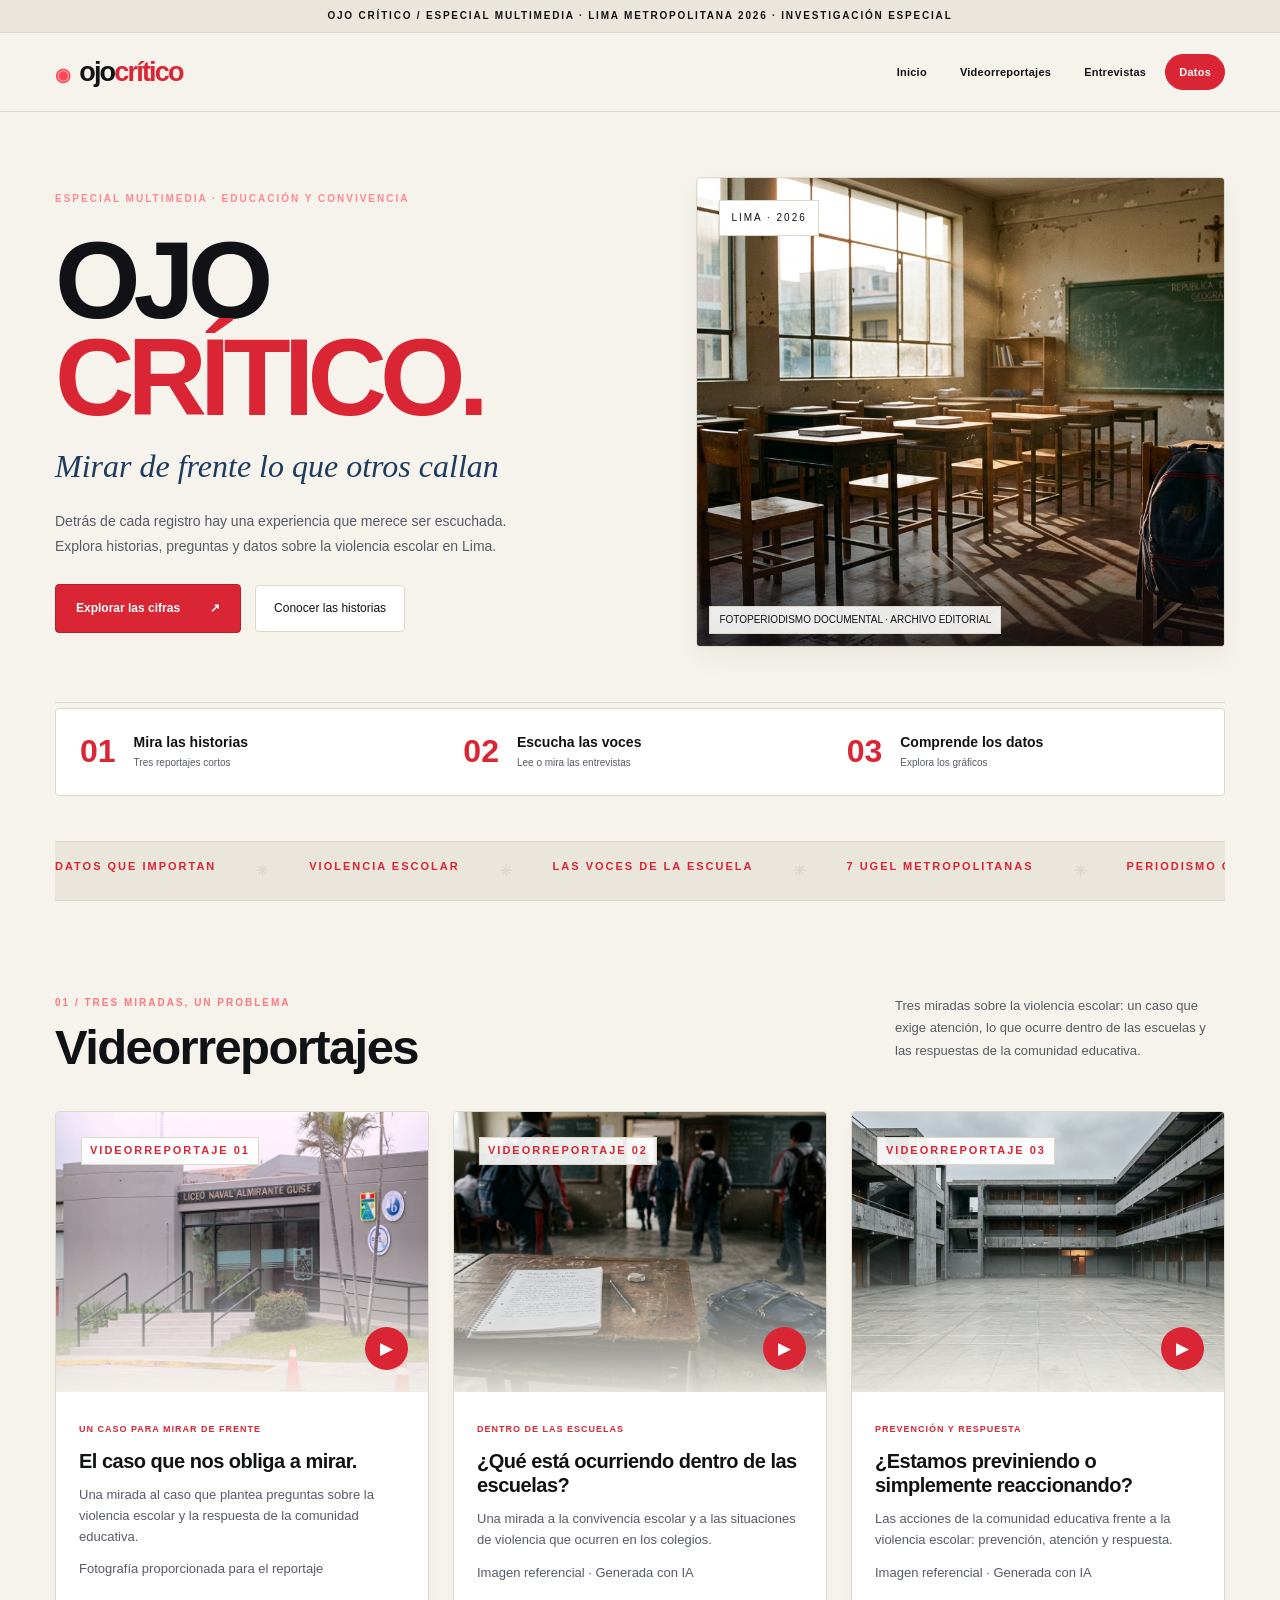
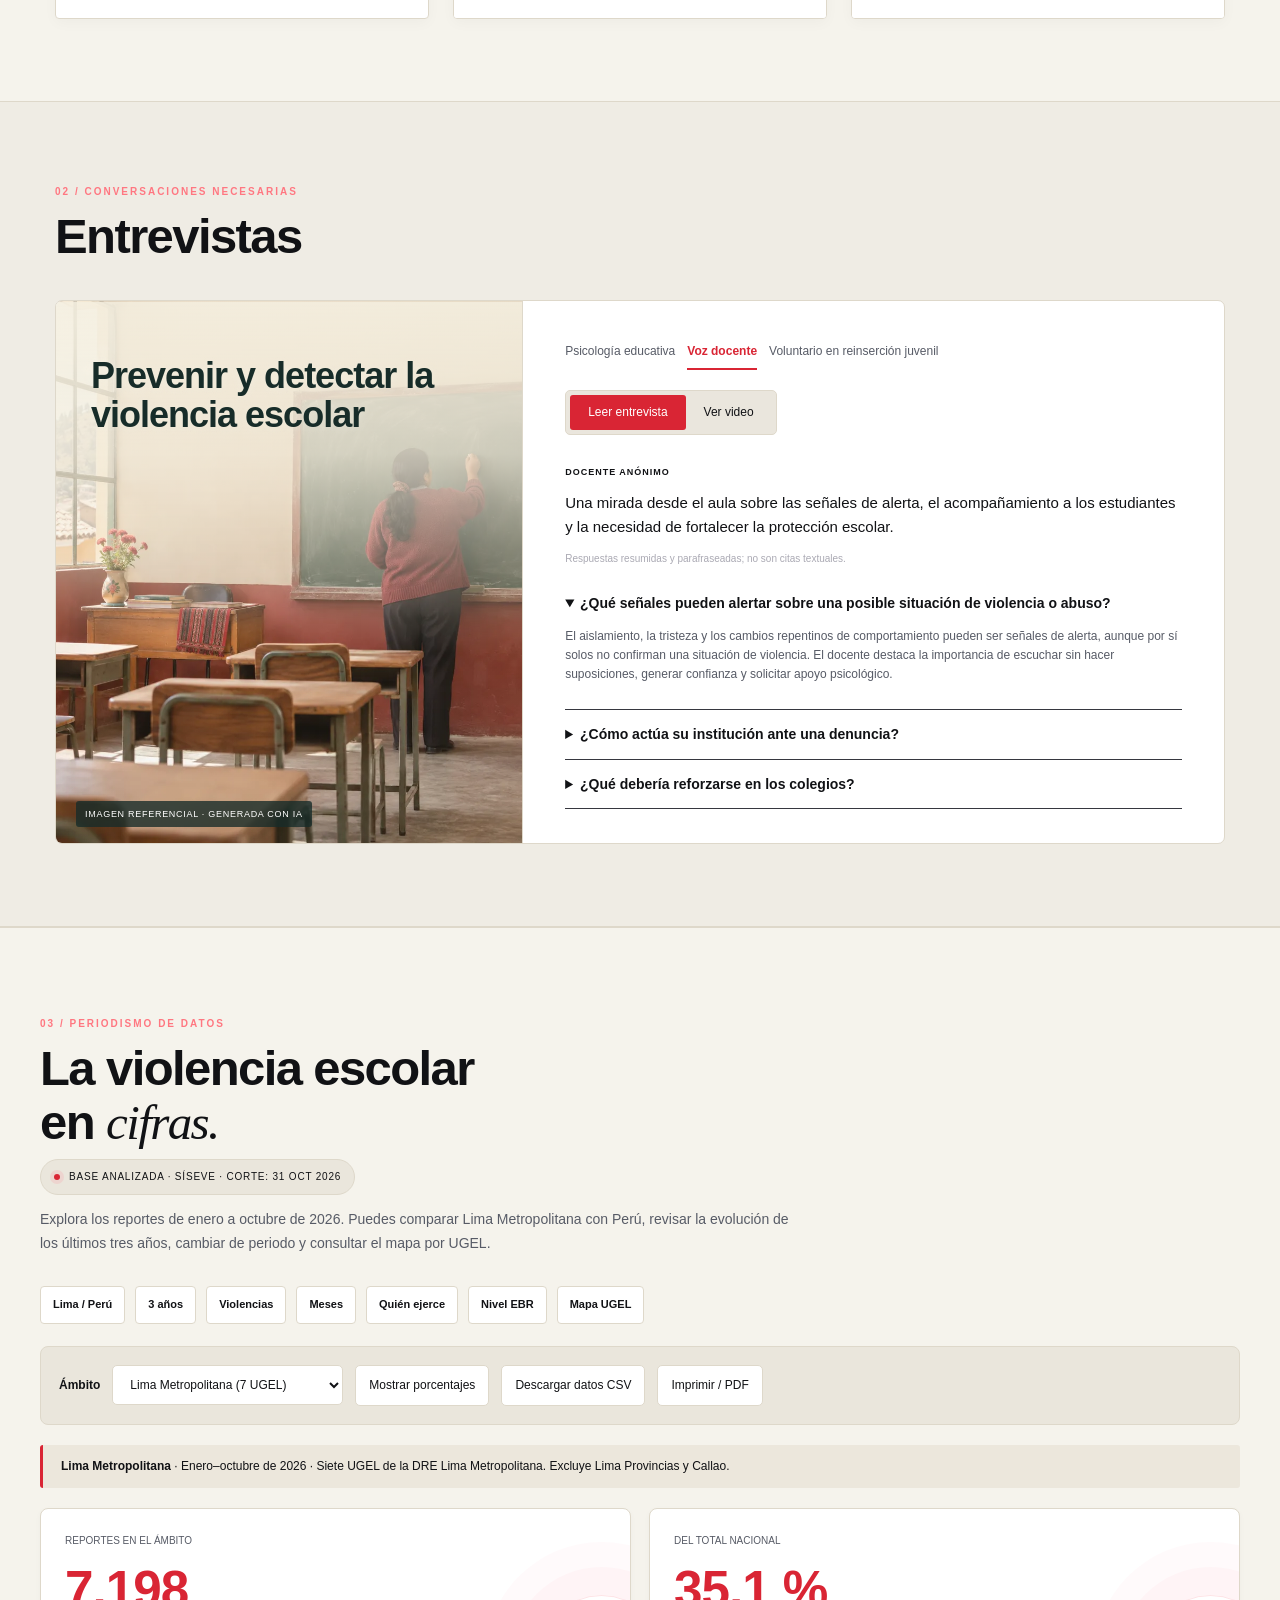
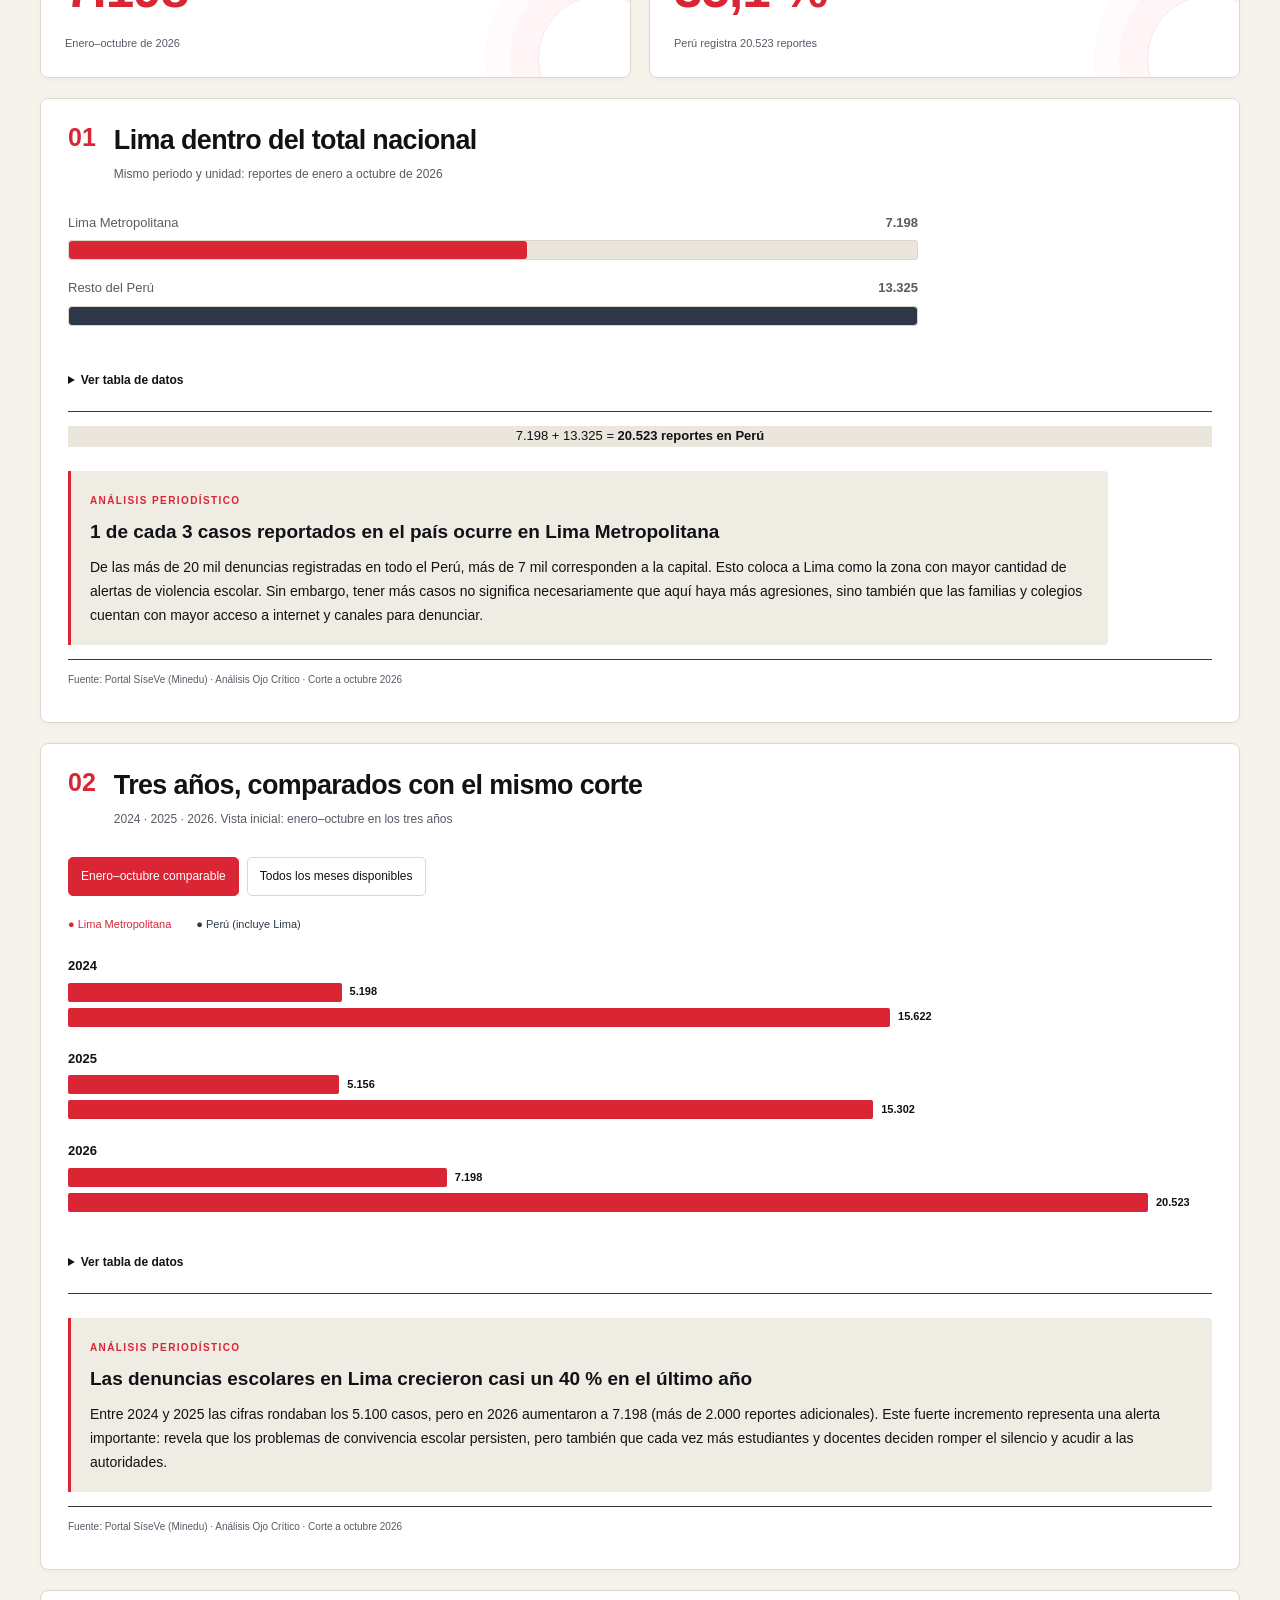
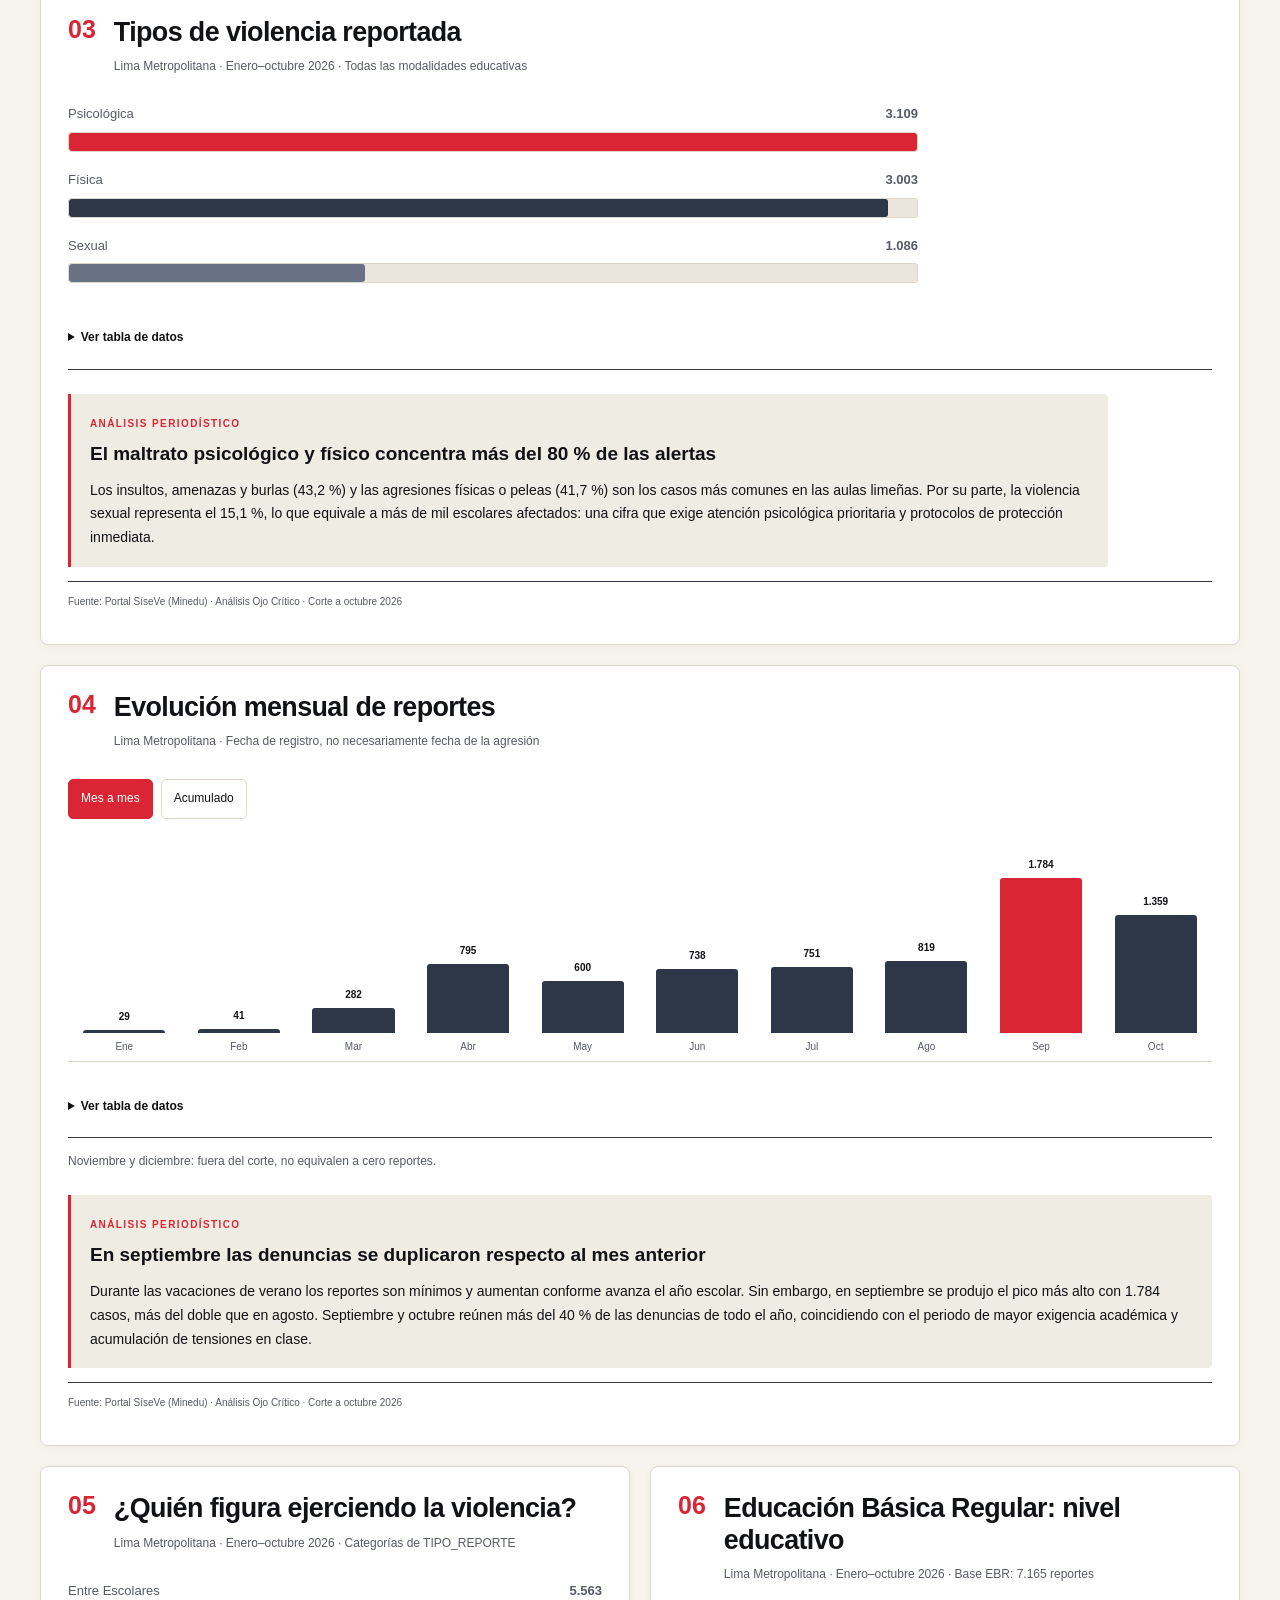
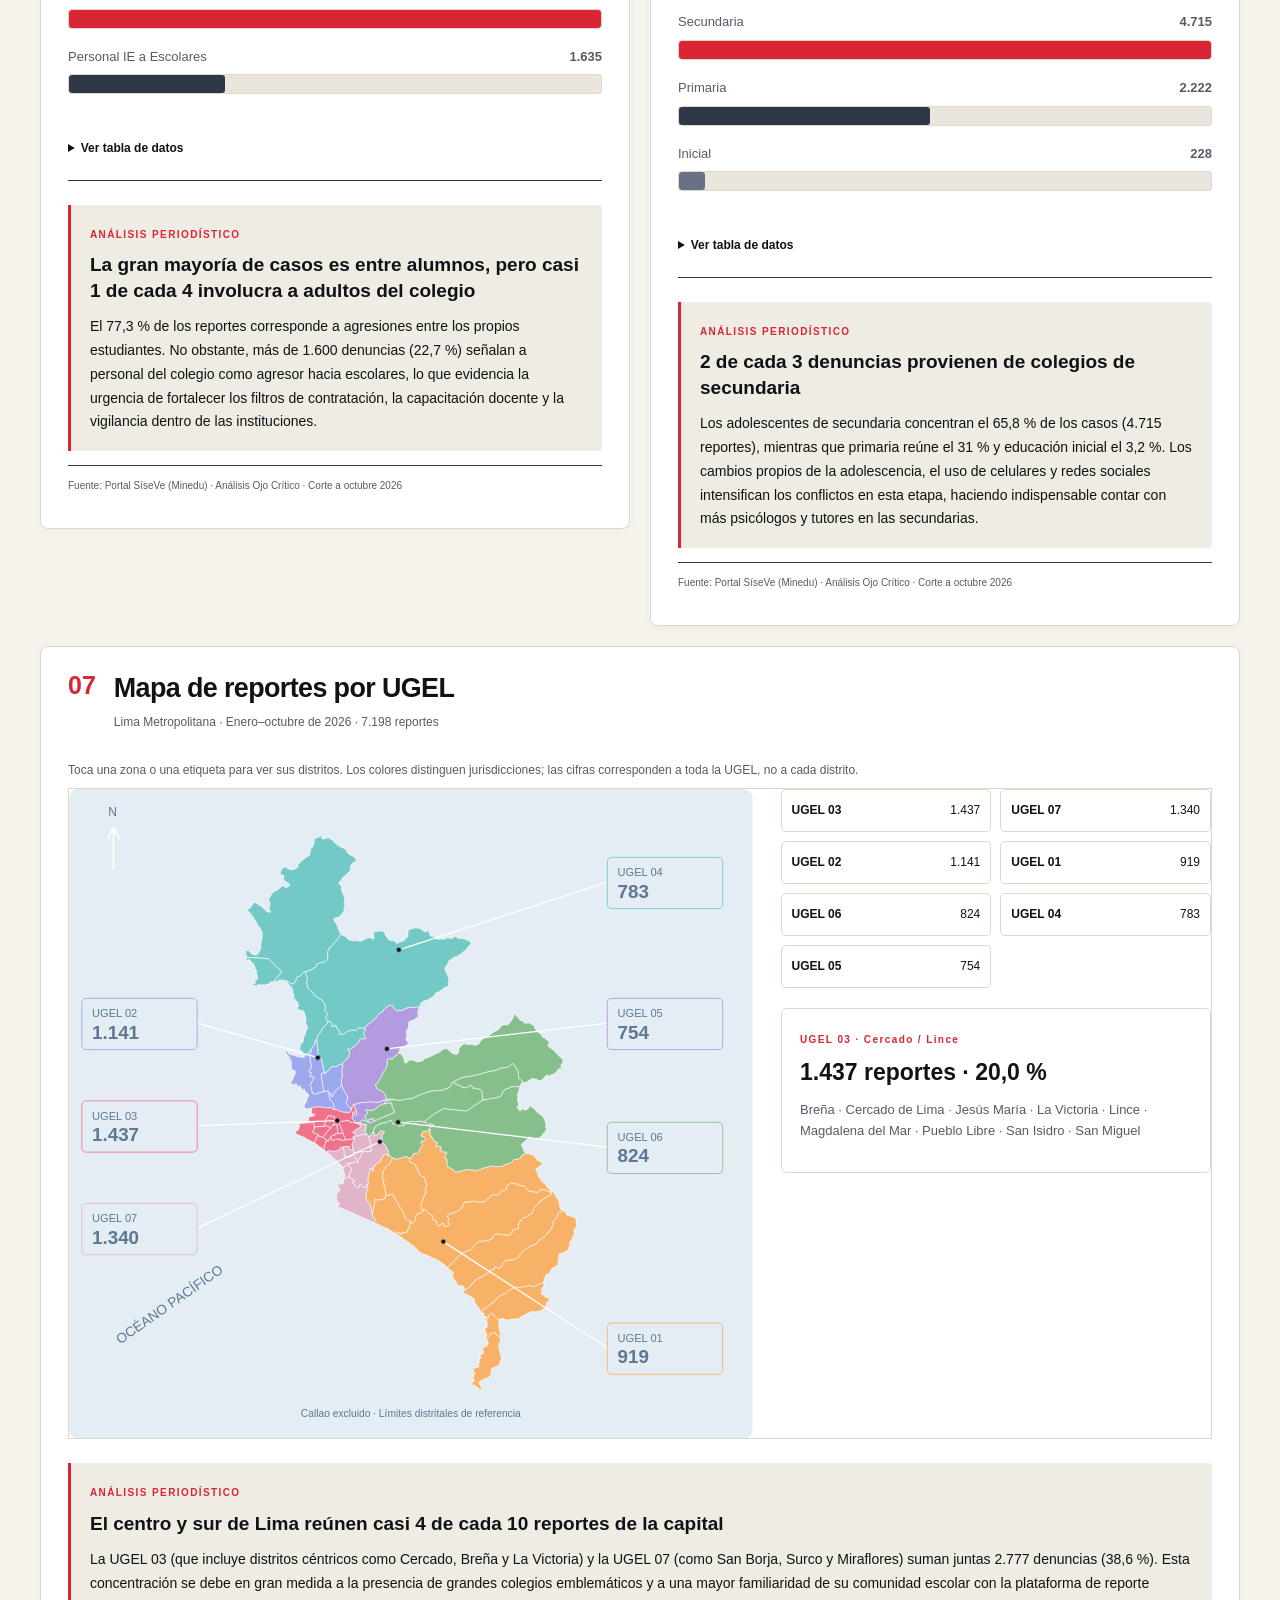
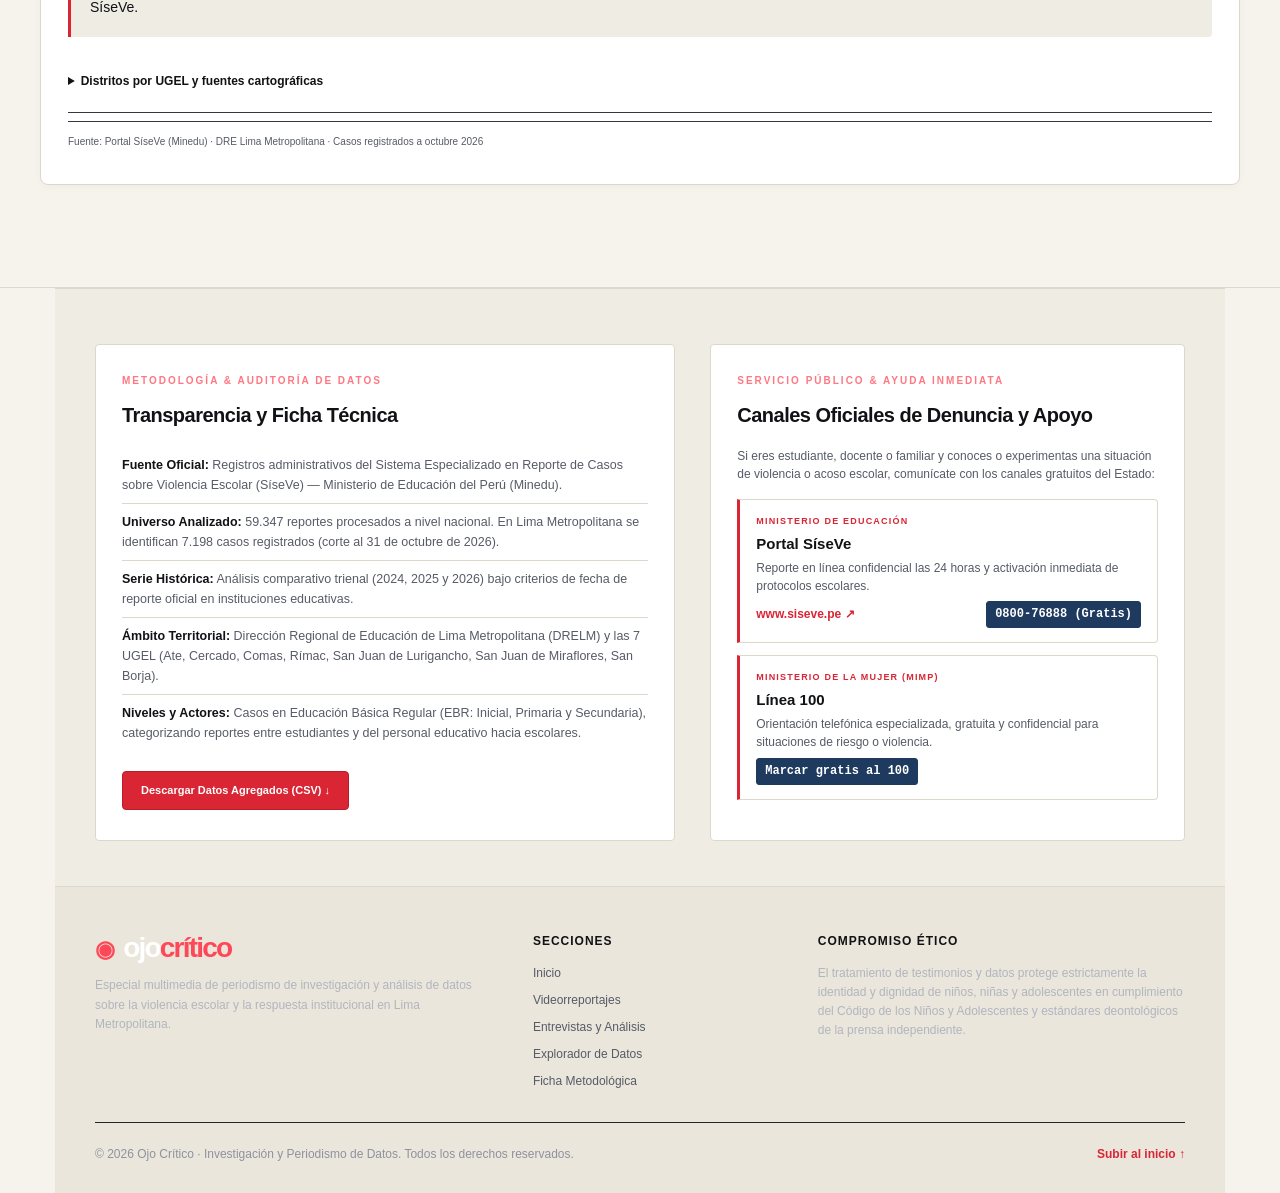
<file: index.html>
﻿<!DOCTYPE html>

<html lang="es"><head><meta charset="utf-8"/><meta content="width=device-width,initial-scale=1" name="viewport"/><title>Ojo Crítico | Violencia escolar en Lima · Especial interactivo</title><style>
:root{--bg:#f6f4ec;--ink:#172c29;--red:#db4933;--lime:#dceaa2;--line:#d7d9ce}*{box-sizing:border-box}html{scroll-behavior:smooth;scroll-padding-top:100px}body{margin:0;color:var(--ink);background:var(--bg);font:15px/1.6 Arial,sans-serif}button,a,select{touch-action:manipulation}a{color:inherit;text-decoration:none}button,select{font:inherit}button{cursor:pointer}button:focus-visible,a:focus-visible,summary:focus-visible{outline:3px solid var(--red);outline-offset:5px}.wrap{max-width:1250px;padding:0 40px;margin:auto}.banner{text-align:center;background:var(--ink);color:#fff;font-size:10px;letter-spacing:1px;padding:8px 15px}.progress{height:3px;position:fixed;top:0;left:0;width:0;background:var(--red);z-index:30}header{background:var(--bg);position:sticky;top:0;z-index:10;border-bottom:1px solid var(--line)}.head{height:86px;display:flex;align-items:center;gap:35px}.logo{font:bold 36px Georgia,serif;letter-spacing:-2px;margin-right:auto;white-space:nowrap}.logo span{color:var(--red)}.logo i{font-style:normal;color:var(--red);font-size:28px;margin-right:10px}nav{display:flex;gap:26px;font-size:12px;font-weight:bold}.motion{border:1px solid var(--line);border-radius:30px;background:transparent;padding:8px 12px;font-size:10px}.hero{padding:55px 0 45px;display:grid;grid-template-columns:1.1fr 1fr;gap:50px;align-items:center}.eyebrow{font-size:10px;font-weight:bold;text-transform:uppercase;letter-spacing:2px;color:var(--red)}h1{font-size:clamp(48px,5.9vw,78px);line-height:1.01;letter-spacing:-4px;font-weight:800;margin:22px 0}h1 em{font:italic 1.05em Georgia,serif;color:var(--red);letter-spacing:-4px}.lead{font-size:17px;line-height:1.7;max-width:470px;color:#52615a}.button{display:inline-flex;gap:30px;align-items:center;background:var(--red);color:#fff;border:0;border-radius:4px;padding:14px 20px;font-size:12px;font-weight:bold}.hero .button{margin:15px 0 20px}.mini{font-size:10px;color:#65736b;line-height:1.6}.art{position:relative;border-radius:120px 5px 5px 5px;background:#ced6bd;overflow:hidden;height:430px}.art svg{width:100%;height:100%;object-fit:cover}.art-label{position:absolute;bottom:22px;left:22px;right:22px;color:white;font-size:10px}.float{position:absolute;top:40px;right:20px;max-width:190px;padding:18px 22px;background:var(--lime);border-radius:4px;transform:rotate(5deg);font-size:21px;font-weight:bold;line-height:1.15;animation:float 5s ease-in-out infinite}.float span{font-size:10px;display:block;margin-top:12px;letter-spacing:1px}.route{display:grid;grid-template-columns:repeat(3,1fr);border-block:1px solid var(--ink);padding:20px 0;gap:30px}.route a{display:flex;gap:18px;align-items:center;font-size:12px}.route b{font:italic 32px Georgia,serif;color:var(--red)}.route strong{display:block;font-size:14px}.route small{color:#647068}.section{padding:66px 0}.section-top{display:flex;align-items:end;justify-content:space-between;gap:30px;margin-bottom:30px}h2{font-size:43px;line-height:1.09;letter-spacing:-1.6px;margin:10px 0 0}h2 em{font-family:Georgia,serif;font-weight:normal}p{margin:12px 0}.section-top p{max-width:330px;font-size:13px;color:#617067}.cards{display:grid;grid-template-columns:repeat(3,1fr);gap:24px}.film{border:1px solid var(--line);border-radius:6px;overflow:hidden;background:#fffdf7}.poster{height:230px;position:relative;overflow:hidden;padding:25px;background:#d9e6b1;color:var(--ink);display:flex;flex-direction:column;justify-content:space-between}.poster .num{font-size:11px;letter-spacing:2px;font-weight:bold}.poster strong{font-size:35px;line-height:1;letter-spacing:-1.5px;position:relative;z-index:2}.poster .symbol{position:absolute;right:12px;top:27px;font-size:140px;line-height:1;color:#65815233;font-weight:bold}.poster.orange{background:#edb49c}.poster.green{background:#294a41;color:#f1f3df}.play{border:0;border-radius:50%;width:43px;height:43px;background:var(--ink);color:#fff;position:absolute;right:20px;bottom:22px;z-index:3;font-size:17px}.green .play{background:var(--lime);color:var(--ink)}.film-body{padding:23px}.film h3{font-size:20px;line-height:1.2;letter-spacing:-.5px;margin:10px 0}.film p{font-size:13px;color:#657269}.tag{font-size:9px;letter-spacing:1px;text-transform:uppercase;font-weight:bold}.film .link{border:0;background:none;color:var(--ink);padding:15px 0 0;font-size:12px;font-weight:bold}.film:hover .symbol{transform:rotate(-8deg) scale(1.07);transition:transform .4s}.explainer{display:flex;align-items:center;justify-content:space-between;gap:30px;background:var(--lime);padding:26px 30px;margin-top:26px;border-radius:6px}.explainer strong{font-size:18px}.explainer p{font-size:12px;margin:4px 0}.steps{display:flex;gap:12px;flex-wrap:wrap}.steps span{font-size:11px;border:1px solid #81905d;padding:7px 12px;border-radius:30px}.interview-section{background:#eaece2}.interview{display:grid;grid-template-columns:.8fr 1.2fr;gap:0;background:var(--bg);border:1px solid var(--line);border-radius:7px;overflow:hidden}.interview-art{background:#d2d9c3;min-height:380px;padding:35px;display:flex;flex-direction:column;justify-content:space-between;position:relative;overflow:hidden}.quote{font:230px/.8 Georgia,serif;color:#6e8261;opacity:.5;position:absolute;top:70px;right:35px}.interview-art h3{font-size:36px;line-height:1.1;position:relative;max-width:290px;letter-spacing:-1px}.interview-main{padding:30px 36px}.person-tabs{display:flex;gap:12px;margin-bottom:20px;flex-wrap:wrap}.person-tabs button{background:none;border:0;border-bottom:2px solid transparent;padding:7px 0;color:#657269;font-size:12px}.person-tabs button[aria-pressed=true]{border-color:var(--red);color:var(--ink);font-weight:bold}.format{display:inline-flex;background:#e5e8dc;border-radius:5px;padding:4px;margin-bottom:18px}.format button{border:0;background:none;padding:8px 18px;font-size:12px;border-radius:3px}.format button[aria-pressed=true]{background:var(--ink);color:white}details{border-bottom:1px solid var(--line);padding:13px 0}summary{cursor:pointer;font-size:14px;font-weight:bold}details p{font-size:12px;color:#617067}.videohold{min-height:190px;background:#243f35;border-radius:5px;display:flex;align-items:center;justify-content:center;flex-direction:column;color:white;text-align:center;padding:20px}.videohold span{font-size:36px;color:var(--lime)}.videohold p{font-size:12px;max-width:290px}.data{background:var(--ink);color:#f5f4eb;padding:65px 0}.data .eyebrow{color:var(--lime)}.data .section-top p{color:#bbc6bd}.demo{color:#eed9b3;border:1px solid #677569;display:inline-block;padding:6px 10px;font-size:10px;border-radius:3px}.dashboard{display:grid;grid-template-columns:.65fr 1.35fr;gap:40px;margin-top:25px}.metric{border-right:1px solid #536458;padding-right:30px}.big{font-size:94px;font-weight:bold;line-height:1.2;letter-spacing:-5px;color:var(--lime)}.metric h3{font-size:18px;margin:0}.metric p{color:#b7c2b8;font-size:12px}.chart-controls{display:flex;justify-content:space-between;gap:15px;align-items:center;margin-bottom:25px;flex-wrap:wrap}.chart-controls .format{margin:0;background:#2c453c}.chart-controls .format button{color:white}.chart-controls .format button[aria-pressed=true]{background:var(--lime);color:var(--ink)}.barrow{margin-bottom:24px}.barlabel{display:flex;justify-content:space-between;font-size:12px;margin-bottom:8px}.track{height:23px;background:#30473e;border-radius:3px;overflow:hidden}.bar{height:100%;width:0;background:var(--lime);border-radius:3px;transition:width 900ms cubic-bezier(.2,.8,.2,1)}.barrow:nth-child(2) .bar{background:#e89c7c}.barrow:nth-child(3) .bar{background:#aebcaf}.chartnote{font-size:11px;color:#bbc5bb;border-top:1px solid #536458;padding-top:16px}.method{margin-top:25px;color:#c7cec2}.method summary{font-size:12px}.method p{color:#c7cec2;max-width:850px;font-size:12px}.closing{display:grid;grid-template-columns:1fr 1fr;gap:70px;padding:55px 0}.closing p{color:#617067;font-size:14px}footer{padding:25px 0;border-top:1px solid var(--line);display:flex;justify-content:space-between;align-items:center;font-size:10px}footer .logo{font-size:28px}.reveal{opacity:1;transform:none}.js .reveal{opacity:0;transform:translateY(18px);transition:opacity .65s,transform .65s}.js .reveal.visible{opacity:1;transform:none}dialog{width:min(800px,calc(100% - 28px));border:0;padding:0;background:var(--bg);border-radius:10px;color:var(--ink)}dialog::backdrop{background:#0b1e19d9}.dialoghead{padding:16px 24px;display:flex;align-items:center;justify-content:space-between;font-size:11px}.close{background:none;border:1px solid var(--line);padding:7px 12px;border-radius:4px}.stage{min-height:330px;background:var(--ink);color:var(--lime);display:flex;flex-direction:column;justify-content:center;align-items:center;text-align:center;padding:35px;position:relative;overflow:hidden}.stage small{letter-spacing:2px;font-size:10px}.stage h3{font-size:48px;line-height:1.05;max-width:620px;margin:24px 0;letter-spacing:-1.5px}.stage p{font-size:15px;color:#d2dac9;max-width:480px}.stage:before{content:'';position:absolute;width:220px;height:220px;border:1px solid #dceaa233;border-radius:50%;left:-100px;top:-70px;animation:ring 6s linear infinite}.stage.swap h3{animation:enter .5s both}.story-controls{padding:20px 24px;display:flex;justify-content:space-between;align-items:center;gap:12px}.story-controls button{border:1px solid var(--line);padding:8px 15px;background:transparent;border-radius:4px;font-size:12px}.story-controls button:disabled{opacity:.35;cursor:default}.dialog-note{padding:0 24px 20px;font-size:11px;color:#617067}.paused *, .paused *:before{animation-play-state:paused!important}.paused{scroll-behavior:auto}.paused .bar,.paused .reveal{transition:none!important}@keyframes float{50%{transform:translateY(-9px) rotate(3deg)}}@keyframes ring{50%{transform:scale(1.5)}}@keyframes enter{from{opacity:0;transform:translateY(25px)}to{opacity:1;transform:none}}@media(prefers-reduced-motion:reduce){html{scroll-behavior:auto}*,*:before{animation:none!important;transition:none!important}.js .reveal{opacity:1;transform:none}}@media(max-width:800px){.wrap{padding:0 22px}.head{height:auto;min-height:75px;flex-wrap:wrap;gap:10px;padding-top:12px;padding-bottom:12px}.logo{font-size:30px}nav{order:3;width:100%;justify-content:space-between;gap:12px;font-size:11px}.motion{font-size:9px}.hero{grid-template-columns:1fr;padding:32px 0;gap:20px}h1{font-size:57px;letter-spacing:-3px}.hero .lead{font-size:15px}.art{height:300px;border-radius:70px 4px 4px 4px}.float{top:20px;max-width:165px;font-size:18px}.route{gap:12px}.route a{display:block}.route b{font-size:24px}.route strong{font-size:12px}.route small{font-size:9px}.section{padding:42px 0}.section-top{display:block}h2{font-size:34px}.cards,.interview,.dashboard,.closing{grid-template-columns:1fr}.cards{gap:22px}.poster{height:220px}.explainer{display:block;padding:22px}.steps{margin-top:15px}.interview-art{min-height:210px;padding:25px}.interview-art h3{font-size:31px;margin:15px 0}.quote{top:15px}.interview-main{padding:24px}.dashboard{gap:25px}.metric{border-right:0;border-bottom:1px solid #536458;padding-bottom:20px}.big{font-size:72px}.data{padding:42px 0}.closing{gap:10px;padding:35px 0}.stage{min-height:300px;padding:25px}.stage h3{font-size:35px}.story-controls{padding:16px;gap:7px}.story-controls button{font-size:10px;padding:8px}footer{gap:20px}.banner{font-size:9px}}

/* Sistema Visual: negro carbón, grises fríos y rojo intenso */
:root{--bg:#101115;--ink:#f2f0ec;--red:#ff4857;--lime:#f24b59;--line:#36373f}
body{background:#121316}
header{background:#101115f5}.banner{background:#08090c;color:#b8b7bf;border-bottom:1px solid #34343c}.motion{color:#dfdde3}.logo{font-family:Arial,sans-serif;font-weight:800;letter-spacing:-1.8px}.logo i{font-size:23px}
.hero{padding:65px 0 55px;gap:60px}h1{font-size:clamp(76px,8.6vw,118px);letter-spacing:-7px;line-height:.88;text-transform:uppercase;margin:25px 0 30px}h1>span{color:var(--red)}h1 .brand-period{color:#f2f0ec}.lead{color:#c1bfc6;font-size:16px}.mini,.route small{color:#aaa9b3}.eyebrow{color:#ff7781}.button{background:#d72c3d;border:1px solid #f45161}.button:hover{background:#ef3b4c}
.art{border-radius:3px;height:450px;background:#23232b;border:1px solid #52505b;box-shadow:20px 20px 0 #571c251f}.art:after{content:'';position:absolute;inset:0;background:linear-gradient(180deg,transparent 45%,#0a0a0eb5);pointer-events:none}.art-label{z-index:1;color:#e0dfe5}.route{border-color:#5a3c43}.route b{font-family:Arial,sans-serif;font-style:normal;font-weight:800}.section-top p{color:#b7b5bf}
.film{background:#1b1c22;border-color:#3b3942;border-radius:3px}.poster{background:#1A1B20;color:#fff}.poster.orange{background:#1A1B20;color:#fff}.poster.green{background:#1A1B20;color:#fff}.poster .symbol{color:#ffffff19}.play,.green .play{background:#ee3c4f;color:#fff;box-shadow:0 0 0 7px #ffffff0a}.film p{color:#b7b5c0}.film .tag{color:#ff8790}.film .link{color:#f2f0ec}.film:hover{border-color:#b74957}.explainer{background:#23181f;border:1px solid #72333e;color:#ece8ed}.steps span{border-color:#86505a;color:#e3d8de}
.interview-section{background:#18191f;border-block:1px solid #34343d}.interview{background:#202127;border-color:#41404a}.interview-art{background:#1E2027;color:#fff}.quote{color:#aa5062}.person-tabs button{color:#bdb8c4}.person-tabs button[aria-pressed=true]{color:#fff}.format{background:#32323d}.format button{color:#ccc8d3}.format button[aria-pressed=true]{background:#ce3044;color:#fff}details p{color:#b8b5c1}.videohold{background:#111217;border:1px solid #48434f}.videohold span{color:#ff6574}
.data{background:#121316;color:#f5f2f4;border-block:1px solid #4c2b36}.data .eyebrow{color:#ff7781}.data .section-top p{color:#bdb8c4}.demo{color:#e5c8ce;border-color:#66434f;background:#351d2722}.metric{border-color:#5a3a47}.big{color:#ff5465}.metric p,.chartnote,.method,.method p{color:#bfb8c6}.chartnote{border-color:#5a3a47}.chart-controls .format{background:#332831}.chart-controls .format button[aria-pressed=true]{background:#d32e45;color:#fff}.track{background:#382a34}.bar{background:#ed4359}.barrow:nth-child(2) .bar{background:#b8869d}.barrow:nth-child(3) .bar{background:#92919e}.closing p{color:#b5b2be}footer{color:#aca8b4}
dialog{background:#202027;color:#eeeaf1;border:1px solid #5d3f4c}.close,.story-controls button{color:#efebf2;border-color:#65505d}.dialog-note{color:#b7b2bf}.stage{background:#17181D;color:#ff596e}.stage p{color:#cdc5d4}.stage:before{border-color:#fa4c6d44}.stage small{color:#c7bfce}
@media(max-width:800px){.hero{padding:35px 0;gap:28px}h1{font-size:clamp(68px,18vw,100px);letter-spacing:-4px}.art{height:320px}.metric{border-bottom-color:#5a3a47}.head{gap:12px}.logo{font-size:28px}}
:root{}
.art{background-image:var(--school-photo-0);background-size:cover;background-position:35% center;min-height:450px}.art:after{background:linear-gradient(180deg,transparent 65%,#0a0a0ec9)}
.poster.photo-classroom{background:#1A1B20}
.poster.orange{background:#1A1B20}
.poster.green{background:#1A1B20}
.poster{background-size:cover;background-position:center;min-height:250px}.poster .num{position:relative;z-index:2;align-self:flex-start;background:#101015b8;padding:5px 9px;border-left:2px solid #ff4857}.poster strong{text-shadow:0 2px 14px #000;color:white}.art-label{background:#0a0a0e85;left:12px;right:auto;max-width:calc(100% - 24px);padding:5px 9px;bottom:12px}
@media(max-width:800px){.art{min-height:310px;height:310px;background-position:center}.poster{min-height:240px}.art-label{font-size:9px}}

/* Compatibility: content remains visible without JS or observers. */
.scene-photo{position:absolute;inset:0;width:100%;height:100%;object-fit:cover;display:block;z-index:0}
.art .scene-photo{object-position:35% center}.art:after{z-index:1}.art-label{z-index:2}
.poster{isolation:isolate}.poster:after{content:"";position:absolute;inset:0;background:linear-gradient(180deg,#08090d33,transparent 30%,#08090de0);z-index:1;pointer-events:none}.poster .num,.poster strong{z-index:2}.poster .play{z-index:3}
.js .reveal,.js .reveal.visible{opacity:1;transform:none}.film .scene-photo{animation:photo-drift 9s ease-in-out infinite alternate}.film:nth-child(2) .scene-photo{animation-delay:-3s}.film:nth-child(3) .scene-photo{animation-delay:-6s}
@keyframes photo-drift{from{transform:scale(1)}to{transform:scale(1.07)}}
.motion-preview{margin-top:25px;border:1px solid #73414f;background:#17121a;min-height:130px;padding:25px;position:relative;overflow:hidden}.motion-preview small{display:block;color:#c8aeb8;font-size:10px;letter-spacing:1px}.motion-preview strong{display:inline-block;color:#ff5c70;font-size:30px;line-height:1.15;margin-top:12px;animation:type-drift 4s ease-in-out infinite alternate}.motion-preview p{font-size:11px;color:#bdb4c2;margin-bottom:0}@keyframes type-drift{from{transform:translateX(0);letter-spacing:-1px}to{transform:translateX(10px);letter-spacing:1px}}
@media(prefers-reduced-motion:reduce){.film .scene-photo,.motion-preview strong{animation:none}}
.slogan{font-family:Georgia,serif;font-style:italic;font-size:clamp(20px,2.1vw,27px);line-height:1.35;color:#f2d5da;margin:0 0 24px;max-width:480px}.hero h1{margin-bottom:20px}
/* Embedded explorer chart styles with namespace */
#dataExplorer, #dataExplorer *{box-sizing:border-box}
#dataExplorer .wrap{max-width:1100px;margin:auto;padding:40px 28px}
#dataExplorer header{border-bottom:1px solid #3b3744;padding-bottom:28px}
#dataExplorer .brand{font-size:20px;font-weight:bold;letter-spacing:-.7px;color:#ff6578}
#dataExplorer .brand span{color:#f4f1f3}
#dataExplorer .eyebrow,#dataExplorer .label{font-size:10px;letter-spacing:1.4px;font-weight:bold;color:#ed8d9d}
#dataExplorer h1{font-size:clamp(34px,5vw,57px);line-height:1.08;letter-spacing:-2px;margin:16px 0}
#dataExplorer h2{font-size:25px;line-height:1.2;margin:0 0 8px;letter-spacing:-.5px}
#dataExplorer h3{font-size:20px;line-height:1.35;margin:8px 0}
#dataExplorer .intro{max-width:780px;color:#bfc0cd}
#dataExplorer .toolbar{display:flex;gap:12px;flex-wrap:wrap;align-items:center;background:#20212a;padding:17px;margin:26px 0;border:1px solid #41404a;border-radius:8px}
#dataExplorer .toolbar label{font-size:12px}
#dataExplorer select,#dataExplorer button{background:#2a2936;border:1px solid #6b606e;color:#fff;padding:9px 12px;border-radius:5px;cursor:pointer;font:inherit;font-size:12px}
#dataExplorer button.active{background:#b52b45;border-color:#ff6578}
#dataExplorer button:focus-visible,#dataExplorer select:focus-visible,#dataExplorer a:focus-visible,#dataExplorer summary:focus-visible,#dataExplorer .baritem:focus-visible{outline:3px solid #c5cce5;outline-offset:3px}
#dataExplorer .scope-note{font-size:12px;color:#c1bfca;border-left:3px solid #ff6578;padding:8px 14px}
#dataExplorer .kpis{display:grid;grid-template-columns:repeat(2,1fr);gap:16px;margin:24px 0}
#dataExplorer .kpis>div{padding:24px;background:#241d28;border:1px solid #4e3441;border-radius:8px}
#dataExplorer .kpis small{display:block;font-size:10px;color:#d1aebb}
#dataExplorer .kpis strong{font-size:40px;display:block;color:#ff8394;letter-spacing:-1px}
#dataExplorer .kpis span{font-size:11px;color:#c3b8c5}
#dataExplorer nav{display:flex;gap:10px;flex-wrap:wrap;margin-top:22px}
#dataExplorer nav a{color:#c8c4d1;font-size:12px;text-decoration:none;border-bottom:1px solid #63535e}
#dataExplorer .card{background:#1b1d26;border:1px solid #3b3d4b;border-radius:10px;padding:30px;margin:24px 0;break-inside:avoid}
#dataExplorer .sectionhead{display:flex;gap:18px;margin-bottom:25px}
#dataExplorer .index{font-size:30px;color:#ff6578;line-height:1;font-weight:bold}
#dataExplorer .sub,#dataExplorer .caveat,#dataExplorer .source{font-size:12px;color:#b7b6c5;margin:8px 0}
#dataExplorer .source{font-size:10px;color:#9295a8;border-top:1px solid #343643;padding-top:12px}
#dataExplorer .analysis{background:#281f2b;border-left:3px solid #e75e7d;padding:20px 24px;margin:24px 0 14px}
#dataExplorer .analysis p{font-size:14px;color:#d6cbd8;margin-bottom:0}
#dataExplorer .bars{margin:25px 0}
#dataExplorer .baritem{position:relative;margin:18px 0}
#dataExplorer .barhead{display:flex;justify-content:space-between;gap:20px;font-size:13px;margin-bottom:7px}
#dataExplorer .track{height:24px;background:#31333f;border-radius:3px;overflow:hidden}
#dataExplorer .track span{display:block;height:100%;border-radius:3px;animation:grow .7s ease-out;transform-origin:left}
#dataExplorer .tip{display:none;font-size:11px;color:#f2c3d2;margin-top:5px}
#dataExplorer .baritem:hover .tip,#dataExplorer .baritem:focus .tip{display:block}
#dataExplorer .table{margin:14px 0}
#dataExplorer .scroll{overflow:auto}
#dataExplorer summary{cursor:pointer;font-size:12px;color:#c9c7d6;padding:8px 0}
#dataExplorer table{border-collapse:collapse;width:100%;font-size:12px;margin:10px 0}
#dataExplorer th,#dataExplorer td{text-align:left;border-bottom:1px solid #444654;padding:9px 12px}
#dataExplorer th{color:#e6adb9}
#dataExplorer .equation{font-size:13px;text-align:center;color:#c6c9d5}
#dataExplorer .tabs{display:flex;gap:8px;margin-bottom:20px;flex-wrap:wrap}
#dataExplorer .legend{display:flex;gap:25px;font-size:11px;margin-bottom:16px}
#dataExplorer .legend span:first-child{color:#ff8394}
#dataExplorer .legend span:last-child{color:#a8bbda}
#dataExplorer .year{margin:20px 0}
#dataExplorer .year>strong{font-size:13px}
#dataExplorer .pair{display:flex;gap:8px;align-items:center;margin:6px 0;padding-right:64px}
#dataExplorer .pair div{height:19px;flex-shrink:0;border-radius:2px}
#dataExplorer .pair b{font-size:11px;white-space:nowrap}
#dataExplorer .warning{color:#f0c685;background:#352e26;border-left:3px solid #f0c685;padding:12px;font-size:12px}
#dataExplorer .monthly{overflow-x:auto;padding-top:18px}
#dataExplorer .columns{display:flex;align-items:end;gap:12px;min-width:570px;height:205px;border-bottom:1px solid #787582;padding:0 5px}
#dataExplorer .col{flex:1;display:flex;align-items:center;flex-direction:column;justify-content:end;min-width:35px}
#dataExplorer .col span{width:80%;background:#d86a86;min-height:3px;border-radius:3px 3px 0 0;transition:background .2s}
#dataExplorer .col:hover span,#dataExplorer .col:focus span{background:#ff9aab}
#dataExplorer .col b{font-size:10px;margin-bottom:5px}
#dataExplorer .col small{font-size:10px;padding:6px 0}
#dataExplorer .empty{font-size:25px;color:#aeadba;border:1px dashed #696170;border-radius:6px;padding:30px;text-align:center}
#dataExplorer .unavailable{border-color:#72604c}
#dataExplorer li{margin:9px 0;color:#c0bfcc;font-size:13px}
#dataExplorer footer{font-size:11px;color:#aaa5b3;padding:24px 0}
@keyframes grow{from{transform:scaleX(0)}to{transform:scaleX(1)}}
#dataExplorer [hidden]{display:none!important}
@media(prefers-reduced-motion:reduce){#dataExplorer, #dataExplorer *{animation:none!important;scroll-behavior:auto!important}}
@media(max-width:650px){#dataExplorer .wrap{padding:24px 15px}
#dataExplorer .card{padding:22px 17px}
#dataExplorer .kpis{grid-template-columns:1fr;gap:10px}
#dataExplorer .kpis>div{padding:15px 20px}
#dataExplorer .kpis strong{font-size:34px}
#dataExplorer .toolbar{gap:10px}
#dataExplorer .sectionhead{gap:12px}
#dataExplorer h2{font-size:23px}
#dataExplorer .analysis{padding:16px}
#dataExplorer h3{font-size:18px}
#dataExplorer .pair{padding-right:55px}}
@media print{#dataExplorer .toolbar,#dataExplorer nav,#dataExplorer button{display:none}
#dataExplorer .wrap{max-width:none;padding:0}
#dataExplorer .card,#dataExplorer .kpis>div,#dataExplorer .analysis{background:white;border-color:#aaa;color:#111}
#dataExplorer .analysis p,#dataExplorer .sub,#dataExplorer .caveat,#dataExplorer .source,#dataExplorer li,#dataExplorer .intro,#dataExplorer .scope-note{color:#333}
#dataExplorer .card{break-inside:avoid;box-shadow:none}
#dataExplorer .monthly{overflow:visible}
#dataExplorer h1{font-size:30px}
#dataExplorer .kpis{grid-template-columns:repeat(2,1fr)}
#dataExplorer .kpis strong{color:#a42f49}
#dataExplorer details{display:block}
#dataExplorer footer{color:#333}}
#dataExplorer .map-layout{display:grid;grid-template-columns:minmax(0,1.6fr) minmax(220px,1fr);gap:22px;align-items:start}
#dataExplorer .ugelmap{width:100%;height:auto;display:block}
#dataExplorer .ugel-zone,#dataExplorer .map-label{cursor:pointer}
#dataExplorer .ugel-zone:hover path,#dataExplorer .ugel-zone.selected path{filter:brightness(1.2);stroke:#fff;stroke-width:1.7}
#dataExplorer .ugel-zone:focus,#dataExplorer .map-label:focus{outline:2px solid white}
#dataExplorer .ugel-choices{display:grid;grid-template-columns:1fr 1fr;gap:9px}
#dataExplorer .ugel-choice{border-left:4px solid var(--uc);display:flex;justify-content:space-between;gap:7px}
#dataExplorer .ugel-choice:hover,#dataExplorer .ugel-choice.selected{background:#443542}
#dataExplorer .ugel-choice span{color:#fff}
#dataExplorer .ugel-detail{margin-top:20px;padding:18px;background:#28232f;border:1px solid #645163;border-radius:6px}
#dataExplorer .ugel-detail p{font-size:13px;color:#d1c8d6}
#dataExplorer .ugel-detail h3{font-size:23px}
#dataExplorer .source a{color:#c6b4ee}
@media(max-width:800px){#dataExplorer .map-layout{grid-template-columns:1fr}
#dataExplorer .ugel-choices{grid-template-columns:repeat(2,1fr)}}
@media print{#dataExplorer .map-layout{grid-template-columns:1fr}
#dataExplorer .ugel-detail{background:white}
#dataExplorer .ugel-detail p{color:#222}}

/* OJO CRÍTICO: Edición interactiva — estética editorial + movimiento contenido */
:root{--oc-red:#ff4f64;--oc-paper:#f2f0ec;--oc-muted:#a8a9b5;--oc-bg:#101115}
html{scroll-padding-top:120px}body{background:#101115;overflow-x:hidden}
body:before{content:"";position:fixed;inset:0;z-index:-1;pointer-events:none;background:none}
.banner{letter-spacing:1.8px;text-transform:uppercase;background:#0b0c11;color:#c9b5bf}
.head{height:78px;gap:22px}.head .logo{margin-right:auto;font-size:27px}.head .logo i{font-size:18px}
.site-nav{order:unset;display:flex;align-items:center;gap:5px;flex-wrap:wrap}
.site-nav a{padding:10px 13px;border:1px solid transparent;border-radius:40px;font:600 11px/1.3 Arial,sans-serif;letter-spacing:.25px;color:#bcbcc3;transition:color .2s,border-color .2s,background .2s}
.site-nav a:hover,.site-nav a.current{background:var(--accent-red);border-color:var(--accent-red);color:#fff}
.head .motion{flex-shrink:0;border:1px solid #55505d;border-radius:24px;padding:9px 13px}
.hero{position:relative;min-height:540px;align-items:center}.hero .slogan{font-size:clamp(21px,2.5vw,32px);max-width:520px;margin:15px 0}.hero-desc{max-width:480px;color:#bfc0ca;font-size:14px;line-height:1.8;margin:20px 0 25px}
.hero .eyebrow{color:#ff8797}.hero-actions{display:flex;align-items:center;flex-wrap:wrap;gap:14px}.hero-outline{border:1px solid #70606a;padding:13px 18px;color:#d5cad1;font-size:12px;border-radius:4px;transition:background .2s}.hero-outline:hover{background:#32232b}.hero .button{margin:0}
.art{border-radius:4px;box-shadow:22px 24px 0 #8c2a3912;min-height:470px}.art:before{content:"";z-index:2;position:absolute;inset:0;border:1px solid #b97f7f19;pointer-events:none}.art .scene-photo{transition:transform 1s cubic-bezier(.2,.8,.2,1)}.art:hover .scene-photo{transform:scale(1.035)}
.art-stamp{position:absolute;top:22px;left:22px;z-index:4;background:#111318e8;color:#f8edf0;border:1px solid #fff3;font-size:10px;letter-spacing:2px;padding:9px 11px}
.route{margin-top:5px;grid-template-columns:repeat(3,minmax(0,1fr))}.route a{padding:4px 0;transition:transform .2s}.route a:hover{transform:translateX(6px)}.route b{color:var(--oc-red)}
.section{padding:82px 0}.section-top{margin-bottom:36px}h2{font-size:clamp(32px,4vw,49px)}.section-top p{line-height:1.75}
.film{transition:transform .35s,border-color .35s,box-shadow .35s;will-change:transform}.film:hover{transform:translateY(-7px);box-shadow:0 22px 45px #0003}.poster{min-height:280px}.poster strong{font-size:clamp(31px,3vw,42px)}
.film .scene-photo{animation:photo-drift 14s ease-in-out infinite alternate}.film:hover .scene-photo{animation-play-state:paused;transform:scale(1.04)}
.mini-note{margin-top:16px;font-size:11px;color:#9999a6;line-height:1.7}
.motion-preview{border-radius:4px;background:#1A1B22;min-height:160px;padding:34px}.motion-preview strong{font-size:clamp(27px,4vw,44px);font-weight:900;text-transform:uppercase;letter-spacing:-1.6px}
.motion-preview:after{content:'01  —  02  —  03';position:absolute;right:30px;bottom:25px;font-size:10px;letter-spacing:3px;color:#996a79}.motion-preview:before{display:none !important;}
.interview-section{padding:82px 0}.interview-art{min-height:410px}.interview-art h3{max-width:400px}.interview-main{padding:34px 42px}.videohold{min-height:230px}
/* Main-site live data dashboard */
.data{padding:88px 0 102px;background:#121316;border-top:1px solid #57323d;border-bottom:1px solid #57323d}
.data>.wrap{max-width:1350px}.data .section-top{margin-bottom:10px}.data .section-top p{max-width:380px}.source-chip{display:inline-flex;align-items:center;gap:9px;border:1px solid #7d3c50;background:#271920;color:#f4a3ad;padding:9px 13px;border-radius:40px;font-size:10px;letter-spacing:.8px}
.source-chip:before{content:'';display:inline-block;width:6px;height:6px;border-radius:50%;background:#ff6177;box-shadow:0 0 0 4px #ff617722}
.data-intro{max-width:770px;color:#b5b2c0;font-size:14px;line-height:1.75}
.data-index{display:flex;gap:10px;flex-wrap:wrap;margin:30px 0 22px}.data-index a{border:1px solid #423c48;background:#201d27;color:#d0c4cd;font-size:11px;padding:9px 12px;border-radius:4px;transition:background .2s,color .2s,border-color .2s}.data-index a:hover{background:#3b2430;border-color:#d25770;color:#fff}
#dataExplorer{font:14px/1.6 Arial,sans-serif;color:#f0edf4;min-width:0}
#dataExplorer .toolbar{margin:0 0 16px;border-radius:8px;padding:18px;display:flex;flex-wrap:wrap;gap:12px;background:#22202a;border:1px solid #49404d}
#dataExplorer .toolbar label{font-size:12px;color:#e3dce6;font-weight:bold}
#dataExplorer .toolbar button,#dataExplorer .toolbar select{background:#2f2835;border:1px solid #68606f;color:#fff;padding:10px 13px;border-radius:5px;font-size:12px;min-height:40px}
#dataExplorer .toolbar button:hover{background:#4e2b3e}
#dataExplorer .sub{color:#b6b2bf;line-height:1.6}
#dataExplorer #content{display:grid;grid-template-columns:repeat(2,minmax(0,1fr));gap:20px;align-items:start}
#dataExplorer #content>.scope-note,#dataExplorer #content>.kpis,#dataExplorer #g2,#dataExplorer #g4,#dataExplorer #g7,#dataExplorer #content>section.card:last-child{grid-column:1/-1}
#dataExplorer #content>.scope-note{background:#201d27;border-left:3px solid #ff6578;padding:12px 18px;margin:4px 0 0;border-radius:3px;font-size:12px;color:#d6c7d2}
#dataExplorer .kpis{margin:0;gap:18px}.kpis>div{position:relative;overflow:hidden}.kpis>div:after{content:'';position:absolute;right:-35px;bottom:-45px;width:125px;height:125px;border-radius:50%;border:1px solid #fa67772e;box-shadow:0 0 0 28px #fa67770a,0 0 0 53px #fa677708;pointer-events:none}
#dataExplorer .kpis strong{font-size:clamp(34px,4vw,56px);color:#ff7e90;font-weight:800}
#dataExplorer .card{border-radius:8px;margin:0;padding:26px 27px;background:#1a1b24;border:1px solid #393943;box-shadow:0 8px 35px #09090d19}
#dataExplorer .card:hover{border-color:#654550}
#dataExplorer .card .sectionhead{margin-bottom:20px}
#dataExplorer h2{font-size:clamp(22px,2.1vw,28px);letter-spacing:-.6px;line-height:1.16;margin:0 0 9px;color:#f7f2f5}
#dataExplorer h3{font-size:19px;color:#f4ebef;margin:8px 0}
#dataExplorer .index{font-size:25px;color:#ff687c}
#dataExplorer .baritem{margin:18px 0}.barhead{font-size:12px}
#dataExplorer .track{height:20px;background:#34323d}
#dataExplorer .bars{margin:20px 0 24px}
#dataExplorer .analysis{border-left:3px solid #fb657f;background:#2b202b;padding:17px 19px;border-radius:0 4px 4px 0}
#dataExplorer .analysis p{color:#d4c8d4;line-height:1.7}
#dataExplorer .warning{background:#302a25;color:#f3d8a8}
#dataExplorer .source{color:#a3a0b0}
#dataExplorer .table summary,#dataExplorer .method summary{color:#e8c3cc}
#dataExplorer td,#dataExplorer th{font-size:12px}
#dataExplorer .ugel-choice{padding:11px 10px}
#dataExplorer #g7 .map-layout{grid-template-columns:minmax(0,1.35fr) minmax(250px,.85fr);gap:28px}
#dataExplorer .ugelmap{max-height:700px}
#dataExplorer .ugel-detail{border-radius:6px}
#dataExplorer .col{outline-offset:3px}
#dataExplorer .chart-context{margin-bottom:15px}
/* Motion system — viewport reveals, bar fills, ticker, transitions */
.reveal{opacity:1!important;transform:none!important}
.js .reveal{opacity:0!important;transform:translateY(28px)!important;transition:transform .75s cubic-bezier(.2,.75,.18,1),opacity .75s!important}
.js .reveal.visible{opacity:1!important;transform:translateY(0)!important}
.js #dataExplorer .card{opacity:0;transform:translateY(26px);transition:opacity .65s ease,transform .65s ease,border-color .25s}
.js #dataExplorer .card.in-view{opacity:1;transform:translateY(0)}
.js #dataExplorer .card .track span{transform:scaleX(0);transform-origin:left;animation:none;transition:transform 1.15s cubic-bezier(.18,.8,.2,1)}
.js #dataExplorer .card.in-view .track span{transform:scaleX(1)}
.js #dataExplorer .year .pair div{transform:scaleX(0);transform-origin:left;transition:transform 1.2s cubic-bezier(.2,.8,.2,1)}
.js #dataExplorer .card.in-view .year .pair div{transform:scaleX(1)}
.js #dataExplorer .col span{transform:scaleY(0);transform-origin:bottom;transition:transform .9s cubic-bezier(.18,.8,.2,1)}
.js #dataExplorer .card.in-view .col span{transform:scaleY(1)}
.js #dataExplorer .map-layout{animation:oc-fade 1s ease both}
.js .paused #dataExplorer .card,.js .paused .reveal{opacity:1!important;transform:none!important;transition:none!important}
.js .paused #dataExplorer .card .track span,.js .paused #dataExplorer .pair div,.js .paused #dataExplorer .col span{transform:none!important;transition:none!important}
.scrolling-ticker{position:relative;overflow:hidden;border-block:1px solid #4b313a;margin-top:45px;color:#f87f8d;white-space:nowrap;padding:17px 0}
.scrolling-ticker-inner{display:flex;width:max-content;gap:40px;animation:oc-marquee 30s linear infinite}
.scrolling-ticker span{font:700 11px/1.4 Arial,sans-serif;letter-spacing:2px}
.scrolling-ticker b{color:#655963}
@keyframes oc-marquee{to{transform:translateX(-50%)}}@keyframes oc-orbit{50%{transform:scale(1.3)}}@keyframes oc-fade{from{opacity:.4}to{opacity:1}}
html.paused .scrolling-ticker-inner,html.paused .motion-preview:before,html.paused .film .scene-photo{animation-play-state:paused!important}
@media(max-width:1100px){#dataExplorer #content{grid-template-columns:1fr}#dataExplorer #content>section{grid-column:1/-1}#dataExplorer #g7 .map-layout{grid-template-columns:1fr 1fr}.site-nav a{padding:10px 9px}}
@media(max-width:800px){.head{height:auto;gap:9px;padding:13px 0}.head .logo{font-size:25px}.site-nav{order:3;width:100%;justify-content:space-between;flex-wrap:nowrap;gap:4px;overflow:auto}.site-nav a{white-space:nowrap;font-size:10px;padding:10px 9px}.head .motion{font-size:10px;padding:8px 10px}.hero{min-height:0;padding:48px 0 40px;gap:30px}.hero h1{font-size:clamp(67px,17vw,105px)}.hero-desc{font-size:13px}.hero-actions{gap:12px}.art{min-height:310px}.section,.interview-section,.data{padding:58px 0}.route{gap:15px}.route b{font-size:23px}.data-index{gap:8px}.data-index a{font-size:10px}.film:hover{transform:none}#dataExplorer #g7 .map-layout{grid-template-columns:1fr}#dataExplorer #content{display:block}#dataExplorer #content>*{margin-bottom:17px}#dataExplorer .kpis{grid-template-columns:1fr}#dataExplorer .card{padding:22px 17px}#dataExplorer .kpis>div{padding:16px 19px}#dataExplorer .kpis strong{font-size:40px}#dataExplorer h2{font-size:23px}}
@media(max-width:420px){.wrap{padding:0 16px}.site-nav a{font-size:10px;padding:9px 8px}.head .logo{font-size:23px}.hero h1{font-size:66px}.hero-outline{padding:12px}.art{height:290px;min-height:290px}.route{gap:6px}.route a{font-size:11px}.route small{font-size:9px}.data-index a{font-size:10px;padding:8px 9px}#dataExplorer .toolbar{padding:13px}#dataExplorer .toolbar select{max-width:100%}#dataExplorer .ugel-choices{grid-template-columns:1fr 1fr}}
@media(prefers-reduced-motion:reduce){.js .reveal,.js #dataExplorer .card{opacity:1!important;transform:none!important;transition:none!important}.js #dataExplorer .card .track span,.js #dataExplorer .pair div,.js #dataExplorer .col span{transform:none!important;transition:none!important}.scrolling-ticker-inner{animation:none!important}}
@media print{.site-nav,.scrolling-ticker,.head .motion,.motion-preview{display:none!important}.js .reveal,.js #dataExplorer .card{opacity:1!important;transform:none!important}}

#dataExplorer #g1,#dataExplorer #g3{grid-column:1/-1}
#dataExplorer #g1 .bars,#dataExplorer #g3 .bars{max-width:850px}
#dataExplorer #g1 .analysis,#dataExplorer #g3 .analysis{max-width:1040px}

/* === MOTION GRAPHICS & TOUCH INTERACTIVITY (OJO CRÍTICO 2.0) === */
.js #dataExplorer .card {
  transition: transform 0.4s cubic-bezier(0.16, 1, 0.3, 1), box-shadow 0.4s ease, border-color 0.3s ease !important;
}
.js #dataExplorer .card:hover {
  border-color: #ff3b5388 !important;
  box-shadow: 0 12px 36px rgba(255, 59, 83, 0.08), 0 0 0 1px rgba(255, 59, 83, 0.2) !important;
}
/* Bar interactive motion */
#dataExplorer .track {
  cursor: pointer;
  position: relative;
  transition: transform 0.25s cubic-bezier(0.34, 1.56, 0.64, 1), filter 0.25s ease, opacity 0.25s ease !important;
  transform-origin: left center;
}
#dataExplorer .track:hover, #dataExplorer .track:active {
  transform: scaleY(1.3) scaleX(1.02);
  filter: drop-shadow(0 0 12px rgba(255, 75, 98, 0.65)) brightness(1.15);
  z-index: 5;
}
#dataExplorer .bars:hover .track:not(:hover) {
  opacity: 0.45;
}
/* Year pairs and columns */
#dataExplorer .year .pair div {
  cursor: pointer;
  transition: transform 0.25s cubic-bezier(0.34, 1.56, 0.64, 1), filter 0.25s ease !important;
  transform-origin: left center;
}
#dataExplorer .year .pair div:hover, #dataExplorer .year .pair div:active {
  transform: scaleY(1.25) scaleX(1.03);
  filter: drop-shadow(0 0 10px rgba(255, 75, 98, 0.7)) brightness(1.2);
}
#dataExplorer .col {
  cursor: pointer;
  transition: transform 0.25s cubic-bezier(0.34, 1.56, 0.64, 1), filter 0.25s ease !important;
  transform-origin: bottom center;
}
#dataExplorer .col:hover, #dataExplorer .col:active {
  transform: scaleY(1.08) scaleX(1.15);
  filter: drop-shadow(0 0 14px rgba(255, 75, 98, 0.8)) brightness(1.25);
  z-index: 5;
}
#dataExplorer .cols:hover .col:not(:hover) {
  opacity: 0.4;
}
/* UGEL Interactive pulse and motion */
[data-ugel] {
  cursor: pointer;
  transition: transform 0.25s cubic-bezier(0.34, 1.56, 0.64, 1), box-shadow 0.25s ease, background-color 0.2s ease !important;
}
[data-ugel]:hover, [data-ugel]:active {
  transform: scale(1.05) translateY(-2px);
  box-shadow: 0 6px 20px rgba(255, 75, 98, 0.35);
  z-index: 4;
}
.ugel-detail {
  animation: ugelReveal 0.35s cubic-bezier(0.16, 1, 0.3, 1) both;
}
@keyframes ugelReveal {
  from { opacity: 0; transform: translateY(12px) scale(0.98); }
  to { opacity: 1; transform: translateY(0) scale(1); }
}
/* KPI Number Counter Animation */
.kpis strong {
  transition: color 0.3s ease, transform 0.3s ease;
  display: inline-block;
}
.kpis div:hover strong {
  color: #ff3b53 !important;
  transform: scale(1.04);
}


/* ==========================================================================
   SISTEMA DE DISEÑO CLARO Y CREATIVO (FONDO CLARO & TIPOGRAFÍA NEGRA)
   ========================================================================== */

:root {
  --bg-dark: #F5F3EC;           /* Fondo general claro: marfil editorial cálido */
  --surface-dark: #FFFFFF;      /* Tarjetas y módulos en blanco puro */
  --surface-dark-2: #EAE6DD;    /* Superficies secundarias suaves */
  --border-dark: #DED8CA;       /* Bordes sutiles y elegantes */
  --text-main: #111215;         /* Letras blancas pasan a negro carbón profundo */
  --text-muted: #575B66;        /* Grises neutros de lectura para subtítulos */
  --accent-red: #D92534;        /* Rojo editorial emblemático */
  --bar-sec: #2D3748;           /* Barras secundarias en pizarra profundo */
  --bar-ter: #687284;           /* Barras terciarias */
}

/* 1. Base y Fondo */
body:before {
  display: none !important;
}
body {
  background: var(--bg-dark) !important;
  color: var(--text-main) !important;
}

/* 2. Cabecera y Barra de Alerta */
.banner {
  background: #EAE6DC !important;
  color: #111215 !important;
  border-bottom: 1px solid var(--border-dark) !important;
  font-weight: 600 !important;
}
header {
  background: #F5F3ECEE !important;
  backdrop-filter: blur(8px) !important;
  border-bottom: 1px solid var(--border-dark) !important;
}
.head .logo {
  color: var(--text-main) !important;
}
.head .logo span {
  color: var(--accent-red) !important;
}
.site-nav a {
  color: var(--text-main) !important;
  background: transparent !important;
  border: 1px solid transparent !important;
  border-radius: 40px !important;
  transition: all 0.2s ease !important;
}
.site-nav a:hover, .site-nav a.current {
  background: var(--accent-red) !important;
  color: #FFFFFF !important;
  border-color: var(--accent-red) !important;
}
.motion {
  background: var(--surface-dark) !important;
  border: 1px solid var(--border-dark) !important;
  color: var(--text-main) !important;
}
.motion:hover {
  color: var(--accent-red) !important;
  border-color: var(--accent-red) !important;
}

/* 3. Hero y Módulos de Apertura */
.hero {
  border-bottom: 1px solid var(--border-dark);
}
.hero h1 {
  color: var(--text-main) !important;
}
.hero h1 span {
  color: var(--accent-red) !important;
}
.hero h1 .brand-period {
  color: var(--accent-red) !important;
}
.hero .slogan {
  color: #1E3A5F !important;
}
.hero-desc {
  color: var(--text-muted) !important;
}
.button {
  background: var(--accent-red) !important;
  border: 1px solid #B81D2A !important;
  color: #FFFFFF !important;
}
.button:hover {
  background: #B81D2A !important;
}
.hero-outline {
  background: #FFFFFF !important;
  border: 1px solid var(--border-dark) !important;
  color: var(--text-main) !important;
}
.hero-outline:hover {
  border-color: var(--accent-red) !important;
  color: var(--accent-red) !important;
}
.art {
  background: var(--surface-dark) !important;
  border: 1px solid var(--border-dark) !important;
  box-shadow: 0 10px 30px rgba(0, 0, 0, 0.05) !important;
}
.art-label {
  background: #FFFFFFE6 !important;
  border: 1px solid var(--border-dark) !important;
  color: var(--text-main) !important;
}
.art-stamp {
  background: #FFFFFF !important;
  color: var(--text-main) !important;
  border: 1px solid var(--border-dark) !important;
}

/* 4. Ticker y Rutas */
.route {
  border-color: var(--border-dark) !important;
  background: #FFFFFF !important;
  border: 1px solid var(--border-dark) !important;
  border-radius: 4px !important;
  padding: 18px 24px !important;
}
.route b {
  color: var(--accent-red) !important;
}
.route strong {
  color: var(--text-main) !important;
}
.route small {
  color: var(--text-muted) !important;
}
.scrolling-ticker {
  background: #EAE6DC !important;
  border-block: 1px solid var(--border-dark) !important;
  color: var(--accent-red) !important;
}
.scrolling-ticker b {
  color: var(--border-dark) !important;
}

/* 5. Capítulos / Reportajes */
h2, .section-top h2 {
  color: var(--text-main) !important;
}
.section-top p {
  color: var(--text-muted) !important;
}
.film {
  background: var(--surface-dark) !important;
  border: 1px solid var(--border-dark) !important;
  border-radius: 4px !important;
  box-shadow: 0 4px 14px rgba(0, 0, 0, 0.03) !important;
}
.film:hover {
  border-color: var(--accent-red) !important;
  box-shadow: 0 8px 24px rgba(0, 0, 0, 0.07) !important;
}
.poster {
  background: #E8E4DA !important;
}
.poster.photo-classroom, .poster.orange, .poster.green {
  background-image: none !important;
  background-color: #E8E4DA !important;
}
.poster:after {
  background: linear-gradient(180deg, transparent 45%, #F5F3ECE6 100%) !important;
}
.poster strong {
  color: var(--text-main) !important;
  text-shadow: none !important;
}
.poster .num {
  color: var(--accent-red) !important;
  background: #FFFFFFE6 !important;
  padding: 4px 8px !important;
  border: 1px solid var(--border-dark) !important;
}
.play, .green .play {
  background: var(--accent-red) !important;
  color: #FFFFFF !important;
  box-shadow: none !important;
}
.play:hover {
  background: #B81D2A !important;
}
.film-body {
  background: var(--surface-dark) !important;
}
.film h3 {
  color: var(--text-main) !important;
}
.film p {
  color: var(--text-muted) !important;
}
.film .tag {
  color: var(--accent-red) !important;
}
.film .link {
  color: var(--text-main) !important;
}
.film .link:hover {
  color: var(--accent-red) !important;
}
.motion-preview {
  background: #1E3A5F !important;
  border-radius: 4px !important;
  color: #FFFFFF !important;
}
.motion-preview small {
  color: #B2C4D8 !important;
}
.motion-preview strong {
  color: #FFFFFF !important;
}
.motion-preview p {
  color: #D3DFED !important;
}
.explainer {
  background: #EAE6DC !important;
  border: 1px solid var(--border-dark) !important;
  color: var(--text-main) !important;
}
.steps span {
  background: #FFFFFF !important;
  border: 1px solid var(--border-dark) !important;
  color: var(--text-main) !important;
}

/* 6. Entrevistas y Testimonios */
.interview-section {
  background: #EFECE4 !important;
  border-block: 1px solid var(--border-dark) !important;
}
.interview {
  background: var(--surface-dark) !important;
  border: 1px solid var(--border-dark) !important;
}
.interview-art {
  background: #E4DFC8 !important;
  border-right: 1px solid var(--border-dark) !important;
  color: var(--text-main) !important;
}
.interview-art h3 {
  color: var(--text-main) !important;
}
.quote {
  color: rgba(217, 37, 52, 0.18) !important;
}
.person-tabs button {
  color: var(--text-muted) !important;
}
.person-tabs button[aria-pressed=true] {
  color: var(--accent-red) !important;
  border-color: var(--accent-red) !important;
  font-weight: bold !important;
}
.format {
  background: var(--surface-dark-2) !important;
  border: 1px solid var(--border-dark) !important;
}
.format button {
  color: var(--text-main) !important;
}
.format button[aria-pressed=true] {
  background: var(--accent-red) !important;
  color: #FFFFFF !important;
}
details summary {
  color: var(--text-main) !important;
}
details p {
  color: var(--text-muted) !important;
}
.videohold {
  background: #EAE6DC !important;
  border: 1px solid var(--border-dark) !important;
  color: var(--text-main) !important;
}
.videohold span {
  color: var(--accent-red) !important;
}
.videohold strong {
  color: var(--text-main) !important;
}

/* 7. Explorador de Datos (Data Explorer) */
.data {
  background: var(--bg-dark) !important;
  border-block: 1px solid var(--border-dark) !important;
  color: var(--text-main) !important;
}
.source-chip {
  background: #EAE6DC !important;
  border: 1px solid var(--border-dark) !important;
  color: var(--text-main) !important;
}
.source-chip:before {
  background: var(--accent-red) !important;
}
.data-intro {
  color: var(--text-muted) !important;
}
.data-index a {
  background: #FFFFFF !important;
  border: 1px solid var(--border-dark) !important;
  color: var(--text-main) !important;
}
.data-index a:hover {
  background: var(--accent-red) !important;
  border-color: var(--accent-red) !important;
  color: #FFFFFF !important;
}
#dataExplorer {
  color: var(--text-main) !important;
}
#dataExplorer .card {
  background: var(--surface-dark) !important;
  border: 1px solid var(--border-dark) !important;
  box-shadow: 0 2px 8px rgba(0, 0, 0, 0.03) !important;
}
#dataExplorer .card:hover {
  border-color: var(--accent-red) !important;
}
#dataExplorer .toolbar {
  background: #EAE6DC !important;
  border: 1px solid var(--border-dark) !important;
}
#dataExplorer .toolbar label {
  color: var(--text-main) !important;
}
#dataExplorer select, #dataExplorer button.toggle, #dataExplorer .btn, #dataExplorer .toolbar button {
  background: var(--surface-dark) !important;
  border: 1px solid var(--border-dark) !important;
  color: var(--text-main) !important;
}
#dataExplorer .toolbar button:hover, #dataExplorer select:hover {
  border-color: var(--text-main) !important;
}
#dataExplorer .toolbar button[aria-pressed=true] {
  background: var(--accent-red) !important;
  color: #FFFFFF !important;
  border-color: var(--accent-red) !important;
}
#dataExplorer .scope-note {
  background: #ECE7DC !important;
  border-left: 3px solid var(--accent-red) !important;
  color: var(--text-main) !important;
}
#dataExplorer .kpis > div {
  background: #FFFFFF !important;
  border: 1px solid var(--border-dark) !important;
  box-shadow: 0 2px 6px rgba(0, 0, 0, 0.03) !important;
}
#dataExplorer .kpis strong {
  color: var(--accent-red) !important;
}
#dataExplorer .kpis small {
  color: var(--text-muted) !important;
}
#dataExplorer .kpis span {
  color: var(--text-muted) !important;
}
#dataExplorer h2, #dataExplorer h3 {
  color: var(--text-main) !important;
}
#dataExplorer .index {
  color: var(--accent-red) !important;
}
#dataExplorer .sub, #dataExplorer .barhead, #dataExplorer .caveat, #dataExplorer .source {
  color: var(--text-muted) !important;
}
#dataExplorer .analysis {
  background: #EFECE4 !important;
  border-left: 3px solid var(--accent-red) !important;
  color: var(--text-main) !important;
}
#dataExplorer .analysis .label {
  color: var(--accent-red) !important;
}
#dataExplorer .analysis p {
  color: var(--text-main) !important;
}
#dataExplorer .equation {
  background: #EAE6DC !important;
  color: var(--text-main) !important;
}
#dataExplorer .tabs button {
  background: #FFFFFF !important;
  border: 1px solid var(--border-dark) !important;
  color: var(--text-main) !important;
}
#dataExplorer .tabs button.active {
  background: var(--accent-red) !important;
  color: #FFFFFF !important;
  border-color: var(--accent-red) !important;
}
#dataExplorer .legend span:first-child {
  color: var(--accent-red) !important;
}
#dataExplorer .legend span:last-child {
  color: var(--bar-sec) !important;
}
#dataExplorer table th {
  background: #EAE6DC !important;
  color: var(--text-main) !important;
  border-bottom: 2px solid var(--border-dark) !important;
}
#dataExplorer table td {
  color: var(--text-main) !important;
  border-bottom: 1px solid var(--border-dark) !important;
}

/* Barras Planas Sólidas */
.track {
  background: var(--surface-dark-2) !important;
  border: 1px solid var(--border-dark) !important;
}
.track span {
  background: var(--accent-red) !important;
}
.bars .barrow:nth-child(2) .track span,
.bars .baritem:nth-child(2) .track span {
  background: var(--bar-sec) !important;
}
.bars .barrow:nth-child(3) .track span,
.bars .baritem:nth-child(3) .track span {
  background: var(--bar-ter) !important;
}
.columns {
  border-bottom: 1px solid var(--border-dark) !important;
}
.col span {
  background: var(--bar-sec) !important;
}
.col.peak span, .col:nth-child(9) span {
  background: var(--accent-red) !important;
}
.col b {
  color: var(--text-main) !important;
}
.col small {
  color: var(--text-muted) !important;
}
.pair div:first-child { background: var(--accent-red) !important; }
.pair div:last-child { background: var(--bar-sec) !important; }
.pair b { color: var(--text-main) !important; }

/* Mapa y UGELs */
.map-layout {
  background: #FFFFFF !important;
  border: 1px solid var(--border-dark) !important;
}
.ugelmap rect {
  fill: #E5EDF4 !important;
}
.ugelmap text {
  fill: #5E7792 !important;
}
.ugelmap path[stroke] {
  stroke: #FFFFFF !important;
}
.ugel-choice {
  background: #FFFFFF !important;
  border: 1px solid var(--border-dark) !important;
  color: var(--text-main) !important;
}
.ugel-choice:hover, .ugel-choice.selected {
  background: #EAE6DC !important;
}
.ugel-choice span {
  color: var(--text-main) !important;
}
.ugel-detail {
  background: #FFFFFF !important;
  border: 1px solid var(--border-dark) !important;
  border-radius: 4px;
}
.ugel-detail .label {
  color: var(--accent-red) !important;
}
.ugel-detail h3 {
  color: var(--text-main) !important;
}
.ugel-detail p {
  color: var(--text-muted) !important;
}

/* 8. Pie de Página y Modal */
dialog {
  background: var(--surface-dark) !important;
  border: 1px solid var(--border-dark) !important;
  color: var(--text-main) !important;
}
.close {
  background: #EAE6DC !important;
  border: 1px solid var(--border-dark) !important;
  color: var(--text-main) !important;
}
.stage {
  background: #EAE6DC !important;
  border-bottom: 1px solid var(--border-dark) !important;
  color: var(--text-main) !important;
}
.stage h3 {
  color: var(--text-main) !important;
}
.stage p {
  color: var(--text-muted) !important;
}
.stage small {
  color: var(--accent-red) !important;
}
.story-controls button {
  background: #FFFFFF !important;
  border: 1px solid var(--border-dark) !important;
  color: var(--text-main) !important;
}
footer {
  border-top: 1px solid var(--border-dark) !important;
  color: var(--text-muted) !important;
  background: #EAE6DC !important;
}
footer .logo {
  color: var(--text-main) !important;
}

/* 9. Metodología y Servicios de Ayuda */
.methodology-service {
  background: #EFECE4;
  border-top: 1px solid var(--border-dark);
  padding: 55px 0 45px;
}
.method-grid {
  display: grid;
  grid-template-columns: 1.1fr 0.9fr;
  gap: 35px;
}
.method-card {
  background: var(--surface-dark);
  border: 1px solid var(--border-dark);
  border-radius: 4px;
  padding: 28px 26px;
}
.method-card h3 {
  font-size: 20px;
  margin: 10px 0 16px;
  color: var(--text-main);
  letter-spacing: -0.5px;
}
.method-card ul {
  list-style: none;
  padding: 0;
  margin: 0;
}
.method-card li {
  font-size: 12.5px;
  line-height: 1.6;
  color: var(--text-muted);
  padding: 8px 0;
  border-bottom: 1px solid var(--border-dark);
}
.method-card li:last-child {
  border-bottom: none;
}
.method-card li strong {
  color: var(--text-main);
}
.help-card {
  background: #FFFFFF;
  border: 1px solid var(--border-dark);
  border-left: 3px solid var(--accent-red);
  padding: 14px 16px;
  margin-bottom: 12px;
  border-radius: 0 4px 4px 0;
}
.help-card .help-badge {
  font-size: 9px;
  letter-spacing: 1.2px;
  font-weight: bold;
  color: var(--accent-red);
  text-transform: uppercase;
  display: block;
  margin-bottom: 4px;
}
.help-card strong {
  font-size: 15px;
  color: var(--text-main);
  display: block;
}
.help-card p {
  font-size: 12px;
  color: var(--text-muted);
  margin: 4px 0 6px;
  line-height: 1.45;
}
.help-card .phone {
  display: inline-block;
  font-family: monospace;
  font-size: 12px;
  font-weight: bold;
  color: #FFFFFF;
  background: #1E3A5F;
  padding: 3px 8px;
  border-radius: 3px;
  border: 1px solid #1E3A5F;
}
.site-footer {
  background: #111215;
  border-top: 1px solid var(--border-dark);
  padding: 45px 0 30px;
}
.site-footer .logo {
  color: #FFFFFF !important;
}
.site-footer p {
  color: #B2B5BF !important;
}
.footer-row {
  display: grid;
  grid-template-columns: 1.3fr 0.8fr 1.2fr;
  gap: 40px;
  padding-bottom: 30px;
  border-bottom: 1px solid #23252C;
}
.footer-bottom {
  display: flex;
  justify-content: space-between;
  align-items: center;
  padding-top: 22px;
  font-size: 12px;
  color: #8E929E;
}
@media (max-width: 800px) {
  .method-grid { grid-template-columns: 1fr; gap: 25px; }
  .footer-row { grid-template-columns: 1fr; gap: 25px; }
  .footer-bottom { flex-direction: column; gap: 12px; text-align: center; }
}

.interview-video{margin:18px 0 28px}.interview-video h4{margin:0 0 10px}.interview-video iframe{display:block;width:100%;aspect-ratio:16/9;border:1px solid var(--line);border-radius:5px;background:#08090c}.interview-video a{display:inline-block;margin-top:10px;font-size:12px;color:#ff8790;text-decoration:underline}
</style><meta content="Ojo Crítico: especial multimedia con siete visualizaciones interactivas sobre reportes de violencia escolar en Lima Metropolitana (enero–octubre 2026), videorreportajes y entrevistas." name="description"/><link rel="stylesheet" href="assets/interview-backgrounds.css"/></head><body><div class="progress" id="progress"></div><div class="banner">OJO CRÍTICO / ESPECIAL MULTIMEDIA  ·  LIMA METROPOLITANA 2026  ·  INVESTIGACIÓN ESPECIAL</div><header><div class="wrap head"><a class="logo" href="#inicio"><i>◉</i>ojo<span>crítico</span></a><nav aria-label="Secciones del especial" class="site-nav"><a class="current" href="#inicio">Inicio</a><a href="#reportajes">Videorreportajes</a><a href="#entrevistas">Entrevistas</a><a href="#datos">Datos</a></nav></div></header><main id="inicio"><noscript><p style="padding:16px;text-align:center;color:#fff;background:#55202b">Esta vista previa no permite interacción. Abre el archivo en un navegador para usar los botones y las secuencias animadas.</p></noscript><div class="wrap"><section class="hero"><div><div class="eyebrow reveal">ESPECIAL MULTIMEDIA · EDUCACIÓN Y CONVIVENCIA</div><h1>Ojo<br/><span>Crítico</span><span aria-hidden="true" class="brand-period">.</span></h1><p class="slogan">Mirar de frente lo que otros callan</p><p class="hero-desc reveal">Detrás de cada registro hay una experiencia que merece ser escuchada. Explora historias, preguntas y datos sobre la violencia escolar en Lima.</p><div class="hero-actions reveal"><a class="button" href="#datos">Explorar las cifras <span aria-hidden="true">↗</span></a><a class="hero-outline" href="#reportajes">Conocer las historias</a></div></div><div class="art"><img alt="Aula de colegio público en Lima al atardecer. Investigación Ojo Crítico." class="scene-photo" decoding="async" height="675" src="img/hero-investigacion.jpg" width="1200"/><div class="art-label">FOTOPERIODISMO DOCUMENTAL · ARCHIVO EDITORIAL</div><span class="art-stamp">LIMA · 2026</span></div></section><div class="route"><a href="#reportajes"><b>01</b><div><strong>Mira las historias</strong><small>Tres reportajes cortos</small></div></a><a href="#entrevistas"><b>02</b><div><strong>Escucha las voces</strong><small>Lee o mira las entrevistas</small></div></a><a href="#datos"><b>03</b><div><strong>Comprende los datos</strong><small>Explora los gráficos</small></div></a></div><div aria-label="Temas de la investigación" class="scrolling-ticker"><div class="scrolling-ticker-inner"><span>DATOS QUE IMPORTAN</span><b>✳</b><span>VIOLENCIA ESCOLAR</span><b>✳</b><span>LAS VOCES DE LA ESCUELA</span><b>✳</b><span>7 UGEL METROPOLITANAS</span><b>✳</b><span>PERIODISMO QUE PREGUNTA</span><b>✳</b><span>DATOS QUE IMPORTAN</span><b>✳</b><span>VIOLENCIA ESCOLAR</span><b>✳</b><span>LAS VOCES DE LA ESCUELA</span><b>✳</b><span>7 UGEL METROPOLITANAS</span><b>✳</b><span>PERIODISMO QUE PREGUNTA</span><b>✳</b></div></div><section class="section" id="reportajes"><div class="section-top reveal"><div><div class="eyebrow">01 / Tres miradas, un problema</div><h2>Videorreportajes</h2></div><p>Tres miradas sobre la violencia escolar: un caso que exige atención, lo que ocurre dentro de las escuelas y las respuestas de la comunidad educativa.</p></div><div class="cards">
<article class="film reveal"><div class="poster"><img alt="Fachada del Liceo Naval Almirante Guise." class="scene-photo" decoding="async" loading="lazy" height="1200" src="img/reportaje-caso-guise.jpg" width="1800"/><span class="num">VIDEORREPORTAJE 01</span><button aria-label="Ver introducción: El caso que nos obliga a mirar." class="play" data-story="0">▶</button></div><div class="film-body"><span class="tag">Un caso para mirar de frente</span><h3>El caso que nos obliga a mirar.</h3><p>Una mirada al caso que plantea preguntas sobre la violencia escolar y la respuesta de la comunidad educativa.</p><p class="mini">Fotografía proporcionada para el reportaje</p></div></article>
<article class="film reveal"><div class="poster"><img alt="Imagen referencial de un aula y estudiantes, generada con IA." class="scene-photo" decoding="async" loading="lazy" height="768" src="img/reportaje-aula.jpg" width="1376"/><span class="num">VIDEORREPORTAJE 02</span><button aria-label="Ver introducción: ¿Qué está ocurriendo dentro de las escuelas?" class="play" data-story="1">▶</button></div><div class="film-body"><span class="tag">Dentro de las escuelas</span><h3>¿Qué está ocurriendo dentro de las escuelas?</h3><p>Una mirada a la convivencia escolar y a las situaciones de violencia que ocurren en los colegios.</p><p class="mini">Imagen referencial · Generada con IA</p></div></article>
<article class="film reveal"><div class="poster"><img alt="Imagen referencial de un patio escolar, generada con IA." class="scene-photo" decoding="async" loading="lazy" height="768" src="img/reportaje-institucional.jpg" width="1376"/><span class="num">VIDEORREPORTAJE 03</span><button aria-label="Ver introducción: ¿Estamos previniendo o simplemente reaccionando?" class="play" data-story="2">▶</button></div><div class="film-body"><span class="tag">Prevención y respuesta</span><h3>¿Estamos previniendo o simplemente reaccionando?</h3><p>Las acciones de la comunidad educativa frente a la violencia escolar: prevención, atención y respuesta.</p><p class="mini">Imagen referencial · Generada con IA</p></div></article></div></section></div>
<section class="interview-section section" id="entrevistas"><div class="wrap"><div class="section-top reveal"><div><div class="eyebrow">02 / Conversaciones necesarias</div><h2>Entrevistas</h2></div></div><div class="interview reveal"><div class="interview-art" data-profile="1"><span class="interview-reference">IMAGEN REFERENCIAL · GENERADA CON IA</span><div aria-hidden="true" class="quote">“</div><h3 id="interview-title">Prevenir y detectar la violencia escolar</h3></div><div class="interview-main"><div aria-label="Perfil de entrevista" class="person-tabs"><button aria-pressed="false" data-person="0">Psicología educativa</button><button aria-pressed="true" data-person="1">Voz docente</button><button aria-pressed="false" data-person="2">Voluntario en reinserción juvenil</button></div><div aria-label="Formato de entrevista" class="format"><button aria-pressed="true" data-format="text">Leer entrevista</button><button aria-pressed="false" data-format="video">Ver video</button></div><div id="interview-content"></div></div></div></div></section>
<section class="data" id="datos"><div class="wrap"><div class="section-top reveal"><div><div class="eyebrow">03 / PERIODISMO DE DATOS</div><h2>La violencia escolar<br/>en <em>cifras.</em></h2></div></div><span class="source-chip">BASE ANALIZADA · SÍSEVE · CORTE: 31 OCT 2026</span><p class="data-intro reveal">Explora los reportes de enero a octubre de 2026. Puedes comparar Lima Metropolitana con Perú, revisar la evolución de los últimos tres años, cambiar de periodo y consultar el mapa por UGEL.</p><nav aria-label="Ir a un gráfico" class="data-index"><a href="#g1">Lima / Perú</a><a href="#g2">3 años</a><a href="#g3">Violencias</a><a href="#g4">Meses</a><a href="#g5">Quién ejerce</a><a href="#g6">Nivel EBR</a><a href="#g7">Mapa UGEL</a></nav><div id="dataExplorer"><div class="toolbar"><label for="scope">Ámbito</label><select id="scope"><option value="metropolitana">Lima Metropolitana (7 UGEL)</option><option value="departamento">Departamento de Lima (16 UGEL)</option></select><button aria-pressed="false" id="units">Mostrar porcentajes</button><button id="csv">Descargar datos CSV</button><button id="print">Imprimir / PDF</button></div><div id="content"><div class="scope-note"><strong>Lima Metropolitana</strong> · Enero–octubre de 2026 · Siete UGEL de la DRE Lima Metropolitana. Excluye Lima Provincias y Callao.</div><div class="kpis"><div><small>REPORTES EN EL ÁMBITO</small><strong>7.198</strong><span>Enero–octubre de 2026</span></div><div><small>DEL TOTAL NACIONAL</small><strong>35,1 %</strong><span>Perú registra 20.523 reportes</span></div></div><section class="card" id="g1"><div class="sectionhead"><span class="index">01</span><div><h2>Lima dentro del total nacional</h2><p class="sub">Mismo periodo y unidad: reportes de enero a octubre de 2026</p></div></div><div class="bars"><div aria-label="Lima Metropolitana: 7.198 reportes; 35,1 %" class="baritem" tabindex="0"><div class="barhead"><span>Lima Metropolitana</span><strong class="val" data-count="7.198" data-percent="35,1 %">7.198</strong></div><div class="track"><span style="width:54.01876%;background:#ff6578"></span></div><div class="tip">7.198 reportes · 35,1 % de 20.523</div></div><div aria-label="Resto del Perú: 13.325 reportes; 64,9 %" class="baritem" tabindex="0"><div class="barhead"><span>Resto del Perú</span><strong class="val" data-count="13.325" data-percent="64,9 %">13.325</strong></div><div class="track"><span style="width:100.00000%;background:#cf94a4"></span></div><div class="tip">13.325 reportes · 64,9 % de 20.523</div></div></div><details class="table"><summary>Ver tabla de datos</summary><div class="scroll"><table><thead><tr><th>Categoría</th><th>Reportes</th><th>Porcentaje</th></tr></thead><tbody><tr><td>Lima Metropolitana</td><td>7.198</td><td>35,1 %</td></tr><tr><td>Resto del Perú</td><td>13.325</td><td>64,9 %</td></tr></tbody></table></div></details><div class="equation">7.198 + 13.325 = <strong>20.523 reportes en Perú</strong></div><div class="analysis"><span class="label">ANÁLISIS PERIODÍSTICO</span><h3>1 de cada 3 casos reportados en el país ocurre en Lima Metropolitana</h3><p>De las más de 20 mil denuncias registradas en todo el Perú, más de 7 mil corresponden a la capital. Esto coloca a Lima como la zona con mayor cantidad de alertas de violencia escolar. Sin embargo, tener más casos no significa necesariamente que aquí haya más agresiones, sino también que las familias y colegios cuentan con mayor acceso a internet y canales para denunciar.</p></div><p class="source">Fuente: Portal SíseVe (Minedu) · Análisis Ojo Crítico · Corte a octubre 2026</p></section><section class="card" id="g2"><div class="sectionhead"><span class="index">02</span><div><h2>Tres años, comparados con el mismo corte</h2><p class="sub">2024 · 2025 · 2026. Vista inicial: enero–octubre en los tres años</p></div></div><div class="tabs"><button class="active" data-period="same">Enero–octubre comparable</button><button data-period="full">Todos los meses disponibles</button></div><div class="period-same"><div class="year-chart"><div class="legend"><span>● Lima Metropolitana</span><span>● Perú (incluye Lima)</span></div><div class="year"><strong>2024</strong><div class="pair"><div style="width:25.3277%;background:#ff6578"></div><b>5.198</b></div><div class="pair"><div style="width:76.1195%;background:#93aace"></div><b>15.622</b></div></div><div class="year"><strong>2025</strong><div class="pair"><div style="width:25.1230%;background:#ff6578"></div><b>5.156</b></div><div class="pair"><div style="width:74.5602%;background:#93aace"></div><b>15.302</b></div></div><div class="year"><strong>2026</strong><div class="pair"><div style="width:35.0728%;background:#ff6578"></div><b>7.198</b></div><div class="pair"><div style="width:100.0000%;background:#93aace"></div><b>20.523</b></div></div></div><details class="table"><summary>Ver tabla de datos</summary><div class="scroll"><table><thead><tr><th>Año</th><th>Lima Metropolitana</th><th>Perú</th></tr></thead><tbody><tr><td>2024</td><td>5.198</td><td>15.622</td></tr><tr><td>2025</td><td>5.156</td><td>15.302</td></tr><tr><td>2026</td><td>7.198</td><td>20.523</td></tr></tbody></table></div></details></div><div class="period-full" hidden=""><p class="warning">2024 y 2025: enero–diciembre. 2026: enero–octubre. No representan periodos de igual duración.</p><div class="year-chart"><div class="legend"><span>● Lima Metropolitana</span><span>● Perú (incluye Lima)</span></div><div class="year"><strong>2024</strong><div class="pair"><div style="width:31.3404%;background:#ff6578"></div><b>6.432</b></div><div class="pair"><div style="width:94.0262%;background:#93aace"></div><b>19.297</b></div></div><div class="year"><strong>2025</strong><div class="pair"><div style="width:31.7790%;background:#ff6578"></div><b>6.522</b></div><div class="pair"><div style="width:95.1469%;background:#93aace"></div><b>19.527</b></div></div><div class="year"><strong>2026</strong><div class="pair"><div style="width:35.0728%;background:#ff6578"></div><b>7.198</b></div><div class="pair"><div style="width:100.0000%;background:#93aace"></div><b>20.523</b></div></div></div><details class="table"><summary>Ver tabla de datos</summary><div class="scroll"><table><thead><tr><th>Año</th><th>Lima Metropolitana</th><th>Perú</th></tr></thead><tbody><tr><td>2024</td><td>6.432</td><td>19.297</td></tr><tr><td>2025</td><td>6.522</td><td>19.527</td></tr><tr><td>2026</td><td>7.198</td><td>20.523</td></tr></tbody></table></div></details></div><div class="analysis"><span class="label">ANÁLISIS PERIODÍSTICO</span><h3>Las denuncias escolares en Lima crecieron casi un 40 % en el último año</h3><p>Entre 2024 y 2025 las cifras rondaban los 5.100 casos, pero en 2026 aumentaron a 7.198 (más de 2.000 reportes adicionales). Este fuerte incremento representa una alerta importante: revela que los problemas de convivencia escolar persisten, pero también que cada vez más estudiantes y docentes deciden romper el silencio y acudir a las autoridades.</p></div><p class="source">Fuente: Portal SíseVe (Minedu) · Análisis Ojo Crítico · Corte a octubre 2026</p></section><section class="card" id="g3"><div class="sectionhead"><span class="index">03</span><div><h2>Tipos de violencia reportada</h2><p class="sub">Lima Metropolitana · Enero–octubre 2026 · Todas las modalidades educativas</p></div></div><div class="bars"><div aria-label="Psicológica: 3.109 reportes; 43,2 %" class="baritem" tabindex="0"><div class="barhead"><span>Psicológica</span><strong class="val" data-count="3.109" data-percent="43,2 %">3.109</strong></div><div class="track"><span style="width:100.00000%;background:#ff6578"></span></div><div class="tip">3.109 reportes · 43,2 % de 7.198</div></div><div aria-label="Física: 3.003 reportes; 41,7 %" class="baritem" tabindex="0"><div class="barhead"><span>Física</span><strong class="val" data-count="3.003" data-percent="41,7 %">3.003</strong></div><div class="track"><span style="width:96.59054%;background:#cf94a4"></span></div><div class="tip">3.003 reportes · 41,7 % de 7.198</div></div><div aria-label="Sexual: 1.086 reportes; 15,1 %" class="baritem" tabindex="0"><div class="barhead"><span>Sexual</span><strong class="val" data-count="1.086" data-percent="15,1 %">1.086</strong></div><div class="track"><span style="width:34.93085%;background:#a5b5d7"></span></div><div class="tip">1.086 reportes · 15,1 % de 7.198</div></div></div><details class="table"><summary>Ver tabla de datos</summary><div class="scroll"><table><thead><tr><th>Categoría</th><th>Reportes</th><th>Porcentaje</th></tr></thead><tbody><tr><td>Psicológica</td><td>3.109</td><td>43,2 %</td></tr><tr><td>Física</td><td>3.003</td><td>41,7 %</td></tr><tr><td>Sexual</td><td>1.086</td><td>15,1 %</td></tr></tbody></table></div></details><div class="analysis"><span class="label">ANÁLISIS PERIODÍSTICO</span><h3>El maltrato psicológico y físico concentra más del 80 % de las alertas</h3><p>Los insultos, amenazas y burlas (43,2 %) y las agresiones físicas o peleas (41,7 %) son los casos más comunes en las aulas limeñas. Por su parte, la violencia sexual representa el 15,1 %, lo que equivale a más de mil escolares afectados: una cifra que exige atención psicológica prioritaria y protocolos de protección inmediata.</p></div><p class="source">Fuente: Portal SíseVe (Minedu) · Análisis Ojo Crítico · Corte a octubre 2026</p></section><section class="card" id="g4"><div class="sectionhead"><span class="index">04</span><div><h2>Evolución mensual de reportes</h2><p class="sub">Lima Metropolitana · Fecha de registro, no necesariamente fecha de la agresión</p></div></div><div class="tabs"><button class="active" data-month="single">Mes a mes</button><button data-month="acc">Acumulado</button></div><div class="month-single"><div aria-label="Reportes mensuales de enero a octubre" class="monthly" role="img"><div class="columns"><div class="col" tabindex="0" title="Enero: 29 reportes"><b>29</b><span style="height:2.520px"></span><small>Ene</small></div><div class="col" tabindex="0" title="Febrero: 41 reportes"><b>41</b><span style="height:3.562px"></span><small>Feb</small></div><div class="col" tabindex="0" title="Marzo: 282 reportes"><b>282</b><span style="height:24.501px"></span><small>Mar</small></div><div class="col" tabindex="0" title="Abril: 795 reportes"><b>795</b><span style="height:69.072px"></span><small>Abr</small></div><div class="col" tabindex="0" title="Mayo: 600 reportes"><b>600</b><span style="height:52.130px"></span><small>May</small></div><div class="col" tabindex="0" title="Junio: 738 reportes"><b>738</b><span style="height:64.120px"></span><small>Jun</small></div><div class="col" tabindex="0" title="Julio: 751 reportes"><b>751</b><span style="height:65.249px"></span><small>Jul</small></div><div class="col" tabindex="0" title="Agosto: 819 reportes"><b>819</b><span style="height:71.158px"></span><small>Ago</small></div><div class="col" tabindex="0" title="Septiembre: 1.784 reportes"><b>1.784</b><span style="height:155.000px"></span><small>Sep</small></div><div class="col" tabindex="0" title="Octubre: 1.359 reportes"><b>1.359</b><span style="height:118.075px"></span><small>Oct</small></div></div></div><details class="table"><summary>Ver tabla de datos</summary><div class="scroll"><table><thead><tr><th>Mes</th><th>Reportes</th></tr></thead><tbody><tr><td>Enero</td><td>29</td></tr><tr><td>Febrero</td><td>41</td></tr><tr><td>Marzo</td><td>282</td></tr><tr><td>Abril</td><td>795</td></tr><tr><td>Mayo</td><td>600</td></tr><tr><td>Junio</td><td>738</td></tr><tr><td>Julio</td><td>751</td></tr><tr><td>Agosto</td><td>819</td></tr><tr><td>Septiembre</td><td>1.784</td></tr><tr><td>Octubre</td><td>1.359</td></tr></tbody></table></div></details></div><div class="month-acc" hidden=""><div aria-label="Acumulado de enero a octubre" class="monthly" role="img"><div class="columns"><div class="col" tabindex="0" title="Enero: 29 reportes"><b>29</b><span style="height:0.624px"></span><small>Ene</small></div><div class="col" tabindex="0" title="Febrero: 70 reportes"><b>70</b><span style="height:1.507px"></span><small>Feb</small></div><div class="col" tabindex="0" title="Marzo: 352 reportes"><b>352</b><span style="height:7.580px"></span><small>Mar</small></div><div class="col" tabindex="0" title="Abril: 1.147 reportes"><b>1.147</b><span style="height:24.699px"></span><small>Abr</small></div><div class="col" tabindex="0" title="Mayo: 1.747 reportes"><b>1.747</b><span style="height:37.619px"></span><small>May</small></div><div class="col" tabindex="0" title="Junio: 2.485 reportes"><b>2.485</b><span style="height:53.511px"></span><small>Jun</small></div><div class="col" tabindex="0" title="Julio: 3.236 reportes"><b>3.236</b><span style="height:69.683px"></span><small>Jul</small></div><div class="col" tabindex="0" title="Agosto: 4.055 reportes"><b>4.055</b><span style="height:87.319px"></span><small>Ago</small></div><div class="col" tabindex="0" title="Septiembre: 5.839 reportes"><b>5.839</b><span style="height:125.736px"></span><small>Sep</small></div><div class="col" tabindex="0" title="Octubre: 7.198 reportes"><b>7.198</b><span style="height:155.000px"></span><small>Oct</small></div></div></div><details class="table"><summary>Ver tabla de datos</summary><div class="scroll"><table><thead><tr><th>Mes</th><th>Acumulado</th></tr></thead><tbody><tr><td>Enero</td><td>29</td></tr><tr><td>Febrero</td><td>70</td></tr><tr><td>Marzo</td><td>352</td></tr><tr><td>Abril</td><td>1.147</td></tr><tr><td>Mayo</td><td>1.747</td></tr><tr><td>Junio</td><td>2.485</td></tr><tr><td>Julio</td><td>3.236</td></tr><tr><td>Agosto</td><td>4.055</td></tr><tr><td>Septiembre</td><td>5.839</td></tr><tr><td>Octubre</td><td>7.198</td></tr></tbody></table></div></details></div><p class="sub">Noviembre y diciembre: fuera del corte, no equivalen a cero reportes.</p><div class="analysis"><span class="label">ANÁLISIS PERIODÍSTICO</span><h3>En septiembre las denuncias se duplicaron respecto al mes anterior</h3><p>Durante las vacaciones de verano los reportes son mínimos y aumentan conforme avanza el año escolar. Sin embargo, en septiembre se produjo el pico más alto con 1.784 casos, más del doble que en agosto. Septiembre y octubre reúnen más del 40 % de las denuncias de todo el año, coincidiendo con el periodo de mayor exigencia académica y acumulación de tensiones en clase.</p></div><p class="source">Fuente: Portal SíseVe (Minedu) · Análisis Ojo Crítico · Corte a octubre 2026</p></section><section class="card" id="g5"><div class="sectionhead"><span class="index">05</span><div><h2>¿Quién figura ejerciendo la violencia?</h2><p class="sub">Lima Metropolitana · Enero–octubre 2026 · Categorías de TIPO_REPORTE</p></div></div><div class="bars"><div aria-label="Entre Escolares: 5.563 reportes; 77,3 %" class="baritem" tabindex="0"><div class="barhead"><span>Entre Escolares</span><strong class="val" data-count="5.563" data-percent="77,3 %">5.563</strong></div><div class="track"><span style="width:100.00000%;background:#ff6578"></span></div><div class="tip">5.563 reportes · 77,3 % de 7.198</div></div><div aria-label="Personal IE a Escolares: 1.635 reportes; 22,7 %" class="baritem" tabindex="0"><div class="barhead"><span>Personal IE a Escolares</span><strong class="val" data-count="1.635" data-percent="22,7 %">1.635</strong></div><div class="track"><span style="width:29.39062%;background:#cf94a4"></span></div><div class="tip">1.635 reportes · 22,7 % de 7.198</div></div></div><details class="table"><summary>Ver tabla de datos</summary><div class="scroll"><table><thead><tr><th>Categoría</th><th>Reportes</th><th>Porcentaje</th></tr></thead><tbody><tr><td>Entre Escolares</td><td>5.563</td><td>77,3 %</td></tr><tr><td>Personal IE a Escolares</td><td>1.635</td><td>22,7 %</td></tr></tbody></table></div></details><div class="analysis"><span class="label">ANÁLISIS PERIODÍSTICO</span><h3>La gran mayoría de casos es entre alumnos, pero casi 1 de cada 4 involucra a adultos del colegio</h3><p>El 77,3 % de los reportes corresponde a agresiones entre los propios estudiantes. No obstante, más de 1.600 denuncias (22,7 %) señalan a personal del colegio como agresor hacia escolares, lo que evidencia la urgencia de fortalecer los filtros de contratación, la capacitación docente y la vigilancia dentro de las instituciones.</p></div><p class="source">Fuente: Portal SíseVe (Minedu) · Análisis Ojo Crítico · Corte a octubre 2026</p></section><section class="card" id="g6"><div class="sectionhead"><span class="index">06</span><div><h2>Educación Básica Regular: nivel educativo</h2><p class="sub">Lima Metropolitana · Enero–octubre 2026 · Base EBR: 7.165 reportes</p></div></div><div class="bars"><div aria-label="Secundaria: 4.715 reportes; 65,8 %" class="baritem" tabindex="0"><div class="barhead"><span>Secundaria</span><strong class="val" data-count="4.715" data-percent="65,8 %">4.715</strong></div><div class="track"><span style="width:100.00000%;background:#ff6578"></span></div><div class="tip">4.715 reportes · 65,8 % de 7.165</div></div><div aria-label="Primaria: 2.222 reportes; 31,0 %" class="baritem" tabindex="0"><div class="barhead"><span>Primaria</span><strong class="val" data-count="2.222" data-percent="31,0 %">2.222</strong></div><div class="track"><span style="width:47.12619%;background:#cf94a4"></span></div><div class="tip">2.222 reportes · 31,0 % de 7.165</div></div><div aria-label="Inicial: 228 reportes; 3,2 %" class="baritem" tabindex="0"><div class="barhead"><span>Inicial</span><strong class="val" data-count="228" data-percent="3,2 %">228</strong></div><div class="track"><span style="width:4.83563%;background:#a5b5d7"></span></div><div class="tip">228 reportes · 3,2 % de 7.165</div></div></div><details class="table"><summary>Ver tabla de datos</summary><div class="scroll"><table><thead><tr><th>Categoría</th><th>Reportes</th><th>Porcentaje</th></tr></thead><tbody><tr><td>Secundaria</td><td>4.715</td><td>65,8 %</td></tr><tr><td>Primaria</td><td>2.222</td><td>31,0 %</td></tr><tr><td>Inicial</td><td>228</td><td>3,2 %</td></tr></tbody></table></div></details><div class="analysis"><span class="label">ANÁLISIS PERIODÍSTICO</span><h3>2 de cada 3 denuncias provienen de colegios de secundaria</h3><p>Los adolescentes de secundaria concentran el 65,8 % de los casos (4.715 reportes), mientras que primaria reúne el 31 % y educación inicial el 3,2 %. Los cambios propios de la adolescencia, el uso de celulares y redes sociales intensifican los conflictos en esta etapa, haciendo indispensable contar con más psicólogos y tutores en las secundarias.</p></div><p class="source">Fuente: Portal SíseVe (Minedu) · Análisis Ojo Crítico · Corte a octubre 2026</p></section><section class="card" id="g7"><div class="sectionhead"><span class="index">07</span><div><h2>Mapa de reportes por UGEL</h2><p class="sub">Lima Metropolitana · Enero–octubre de 2026 · 7.198 reportes</p></div></div><p class="sub">Toca una zona o una etiqueta para ver sus distritos. Los colores distinguen jurisdicciones; las cifras corresponden a toda la UGEL, no a cada distrito.</p><div class="map-layout"><div><svg aria-label="Mapa de los 43 distritos de Lima Metropolitana agrupados en siete UGEL" class="ugelmap" viewbox="0 0 800 760"><rect fill="#121f2d" height="760" rx="10" width="800"></rect><text fill="#8eabc1" font-size="16" transform="rotate(-35 60 650)" x="60" y="650">OCÉANO PACÍFICO</text><path d="M52 95V45L45 59M52 45L59 59" fill="none" stroke="#c5cfdf" stroke-width="2"></path><text fill="#c5cfdf" font-size="14" x="46" y="32">N</text><g aria-label="UGEL 01: 919 reportes" class="ugel-zone" data-ugel="1" role="button" tabindex="0"><path d="M422.7,398.8L423.1,399.1L422.4,400.1L422.1,400.9L422.6,401.1L422.8,402.0L423.2,402.1L422.6,403.2L422.0,403.5L422.7,405.1L424.0,405.8L424.7,406.6L424.8,406.9L423.9,406.8L423.8,407.5L424.2,407.6L424.1,407.9L425.7,408.1L425.6,409.1L425.8,409.1L426.9,410.7L427.3,410.8L427.3,412.1L428.6,412.8L430.0,412.9L430.4,413.2L431.0,413.0L430.9,413.9L430.6,414.9L430.5,416.0L429.7,417.1L429.8,417.7L430.4,417.3L430.8,417.8L430.0,418.1L430.2,418.5L430.4,418.6L432.0,418.5L433.1,417.9L435.0,418.3L435.0,419.4L435.9,420.6L434.5,422.0L434.3,421.9L434.0,422.3L434.2,422.6L435.6,422.8L436.3,424.0L436.9,424.4L438.4,424.7L440.1,424.6L441.9,425.2L442.1,427.0L441.4,427.6L441.2,428.3L440.0,429.9L439.8,430.7L439.9,431.0L440.8,431.6L442.3,433.5L442.3,436.7L442.9,438.2L442.5,439.7L443.7,441.9L443.8,442.9L444.6,443.3L445.3,443.3L446.3,443.4L447.0,444.5L448.4,445.3L449.7,445.1L450.1,445.6L450.7,446.9L451.4,447.6L451.7,448.2L452.1,448.2L452.1,448.5L454.4,447.8L457.9,447.5L463.5,445.7L465.8,445.5L466.8,445.2L469.7,445.7L471.2,445.5L472.0,445.6L473.0,446.0L473.5,447.0L475.3,446.3L477.0,446.3L478.0,446.0L478.6,446.2L479.2,446.1L479.9,445.5L480.6,445.1L481.3,445.2L484.5,443.8L486.7,443.2L488.6,442.9L490.3,442.2L491.7,441.8L493.8,440.9L494.9,440.9L495.8,441.5L496.9,441.7L497.9,441.3L498.8,441.7L500.0,441.9L503.8,441.9L505.7,441.6L506.8,441.6L507.4,441.4L509.8,439.8L512.0,439.0L513.3,438.8L514.2,438.3L515.4,437.9L516.2,437.3L517.0,437.0L517.7,437.0L518.8,436.0L520.3,433.9L522.1,433.5L524.0,433.4L524.7,433.1L526.3,432.8L526.8,432.3L529.0,431.0L529.0,429.8L529.3,429.2L531.1,428.1L533.5,427.3L534.1,426.3L534.0,426.0L534.7,426.5L535.9,426.6L537.5,426.3L539.0,427.1L541.9,428.0L543.3,428.5L544.9,430.0L545.5,431.1L546.9,432.8L547.2,434.1L548.7,434.9L550.1,435.3L553.9,437.7L554.7,438.1L554.6,438.4L553.2,439.7L552.4,440.1L550.6,441.2L549.6,442.5L547.4,443.9L546.5,445.1L546.6,446.9L547.8,448.3L548.3,449.2L548.8,450.8L548.9,452.6L550.1,454.0L551.8,456.8L552.3,458.0L553.3,459.0L554.8,461.1L555.8,461.1L557.0,462.0L557.7,462.9L558.3,463.1L558.3,464.4L559.6,466.6L559.9,466.7L561.4,466.8L563.2,470.8L563.8,471.0L565.7,470.6L565.7,470.8L565.4,471.2L565.1,471.2L563.8,472.2L562.6,472.2L558.1,469.6L556.4,469.0L555.1,468.9L552.5,469.3L550.4,470.0L549.6,470.6L547.7,472.5L547.2,472.7L544.5,471.5L541.3,471.2L540.3,470.7L538.7,470.6L537.4,470.0L536.2,469.1L535.2,467.0L533.0,465.0L529.4,464.2L528.1,464.2L525.5,463.0L522.2,461.9L520.3,461.7L518.0,461.2L517.3,461.2L515.3,462.7L513.4,463.4L512.8,463.9L512.0,466.0L511.7,467.7L510.8,469.3L509.9,470.2L509.3,470.3L506.7,469.8L506.0,471.2L505.1,472.3L503.1,473.9L502.4,474.8L501.2,475.4L500.6,475.5L499.0,475.1L496.3,475.1L494.6,475.3L494.0,475.8L493.3,477.4L491.7,479.0L490.2,479.3L489.2,479.8L487.5,482.2L485.8,483.4L484.6,483.6L483.7,483.2L481.8,483.1L477.8,483.7L476.2,483.2L475.0,482.6L471.6,482.5L470.3,483.1L469.0,483.1L466.9,483.6L464.6,483.5L463.2,483.7L461.8,485.2L461.3,486.5L461.2,488.0L460.6,489.3L459.8,490.1L458.4,491.2L456.7,493.1L454.8,493.9L453.3,495.1L451.5,495.5L450.1,496.4L448.4,496.4L445.8,497.2L444.9,497.9L444.2,498.6L442.4,499.7L442.3,499.9L442.5,500.4L445.0,503.2L444.0,504.8L443.5,506.4L443.7,506.9L444.5,507.4L445.0,508.2L445.0,510.3L444.8,510.6L442.8,511.4L440.6,512.7L440.3,512.6L439.4,511.6L438.5,509.9L438.3,508.5L437.4,508.4L436.9,508.8L436.2,508.9L433.1,511.6L432.8,511.7L432.1,511.2L431.6,510.3L430.3,509.1L430.5,507.7L429.4,506.7L429.5,505.6L429.4,505.0L428.7,504.8L428.0,505.2L427.2,505.1L426.6,504.6L425.9,503.3L424.9,502.4L425.8,500.2L425.8,499.5L423.4,498.7L421.9,497.8L420.8,496.5L418.8,494.9L417.3,492.6L415.3,492.5L413.4,491.7L412.4,490.7L412.5,489.0L412.9,487.0L412.7,486.6L411.9,485.9L411.6,485.0L412.0,484.2L413.3,482.5L413.9,481.3L414.5,479.5L414.6,477.7L415.8,476.8L416.7,473.8L417.9,471.6L417.9,470.8L416.7,469.2L416.5,468.4L416.9,467.0L417.4,466.4L418.3,465.0L418.4,463.8L417.8,462.5L416.6,456.7L415.8,454.4L415.4,454.0L413.9,453.7L412.7,453.3L410.9,451.8L410.0,450.9L409.2,449.4L408.6,447.2L408.5,445.5L406.9,443.8L406.6,442.9L405.5,441.5L405.1,440.0L404.3,439.0L403.7,438.5L402.3,438.2L400.9,437.1L398.9,436.5L398.4,436.1L398.2,435.6L398.3,434.7L399.2,432.1L400.2,430.7L401.1,430.3L401.7,429.8L402.2,428.9L402.4,427.7L402.7,427.2L404.8,426.0L406.9,426.6L407.3,426.9L407.7,426.9L409.2,425.4L409.7,423.1L410.5,420.9L412.0,419.5L412.3,418.3L413.4,417.1L413.1,416.8L413.3,416.5L413.1,416.2L413.2,415.7L412.8,415.4L412.7,415.0L412.2,414.2L412.1,413.7L411.6,412.9L412.4,412.1L414.5,412.0L414.8,411.5L416.3,411.7L416.7,410.8L417.5,409.9L417.5,409.5L417.3,409.2L415.7,407.7L415.5,406.8L413.6,407.3L413.3,406.1L412.3,406.1L412.3,403.1L412.9,402.5L413.8,402.5L414.1,402.2L414.1,401.1L417.6,400.3L418.9,400.6L419.7,400.5L420.2,399.1L420.6,398.5L421.5,398.2L421.7,397.7L421.9,398.4L422.7,398.8Z" fill="#f7b267" fill-rule="evenodd" stroke="#121722" stroke-width=".7"><title>PACHACAMAC · UGEL 01 · 919 reportes en toda la UGEL, no en este distrito</title></path><path d="M379.3,475.6L388.1,490.5L391.3,495.0L391.6,495.6L393.4,502.4L393.7,503.0L394.8,503.8L400.1,506.0L399.7,507.4L398.1,511.9L398.1,512.9L398.8,513.8L396.7,515.2L396.3,515.7L396.0,516.5L395.7,518.8L394.9,519.0L389.8,519.2L389.6,519.5L389.2,521.2L388.9,521.3L384.3,518.4L383.0,520.7L378.3,517.9L371.0,513.9L369.2,513.2L367.4,512.2L363.2,510.3L360.1,508.6L357.8,507.8L356.7,507.2L358.8,504.0L355.8,501.0L355.3,499.5L355.0,497.7L355.6,494.9L358.2,480.1L358.8,480.0L360.0,480.7L361.0,480.9L365.6,480.5L366.5,479.9L367.0,480.0L367.2,480.5L370.1,478.7L369.9,478.3L369.9,476.3L370.2,476.0L372.8,475.2L374.7,475.7L378.2,473.6L379.3,475.6Z" fill="#f7b267" fill-rule="evenodd" stroke="#121722" stroke-width=".7"><title>VILLA EL SALVADOR · UGEL 01 · 919 reportes en toda la UGEL, no en este distrito</title></path><path d="M487.2,634.9L487.7,635.5L487.9,636.4L488.9,638.4L489.3,639.8L489.9,640.6L490.7,641.1L491.2,641.1L492.0,640.2L492.2,639.6L492.3,638.4L493.0,637.2L493.8,637.0L495.4,637.1L497.0,636.4L497.8,635.9L498.6,635.8L499.1,636.1L499.4,637.1L499.5,638.2L499.7,638.6L500.5,639.1L502.4,639.6L503.7,642.0L504.4,642.6L504.9,642.7L505.1,642.2L505.3,644.7L504.4,646.6L503.7,648.9L502.8,652.3L502.8,653.4L506.2,665.9L503.7,673.3L503.2,674.2L502.5,674.9L500.8,675.7L493.7,678.6L495.0,679.6L494.0,682.6L493.7,684.1L493.9,685.7L493.8,686.0L492.9,686.2L491.7,688.0L490.7,689.0L489.4,689.5L487.4,689.7L485.4,690.8L483.2,691.6L481.9,692.5L481.0,692.7L480.1,693.6L479.6,694.7L479.6,695.2L485.2,704.9L484.8,704.9L484.3,704.6L484.3,705.0L484.0,704.8L483.9,704.5L483.5,704.8L483.4,704.5L483.2,704.6L483.4,704.2L483.0,704.4L483.5,703.8L483.0,704.0L482.8,703.7L482.7,703.8L482.9,703.0L482.1,702.8L481.8,702.3L480.9,702.2L479.7,701.8L479.0,701.3L478.2,700.3L477.3,699.7L477.0,699.8L477.0,699.7L476.7,699.6L475.7,698.8L475.5,698.8L475.4,699.1L475.2,699.1L475.1,698.9L475.2,698.7L475.0,698.8L474.9,698.5L474.5,698.3L474.6,697.9L474.4,698.1L474.5,697.8L474.2,697.9L474.4,697.4L474.1,697.2L473.5,697.7L473.5,697.9L473.2,697.3L473.0,697.6L472.6,697.7L472.4,698.0L471.3,697.8L471.2,697.0L471.5,696.8L471.4,696.6L471.8,695.6L472.0,695.3L471.9,695.3L471.9,694.7L472.1,694.4L472.4,694.7L472.8,694.4L472.7,694.0L472.7,693.9L472.9,694.1L473.3,693.2L473.7,693.1L473.9,692.8L474.2,692.9L474.5,692.8L474.0,692.3L474.3,692.1L474.3,691.7L474.6,691.6L474.6,691.3L474.4,691.2L474.0,691.3L473.6,690.5L472.9,690.1L473.0,689.9L472.6,690.3L472.3,690.3L472.1,690.1L472.0,689.6L471.7,689.4L470.3,689.3L470.0,688.4L470.2,687.4L471.6,687.9L471.7,688.4L472.3,688.4L472.7,688.1L472.9,688.4L473.2,688.4L473.1,688.1L473.4,687.7L473.7,687.7L473.7,687.2L474.2,687.1L473.8,686.8L473.6,685.9L474.4,685.7L474.3,685.0L475.1,684.2L474.9,684.2L474.9,683.9L474.3,683.9L473.9,683.6L474.4,683.3L474.2,683.1L474.2,682.6L474.4,682.4L474.3,681.7L474.1,681.7L473.3,681.0L472.8,679.6L472.5,679.8L472.2,679.6L472.2,678.9L471.9,678.2L471.7,678.4L471.6,678.3L471.8,677.7L472.3,677.2L473.1,677.0L473.0,678.1L473.2,678.0L473.2,677.9L473.4,677.8L473.4,677.7L473.9,677.7L474.0,678.2L474.9,678.3L475.5,677.8L475.4,677.5L475.7,677.1L476.0,677.1L476.1,677.3L476.6,677.2L476.9,677.4L477.5,677.4L478.9,676.8L479.6,676.4L479.9,675.9L479.9,675.3L479.6,675.3L479.5,674.8L478.9,674.2L478.8,673.4L479.2,673.2L479.3,672.4L479.6,672.1L479.6,671.8L480.5,671.9L480.7,671.8L480.7,670.8L480.9,670.6L480.8,670.4L480.3,670.4L480.2,670.1L479.9,670.1L479.9,669.9L479.7,669.9L479.6,669.7L479.1,669.8L479.0,669.6L479.3,669.6L479.5,669.2L479.8,669.1L479.7,669.0L480.0,669.0L479.8,668.6L480.2,668.6L480.0,668.4L480.0,668.1L480.3,668.1L480.2,667.8L479.5,668.0L479.8,667.8L479.7,667.7L479.9,667.6L479.8,667.2L480.3,667.1L480.4,667.0L480.8,667.1L480.9,666.8L480.7,666.8L480.7,666.7L481.5,666.4L481.5,665.6L481.7,665.8L481.9,665.6L482.2,665.7L481.9,665.4L481.7,665.7L481.4,665.3L481.7,665.2L481.4,665.1L481.4,663.9L481.2,663.3L481.7,662.3L481.5,661.5L482.7,661.0L483.6,661.5L484.2,661.4L484.7,660.9L485.1,659.4L485.0,658.7L484.3,657.4L484.4,656.6L484.1,656.1L484.1,655.3L483.9,654.6L483.8,652.2L483.9,652.1L484.0,652.2L484.8,653.2L485.0,652.9L484.9,652.7L485.2,652.8L485.2,652.5L485.5,653.0L485.6,653.7L486.0,653.7L486.2,653.4L486.0,653.3L486.2,653.4L486.0,653.0L486.4,653.1L486.5,652.9L486.6,653.0L486.9,652.9L486.6,652.2L486.9,652.7L487.3,652.6L487.4,652.4L487.5,651.9L487.7,651.6L488.7,651.3L488.5,651.7L488.8,652.0L489.6,651.7L489.5,651.6L489.2,651.4L489.6,651.2L489.3,651.0L489.8,650.7L489.4,650.7L489.6,650.5L489.9,650.6L489.7,650.3L489.9,650.5L490.3,649.8L490.5,648.8L490.0,645.8L489.5,644.3L488.4,642.9L487.9,640.9L488.1,638.4L487.7,637.3L487.3,637.0L487.3,636.7L487.0,636.3L486.9,635.9L486.3,635.2L486.4,635.1L487.2,634.9Z" fill="#f7b267" fill-rule="evenodd" stroke="#121722" stroke-width=".7"><title>PUCUSANA · UGEL 01 · 919 reportes en toda la UGEL, no en este distrito</title></path><path d="M537.4,470.0L538.7,470.6L540.3,470.7L541.3,471.2L544.5,471.5L547.2,472.7L547.7,472.5L549.6,470.6L550.4,470.0L552.5,469.3L555.1,468.9L556.4,469.0L558.1,469.6L562.6,472.2L563.8,472.2L565.1,471.2L565.4,471.2L565.0,472.2L564.8,474.0L564.1,475.2L563.1,475.8L560.3,476.8L558.6,478.1L557.8,478.4L557.3,478.9L556.1,479.3L555.5,480.1L554.5,480.6L553.9,481.1L552.4,481.2L551.7,482.1L551.0,484.2L549.5,485.1L548.7,486.0L548.0,486.2L546.8,487.2L546.6,487.7L545.5,488.7L545.1,489.5L543.8,490.6L543.5,491.7L544.0,492.8L542.8,494.4L542.6,495.8L541.8,497.1L541.6,497.2L540.7,497.2L539.6,498.3L536.7,499.4L536.2,500.0L535.6,500.9L535.0,501.3L531.8,501.8L530.9,502.5L529.8,503.9L528.0,505.9L526.5,508.9L526.2,509.7L526.4,514.0L525.9,514.7L522.1,515.4L521.1,515.4L520.2,515.8L519.5,516.5L518.3,519.3L516.1,521.6L514.9,521.7L513.3,522.5L511.8,522.1L508.2,522.1L505.5,521.1L504.9,521.2L503.7,521.8L502.2,521.9L501.8,521.6L501.2,520.3L500.3,520.1L497.6,521.6L496.1,524.1L495.5,526.1L494.6,527.0L492.9,527.5L492.4,527.4L491.2,528.3L488.4,528.5L486.6,529.4L484.8,529.5L483.1,529.2L480.7,529.2L480.2,529.6L478.8,530.1L475.8,532.5L474.1,534.7L473.1,536.6L470.6,539.2L461.7,542.3L460.3,542.7L443.2,560.1L442.0,558.9L440.7,558.3L440.0,557.1L438.1,556.0L436.8,554.7L432.0,551.7L431.4,551.1L430.4,550.9L429.8,550.5L423.9,548.1L417.8,545.3L414.0,544.0L411.5,542.7L409.6,541.2L404.3,535.7L403.2,535.0L402.1,533.7L401.0,533.4L400.4,533.0L398.2,531.4L397.7,530.8L396.8,530.4L394.5,528.8L391.9,526.9L391.7,526.6L391.5,526.6L391.4,526.3L390.7,526.1L387.8,524.0L387.6,523.6L386.4,522.8L385.7,522.2L384.9,521.8L384.5,521.4L383.8,521.2L383.0,520.7L384.3,518.4L388.9,521.3L389.2,521.2L389.6,519.5L389.8,519.2L394.9,519.0L395.7,518.8L396.0,516.5L396.3,515.7L396.7,515.2L398.8,513.8L398.1,512.9L398.1,511.9L399.8,507.1L401.3,507.8L402.2,507.9L402.9,507.6L403.6,506.8L404.5,505.0L406.1,498.8L406.4,498.3L406.9,497.7L407.7,497.5L408.5,497.0L409.4,497.1L410.7,496.1L412.6,495.6L413.6,495.0L414.1,494.5L414.2,493.8L413.4,492.3L413.4,491.7L415.3,492.5L417.3,492.6L418.8,494.9L420.8,496.5L421.9,497.8L423.4,498.7L425.8,499.5L425.8,500.2L424.9,502.4L425.9,503.3L426.6,504.6L427.2,505.1L428.0,505.2L428.7,504.8L429.4,505.0L429.5,505.6L429.4,506.7L430.5,507.7L430.3,509.1L431.6,510.3L432.1,511.2L432.8,511.7L433.1,511.6L436.2,508.9L436.9,508.8L437.4,508.4L438.0,508.4L438.3,508.5L438.5,509.9L439.4,511.6L440.3,512.6L440.6,512.7L442.8,511.4L444.8,510.6L445.0,510.3L445.0,508.2L444.5,507.4L443.7,506.9L443.5,506.4L444.0,504.8L445.0,503.2L442.5,500.4L442.3,499.9L442.4,499.7L444.2,498.6L444.9,497.9L445.8,497.2L448.4,496.4L450.1,496.4L451.5,495.5L453.3,495.1L454.8,493.9L456.7,493.1L458.4,491.2L459.8,490.1L460.6,489.3L461.2,488.0L461.3,486.5L461.8,485.2L463.2,483.7L464.6,483.5L466.9,483.6L469.0,483.1L470.3,483.1L471.6,482.5L475.0,482.6L476.2,483.2L477.8,483.7L481.8,483.1L483.7,483.2L484.6,483.6L485.8,483.4L487.5,482.2L489.2,479.8L490.2,479.3L491.7,479.0L493.3,477.4L494.0,475.8L494.6,475.3L496.3,475.1L499.0,475.1L500.6,475.5L501.2,475.4L502.4,474.8L503.1,473.9L505.1,472.3L506.0,471.2L506.7,469.8L509.3,470.3L509.9,470.2L510.8,469.3L511.7,467.7L512.0,466.0L512.8,463.9L513.4,463.4L515.3,462.7L517.3,461.2L518.0,461.2L520.3,461.7L522.2,461.9L525.5,463.0L528.1,464.2L529.4,464.2L533.0,465.0L535.2,467.0L536.2,469.1L537.4,470.0Z" fill="#f7b267" fill-rule="evenodd" stroke="#121722" stroke-width=".7"><title>LURIN · UGEL 01 · 919 reportes en toda la UGEL, no en este distrito</title></path><path d="M555.2,582.0L554.3,583.1L553.2,585.4L553.1,587.0L553.2,588.3L552.6,590.5L553.5,591.6L555.2,591.7L555.7,592.1L556.3,593.6L557.7,595.2L562.2,595.6L562.6,596.1L562.7,596.9L560.3,599.7L558.7,601.9L558.3,602.9L558.7,604.6L558.2,605.4L556.2,607.5L554.5,609.0L552.9,610.0L550.6,611.1L545.2,611.9L543.9,611.6L543.0,611.7L540.5,611.3L539.0,612.8L534.9,614.5L533.8,615.6L532.5,615.5L531.7,616.3L530.5,616.9L529.1,618.2L528.0,618.1L527.3,619.1L526.3,620.0L525.5,620.1L523.8,619.7L523.2,619.7L520.1,620.9L519.7,620.9L518.8,620.1L518.6,620.1L516.8,620.9L515.2,620.7L514.7,620.7L513.1,621.8L506.2,619.1L505.9,619.7L505.6,619.9L503.1,621.2L501.6,620.5L495.5,614.6L494.0,613.5L493.0,614.5L490.4,618.1L490.6,619.2L489.7,621.6L489.4,621.4L488.7,622.1L487.9,621.9L487.8,622.0L487.7,623.3L487.4,623.4L487.5,623.1L487.2,623.1L487.2,622.5L487.0,622.7L486.8,622.1L486.3,622.0L486.2,621.5L485.4,621.9L485.7,621.5L485.4,621.5L485.3,621.2L484.8,621.2L485.1,620.9L485.3,621.0L485.5,620.6L485.8,620.8L485.7,621.1L485.8,621.1L485.9,621.4L486.2,620.9L486.2,621.2L486.4,621.3L486.4,621.0L486.9,620.9L487.2,620.6L487.3,620.0L486.9,619.9L487.0,619.5L486.7,619.4L486.8,618.9L487.7,619.0L488.1,619.2L488.2,619.5L488.6,619.3L488.9,618.7L488.7,618.6L488.7,618.3L488.3,618.4L488.5,618.2L488.5,618.0L488.3,617.6L488.1,617.6L488.1,617.2L487.8,617.0L487.1,617.1L486.9,617.4L486.9,617.1L486.1,616.7L485.9,616.7L485.7,617.1L485.4,617.1L485.0,616.9L484.6,616.4L484.7,616.0L485.1,616.0L485.1,615.7L485.7,615.5L485.8,615.0L485.6,615.0L485.8,614.9L485.8,614.7L485.7,614.5L485.4,614.5L485.6,614.3L485.3,613.8L484.7,614.1L485.1,613.7L483.8,612.6L481.2,613.3L480.8,613.3L480.6,612.9L480.5,612.7L481.7,612.0L482.5,611.1L483.7,610.3L484.3,609.6L485.4,608.9L486.8,607.5L487.9,607.1L489.9,605.3L490.5,605.1L493.8,602.7L494.4,602.0L496.5,600.9L497.8,599.0L499.5,597.6L500.9,595.9L501.7,595.4L503.5,593.6L505.0,592.7L505.8,592.6L507.9,591.3L511.0,590.3L513.5,587.7L514.1,586.8L516.4,586.0L519.3,584.1L523.7,582.6L525.6,583.0L526.7,583.4L528.0,583.3L528.5,583.0L531.3,582.4L532.4,582.0L537.4,581.7L539.2,580.9L539.8,581.0L541.3,582.1L542.4,582.3L545.1,581.7L546.8,580.8L548.8,580.1L550.3,579.2L552.8,578.4L553.8,577.8L555.2,577.2L555.8,580.2L555.8,580.9L555.2,582.0Z" fill="#f7b267" fill-rule="evenodd" stroke="#121722" stroke-width=".7"><title>SAN BARTOLO · UGEL 01 · 919 reportes en toda la UGEL, no en este distrito</title></path><path d="M503.2,621.4L503.4,622.1L503.0,625.4L503.1,629.6L504.6,635.7L505.1,642.2L504.9,642.7L504.4,642.6L503.7,642.0L502.4,639.6L500.5,639.1L499.7,638.6L499.5,638.2L499.4,637.1L499.1,636.1L498.6,635.8L497.8,635.9L497.0,636.4L495.4,637.1L493.8,637.0L493.0,637.2L492.3,638.4L492.2,639.6L492.0,640.2L491.2,641.1L490.7,641.1L489.9,640.6L489.3,639.8L488.9,638.4L487.9,636.4L487.7,635.5L487.2,634.9L486.8,634.8L487.2,634.6L486.6,634.4L486.7,634.1L486.3,634.0L486.4,633.2L486.2,633.2L486.3,632.9L486.1,632.8L486.3,632.4L486.6,632.4L486.3,632.3L486.7,632.2L486.7,631.6L486.0,631.7L486.4,631.4L486.8,631.5L486.7,631.3L486.3,631.4L486.7,630.8L486.0,630.9L486.6,630.6L486.4,630.6L486.1,630.2L486.2,630.0L486.0,630.0L486.2,629.8L486.0,629.7L486.3,629.2L485.9,629.2L486.2,629.0L486.4,629.3L486.7,629.3L486.7,629.8L487.1,629.7L486.9,629.9L487.1,630.0L486.9,630.3L487.3,630.6L487.2,630.7L488.0,631.0L488.8,630.5L489.0,630.0L488.7,629.7L489.0,629.8L489.0,629.5L488.9,629.5L489.0,629.3L489.3,629.4L489.3,629.0L489.7,628.5L489.7,628.1L489.6,628.2L489.5,628.1L489.7,628.1L489.5,627.8L489.6,627.5L489.1,627.3L489.0,627.1L489.1,626.8L489.4,626.9L489.8,626.5L489.6,625.2L488.4,622.8L488.1,622.8L487.7,623.3L487.7,622.6L487.8,622.0L487.9,621.9L488.7,622.1L489.4,621.4L489.7,621.6L490.5,619.7L490.6,618.8L490.3,618.2L490.6,617.8L493.0,614.5L494.0,613.5L495.5,614.6L501.6,620.5L503.2,621.4Z" fill="#f7b267" fill-rule="evenodd" stroke="#121722" stroke-width=".7"><title>SANTA MARIA DEL MAR · UGEL 01 · 919 reportes en toda la UGEL, no en este distrito</title></path><path d="M576.3,495.0L576.1,495.2L573.6,495.0L571.8,496.6L571.8,499.4L571.5,500.4L570.9,501.1L570.2,502.6L568.2,504.3L567.9,505.0L566.5,506.5L566.8,507.7L566.7,509.7L565.9,510.9L565.6,512.3L565.3,512.8L564.5,513.5L564.2,514.8L563.7,515.8L562.8,517.0L561.0,518.6L559.5,521.0L558.0,522.1L557.7,522.8L556.1,524.2L555.0,524.7L554.6,525.4L554.2,525.6L552.7,527.0L551.5,527.3L550.1,528.4L548.8,530.2L548.0,530.9L547.8,531.4L547.4,531.6L546.9,532.0L546.3,532.1L545.7,532.6L545.1,533.5L540.7,534.6L539.1,535.4L537.8,536.4L537.2,536.5L536.0,537.9L533.7,539.1L531.6,540.7L530.7,541.7L529.8,543.2L527.5,545.3L525.2,548.5L523.6,549.6L521.8,550.5L518.2,551.4L511.4,551.6L510.1,552.7L509.3,554.0L507.8,555.4L507.4,557.6L507.1,558.2L505.7,559.4L505.3,559.5L504.1,560.5L503.1,561.0L502.5,561.0L501.2,560.1L500.1,559.6L499.3,558.9L498.4,558.9L498.1,559.5L498.4,560.9L497.6,561.8L496.3,562.5L494.5,562.9L492.5,563.9L489.0,567.4L487.0,568.8L485.5,569.6L484.8,570.3L482.9,571.3L480.0,572.2L476.9,574.1L476.0,575.1L473.4,577.1L471.4,580.2L468.5,582.7L466.8,584.7L465.1,585.6L464.1,585.9L462.7,586.7L461.8,586.8L462.4,586.1L462.3,585.8L462.7,585.6L462.7,585.2L462.4,585.0L462.8,584.9L462.9,584.7L462.9,584.4L462.5,583.5L461.9,582.6L460.9,581.5L460.0,581.0L459.0,580.7L458.0,580.8L457.9,581.1L457.5,581.2L457.1,581.6L457.1,582.1L457.4,582.2L457.1,582.2L456.7,583.2L456.2,583.3L456.0,583.8L455.5,583.7L455.6,583.3L456.8,581.8L454.6,580.7L454.5,580.4L454.7,579.5L454.6,579.1L453.8,578.4L452.8,577.8L453.0,575.9L452.9,575.6L451.8,574.7L450.8,574.5L450.2,574.6L450.1,574.2L450.5,573.0L450.2,572.0L449.6,571.4L448.6,571.3L448.3,571.0L448.4,569.5L449.0,568.7L449.6,568.5L449.7,568.0L449.6,566.8L449.1,565.4L448.4,564.3L446.9,563.1L445.5,563.0L444.6,563.3L444.7,562.4L444.4,561.6L443.9,560.7L443.2,560.1L460.3,542.7L461.7,542.3L470.6,539.2L473.1,536.6L474.1,534.7L475.8,532.5L478.8,530.1L480.2,529.6L480.7,529.2L483.1,529.2L484.8,529.5L486.6,529.4L488.4,528.5L491.2,528.3L492.4,527.4L492.9,527.5L494.6,527.0L495.5,526.1L496.1,524.1L497.6,521.6L500.3,520.1L501.2,520.3L501.8,521.6L502.2,521.9L503.7,521.8L504.9,521.2L505.5,521.1L508.2,522.1L511.8,522.1L513.3,522.5L514.9,521.7L516.1,521.6L518.3,519.3L519.5,516.5L520.2,515.8L521.1,515.4L522.1,515.4L525.9,514.7L526.4,514.0L526.2,509.7L526.5,508.9L528.0,505.9L529.8,503.9L530.9,502.5L531.8,501.8L535.0,501.3L535.6,500.9L536.2,500.0L536.7,499.4L539.6,498.3L540.7,497.2L541.6,497.2L541.8,497.1L542.6,495.8L542.8,494.4L544.0,492.8L543.5,491.7L543.8,490.6L545.1,489.5L545.5,488.7L546.6,487.7L546.8,487.2L548.0,486.2L548.7,486.0L549.5,485.1L551.0,484.2L551.7,482.1L552.4,481.2L553.9,481.1L554.5,480.6L555.5,480.1L556.1,479.3L557.3,478.9L557.8,478.4L558.6,478.1L560.3,476.8L563.1,475.8L564.1,475.2L564.8,474.0L565.0,472.2L565.7,470.8L565.7,470.6L566.3,470.5L568.4,474.3L569.2,475.0L570.1,477.5L571.0,479.3L572.8,480.8L573.3,483.3L573.9,484.0L573.6,485.4L573.8,486.8L574.9,490.1L576.0,492.4L577.1,493.2L577.2,493.5L577.3,494.0L576.3,495.0Z" fill="#f7b267" fill-rule="evenodd" stroke="#121722" stroke-width=".7"><title>PUNTA HERMOSA · UGEL 01 · 919 reportes en toda la UGEL, no en este distrito</title></path><path d="M580.7,495.1L581.6,495.9L581.9,496.8L582.0,497.8L582.6,498.6L583.7,499.2L585.9,499.4L591.5,501.6L592.8,502.6L593.8,503.9L593.3,506.2L593.4,507.9L593.8,509.1L594.0,511.7L593.6,512.6L591.8,514.7L590.6,517.1L590.6,517.7L591.3,520.1L591.4,520.8L590.6,521.8L590.0,523.5L589.2,524.8L589.0,526.8L588.2,527.3L586.9,529.6L585.8,531.0L585.8,531.4L586.4,532.5L586.4,533.3L585.0,536.2L583.7,539.7L580.6,541.7L577.8,543.0L574.3,543.6L573.8,544.0L573.3,545.9L573.1,547.8L572.5,548.7L572.8,549.8L572.3,552.8L572.4,553.9L572.0,555.1L571.9,556.6L571.5,557.7L570.2,558.5L567.8,560.4L567.3,560.4L566.4,559.9L565.6,560.3L564.9,561.1L564.9,562.2L564.2,563.2L563.6,563.5L562.8,565.9L561.0,567.8L560.6,567.9L559.0,567.6L558.2,567.7L558.0,569.4L557.3,570.7L556.9,572.0L556.2,573.2L556.1,575.0L555.2,577.2L553.8,577.8L552.8,578.4L550.3,579.2L548.8,580.1L546.8,580.8L545.1,581.7L542.4,582.3L541.3,582.1L539.8,581.0L539.2,580.9L537.4,581.7L532.4,582.0L531.3,582.4L528.5,583.0L528.0,583.3L526.7,583.4L525.6,583.0L523.7,582.6L519.3,584.1L516.4,586.0L514.1,586.8L513.5,587.7L511.0,590.3L507.9,591.3L505.8,592.6L505.0,592.7L503.5,593.6L501.7,595.4L500.9,595.9L499.5,597.6L497.8,599.0L496.5,600.9L494.4,602.0L493.8,602.7L490.5,605.1L489.9,605.3L487.9,607.1L486.8,607.5L485.4,608.9L484.3,609.6L483.7,610.3L482.5,611.1L481.7,612.0L480.5,612.7L480.5,612.4L480.9,611.8L480.9,611.6L481.3,610.9L481.1,609.6L478.4,605.6L476.4,603.1L474.7,601.3L474.4,601.2L474.5,601.0L474.0,601.3L474.0,600.7L474.8,600.3L474.8,599.6L474.9,599.5L474.7,599.4L475.0,599.4L474.7,598.5L474.3,598.4L474.1,598.5L474.1,598.3L473.6,598.6L473.8,598.4L473.6,598.3L474.0,598.2L474.4,597.9L474.1,596.9L473.2,595.9L472.3,595.3L469.1,593.3L467.9,592.9L466.3,591.9L465.5,591.7L463.9,590.7L462.2,590.3L461.8,589.5L462.0,588.5L461.8,588.2L461.9,587.6L461.6,587.3L461.9,587.2L461.8,586.8L462.7,586.7L464.1,585.9L465.1,585.6L466.8,584.7L468.5,582.7L471.4,580.2L473.4,577.1L476.0,575.1L476.9,574.1L480.0,572.2L482.9,571.3L484.8,570.3L485.5,569.6L487.0,568.8L489.0,567.4L492.5,563.9L494.5,562.9L496.3,562.5L497.6,561.8L498.4,560.9L498.1,559.5L498.4,558.9L499.3,558.9L500.1,559.6L501.2,560.1L502.5,561.0L503.1,561.0L504.1,560.5L507.1,558.2L507.4,557.6L507.8,555.4L509.3,554.0L510.1,552.7L511.4,551.6L518.2,551.4L521.8,550.5L523.6,549.6L525.2,548.5L527.5,545.3L529.8,543.2L530.7,541.7L531.6,540.7L533.7,539.1L536.0,537.9L537.2,536.5L537.8,536.4L539.8,535.0L540.7,534.6L545.1,533.5L545.7,532.6L546.3,532.1L546.9,532.0L547.4,531.6L547.8,531.4L548.0,530.9L548.8,530.2L550.1,528.4L551.5,527.3L552.7,527.0L554.2,525.6L554.6,525.4L555.0,524.7L556.1,524.2L557.7,522.8L558.0,522.1L559.5,521.0L561.0,518.6L562.8,517.0L563.7,515.8L564.2,514.8L564.5,513.5L565.3,512.8L565.9,510.9L566.7,509.7L566.8,507.7L566.5,506.5L567.9,505.0L568.2,504.3L570.2,502.6L570.9,501.1L571.5,500.4L571.8,499.4L571.8,496.6L573.6,495.0L576.1,495.2L577.3,494.0L577.1,493.2L579.0,494.0L580.7,495.1Z" fill="#f7b267" fill-rule="evenodd" stroke="#121722" stroke-width=".7"><title>PUNTA NEGRA · UGEL 01 · 919 reportes en toda la UGEL, no en este distrito</title></path><path d="M371.1,427.9L372.1,427.9L373.0,428.2L374.5,429.0L374.9,429.5L376.1,430.0L377.2,430.8L378.4,431.1L378.9,432.2L378.4,433.0L377.4,433.9L376.4,435.4L376.1,436.5L376.1,438.2L375.1,439.3L372.4,440.6L371.0,442.0L369.8,444.4L367.7,446.9L367.6,448.2L367.1,449.5L367.0,450.8L367.0,456.0L367.6,457.1L368.4,458.1L368.6,458.7L368.0,460.3L367.9,461.5L369.5,465.2L370.8,474.4L371.1,475.3L371.4,475.7L370.2,476.0L369.9,476.3L369.9,478.3L370.1,478.7L367.2,480.5L367.0,480.0L366.5,479.9L365.6,480.5L361.0,480.9L360.0,480.7L358.8,480.0L358.2,480.1L355.6,494.9L355.0,497.7L354.5,496.4L352.1,486.5L351.6,485.3L346.9,478.6L347.6,476.0L347.8,471.9L348.6,470.2L349.3,468.1L350.0,466.7L349.8,465.8L349.1,464.6L348.9,463.5L348.5,463.3L349.5,462.6L349.9,462.6L350.3,461.1L350.3,460.1L349.9,459.6L350.0,459.0L349.7,458.8L349.6,458.3L349.5,458.3L349.6,456.5L350.6,456.2L350.3,454.7L350.3,453.0L351.5,448.7L352.3,443.6L353.1,443.8L353.4,444.0L354.1,443.9L354.8,444.1L354.6,444.4L354.9,445.2L354.3,445.2L354.2,445.4L354.8,445.8L355.3,446.5L354.8,447.0L355.0,447.2L356.5,445.9L356.2,445.0L356.2,443.5L355.8,442.5L356.6,442.2L356.5,440.9L357.0,441.2L358.1,441.1L358.1,440.3L358.9,440.1L359.0,439.1L359.2,439.2L359.5,438.8L360.9,438.0L361.6,437.8L362.4,437.0L363.2,436.8L364.4,436.1L364.7,435.6L364.7,434.6L365.1,432.7L365.8,431.3L366.3,430.8L367.2,430.6L368.0,428.7L369.1,427.8L369.7,427.7L371.1,427.9Z" fill="#f7b267" fill-rule="evenodd" stroke="#121722" stroke-width=".7"><title>SAN JUAN DE MIRAFLORES · UGEL 01 · 919 reportes en toda la UGEL, no en este distrito</title></path><path d="M398.9,432.8L398.3,434.7L398.2,435.6L398.4,436.1L398.9,436.5L400.9,437.1L402.3,438.2L403.7,438.5L404.3,439.0L405.1,440.0L405.5,441.5L406.6,442.9L406.9,443.8L408.5,445.5L408.6,447.2L409.2,449.4L410.0,450.9L410.9,451.8L412.7,453.3L413.9,453.7L415.4,454.0L415.8,454.4L416.6,456.7L417.8,462.5L418.4,463.8L418.3,465.0L417.4,466.4L416.9,467.0L416.5,468.4L416.7,469.2L417.9,470.8L417.9,471.6L416.7,473.8L415.8,476.8L414.6,477.7L414.5,479.5L413.9,481.3L413.3,482.5L412.0,484.2L411.6,485.0L411.9,485.9L412.7,486.6L412.9,487.0L412.5,489.0L412.4,490.7L413.4,491.7L413.4,492.3L414.2,493.8L414.1,494.5L412.6,495.6L410.7,496.1L409.4,497.1L408.5,497.0L407.7,497.5L406.9,497.7L406.4,498.3L406.1,498.8L404.5,505.0L403.6,506.8L402.9,507.6L402.2,507.9L401.3,507.8L399.8,507.1L400.1,506.0L394.8,503.8L393.7,503.0L393.4,502.4L391.6,495.6L391.3,495.0L388.1,490.5L378.2,473.6L374.7,475.7L372.8,475.2L371.4,475.7L371.1,475.3L369.7,467.5L369.5,465.2L367.9,461.5L368.0,460.3L368.6,458.7L368.4,458.1L367.6,457.1L367.0,456.0L367.0,450.8L367.7,446.9L369.8,444.4L371.0,442.0L372.4,440.6L375.1,439.3L376.1,438.2L376.1,436.5L376.4,435.4L377.4,433.9L378.4,433.0L378.9,432.2L381.1,432.4L383.0,433.1L385.0,433.1L386.8,432.4L387.8,432.3L389.3,431.5L391.4,430.9L392.2,430.1L392.7,430.0L394.5,430.1L396.8,431.5L397.9,431.7L399.2,432.1L398.9,432.8Z" fill="#f7b267" fill-rule="evenodd" stroke="#121722" stroke-width=".7"><title>VILLA MARIA DEL TRIUNFO · UGEL 01 · 919 reportes en toda la UGEL, no en este distrito</title></path></g><g aria-label="UGEL 02: 1141 reportes" class="ugel-zone" data-ugel="2" role="button" tabindex="0"><path d="M292.5,315.9L292.5,316.2L295.7,315.8L296.5,320.7L299.0,332.3L295.2,333.1L295.4,334.9L298.2,354.1L296.2,354.5L291.3,356.2L285.8,357.1L284.3,353.8L282.5,345.8L286.5,337.9L286.8,336.9L281.7,336.4L283.6,332.3L281.8,331.8L280.5,330.5L282.1,328.6L283.2,326.6L283.4,324.2L281.8,314.1L281.7,311.9L283.0,307.4L283.2,306.4L283.1,305.0L283.8,304.2L284.9,301.5L286.6,300.3L287.3,299.4L287.6,298.6L287.7,296.1L289.1,293.4L289.3,292.7L290.0,291.9L291.8,311.3L292.5,315.9Z" fill="#9ca9ef" fill-rule="evenodd" stroke="#121722" stroke-width=".7"><title>LOS OLIVOS · UGEL 02 · 1141 reportes en toda la UGEL, no en este distrito</title></path><path d="M326.0,360.1L326.3,361.8L326.2,362.8L325.6,364.4L325.0,365.0L324.5,365.9L324.6,367.7L328.4,373.1L329.5,373.7L330.9,374.0L330.5,375.7L329.4,377.7L328.3,378.5L326.7,378.8L324.6,378.4L321.1,378.3L318.7,377.8L312.8,375.2L310.3,375.0L309.6,367.9L305.5,364.0L303.8,356.0L305.7,355.6L306.0,355.8L306.7,357.6L306.7,358.6L307.4,359.5L307.6,360.2L308.5,359.8L309.3,356.4L309.9,355.3L314.7,350.8L317.6,348.5L318.4,347.0L318.8,345.9L319.8,346.8L320.5,350.8L322.2,352.5L322.4,354.0L323.7,355.3L324.1,356.5L325.4,358.4L326.0,360.1Z" fill="#9ca9ef" fill-rule="evenodd" stroke="#121722" stroke-width=".7"><title>RIMAC · UGEL 02 · 1141 reportes en toda la UGEL, no en este distrito</title></path><path d="M320.8,324.8L320.9,325.3L320.0,326.9L319.6,328.6L319.6,331.7L320.2,335.9L319.0,338.9L319.1,343.3L318.8,345.9L318.4,347.0L317.6,348.5L314.7,350.8L309.9,355.3L309.3,356.4L308.5,359.8L307.6,360.2L307.4,359.5L306.7,358.6L306.7,357.6L306.0,355.8L305.7,355.6L303.8,356.0L303.4,353.5L298.2,354.1L295.4,334.9L295.2,333.1L299.0,332.3L299.2,332.8L300.4,332.4L300.8,331.0L301.1,331.1L301.2,331.4L301.6,331.3L302.4,330.2L303.6,329.8L304.2,328.4L305.4,326.7L307.5,325.1L308.9,324.8L312.5,324.9L314.6,323.8L316.7,322.2L319.2,322.0L320.4,321.4L320.1,323.7L320.8,324.8Z" fill="#9ca9ef" fill-rule="evenodd" stroke="#121722" stroke-width=".7"><title>INDEPENDENCIA · UGEL 02 · 1141 reportes en toda la UGEL, no en este distrito</title></path><path d="M281.8,313.8L283.4,324.2L283.2,326.6L282.1,328.6L280.5,330.5L281.8,331.8L283.6,332.3L281.7,336.4L286.8,336.9L286.5,337.9L282.5,345.8L284.5,354.5L285.8,357.1L291.3,356.2L296.2,354.5L303.4,353.5L305.5,364.0L309.6,367.9L310.3,375.0L309.2,375.1L308.7,374.8L307.5,373.1L307.1,372.9L305.2,373.1L304.4,373.5L303.7,373.6L301.3,373.4L297.2,372.5L291.4,372.0L289.4,372.1L282.2,373.7L276.6,374.6L276.7,373.3L275.6,373.5L275.7,371.9L274.8,371.5L276.0,369.0L276.3,369.0L278.5,364.2L278.1,363.9L279.1,361.7L280.4,359.5L280.8,359.3L280.6,358.4L279.3,356.4L278.5,356.5L277.9,355.4L277.9,354.9L277.1,355.0L276.6,355.2L276.2,354.3L276.1,354.0L276.4,353.8L276.0,352.8L276.4,352.7L276.2,352.4L275.9,352.5L275.4,351.4L274.5,352.2L273.9,352.4L273.4,351.9L273.5,351.5L272.1,351.1L270.2,347.0L269.9,347.3L269.3,348.5L267.5,347.9L265.9,344.9L265.4,344.3L263.8,346.2L263.4,346.3L261.4,345.5L260.2,344.6L259.9,343.9L259.9,342.6L260.7,342.0L262.5,337.8L263.5,336.5L263.8,335.8L263.6,334.6L264.8,333.2L264.7,330.0L262.5,328.9L261.8,328.3L260.9,328.6L260.0,328.6L260.4,319.2L260.2,318.1L258.6,316.3L258.4,314.5L258.1,313.9L256.9,312.9L256.1,311.3L253.8,308.9L253.2,306.7L253.1,305.5L254.2,306.6L255.7,306.8L255.9,307.9L256.3,308.2L256.3,308.6L256.9,309.5L257.4,309.6L258.2,310.2L258.4,310.7L259.4,310.5L259.9,310.8L260.7,310.9L261.7,311.5L263.1,311.5L264.6,311.9L266.9,313.0L268.1,313.3L274.4,314.1L275.6,313.8L276.1,313.1L276.1,311.7L277.6,310.5L278.5,310.2L280.7,308.2L282.3,305.7L283.1,305.0L283.2,306.4L283.0,307.4L281.7,311.9L281.8,313.8Z" fill="#9ca9ef" fill-rule="evenodd" stroke="#121722" stroke-width=".7"><title>SAN MARTIN DE PORRES · UGEL 02 · 1141 reportes en toda la UGEL, no en este distrito</title></path></g><g aria-label="UGEL 03: 1437 reportes" class="ugel-zone" data-ugel="3" role="button" tabindex="0"><path d="M310.9,405.3L310.1,405.4L308.3,405.4L306.4,407.1L305.8,408.0L303.6,412.2L297.0,407.7L308.7,393.2L314.2,392.5L313.8,394.9L315.0,403.2L311.3,403.7L311.2,405.3L310.9,405.3Z" fill="#ef728c" fill-rule="evenodd" stroke="#121722" stroke-width=".7"><title>JESUS MARIA · UGEL 03 · 1437 reportes en toda la UGEL, no en este distrito</title></path><path d="M320.6,402.4L322.8,408.2L324.1,410.7L319.2,411.5L319.3,411.0L316.9,410.6L316.8,409.6L310.4,410.5L310.5,411.0L308.2,411.3L308.2,411.1L307.4,411.2L306.8,406.7L308.3,405.4L310.1,405.4L311.2,405.3L311.3,403.7L320.6,402.4Z" fill="#ef728c" fill-rule="evenodd" stroke="#121722" stroke-width=".7"><title>LINCE · UGEL 03 · 1437 reportes en toda la UGEL, no en este distrito</title></path><path d="M297.2,407.4L297.0,407.7L296.2,407.6L291.0,405.7L291.5,404.4L285.2,402.1L285.1,401.3L285.3,400.8L286.8,398.5L287.2,395.4L295.3,394.8L298.3,394.7L303.0,394.0L306.0,396.5L297.2,407.4Z" fill="#ef728c" fill-rule="evenodd" stroke="#121722" stroke-width=".7"><title>PUEBLO LIBRE · UGEL 03 · 1437 reportes en toda la UGEL, no en este distrito</title></path><path d="M286.9,397.6L286.7,398.8L285.8,399.9L285.2,401.2L285.2,402.1L291.5,404.4L291.0,405.7L290.0,407.3L289.8,407.2L289.1,408.4L289.9,408.7L289.7,409.4L289.0,409.2L287.3,414.0L287.1,414.1L277.8,409.3L275.0,407.7L272.5,406.5L269.5,405.5L265.3,403.2L264.7,402.7L265.2,401.4L265.6,401.5L267.2,398.9L268.3,399.3L268.9,397.7L269.0,397.8L269.6,394.7L269.2,391.7L283.6,390.4L286.4,389.7L287.2,395.4L286.9,397.6Z" fill="#ef728c" fill-rule="evenodd" stroke="#121722" stroke-width=".7"><title>SAN MIGUEL · UGEL 03 · 1437 reportes en toda la UGEL, no en este distrito</title></path><path d="M328.3,388.8L328.9,390.5L332.2,390.1L339.4,392.0L341.9,395.3L334.1,399.8L332.8,401.0L332.4,402.0L333.0,403.0L335.4,403.8L336.1,404.5L336.5,405.2L336.6,406.1L332.7,406.6L332.6,407.8L332.8,409.4L324.1,410.7L322.8,408.2L315.7,389.8L315.6,389.2L327.7,387.8L328.3,388.8Z" fill="#ef728c" fill-rule="evenodd" stroke="#121722" stroke-width=".7"><title>LA VICTORIA · UGEL 03 · 1437 reportes en toda la UGEL, no en este distrito</title></path><path d="M308.3,393.7L306.0,396.5L303.0,394.0L298.3,394.7L299.6,391.0L300.8,386.5L302.2,384.5L303.3,382.1L308.8,383.2L310.9,383.3L311.5,389.7L308.3,393.7Z" fill="#ef728c" fill-rule="evenodd" stroke="#121722" stroke-width=".7"><title>BREÑA · UGEL 03 · 1437 reportes en toda la UGEL, no en este distrito</title></path><path d="M336.2,377.0L337.4,380.6L336.2,381.3L334.8,382.5L333.8,381.1L334.0,380.8L333.7,380.3L334.7,377.8L334.4,377.6L332.1,378.4L332.2,379.0L332.0,379.9L332.1,380.9L332.0,382.5L331.2,385.2L332.5,386.9L334.5,388.7L334.8,389.6L337.3,391.3L332.2,390.1L328.9,390.5L327.7,387.8L315.6,389.2L315.7,389.8L320.6,402.4L315.0,403.2L313.8,394.9L314.2,392.5L308.7,393.2L311.5,389.7L310.9,383.3L308.8,383.2L303.3,382.1L302.2,384.5L300.8,386.5L299.6,391.0L298.3,394.7L295.3,394.8L287.2,395.4L286.4,389.7L283.6,390.4L280.2,390.7L280.0,388.6L280.6,384.1L280.4,383.9L286.8,382.7L287.8,380.9L287.7,380.4L284.7,380.6L284.5,379.2L283.9,379.3L283.6,375.3L284.0,375.3L283.7,373.3L287.1,372.6L288.2,372.5L289.4,372.1L291.4,372.0L297.2,372.5L301.3,373.4L303.7,373.6L304.4,373.5L305.2,373.1L307.1,372.9L307.5,373.1L308.7,374.8L309.2,375.1L311.3,375.0L312.8,375.2L318.7,377.8L321.1,378.3L324.6,378.4L326.7,378.8L328.3,378.5L329.4,377.7L330.0,376.8L330.5,375.7L331.0,374.1L331.0,371.9L331.6,370.4L332.8,369.2L334.0,371.3L333.4,371.8L333.5,371.9L335.6,374.5L336.2,377.0Z" fill="#ef728c" fill-rule="evenodd" stroke="#121722" stroke-width=".7"><title>LIMA · UGEL 03 · 1437 reportes en toda la UGEL, no en este distrito</title></path><path d="M291.0,405.7L296.2,407.6L297.0,407.7L302.5,411.5L302.0,412.5L300.9,411.9L299.9,414.5L300.2,414.7L299.2,417.0L299.0,416.9L298.6,417.7L298.7,417.7L298.6,418.5L298.9,420.6L298.8,421.5L298.2,422.3L294.2,419.1L290.9,417.0L291.0,416.6L290.7,416.4L287.1,414.1L287.3,414.0L289.0,409.2L289.7,409.4L289.9,408.7L289.1,408.4L289.8,407.2L290.0,407.3L291.0,405.7Z" fill="#ef728c" fill-rule="evenodd" stroke="#121722" stroke-width=".7"><title>MAGDALENA DEL MAR · UGEL 03 · 1437 reportes en toda la UGEL, no en este distrito</title></path><path d="M306.8,406.7L307.4,411.2L308.2,411.1L308.2,411.3L310.5,411.0L310.4,410.5L316.8,409.6L316.9,410.6L319.3,411.0L319.2,411.5L334.3,409.2L334.2,410.0L331.6,415.0L331.3,416.4L332.4,422.0L329.5,422.5L328.3,420.8L328.3,420.0L328.6,419.4L328.3,419.2L328.4,418.6L326.8,418.3L318.3,419.4L314.8,423.9L314.5,423.9L313.7,423.2L313.2,423.7L312.2,422.7L310.5,424.4L309.8,424.2L308.4,424.2L308.1,424.5L306.3,422.7L304.9,424.1L303.7,422.8L303.6,423.2L302.8,423.8L301.8,425.0L301.6,424.9L298.2,422.3L298.8,421.5L298.9,420.6L298.6,418.5L298.7,417.7L298.6,417.7L299.0,416.9L299.2,417.0L300.2,414.7L299.9,414.5L300.9,411.9L302.0,412.5L302.5,411.5L303.6,412.2L305.8,408.0L306.8,406.7Z" fill="#ef728c" fill-rule="evenodd" stroke="#121722" stroke-width=".7"><title>SAN ISIDRO · UGEL 03 · 1437 reportes en toda la UGEL, no en este distrito</title></path></g><g aria-label="UGEL 04: 783 reportes" class="ugel-zone" data-ugel="4" role="button" tabindex="0"><path d="M295.8,56.9L296.0,58.0L296.7,58.5L298.6,58.5L300.1,57.9L300.6,57.8L301.2,57.5L302.6,57.2L304.2,57.4L305.0,57.8L305.6,58.6L306.4,59.2L307.2,59.4L308.5,59.1L309.4,61.8L309.7,62.2L310.5,62.4L311.6,63.1L312.9,64.3L314.7,66.4L316.1,66.7L318.5,68.2L320.4,68.7L323.1,70.4L324.4,71.4L324.7,72.0L324.8,73.4L325.2,74.0L326.5,74.9L327.1,75.8L327.6,76.4L330.8,78.1L334.4,79.7L335.1,80.9L336.2,83.7L335.2,85.0L334.5,85.3L333.2,85.5L332.6,85.9L330.0,89.3L329.6,90.0L329.4,90.9L329.5,93.6L328.9,94.9L328.6,96.5L328.0,97.1L326.2,98.3L324.0,100.7L319.6,104.5L319.5,105.1L319.0,106.4L318.1,107.0L316.5,108.9L316.0,109.2L315.9,109.9L315.9,111.0L317.0,111.8L317.7,112.7L319.0,114.6L319.2,115.3L318.8,117.4L318.9,118.4L320.1,121.1L320.8,123.2L321.9,125.0L322.4,126.5L322.4,127.8L322.6,129.4L322.4,130.9L321.9,132.9L322.0,133.8L322.7,135.2L322.9,136.7L322.0,140.2L321.8,142.4L321.3,143.6L320.6,144.0L320.3,144.6L320.2,145.1L318.7,147.0L318.4,147.7L315.7,149.8L314.0,150.4L312.3,150.6L311.1,151.1L310.2,151.9L309.7,152.6L309.6,153.0L310.2,153.6L311.0,155.3L311.9,156.1L312.6,157.2L312.9,158.1L314.3,160.8L314.9,162.1L315.1,164.0L315.3,164.6L317.4,167.8L317.7,169.0L317.6,170.4L312.9,178.1L312.3,178.6L310.5,179.4L310.0,180.1L309.7,181.7L309.2,182.6L308.5,183.1L306.0,184.5L304.6,186.1L304.4,187.7L303.3,189.3L302.7,190.7L302.7,192.6L303.2,195.5L303.1,196.5L302.1,199.9L300.7,201.4L298.5,202.6L296.6,203.2L291.8,204.2L290.4,204.8L289.7,205.7L289.2,208.0L287.9,209.2L286.0,209.8L283.9,211.4L282.3,212.3L275.1,214.2L274.3,214.7L273.3,215.6L271.3,218.2L270.3,219.0L269.7,219.3L267.8,219.6L266.9,220.3L266.0,221.7L266.0,223.3L265.2,225.3L264.3,226.7L262.7,227.9L261.6,228.1L260.2,228.0L258.2,226.7L256.2,224.9L255.4,224.8L254.9,225.4L254.3,223.8L253.1,224.4L253.0,224.1L251.6,223.7L251.5,223.5L251.0,223.4L250.4,224.3L249.9,223.6L249.5,223.9L249.4,223.7L248.7,223.6L248.6,223.4L245.8,223.6L245.3,224.3L245.2,224.8L244.4,225.0L244.1,225.3L242.7,225.5L241.7,224.5L241.3,224.3L240.6,224.4L240.4,224.3L248.6,214.8L249.0,214.1L233.7,198.7L213.8,197.3L208.2,197.1L208.0,196.6L208.1,195.5L207.8,194.3L206.7,193.9L206.5,193.5L206.4,192.6L206.2,192.6L206.0,192.4L206.2,192.0L206.4,192.1L206.5,191.8L206.8,191.9L207.3,191.4L207.1,190.7L207.0,190.6L206.9,190.8L206.6,190.8L206.4,190.6L206.4,190.3L206.2,190.3L206.3,189.9L206.6,189.9L206.3,189.3L206.8,189.5L207.4,189.4L207.6,189.6L207.9,189.3L208.2,189.5L208.6,189.3L208.9,188.7L209.2,188.4L209.8,188.7L210.0,189.1L210.8,189.0L210.9,189.2L211.0,189.1L211.3,189.3L211.0,189.9L211.3,190.4L211.3,190.7L212.0,191.1L212.7,190.9L212.6,191.5L213.2,192.5L213.7,192.4L213.8,193.2L214.0,193.3L215.5,193.3L215.5,193.0L215.5,193.1L215.5,193.0L215.9,192.9L215.6,193.0L215.6,193.4L216.1,193.4L216.6,193.2L216.6,193.1L216.6,193.2L216.8,193.1L216.8,193.0L216.8,193.1L217.0,192.8L217.3,192.8L217.0,193.0L217.4,193.0L217.3,193.9L217.5,193.7L217.4,194.0L217.8,193.9L217.8,194.4L218.4,194.5L218.2,194.0L218.4,194.0L218.4,194.3L218.6,193.9L218.6,194.4L218.7,194.2L218.6,194.5L218.7,194.5L219.6,194.1L219.5,193.6L219.7,194.0L220.5,193.3L220.8,192.9L220.6,192.3L220.8,192.2L221.1,192.4L221.4,192.4L221.9,191.8L221.5,191.5L221.9,191.6L222.7,190.5L223.4,188.9L223.0,188.7L223.5,188.8L224.4,186.8L224.4,182.0L224.7,181.3L224.8,179.4L225.0,177.6L225.9,176.2L226.1,174.0L226.1,171.7L226.4,170.5L226.4,169.3L225.7,166.7L224.2,163.6L223.2,161.7L221.2,159.9L219.9,158.5L220.2,158.2L220.2,157.8L219.5,156.5L218.8,156.0L218.6,155.0L218.1,153.8L217.1,153.3L216.9,152.5L216.5,151.7L216.5,151.1L215.7,150.1L215.3,149.9L214.5,149.0L213.8,147.3L213.2,146.9L212.5,145.6L211.9,145.2L210.8,143.8L209.8,143.1L208.2,141.1L208.7,141.1L209.5,140.8L212.1,139.0L213.2,137.8L216.4,132.8L216.7,132.8L218.3,133.1L225.1,137.5L228.9,141.1L229.7,141.6L230.8,142.9L232.4,143.7L235.2,144.6L235.6,144.3L235.6,143.2L235.0,141.6L234.5,140.9L234.1,139.7L234.8,138.4L235.3,133.2L235.0,131.8L233.4,130.4L233.2,130.0L233.2,129.6L234.3,127.6L235.8,125.8L236.4,124.6L236.9,122.7L237.2,122.1L239.4,120.7L241.1,119.3L242.2,119.2L244.7,117.7L246.0,116.8L246.6,116.3L246.9,115.7L248.0,114.8L250.0,113.5L251.0,113.2L251.7,113.4L252.3,113.8L253.1,115.4L253.4,115.5L254.1,115.5L255.1,115.1L257.1,113.8L257.9,112.8L258.4,112.0L258.3,111.6L257.9,111.1L252.0,107.1L251.3,106.3L251.1,105.4L251.1,104.5L251.4,103.7L251.3,101.2L251.2,100.9L249.6,100.6L247.3,99.3L247.1,98.4L247.9,96.7L248.5,94.5L250.4,92.5L251.7,91.7L252.4,91.5L253.6,91.7L258.0,94.1L259.7,94.4L261.4,94.4L263.4,94.0L264.3,93.7L267.2,92.1L268.1,91.2L268.3,90.6L268.3,90.0L268.0,89.3L267.8,88.1L267.9,87.7L268.3,87.2L269.3,87.1L270.0,86.6L272.0,84.0L273.1,83.3L273.7,83.0L275.0,82.7L276.5,80.5L277.3,80.1L278.2,79.2L280.2,78.7L280.9,78.4L281.8,77.2L282.1,76.3L281.8,74.9L282.8,70.7L283.4,69.6L285.1,67.8L286.6,64.2L287.0,61.5L287.0,58.9L287.2,58.1L289.7,57.0L292.2,56.8L292.8,55.9L293.8,55.1L294.5,55.0L295.3,55.3L295.5,55.7L295.8,56.9Z" fill="#73c9c5" fill-rule="evenodd" stroke="#121722" stroke-width=".7"><title>ANCON · UGEL 04 · 783 reportes en toda la UGEL, no en este distrito</title></path><path d="M308.1,275.4L307.0,277.3L309.0,278.5L309.6,277.7L310.2,278.0L310.6,276.6L311.1,276.0L312.1,276.6L313.0,278.3L313.5,278.6L313.3,279.1L313.7,279.4L317.0,284.8L315.6,286.2L317.9,286.9L320.2,286.9L321.9,286.4L323.0,285.8L324.1,284.9L326.0,283.5L326.8,283.2L328.8,282.8L330.1,282.0L331.4,282.0L333.3,282.4L335.7,282.2L336.3,281.9L337.5,280.6L338.5,280.2L339.4,279.5L342.0,279.5L344.5,280.2L345.8,279.8L346.5,279.4L346.8,280.4L346.7,282.6L346.2,283.7L345.1,285.3L345.0,286.3L345.6,288.0L346.5,289.7L347.8,291.3L347.9,291.8L347.2,292.5L346.5,292.7L342.5,292.2L341.1,292.4L340.6,292.9L339.9,294.2L339.7,295.9L339.4,296.5L339.0,296.8L337.9,297.1L336.0,299.1L334.9,300.6L334.1,301.3L330.2,304.0L329.1,304.9L328.7,304.9L327.9,304.4L327.3,304.3L325.8,304.5L325.9,305.0L328.0,306.2L328.5,307.1L328.6,308.5L327.9,311.6L327.6,313.8L327.1,314.7L326.6,315.3L323.7,317.2L322.0,318.8L321.3,319.8L320.4,321.4L319.2,322.0L316.7,322.2L314.6,323.8L312.5,324.9L308.9,324.8L307.5,325.1L305.4,326.7L304.2,328.4L303.6,329.8L302.4,330.2L301.6,331.3L301.2,331.4L301.1,331.1L300.8,331.0L300.4,332.4L299.2,332.8L296.5,320.7L295.7,315.8L292.5,316.2L291.8,311.3L290.0,291.9L290.5,291.6L290.8,291.0L290.8,290.6L291.1,289.3L291.4,288.9L291.5,288.3L292.8,285.4L293.6,285.6L294.3,285.2L294.7,284.5L295.0,283.6L295.4,282.8L295.4,282.1L296.8,279.7L297.3,279.2L297.6,279.3L298.5,278.0L299.1,277.8L299.2,277.2L299.9,276.3L300.5,276.1L301.6,274.6L302.1,274.5L302.3,273.9L303.8,271.8L304.5,271.5L305.7,271.9L308.1,275.4Z" fill="#73c9c5" fill-rule="evenodd" stroke="#121722" stroke-width=".7"><title>COMAS · UGEL 04 · 783 reportes en toda la UGEL, no en este distrito</title></path><path d="M215.6,197.4L233.7,198.7L249.0,214.1L248.9,214.4L240.4,224.3L240.1,224.3L239.7,224.9L239.7,225.5L239.4,225.8L238.7,226.1L238.3,225.8L237.0,225.4L236.4,225.8L236.2,226.1L235.1,226.4L234.7,226.9L234.2,228.9L231.2,228.2L230.1,228.4L230.0,229.2L229.4,229.5L228.8,229.7L228.2,229.3L226.5,228.7L225.3,229.5L223.3,229.2L222.2,228.7L220.6,229.2L220.8,229.9L220.6,230.8L218.7,230.1L216.6,230.4L216.3,230.2L216.1,229.6L215.6,229.4L215.4,228.8L215.0,228.7L214.2,229.0L213.2,230.7L213.1,229.7L213.3,229.7L213.4,229.0L213.8,228.8L213.6,228.8L213.6,228.6L214.1,228.1L214.3,228.2L214.6,228.1L214.5,227.9L214.7,227.6L215.5,228.0L215.5,227.6L215.8,227.5L216.9,228.0L216.7,227.5L216.7,227.2L216.9,227.2L216.8,227.1L216.9,226.8L217.5,226.8L217.9,227.0L217.8,227.2L218.0,227.1L217.9,226.8L218.8,226.7L218.8,226.3L218.5,226.0L217.2,225.6L217.0,225.3L216.4,224.9L216.9,224.5L216.6,224.0L217.0,223.7L218.2,223.5L217.9,223.3L218.3,223.3L218.0,223.1L218.4,222.8L219.1,223.0L219.3,223.2L219.5,223.1L219.9,223.1L220.3,222.7L220.0,222.5L220.3,222.4L219.9,222.2L220.5,222.2L220.4,222.1L220.9,221.9L220.8,220.9L220.2,219.0L220.1,217.7L219.2,217.5L220.1,216.7L220.2,216.4L219.8,216.3L219.6,216.4L219.4,216.3L219.5,216.2L218.6,216.2L218.4,216.0L219.1,215.2L219.1,215.1L218.7,215.1L219.0,215.0L218.9,214.9L219.3,215.0L219.3,214.8L219.6,214.7L219.4,214.7L219.5,214.6L219.1,214.0L219.2,213.6L219.0,213.4L219.3,213.4L219.9,212.9L219.9,212.7L218.6,211.0L218.3,211.2L218.3,210.9L218.0,210.9L217.4,211.1L217.3,210.8L217.1,210.8L217.0,210.3L217.2,210.0L217.1,209.8L217.3,209.8L217.0,209.5L217.4,209.3L217.9,209.3L218.0,209.1L216.8,206.1L214.6,203.3L213.8,203.2L213.6,202.6L213.3,202.6L213.3,202.2L213.1,202.3L212.8,201.9L212.9,201.6L212.6,201.6L212.6,201.1L212.4,201.3L212.0,200.9L211.8,200.2L211.8,199.9L210.2,199.7L210.1,200.1L209.9,199.8L209.4,200.0L209.2,200.5L209.1,200.5L209.2,200.4L209.1,200.2L208.8,200.2L208.5,200.0L208.0,199.9L208.0,200.2L207.3,200.4L206.9,200.3L206.7,200.0L206.4,199.8L206.3,199.3L206.6,198.9L207.0,199.0L206.9,198.8L207.1,199.0L207.8,198.6L207.4,198.3L207.8,198.1L207.9,198.2L207.8,197.8L208.0,197.9L208.2,197.8L208.2,197.1L215.6,197.4Z" fill="#73c9c5" fill-rule="evenodd" stroke="#121722" stroke-width=".7"><title>SANTA ROSA · UGEL 04 · 783 reportes en toda la UGEL, no en este distrito</title></path><path d="M278.4,226.2L278.7,229.4L279.4,232.0L280.3,233.7L283.3,236.7L286.6,239.5L288.3,242.3L290.5,243.9L294.7,246.2L297.0,248.2L298.6,250.0L299.6,251.7L300.1,253.9L300.2,255.0L299.7,258.5L300.0,259.9L300.4,260.7L302.3,262.2L302.8,262.9L302.8,263.9L301.1,266.0L300.8,266.6L300.8,267.2L301.2,268.7L302.6,270.7L303.2,272.6L303.0,273.2L302.3,273.9L302.1,274.5L301.6,274.6L300.5,276.1L299.9,276.3L299.2,277.2L299.1,277.8L298.5,278.0L297.6,279.3L297.3,279.2L296.8,279.7L295.4,282.1L295.4,282.8L295.0,283.6L294.7,284.5L294.3,285.2L293.6,285.6L292.8,285.4L291.5,288.3L291.4,288.9L291.1,289.3L290.8,290.6L290.8,291.0L290.5,291.6L289.7,292.1L289.4,292.5L289.1,293.4L287.7,296.1L287.6,298.6L287.2,299.7L285.7,301.1L284.9,301.5L283.8,304.2L282.3,305.7L280.7,308.2L278.5,310.2L277.6,310.5L276.1,311.7L276.1,313.1L275.5,313.8L274.7,313.2L275.4,310.8L273.8,310.0L273.6,309.4L273.5,307.8L272.9,307.2L272.5,306.4L270.9,305.9L270.5,304.9L269.5,304.2L270.2,303.1L270.0,302.1L270.6,301.3L270.5,299.8L270.6,298.8L271.3,298.4L271.6,297.8L272.4,297.6L273.1,296.9L273.8,296.7L274.1,296.4L274.0,295.2L274.2,293.9L274.4,293.3L274.4,292.5L273.9,290.9L274.7,290.7L275.1,290.3L276.0,287.6L276.5,286.9L276.9,286.6L276.7,286.2L276.7,285.7L277.4,284.1L277.6,282.4L278.7,281.0L279.0,279.9L279.4,279.1L279.4,278.8L278.8,277.9L278.7,277.3L278.1,276.9L278.2,276.4L278.4,276.2L278.4,275.9L277.7,275.2L276.8,273.9L276.8,273.3L277.5,271.8L277.5,269.7L277.1,268.9L277.3,268.0L276.7,266.0L276.2,265.3L275.9,262.6L275.4,262.5L275.3,261.6L274.5,260.3L274.5,259.7L272.7,258.9L271.5,259.1L270.4,258.9L269.6,258.9L268.2,257.8L267.5,256.8L267.8,255.2L268.3,254.6L268.6,252.9L268.3,252.3L268.3,251.8L267.8,251.2L267.9,250.6L267.9,249.6L267.4,249.4L265.9,247.9L264.9,247.9L264.7,247.2L264.8,246.5L264.5,245.9L263.8,245.6L263.6,245.8L263.3,245.8L262.9,246.3L262.3,245.4L261.7,245.0L261.4,244.5L261.8,244.3L261.5,243.9L262.0,243.5L262.3,243.9L262.5,243.8L262.8,244.2L263.6,243.8L263.2,242.2L263.3,240.6L262.1,239.8L262.5,239.3L261.6,238.1L262.4,235.0L261.3,234.4L260.6,233.4L261.3,232.6L259.1,230.8L255.6,226.7L254.9,225.4L255.4,224.8L256.2,224.9L258.2,226.7L260.2,228.0L261.6,228.1L262.7,227.9L264.3,226.7L265.2,225.3L266.0,223.3L266.0,221.7L266.9,220.3L267.8,219.6L269.7,219.3L270.3,219.0L271.3,218.2L273.3,215.6L274.3,214.7L275.1,214.2L277.0,213.7L276.9,215.8L277.1,216.9L277.7,218.2L278.9,220.1L279.3,221.4L279.2,222.8L278.5,224.6L278.4,226.2Z" fill="#73c9c5" fill-rule="evenodd" stroke="#121722" stroke-width=".7"><title>PUENTE PIEDRA · UGEL 04 · 783 reportes en toda la UGEL, no en este distrito</title></path><path d="M407.3,162.8L408.5,163.1L409.9,162.9L411.1,163.2L411.7,163.5L412.0,164.1L413.3,164.9L414.4,166.0L416.0,167.1L417.4,167.3L418.3,167.0L419.2,166.4L419.7,165.8L420.0,164.6L420.4,164.4L420.7,164.5L421.0,165.0L421.4,168.1L422.8,171.4L423.3,172.0L424.2,172.5L425.6,172.4L426.9,172.7L427.7,173.4L428.0,174.3L428.7,175.0L430.3,175.6L433.0,175.9L435.8,175.5L436.8,175.6L438.4,176.0L439.8,175.5L442.2,174.2L443.4,174.2L444.7,174.5L447.6,174.9L450.0,174.0L450.6,173.4L451.0,172.5L451.3,172.2L451.7,172.2L453.4,173.1L455.2,174.5L456.6,175.0L458.5,174.8L459.8,174.9L460.7,175.2L463.0,175.4L463.7,175.9L466.8,177.0L468.2,178.2L470.0,178.8L470.2,179.1L470.6,180.0L470.5,180.7L469.2,182.2L468.7,183.2L466.0,186.0L465.1,188.1L462.3,190.1L461.4,190.5L460.5,191.1L459.7,192.7L459.3,193.0L458.0,193.3L456.0,194.3L455.5,194.8L455.1,195.8L453.0,196.3L450.8,196.5L449.8,196.8L448.6,198.3L447.4,199.4L445.0,200.6L444.0,202.2L443.4,204.5L442.5,205.9L440.8,207.4L440.5,208.6L439.6,209.4L440.1,211.3L440.6,212.2L441.0,214.1L441.8,215.3L443.2,218.6L444.1,220.0L444.5,221.4L444.5,223.2L444.0,226.2L444.3,227.9L444.0,229.7L444.1,230.7L443.5,231.1L441.6,231.6L441.1,231.9L439.0,232.6L437.1,234.4L433.9,236.3L432.9,237.8L430.9,237.9L428.8,239.3L427.3,242.2L423.9,244.4L420.9,246.5L418.9,247.1L416.1,247.8L413.1,249.3L412.2,249.9L411.7,250.8L410.7,253.9L410.4,255.5L409.3,255.2L407.9,255.3L406.2,255.0L404.0,255.7L400.9,255.5L397.4,255.9L395.6,256.2L391.7,258.3L390.4,258.7L389.7,259.1L387.6,259.7L383.6,259.3L382.9,259.2L382.2,258.7L379.5,255.7L378.9,254.2L378.1,252.9L377.3,253.4L374.7,253.4L372.1,255.4L369.9,256.6L368.6,258.2L367.8,260.2L365.2,261.5L363.5,262.9L362.1,264.3L360.7,265.5L359.3,267.5L356.3,270.5L352.5,273.9L348.7,276.8L346.6,278.7L346.4,279.0L346.5,279.4L345.8,279.8L344.5,280.2L342.0,279.5L339.4,279.5L338.5,280.2L337.5,280.6L336.3,281.9L335.7,282.2L333.3,282.4L331.4,282.0L330.1,282.0L328.8,282.8L326.8,283.2L326.0,283.5L324.1,284.9L323.0,285.8L321.9,286.4L320.2,286.9L317.9,286.9L315.6,286.2L317.0,284.8L313.7,279.4L313.3,279.1L313.5,278.6L313.0,278.3L312.1,276.6L311.1,276.0L310.6,276.6L310.2,278.0L309.6,277.7L309.0,278.5L307.0,277.3L308.1,275.4L306.1,272.5L305.7,271.9L304.5,271.5L303.8,271.8L303.2,272.6L302.6,270.7L301.2,268.7L300.8,267.2L300.8,266.6L301.1,266.0L302.8,263.9L302.8,262.9L302.3,262.2L300.4,260.7L300.0,259.9L299.7,258.5L300.2,255.0L300.1,253.9L299.6,251.7L298.6,250.0L297.0,248.2L294.7,246.2L290.5,243.9L288.3,242.3L286.6,239.5L281.7,235.2L280.3,233.7L279.4,232.0L278.7,229.4L278.4,226.2L278.5,224.6L279.2,222.8L279.3,221.4L278.9,220.1L277.7,218.2L277.1,216.9L276.9,215.8L277.0,213.7L282.3,212.3L283.9,211.4L286.0,209.8L287.9,209.2L289.2,208.0L289.7,205.7L290.4,204.8L291.8,204.2L296.6,203.2L298.5,202.6L300.7,201.4L302.1,199.9L303.1,196.5L303.2,195.5L302.7,192.6L302.7,190.7L303.3,189.3L304.4,187.7L304.6,186.1L306.0,184.5L308.5,183.1L309.2,182.6L309.7,181.7L310.0,180.1L310.5,179.4L312.3,178.6L312.9,178.1L317.6,170.4L318.0,170.7L320.6,171.2L322.1,171.7L323.2,172.5L325.9,175.2L328.2,176.6L332.4,177.7L336.6,177.4L338.6,178.0L340.4,178.1L341.1,178.2L343.2,177.7L344.3,176.9L348.8,174.7L350.5,174.1L352.1,174.1L353.7,174.6L355.1,175.3L357.1,175.4L356.4,170.7L357.0,167.4L357.4,167.2L359.5,167.2L360.3,166.4L360.6,166.4L364.0,166.2L365.4,165.9L367.6,167.2L368.7,167.3L369.5,167.9L369.8,169.9L371.0,172.6L372.7,174.2L373.0,175.4L373.3,175.7L374.6,176.1L376.1,177.3L378.3,177.2L379.9,177.4L381.9,178.7L384.2,181.2L384.7,180.5L385.6,179.8L388.4,178.6L389.8,178.4L391.9,177.4L393.4,176.1L394.1,174.9L394.6,174.7L396.1,173.1L396.5,171.9L396.6,170.7L396.7,167.8L397.1,164.6L401.3,163.6L402.6,163.0L403.9,163.0L405.1,162.4L407.3,162.8Z" fill="#73c9c5" fill-rule="evenodd" stroke="#121722" stroke-width=".7"><title>CARABAYLLO · UGEL 04 · 783 reportes en toda la UGEL, no en este distrito</title></path></g><g aria-label="UGEL 05: 754 reportes" class="ugel-zone" data-ugel="5" role="button" tabindex="0"><path d="M374.5,362.7L377.4,363.1L379.6,363.0L381.4,363.5L381.2,363.7L379.8,363.6L377.0,363.8L376.0,364.2L375.0,364.3L374.3,364.8L370.8,364.8L369.0,368.7L368.3,368.6L367.0,369.0L364.2,370.2L362.3,371.4L357.4,375.3L356.1,376.0L354.6,376.2L353.9,376.0L353.5,376.3L352.2,376.2L350.7,375.9L349.9,375.4L349.4,375.8L347.4,375.5L347.7,376.2L348.8,377.9L349.7,378.7L348.9,380.9L347.1,381.8L346.7,383.1L346.9,384.7L349.1,387.6L349.5,387.8L350.2,387.5L352.2,386.3L354.2,386.2L356.0,385.3L357.4,388.5L353.8,390.0L351.5,391.6L351.1,390.8L351.2,389.7L347.2,388.9L344.6,387.4L343.4,387.7L340.9,390.1L340.5,389.9L339.5,390.0L339.4,390.6L338.2,390.8L337.5,390.6L337.3,391.3L334.8,389.6L334.5,388.7L332.5,386.9L331.2,385.2L332.0,382.5L332.1,380.9L332.0,379.9L332.2,379.0L332.1,378.4L334.4,377.6L334.7,377.8L333.7,380.3L334.0,380.8L333.8,381.1L334.8,382.5L336.2,381.3L337.4,380.6L336.2,377.0L335.6,374.5L333.5,371.9L333.4,371.8L334.0,371.3L332.8,369.2L333.6,368.9L336.1,368.7L339.0,367.6L342.2,366.9L348.3,366.6L351.5,365.9L352.7,365.9L354.8,366.3L356.6,366.3L357.8,366.5L361.5,366.7L363.0,366.3L366.1,364.8L368.8,364.3L370.5,363.4L372.0,363.5L373.5,362.8L374.5,362.7Z" fill="#b29bdf" fill-rule="evenodd" stroke="#121722" stroke-width=".7"><title>EL AGUSTINO · UGEL 05 · 754 reportes en toda la UGEL, no en este distrito</title></path><path d="M385.6,259.4L387.6,259.7L389.7,259.1L394.2,257.1L395.6,256.2L397.4,255.9L400.9,255.5L404.0,255.7L406.2,255.0L407.9,255.3L409.3,255.2L410.4,255.5L409.7,256.6L409.2,257.6L409.0,258.7L408.1,260.4L408.2,263.0L408.8,265.4L408.8,266.1L408.6,266.9L408.1,267.4L406.1,268.0L403.5,270.2L399.5,271.5L398.5,271.6L398.1,272.0L397.6,273.9L397.4,277.4L397.0,279.4L396.6,280.3L395.6,281.8L394.6,283.6L394.8,286.4L395.4,288.6L395.0,290.2L394.4,291.3L394.3,293.3L394.4,293.7L396.5,295.8L397.0,297.1L396.9,297.6L396.1,298.6L394.1,300.4L390.0,301.9L387.6,303.5L386.7,304.9L386.8,306.8L386.6,307.6L385.7,308.4L385.1,310.1L384.3,311.2L381.6,312.4L380.1,314.5L378.0,315.9L376.9,316.2L375.0,315.6L373.6,315.8L372.9,316.3L372.7,316.7L372.7,318.2L372.4,319.8L372.3,323.6L371.2,326.2L370.3,327.6L370.2,328.7L367.6,331.7L367.6,332.4L366.9,334.7L364.7,337.5L363.3,340.1L361.9,343.4L361.2,344.1L358.9,345.6L358.7,347.0L359.9,349.0L360.3,350.2L360.7,350.8L361.3,351.3L361.9,351.7L363.5,352.0L365.4,352.8L369.2,356.1L370.3,357.9L371.1,361.2L371.1,361.9L370.5,363.4L368.8,364.3L366.1,364.8L363.0,366.3L361.5,366.7L357.8,366.5L356.6,366.3L354.8,366.3L352.7,365.9L351.5,365.9L348.3,366.6L342.2,366.9L339.0,367.6L336.1,368.7L333.6,368.9L332.8,369.2L331.6,370.4L331.0,371.9L330.9,374.0L328.8,373.4L328.4,373.1L324.6,367.7L324.5,365.9L325.0,365.0L325.6,364.4L326.2,362.8L326.3,361.8L326.0,360.1L325.4,358.4L324.1,356.5L323.7,355.3L322.4,354.0L322.2,352.5L320.5,350.8L319.8,346.8L318.8,345.9L319.1,343.3L319.0,338.9L320.2,335.9L319.6,331.7L319.6,328.6L320.0,326.9L320.9,325.3L320.1,323.7L320.4,321.4L321.3,319.8L322.0,318.8L323.7,317.2L326.6,315.3L327.1,314.7L327.6,313.8L327.9,311.6L328.6,308.5L328.5,307.1L328.0,306.2L325.9,305.0L325.8,304.5L327.3,304.3L327.9,304.4L328.7,304.9L329.1,304.9L330.2,304.0L334.1,301.3L334.9,300.6L336.0,299.1L337.9,297.1L339.0,296.8L339.4,296.5L339.7,295.9L339.9,294.2L340.6,292.9L341.1,292.4L342.5,292.2L346.5,292.7L347.2,292.5L347.7,292.0L347.9,291.8L347.8,291.3L346.5,289.7L345.6,288.0L345.0,286.3L345.1,285.3L346.2,283.7L346.7,282.6L346.8,280.4L346.4,279.0L346.6,278.7L350.3,275.5L352.5,273.9L356.3,270.5L359.3,267.5L360.7,265.5L362.1,264.3L363.5,262.9L365.2,261.5L367.8,260.2L368.6,258.2L369.9,256.6L372.1,255.4L374.7,253.4L377.3,253.4L378.1,252.9L378.9,254.2L379.5,255.7L382.2,258.7L382.9,259.2L383.6,259.3L385.6,259.4Z" fill="#b29bdf" fill-rule="evenodd" stroke="#121722" stroke-width=".7"><title>SAN JUAN DE LURIGANCHO · UGEL 05 · 754 reportes en toda la UGEL, no en este distrito</title></path></g><g aria-label="UGEL 06: 824 reportes" class="ugel-zone" data-ugel="6" role="button" tabindex="0"><path d="M378.7,391.0L379.7,392.7L380.4,392.8L381.4,392.1L382.3,392.0L382.7,392.3L383.6,392.7L384.4,393.4L387.4,394.9L388.1,394.2L388.7,394.0L389.5,393.2L390.2,393.3L391.1,393.7L392.3,393.8L392.6,393.0L393.0,392.7L394.3,390.6L395.2,390.0L396.5,389.5L398.0,389.2L399.9,389.5L401.0,389.1L403.2,389.2L403.9,389.0L404.4,389.2L404.8,389.6L405.4,389.8L407.7,388.9L408.5,389.0L410.4,388.6L413.9,389.1L414.8,389.5L415.8,390.1L417.4,390.3L418.1,390.9L418.9,391.8L419.4,392.1L420.4,391.8L421.3,391.8L424.6,392.3L425.8,393.0L427.3,393.2L425.5,394.9L424.5,395.3L422.9,396.8L421.8,397.4L421.5,398.2L420.6,398.5L420.1,399.2L420.2,399.5L419.7,400.5L418.9,400.6L417.6,400.3L414.1,401.1L414.1,402.2L413.8,402.5L412.9,402.5L412.3,403.1L412.3,406.1L413.3,406.1L413.6,407.3L415.5,406.8L415.7,407.7L417.1,409.0L417.5,409.4L417.5,409.8L416.7,410.8L416.3,411.7L414.8,411.5L414.5,412.0L412.4,412.1L411.6,412.9L412.1,413.7L412.2,414.2L412.7,415.0L412.8,415.4L413.2,415.7L413.1,416.2L413.3,416.5L413.1,416.8L413.4,417.1L412.3,418.3L412.0,419.5L410.6,420.8L409.7,423.1L409.2,425.3L407.9,426.8L407.3,426.9L406.9,426.6L404.9,426.0L402.9,427.0L402.5,427.6L402.2,428.9L401.7,429.9L401.1,430.3L400.2,430.7L399.2,432.1L397.9,431.7L396.8,431.5L394.5,430.1L392.7,430.0L392.2,430.1L391.4,430.9L389.3,431.5L387.8,432.3L386.8,432.4L385.0,433.1L383.0,433.1L381.1,432.4L378.9,432.2L378.4,431.1L377.2,430.8L376.1,430.0L374.9,429.5L374.5,429.0L374.7,428.4L374.0,426.7L373.9,424.7L372.7,422.8L372.3,420.4L370.0,417.2L367.9,415.0L367.7,414.4L366.8,413.2L366.3,412.2L366.2,410.6L366.4,408.3L365.8,406.2L367.0,404.2L368.5,402.7L369.3,402.2L368.7,401.2L368.0,400.6L366.0,400.3L365.0,400.6L364.2,400.9L362.6,402.4L361.2,404.5L359.6,405.5L357.6,405.9L357.0,404.7L357.0,402.8L356.6,401.5L356.3,401.9L356.4,402.5L355.5,402.1L358.3,395.0L358.8,394.5L359.8,394.2L361.3,393.1L366.7,391.0L369.5,390.7L370.3,390.5L376.8,387.3L378.7,391.0Z" fill="#86bf8b" fill-rule="evenodd" stroke="#121722" stroke-width=".7"><title>LA MOLINA · UGEL 06 · 824 reportes en toda la UGEL, no en este distrito</title></path><path d="M462.3,349.3L464.3,349.8L466.5,348.8L467.4,348.1L468.8,347.5L469.1,347.1L470.0,346.9L471.1,347.3L471.7,347.9L472.6,349.3L472.8,350.3L473.2,350.7L473.6,350.7L474.9,350.0L475.8,350.0L477.9,350.9L480.4,351.3L481.5,351.9L483.5,354.2L483.4,355.7L483.7,357.1L483.9,359.8L484.3,361.4L484.5,364.3L473.9,371.0L466.6,376.2L464.6,376.9L461.2,376.7L455.4,375.9L438.1,374.2L426.9,380.8L415.5,389.9L414.8,389.5L413.9,389.1L410.4,388.6L408.5,389.0L407.7,388.9L405.4,389.8L404.8,389.6L404.4,389.2L403.9,389.0L403.2,389.2L401.0,389.1L399.9,389.5L398.1,389.3L396.8,389.4L395.2,390.0L394.3,390.6L393.0,392.7L392.6,393.0L392.3,393.8L391.1,393.7L390.2,393.3L389.5,393.2L388.7,394.0L388.1,394.2L387.4,394.9L384.4,393.4L383.6,392.7L382.7,392.3L382.3,392.0L381.4,392.1L380.4,392.8L379.7,392.7L376.8,387.3L370.3,390.5L369.5,390.7L366.7,391.0L361.3,393.1L359.8,394.2L358.8,394.5L358.3,395.0L355.2,402.6L354.3,403.8L351.6,406.6L350.1,406.5L349.8,405.6L346.0,400.8L345.4,399.7L345.5,399.3L345.8,399.0L348.0,398.9L347.4,398.4L346.9,397.4L348.2,392.3L346.6,392.6L340.7,392.1L340.9,390.1L341.8,389.1L343.9,387.5L344.6,387.4L345.3,387.7L347.2,388.9L351.2,389.7L351.1,390.8L351.5,391.6L353.8,390.0L366.6,384.4L381.1,378.5L379.7,374.9L377.8,370.6L377.6,369.6L378.0,369.5L377.8,368.6L377.8,367.8L377.3,367.7L377.1,367.2L369.0,368.7L370.8,364.8L374.3,364.8L375.0,364.3L376.0,364.2L377.0,363.8L379.8,363.6L381.2,363.7L381.4,363.5L382.4,363.6L384.3,364.4L385.0,364.2L387.8,364.3L389.9,363.7L392.3,363.6L393.7,362.9L394.8,362.9L396.7,362.4L399.2,362.3L400.6,362.4L402.7,361.8L407.3,359.3L409.1,358.8L410.7,357.9L411.5,357.2L412.3,357.2L413.4,356.7L414.2,356.7L415.1,356.2L416.8,355.8L418.6,354.8L421.2,354.7L422.7,353.7L423.4,353.5L425.1,353.1L426.6,353.2L427.2,353.0L428.4,352.9L430.2,353.3L433.2,352.7L435.6,352.9L435.9,352.6L436.2,352.2L437.6,352.3L438.9,351.5L440.1,351.1L441.3,350.8L442.2,350.8L445.3,348.9L446.3,348.0L447.0,347.2L447.2,345.1L447.4,344.6L448.2,343.9L449.8,343.1L450.8,343.9L453.4,345.2L455.4,346.7L456.8,347.0L458.2,347.1L458.7,347.7L458.9,348.4L459.4,348.8L462.3,349.3Z" fill="#86bf8b" fill-rule="evenodd" stroke="#121722" stroke-width=".7"><title>ATE · UGEL 06 · 824 reportes en toda la UGEL, no en este distrito</title></path><path d="M533.5,274.2L536.1,273.9L536.8,274.0L537.7,273.6L538.5,273.8L544.8,277.4L545.3,280.0L545.7,281.3L546.8,282.2L547.9,284.0L548.6,284.7L551.3,286.4L552.5,286.9L552.9,287.3L554.0,290.3L555.7,291.2L556.8,291.3L559.3,294.0L561.3,294.3L561.7,295.9L561.7,297.1L561.2,298.8L560.5,300.1L560.6,300.5L561.4,301.7L563.1,302.7L564.5,304.0L565.8,304.6L568.2,307.2L570.8,309.6L572.6,311.7L575.3,314.3L577.5,315.6L577.7,316.0L578.1,317.7L578.1,319.9L577.6,320.8L575.8,322.5L575.5,323.8L575.6,324.2L577.2,325.9L577.3,326.4L575.9,326.3L571.5,328.8L571.3,329.1L571.1,330.5L570.6,331.2L569.8,331.9L568.3,332.3L567.4,333.8L564.6,334.1L562.5,335.9L560.0,335.0L558.4,335.1L555.4,338.5L554.6,339.1L553.7,340.4L550.3,341.7L549.9,341.6L549.5,341.0L548.1,340.4L547.6,339.5L547.4,339.4L543.6,339.3L542.9,339.2L542.0,338.6L541.6,338.6L541.1,338.8L539.0,340.7L535.6,342.7L534.7,343.4L532.0,343.6L531.4,343.4L530.9,343.0L530.6,343.0L530.0,341.7L528.7,340.2L527.8,339.4L526.6,339.0L526.1,338.4L526.0,337.7L526.1,334.5L525.7,333.4L525.7,331.6L525.2,329.9L523.7,327.1L522.9,326.0L521.2,323.4L519.6,321.7L519.4,321.3L518.8,321.6L515.8,324.2L513.0,325.7L510.9,326.2L505.9,326.5L503.8,327.3L500.0,329.4L495.4,330.0L492.6,330.5L486.1,332.2L483.1,333.3L478.2,334.4L475.9,335.1L473.3,335.4L466.6,336.9L464.1,336.9L461.4,337.5L458.0,338.6L452.1,341.6L449.8,343.1L448.2,343.9L447.4,344.6L447.2,345.1L447.0,347.2L446.3,348.0L445.3,348.9L442.2,350.8L441.3,350.8L440.1,351.1L438.9,351.5L437.6,352.3L436.2,352.2L435.9,352.6L435.6,352.9L433.2,352.7L430.2,353.3L428.4,352.9L427.2,353.0L426.6,353.2L425.1,353.1L423.4,353.5L422.7,353.7L421.2,354.7L418.6,354.8L416.8,355.8L415.1,356.2L414.2,356.7L413.4,356.7L412.3,357.2L411.5,357.2L410.7,357.9L409.1,358.8L407.3,359.3L402.7,361.8L400.6,362.4L399.2,362.3L396.7,362.4L394.8,362.9L393.7,362.9L392.3,363.6L389.9,363.7L387.8,364.3L385.0,364.2L384.3,364.4L382.4,363.6L381.7,363.6L379.6,363.0L377.4,363.1L374.5,362.7L373.5,362.8L372.0,363.5L370.5,363.4L371.1,361.9L371.1,361.2L370.3,357.9L369.2,356.1L365.4,352.8L363.5,352.0L361.9,351.7L361.3,351.3L360.3,350.2L359.9,349.0L358.7,347.0L358.9,345.6L361.2,344.1L361.9,343.4L363.3,340.1L364.7,337.5L366.9,334.7L367.6,332.4L367.6,331.7L370.2,328.7L370.3,327.6L371.2,326.2L372.3,323.6L372.4,319.8L372.7,318.2L372.7,316.7L372.9,316.3L373.6,315.8L375.0,315.6L376.9,316.2L377.4,316.1L378.7,315.6L380.1,314.5L381.6,312.4L384.3,311.2L385.1,310.1L385.5,308.7L388.5,310.2L389.8,311.7L390.7,313.0L391.2,314.6L392.3,316.7L392.4,319.5L393.4,320.6L394.3,321.0L395.1,320.7L397.4,318.0L399.3,316.9L400.0,316.9L402.3,317.8L404.4,317.9L406.4,319.1L407.3,319.4L409.4,319.0L411.3,318.9L412.4,318.7L414.4,317.6L416.0,315.8L423.3,313.1L427.7,310.6L433.5,308.1L436.8,305.5L438.1,304.6L439.7,303.9L442.2,303.9L443.1,304.3L444.9,306.4L446.9,308.2L449.9,309.9L452.2,310.7L454.0,310.6L455.5,309.3L456.3,307.9L456.2,304.9L456.7,303.3L460.1,299.6L461.5,298.8L462.7,298.2L463.3,298.1L463.8,298.1L465.5,299.0L466.3,299.1L468.6,298.8L473.0,299.3L475.0,299.9L476.9,299.6L479.2,298.7L480.5,297.2L481.5,295.2L483.8,292.9L487.4,290.4L487.9,290.2L488.7,290.5L489.1,290.5L491.9,288.8L493.3,287.3L494.5,286.3L498.0,283.9L502.5,281.7L504.0,280.0L504.6,279.0L505.8,278.2L507.5,276.5L508.5,276.0L509.2,275.9L512.8,276.3L514.7,275.2L518.4,270.4L520.0,267.1L520.2,265.5L522.1,263.0L522.4,264.1L522.8,264.7L526.1,268.1L527.9,270.5L528.2,270.8L530.5,271.4L532.0,272.7L533.0,274.1L533.5,274.2Z" fill="#86bf8b" fill-rule="evenodd" stroke="#121722" stroke-width=".7"><title>LURIGANCHO · UGEL 06 · 824 reportes en toda la UGEL, no en este distrito</title></path><path d="M521.2,348.0L523.4,348.3L526.0,348.3L527.2,348.5L527.2,349.7L527.4,350.4L526.3,352.3L526.3,354.2L526.1,355.0L525.0,356.4L524.7,358.5L525.2,359.8L525.2,361.3L524.9,362.7L525.1,364.7L526.0,368.0L526.1,369.9L524.6,373.0L526.4,375.5L527.9,376.9L528.8,376.0L529.5,374.9L530.2,374.5L531.9,374.9L533.0,375.6L534.4,375.7L535.2,375.4L537.6,373.8L537.9,373.3L537.9,371.7L538.1,371.5L540.1,371.1L540.5,371.4L540.7,372.1L541.0,372.0L542.3,372.7L544.1,373.8L546.1,376.3L547.2,377.3L548.2,378.9L549.4,379.4L552.4,381.9L553.6,382.5L555.6,384.9L557.0,388.6L558.0,391.7L558.1,393.9L557.8,395.6L558.0,396.7L558.6,398.4L558.6,398.8L556.7,401.3L555.1,402.9L554.8,403.7L553.5,405.7L552.3,406.3L551.4,407.4L551.2,408.6L550.8,409.1L550.1,409.1L549.1,408.4L548.5,408.3L545.4,408.9L543.0,409.0L541.3,408.2L540.5,407.6L537.4,407.5L536.7,409.5L535.2,410.6L533.3,412.6L531.5,413.6L530.1,415.4L529.5,416.8L529.7,417.4L530.9,419.4L531.7,422.5L532.9,424.1L534.1,426.3L533.5,427.3L531.1,428.1L529.3,429.2L529.0,429.8L529.0,431.0L526.8,432.3L526.3,432.8L524.7,433.1L524.0,433.4L522.1,433.5L520.3,433.9L518.8,436.0L517.7,437.0L517.0,437.0L516.2,437.3L515.4,437.9L514.2,438.3L513.3,438.8L512.0,439.0L509.8,439.8L507.1,441.5L503.8,441.9L500.0,441.9L498.8,441.7L497.9,441.3L496.9,441.7L495.8,441.5L494.9,440.9L493.8,440.9L491.7,441.8L490.3,442.2L488.6,442.9L486.7,443.2L484.5,443.8L481.3,445.2L480.6,445.1L479.9,445.5L479.2,446.1L478.6,446.2L478.0,446.0L477.0,446.3L475.3,446.3L473.5,447.0L473.0,446.0L472.0,445.6L471.2,445.5L469.7,445.7L466.8,445.2L465.8,445.5L463.5,445.7L457.9,447.5L454.4,447.8L452.1,448.5L452.1,448.2L451.7,448.2L451.4,447.6L450.7,446.9L450.1,445.6L449.7,445.1L448.4,445.3L447.0,444.5L446.3,443.4L445.3,443.3L444.6,443.3L443.9,442.9L443.7,441.9L442.5,439.7L442.9,438.2L442.3,436.7L442.3,433.5L440.8,431.6L439.9,431.0L439.8,430.7L440.0,429.9L441.2,428.3L441.4,427.6L442.1,427.0L441.9,425.2L440.1,424.6L438.4,424.7L436.9,424.4L436.3,424.0L435.6,422.8L434.2,422.6L434.0,422.3L434.3,421.9L434.5,422.0L435.9,420.6L435.0,419.4L435.0,418.3L433.1,417.9L432.0,418.5L430.2,418.5L430.0,418.1L430.8,417.8L430.4,417.3L429.8,417.7L429.7,417.1L430.5,416.0L430.6,414.9L430.9,413.9L431.0,413.0L430.4,413.2L430.0,412.9L428.6,412.8L427.3,412.1L427.3,410.8L426.9,410.7L425.8,409.1L425.6,409.1L425.7,408.1L424.1,407.9L424.2,407.6L423.8,407.5L423.9,406.8L424.8,406.9L424.7,406.6L424.0,405.8L422.7,405.1L422.0,403.5L422.6,403.2L423.2,402.1L422.8,402.0L422.6,401.1L422.1,400.9L423.1,399.0L421.9,398.4L421.7,397.6L422.9,396.8L424.5,395.3L425.5,394.8L426.0,394.2L427.2,393.4L427.3,393.1L426.0,393.0L424.6,392.3L421.3,391.8L420.4,391.8L419.4,392.1L418.9,391.8L418.1,390.9L417.4,390.3L416.0,390.2L415.5,389.9L426.9,380.8L438.1,374.2L455.4,375.9L461.2,376.7L464.6,376.9L466.6,376.2L473.9,371.0L484.5,364.3L486.6,363.4L489.5,363.3L491.0,362.6L493.2,362.4L495.5,361.7L496.5,361.7L497.5,362.4L498.7,361.1L499.9,361.1L500.5,361.2L502.1,360.4L504.2,360.3L505.5,359.1L506.6,357.9L507.2,356.2L507.8,353.9L509.0,352.6L511.6,350.8L514.3,350.4L515.3,349.9L516.1,349.1L517.1,348.7L518.5,348.7L521.2,348.0Z" fill="#86bf8b" fill-rule="evenodd" stroke="#121722" stroke-width=".7"><title>CIENEGUILLA · UGEL 06 · 824 reportes en toda la UGEL, no en este distrito</title></path><path d="M528.5,346.2L527.8,347.7L527.2,348.5L526.0,348.3L523.4,348.3L521.2,348.0L518.5,348.7L517.5,348.6L516.1,349.1L515.3,349.9L514.3,350.4L511.6,350.8L509.0,352.6L507.8,353.9L507.2,356.2L506.6,357.9L505.5,359.1L504.2,360.3L502.1,360.4L500.5,361.2L499.9,361.1L498.7,361.1L497.5,362.4L496.5,361.7L495.5,361.7L493.2,362.4L491.0,362.6L489.5,363.3L486.6,363.4L484.5,364.3L484.3,361.4L483.9,359.8L483.7,357.1L483.4,355.7L483.5,354.2L481.5,351.9L480.4,351.3L477.9,350.9L475.8,350.0L474.9,350.0L473.6,350.7L473.2,350.7L472.8,350.3L472.6,349.3L471.7,347.9L471.1,347.3L470.0,346.9L469.1,347.1L468.8,347.5L467.4,348.1L466.5,348.8L464.3,349.8L462.3,349.3L459.4,348.8L458.9,348.4L458.7,347.7L458.2,347.1L456.8,347.0L455.4,346.7L453.4,345.2L450.8,343.9L449.8,343.1L452.1,341.6L458.0,338.6L461.4,337.5L464.1,336.9L466.6,336.9L473.3,335.4L475.9,335.1L478.2,334.4L483.1,333.3L486.1,332.2L492.6,330.5L495.4,330.0L500.0,329.4L503.8,327.3L505.9,326.5L510.9,326.2L513.0,325.7L515.8,324.2L518.8,321.6L519.4,321.3L519.6,321.7L521.2,323.4L522.9,326.0L523.7,327.1L525.2,329.9L525.7,331.6L525.7,333.4L526.1,334.5L526.0,337.7L526.1,338.4L526.6,339.0L527.8,339.4L528.7,340.2L530.0,341.7L530.6,343.0L528.5,346.2Z" fill="#86bf8b" fill-rule="evenodd" stroke="#121722" stroke-width=".7"><title>CHACLACAYO · UGEL 06 · 824 reportes en toda la UGEL, no en este distrito</title></path><path d="M377.8,368.6L378.0,369.5L377.6,369.6L377.8,370.6L379.7,374.9L381.1,378.5L366.6,384.4L357.4,388.5L356.0,385.3L354.2,386.2L352.2,386.3L350.2,387.5L349.5,387.8L349.1,387.6L346.9,384.7L346.7,383.1L347.1,381.8L348.9,380.9L349.7,378.7L348.8,377.9L347.7,376.2L347.4,375.5L349.4,375.8L349.9,375.4L350.7,375.9L352.2,376.2L353.5,376.3L353.9,376.0L354.6,376.2L356.1,376.0L357.4,375.3L362.3,371.4L364.2,370.2L367.0,369.0L368.3,368.6L369.0,368.7L377.1,367.2L377.3,367.7L377.8,367.8L377.8,368.6Z" fill="#86bf8b" fill-rule="evenodd" stroke="#121722" stroke-width=".7"><title>SANTA ANITA · UGEL 06 · 824 reportes en toda la UGEL, no en este distrito</title></path></g><g aria-label="UGEL 07: 1340 reportes" class="ugel-zone" data-ugel="7" role="button" tabindex="0"><path d="M348.9,404.5L350.0,405.9L350.4,407.8L351.6,408.7L352.0,409.3L354.0,424.0L332.9,425.5L332.7,422.7L332.4,422.3L331.3,416.4L331.6,415.0L334.2,410.0L334.3,409.5L334.3,409.2L332.8,409.4L332.6,407.8L332.7,406.6L340.0,405.6L342.2,404.4L343.7,403.9L343.8,404.4L344.1,404.2L344.2,404.5L346.4,404.4L347.9,403.2L348.9,404.5Z" fill="#e1b4ca" fill-rule="evenodd" stroke="#121722" stroke-width=".7"><title>SAN BORJA · UGEL 07 · 1340 reportes en toda la UGEL, no en este distrito</title></path><path d="M340.9,390.1L340.7,392.1L346.6,392.6L348.2,392.3L346.9,397.4L347.4,398.4L348.0,398.9L345.8,399.0L345.5,399.3L345.4,399.7L345.6,400.1L347.9,403.2L346.4,404.4L344.2,404.5L344.1,404.2L343.8,404.4L343.7,403.9L342.2,404.4L340.0,405.6L336.6,406.1L336.5,405.2L336.1,404.5L335.4,403.8L333.0,403.0L332.4,402.0L332.8,401.0L334.1,399.8L341.9,395.3L339.4,392.0L338.6,391.8L337.3,391.3L337.5,390.6L338.2,390.8L339.4,390.6L339.5,390.0L340.5,389.9L340.9,390.1Z" fill="#e1b4ca" fill-rule="evenodd" stroke="#121722" stroke-width=".7"><title>SAN LUIS · UGEL 07 · 1340 reportes en toda la UGEL, no en este distrito</title></path><path d="M368.0,400.6L368.7,401.2L369.3,402.2L368.5,402.7L367.0,404.2L365.8,406.2L366.4,408.3L366.2,410.6L366.3,412.2L366.8,413.2L367.7,414.4L367.9,415.0L370.0,417.2L372.3,420.4L372.7,422.8L373.9,424.7L374.0,426.7L374.7,428.4L374.7,428.7L374.5,429.0L373.0,428.2L372.1,427.9L369.7,427.7L369.2,427.7L368.3,428.4L367.2,430.6L366.2,430.8L365.7,431.5L365.1,432.7L364.7,434.6L364.7,435.6L364.4,436.1L363.2,436.8L362.4,437.0L361.6,437.8L360.9,438.0L359.5,438.8L359.2,439.2L359.0,439.1L358.9,440.1L358.1,440.3L358.1,441.1L357.0,441.2L356.5,440.9L356.6,442.2L355.8,442.5L356.2,443.5L356.2,445.0L356.5,445.9L355.0,447.2L354.8,447.0L355.3,446.5L354.8,445.8L354.2,445.4L354.3,445.2L354.9,445.2L354.6,444.4L354.8,444.1L354.1,443.9L353.4,444.0L353.1,443.8L352.3,443.6L351.5,448.7L350.3,453.0L350.3,454.7L350.6,456.2L349.6,456.5L349.5,458.3L349.6,458.3L349.7,458.8L350.0,459.0L349.9,459.6L350.3,460.1L350.3,461.1L349.9,462.6L349.5,462.6L348.5,463.3L348.5,464.0L348.2,464.9L347.7,465.6L347.0,466.2L346.1,466.5L345.0,466.4L344.0,466.0L343.1,465.4L342.4,464.8L341.2,462.9L340.8,462.5L340.5,462.5L340.3,462.7L340.1,463.9L339.0,467.0L338.5,467.4L337.2,467.1L336.2,466.3L335.5,465.5L334.6,463.4L333.8,462.4L331.8,461.7L331.5,461.4L332.1,460.2L332.9,459.0L334.2,459.2L334.4,458.4L328.6,455.2L328.9,454.6L327.1,453.1L328.7,449.5L328.8,449.3L329.2,449.3L328.9,448.9L330.1,447.3L329.9,447.1L331.0,444.8L327.4,441.5L327.3,437.9L327.8,437.9L327.9,437.5L328.4,438.0L328.6,437.6L328.7,437.7L328.9,437.3L330.2,437.2L330.3,437.6L330.6,437.5L330.6,438.2L330.7,438.5L331.0,437.8L331.4,437.9L331.5,437.6L333.1,437.5L333.0,436.0L338.3,436.8L338.5,436.5L337.6,435.2L338.0,434.5L338.9,433.7L340.2,431.7L340.6,431.8L340.6,430.8L341.1,430.7L342.0,428.3L343.8,425.1L343.6,424.7L354.0,424.0L352.0,409.3L351.6,408.7L350.4,407.8L350.1,406.5L351.6,406.6L354.3,403.8L355.5,402.1L356.4,402.5L356.3,401.9L356.6,401.5L357.0,402.8L357.0,404.7L357.6,405.9L359.6,405.5L361.2,404.5L362.6,402.4L364.2,400.9L366.0,400.3L368.0,400.6Z" fill="#e1b4ca" fill-rule="evenodd" stroke="#121722" stroke-width=".7"><title>SANTIAGO DE SURCO · UGEL 07 · 1340 reportes en toda la UGEL, no en este distrito</title></path><path d="M329.3,422.3L329.5,422.5L332.4,422.0L332.7,422.7L332.9,425.5L343.6,424.7L343.8,425.1L342.0,428.3L341.1,430.7L340.6,430.8L340.6,431.8L340.2,431.7L338.9,433.7L338.0,434.5L337.6,435.2L332.6,427.8L330.5,429.1L330.5,429.9L330.1,429.9L330.1,430.3L327.8,430.3L327.8,431.1L327.2,431.1L327.2,430.3L323.2,430.6L322.7,430.2L322.0,430.1L321.8,428.4L322.0,425.4L321.7,422.7L321.0,420.9L321.0,419.0L326.8,418.3L328.4,418.6L328.3,419.2L328.6,419.4L328.3,420.0L328.3,420.8L329.3,422.3Z" fill="#e1b4ca" fill-rule="evenodd" stroke="#121722" stroke-width=".7"><title>SURQUILLO · UGEL 07 · 1340 reportes en toda la UGEL, no en este distrito</title></path><path d="M321.7,423.4L322.0,426.2L321.9,429.0L322.0,430.1L322.7,430.2L323.2,430.6L327.2,430.3L327.2,431.1L327.8,431.1L327.8,430.3L330.1,430.3L330.1,429.9L330.5,429.9L330.5,429.1L332.6,427.8L338.5,436.5L338.3,436.8L333.0,436.0L333.1,437.5L331.5,437.6L331.4,437.9L331.0,437.8L330.7,438.5L330.6,438.2L330.6,437.5L330.3,437.6L330.2,437.2L328.9,437.3L328.7,437.7L328.6,437.6L328.4,438.0L327.9,437.5L327.8,437.9L327.3,437.9L327.3,438.4L326.5,438.5L326.3,438.0L324.8,440.4L323.9,441.0L324.0,441.2L322.2,442.0L321.4,443.2L320.6,444.1L319.8,441.8L319.0,440.3L318.4,440.2L318.4,440.0L317.9,439.6L315.5,438.1L314.5,439.6L314.4,439.4L315.0,438.5L314.9,438.3L315.2,438.3L315.5,437.8L314.3,436.8L314.4,436.5L313.7,435.6L313.5,435.4L313.0,435.9L313.6,435.2L313.3,434.7L312.3,433.9L311.6,433.6L311.4,433.7L311.5,433.5L311.1,433.2L310.2,432.8L308.9,431.8L308.6,431.8L308.1,432.1L308.8,431.0L308.4,430.3L306.5,429.2L305.7,428.4L305.0,429.0L305.5,428.3L305.2,427.7L304.0,426.5L301.8,425.0L302.8,423.8L303.6,423.2L303.7,422.8L304.9,424.1L306.3,422.7L308.1,424.5L308.4,424.2L309.8,424.2L310.5,424.4L312.2,422.7L313.2,423.7L313.7,423.2L314.5,423.9L314.8,423.9L318.3,419.4L321.0,419.0L321.0,420.9L321.7,422.7L321.7,423.4Z" fill="#e1b4ca" fill-rule="evenodd" stroke="#121722" stroke-width=".7"><title>MIRAFLORES · UGEL 07 · 1340 reportes en toda la UGEL, no en este distrito</title></path><path d="M326.3,438.0L326.5,438.5L327.3,438.4L327.4,441.5L331.0,444.8L329.9,447.1L330.1,447.3L328.9,448.9L329.2,449.3L328.8,449.3L328.7,449.5L327.1,453.1L328.9,454.6L328.6,455.2L326.5,454.0L326.4,453.8L326.4,454.5L323.1,456.0L321.9,456.2L321.8,455.2L321.6,455.2L322.3,455.1L322.6,454.1L322.6,453.2L322.2,452.6L322.7,452.4L322.6,450.2L321.8,448.5L321.7,448.3L321.4,448.4L322.0,448.1L322.0,447.7L321.1,446.1L320.4,445.4L320.6,444.1L321.4,443.2L322.2,442.0L324.0,441.2L323.9,441.0L324.8,440.4L326.3,438.0Z" fill="#e1b4ca" fill-rule="evenodd" stroke="#121722" stroke-width=".7"><title>BARRANCO · UGEL 07 · 1340 reportes en toda la UGEL, no en este distrito</title></path><path d="M328.6,455.2L334.4,458.4L334.2,459.2L332.9,459.0L332.1,460.2L331.5,461.4L331.8,461.7L333.8,462.4L334.6,463.4L335.5,465.5L336.2,466.3L337.2,467.1L338.5,467.4L339.0,467.0L340.1,463.9L340.3,462.7L340.5,462.5L340.8,462.5L341.2,462.9L343.1,465.4L344.0,466.0L345.0,466.4L346.1,466.5L347.0,466.2L347.7,465.6L348.2,464.9L348.5,464.0L348.5,463.3L348.9,463.5L349.1,464.6L349.8,465.8L350.0,466.7L349.3,468.1L348.6,470.2L347.8,471.9L347.6,476.0L346.9,478.6L351.6,485.3L352.1,486.5L354.5,496.4L355.0,497.7L355.3,499.5L355.8,501.0L358.8,504.0L356.7,507.2L337.4,498.8L333.1,496.8L322.1,492.0L320.5,491.2L317.3,490.0L316.7,490.1L316.6,490.5L316.5,490.3L316.1,490.7L316.2,490.3L315.9,490.5L316.2,490.1L316.0,489.9L315.5,490.2L315.6,489.6L315.4,490.0L315.0,489.8L314.8,490.0L314.5,489.8L314.4,489.3L313.9,489.4L314.3,488.6L313.8,488.9L314.0,488.4L314.4,488.0L314.6,488.1L314.8,487.9L314.6,487.7L315.1,487.8L314.7,487.1L315.5,487.1L316.2,486.9L316.2,486.3L316.4,486.3L316.4,485.5L316.1,484.4L315.4,483.2L313.4,481.3L313.1,481.1L312.9,481.3L312.7,481.2L312.6,480.8L312.9,480.4L313.0,479.9L313.5,478.9L313.2,477.8L312.9,477.5L312.7,477.0L313.3,476.2L312.8,473.3L313.1,472.7L314.8,472.1L316.2,471.0L316.6,470.6L316.9,469.3L316.7,468.1L316.2,467.0L315.9,467.0L315.7,466.9L315.9,466.6L315.6,466.4L315.8,466.3L315.6,465.9L315.2,465.7L314.9,465.9L314.8,465.4L314.8,465.8L314.6,465.4L315.0,465.1L314.7,464.7L314.2,464.7L314.1,464.2L313.7,464.1L313.9,463.9L313.6,463.9L313.8,463.8L313.9,463.3L314.8,463.3L315.0,463.0L315.5,462.8L315.4,462.6L315.9,462.5L315.9,461.9L315.2,461.9L315.2,461.8L316.2,461.8L316.8,462.0L317.2,461.7L317.2,461.5L317.8,462.0L318.2,461.7L318.2,461.3L318.7,462.1L319.3,461.9L319.4,461.6L319.5,462.1L319.9,462.3L320.7,461.9L321.1,461.2L321.3,459.4L321.0,457.8L320.8,457.6L321.7,457.4L321.9,456.9L321.9,456.2L323.1,456.0L326.4,454.5L326.4,453.8L326.5,454.0L328.6,455.2Z" fill="#e1b4ca" fill-rule="evenodd" stroke="#121722" stroke-width=".7"><title>CHORRILLOS · UGEL 07 · 1340 reportes en toda la UGEL, no en este distrito</title></path></g><g aria-label="UGEL 04, 783 reportes" class="map-label" data-ugel="4" role="button" tabindex="0"><path d="M386.0,188.2L630,109" fill="none" stroke="#73c9c5" stroke-width="1.5"></path><circle cx="386.0" cy="188.2" fill="#14141b" r="3" stroke="#73c9c5"></circle><rect fill="#1b1d26" height="60" rx="5" stroke="#73c9c5" width="135" x="630" y="80"></rect><text fill="#73c9c5" font-size="13" x="642" y="102">UGEL 04</text><text fill="white" font-size="22" font-weight="bold" x="642" y="127">783</text></g><g aria-label="UGEL 05, 754 reportes" class="map-label" data-ugel="5" role="button" tabindex="0"><path d="M372.0,304.1L630,274" fill="none" stroke="#b29bdf" stroke-width="1.5"></path><circle cx="372.0" cy="304.1" fill="#14141b" r="3" stroke="#b29bdf"></circle><rect fill="#1b1d26" height="60" rx="5" stroke="#b29bdf" width="135" x="630" y="245"></rect><text fill="#b29bdf" font-size="13" x="642" y="267">UGEL 05</text><text fill="white" font-size="22" font-weight="bold" x="642" y="292">754</text></g><g aria-label="UGEL 06, 824 reportes" class="map-label" data-ugel="6" role="button" tabindex="0"><path d="M385.1,389.9L630,419" fill="none" stroke="#86bf8b" stroke-width="1.5"></path><circle cx="385.1" cy="389.9" fill="#14141b" r="3" stroke="#86bf8b"></circle><rect fill="#1b1d26" height="60" rx="5" stroke="#86bf8b" width="135" x="630" y="390"></rect><text fill="#86bf8b" font-size="13" x="642" y="412">UGEL 06</text><text fill="white" font-size="22" font-weight="bold" x="642" y="437">824</text></g><g aria-label="UGEL 01, 919 reportes" class="map-label" data-ugel="1" role="button" tabindex="0"><path d="M438.1,529.7L630,654" fill="none" stroke="#f7b267" stroke-width="1.5"></path><circle cx="438.1" cy="529.7" fill="#14141b" r="3" stroke="#f7b267"></circle><rect fill="#1b1d26" height="60" rx="5" stroke="#f7b267" width="135" x="630" y="625"></rect><text fill="#f7b267" font-size="13" x="642" y="647">UGEL 01</text><text fill="white" font-size="22" font-weight="bold" x="642" y="672">919</text></g><g aria-label="UGEL 02, 1141 reportes" class="map-label" data-ugel="2" role="button" tabindex="0"><path d="M291.2,314.4L150,274" fill="none" stroke="#9ca9ef" stroke-width="1.5"></path><circle cx="291.2" cy="314.4" fill="#14141b" r="3" stroke="#9ca9ef"></circle><rect fill="#1b1d26" height="60" rx="5" stroke="#9ca9ef" width="135" x="15" y="245"></rect><text fill="#9ca9ef" font-size="13" x="27" y="267">UGEL 02</text><text fill="white" font-size="22" font-weight="bold" x="27" y="292">1.141</text></g><g aria-label="UGEL 03, 1437 reportes" class="map-label" data-ugel="3" role="button" tabindex="0"><path d="M314.0,388.1L150,394" fill="none" stroke="#ef728c" stroke-width="1.5"></path><circle cx="314.0" cy="388.1" fill="#14141b" r="3" stroke="#ef728c"></circle><rect fill="#1b1d26" height="60" rx="5" stroke="#ef728c" width="135" x="15" y="365"></rect><text fill="#ef728c" font-size="13" x="27" y="387">UGEL 03</text><text fill="white" font-size="22" font-weight="bold" x="27" y="412">1.437</text></g><g aria-label="UGEL 07, 1340 reportes" class="map-label" data-ugel="7" role="button" tabindex="0"><path d="M363.8,412.8L150,514" fill="none" stroke="#e1b4ca" stroke-width="1.5"></path><circle cx="363.8" cy="412.8" fill="#14141b" r="3" stroke="#e1b4ca"></circle><rect fill="#1b1d26" height="60" rx="5" stroke="#e1b4ca" width="135" x="15" y="485"></rect><text fill="#e1b4ca" font-size="13" x="27" y="507">UGEL 07</text><text fill="white" font-size="22" font-weight="bold" x="27" y="532">1.340</text></g><text fill="#adc0cf" font-size="12" text-anchor="middle" x="400" y="735">Callao excluido · Límites distritales de referencia</text></svg></div><aside><div class="ugel-choices"><button class="ugel-choice" data-ugel="3" style="--uc:#ef728c"><b>UGEL 03</b><span>1.437</span></button><button class="ugel-choice" data-ugel="7" style="--uc:#e1b4ca"><b>UGEL 07</b><span>1.340</span></button><button class="ugel-choice" data-ugel="2" style="--uc:#9ca9ef"><b>UGEL 02</b><span>1.141</span></button><button class="ugel-choice" data-ugel="1" style="--uc:#f7b267"><b>UGEL 01</b><span>919</span></button><button class="ugel-choice" data-ugel="6" style="--uc:#86bf8b"><b>UGEL 06</b><span>824</span></button><button class="ugel-choice" data-ugel="4" style="--uc:#73c9c5"><b>UGEL 04</b><span>783</span></button><button class="ugel-choice" data-ugel="5" style="--uc:#b29bdf"><b>UGEL 05</b><span>754</span></button></div><div aria-live="polite" class="ugel-detail"><span class="label">UGEL 03 · Cercado / Lince</span><h3>1.437 reportes · 20,0 %</h3><p>Breña · Cercado de Lima · Jesús María · La Victoria · Lince · Magdalena del Mar · Pueblo Libre · San Isidro · San Miguel</p></div></aside></div><div class="analysis"><span class="label">ANÁLISIS PERIODÍSTICO</span><h3>El centro y sur de Lima reúnen casi 4 de cada 10 reportes de la capital</h3><p>La UGEL 03 (que incluye distritos céntricos como Cercado, Breña y La Victoria) y la UGEL 07 (como San Borja, Surco y Miraflores) suman juntas 2.777 denuncias (38,6 %). Esta concentración se debe en gran medida a la presencia de grandes colegios emblemáticos y a una mayor familiaridad de su comunidad escolar con la plataforma de reporte SíseVe.</p></div><details><summary>Distritos por UGEL y fuentes cartográficas</summary><p><strong>UGEL 01 — 919 reportes:</strong> Lurín, Pachacámac, Pucusana, Punta Hermosa, Punta Negra, San Bartolo, San Juan de Miraflores, Santa María del Mar, Villa El Salvador, Villa María del Triunfo.</p><p><strong>UGEL 02 — 1141 reportes:</strong> Independencia, Los Olivos, Rímac, San Martín de Porres.</p><p><strong>UGEL 03 — 1437 reportes:</strong> Breña, Cercado de Lima, Jesús María, La Victoria, Lince, Magdalena del Mar, Pueblo Libre, San Isidro, San Miguel.</p><p><strong>UGEL 04 — 783 reportes:</strong> Ancón, Carabayllo, Comas, Puente Piedra, Santa Rosa.</p><p><strong>UGEL 05 — 754 reportes:</strong> San Juan de Lurigancho, El Agustino.</p><p><strong>UGEL 06 — 824 reportes:</strong> Ate, Chaclacayo, Cieneguilla, La Molina, Lurigancho, Santa Anita.</p><p><strong>UGEL 07 — 1340 reportes:</strong> Barranco, Chorrillos, Miraflores, San Borja, San Luis, Santiago de Surco, Surquillo.</p></details><p class="source">Fuente: Portal SíseVe (Minedu) · DRE Lima Metropolitana · Casos registrados a octubre 2026</p></section></div></div></div></section><div class="wrap">
  <!-- SECCIÓN METODOLOGÍA & SERVICIO PÚBLICO -->
  <section class="methodology-service" id="metodologia">
    <div class="wrap">
      <div class="method-grid">
        
        <!-- Ficha Técnica -->
        <div class="method-card">
          <div class="eyebrow">METODOLOGÍA & AUDITORÍA DE DATOS</div>
          <h3>Transparencia y Ficha Técnica</h3>
          <ul>
            <li><strong>Fuente Oficial:</strong> Registros administrativos del Sistema Especializado en Reporte de Casos sobre Violencia Escolar (SíseVe) — Ministerio de Educación del Perú (Minedu).</li>
            <li><strong>Universo Analizado:</strong> 59.347 reportes procesados a nivel nacional. En Lima Metropolitana se identifican 7.198 casos registrados (corte al 31 de octubre de 2026).</li>
            <li><strong>Serie Histórica:</strong> Análisis comparativo trienal (2024, 2025 y 2026) bajo criterios de fecha de reporte oficial en instituciones educativas.</li>
            <li><strong>Ámbito Territorial:</strong> Dirección Regional de Educación de Lima Metropolitana (DRELM) y las 7 UGEL (Ate, Cercado, Comas, Rímac, San Juan de Lurigancho, San Juan de Miraflores, San Borja).</li>
            <li><strong>Niveles y Actores:</strong> Casos en Educación Básica Regular (EBR: Inicial, Primaria y Secundaria), categorizando reportes entre estudiantes y del personal educativo hacia escolares.</li>
          </ul>
          <div style="margin-top:20px;">
            <button class="button" onclick="document.getElementById('csv').click()" style="padding:10px 18px;font-size:11px;">
              Descargar Datos Agregados (CSV) ↓
            </button>
          </div>
        </div>

        <!-- Canales de Asistencia -->
        <div class="method-card">
          <div class="eyebrow">SERVICIO PÚBLICO & AYUDA INMEDIATA</div>
          <h3>Canales Oficiales de Denuncia y Apoyo</h3>
          <p style="font-size:12px;color:var(--text-muted);margin-bottom:16px;line-height:1.5;">
            Si eres estudiante, docente o familiar y conoces o experimentas una situación de violencia o acoso escolar, comunícate con los canales gratuitos del Estado:
          </p>

          <div class="help-card">
            <span class="help-badge">MINISTERIO DE EDUCACIÓN</span>
            <strong>Portal SíseVe</strong>
            <p>Reporte en línea confidencial las 24 horas y activación inmediata de protocolos escolares.</p>
            <div style="display:flex;justify-content:space-between;align-items:center;margin-top:6px;">
              <a href="https://www.siseve.pe" target="_blank" rel="noopener noreferrer" style="color:var(--accent-red);font-weight:bold;font-size:12px;">www.siseve.pe ↗</a>
              <span class="phone">0800-76888 (Gratis)</span>
            </div>
          </div>

          <div class="help-card">
            <span class="help-badge">MINISTERIO DE LA MUJER (MIMP)</span>
            <strong>Línea 100</strong>
            <p>Orientación telefónica especializada, gratuita y confidencial para situaciones de riesgo o violencia.</p>
            <div style="margin-top:6px;">
              <span class="phone">Marcar gratis al 100</span>
            </div>
          </div>
        </div>

      </div>
    </div>
  </section>

  <!-- FOOTER EDITORIAL OFICIAL -->
  <footer class="site-footer">
    <div class="wrap">
      <div class="footer-row">
        <div>
          <a class="logo" href="#inicio" style="display:inline-block;margin-bottom:12px;"><i>◉</i>ojo<span>crítico</span></a>
          <p style="font-size:12px;line-height:1.6;color:var(--text-muted);margin:0;">
            Especial multimedia de periodismo de investigación y análisis de datos sobre la violencia escolar y la respuesta institucional en Lima Metropolitana.
          </p>
        </div>
        <div>
          <strong style="color:var(--text-main);font-size:12px;letter-spacing:1px;text-transform:uppercase;display:block;margin-bottom:12px;">Secciones</strong>
          <div style="display:flex;flex-direction:column;gap:8px;font-size:12px;">
            <a href="#inicio" style="color:var(--text-muted);">Inicio</a>
            <a href="#reportajes" style="color:var(--text-muted);">Videorreportajes</a>
            <a href="#entrevistas" style="color:var(--text-muted);">Entrevistas y Análisis</a>
            <a href="#datos" style="color:var(--text-muted);">Explorador de Datos</a>
            <a href="#metodologia" style="color:var(--text-muted);">Ficha Metodológica</a>
          </div>
        </div>
        <div>
          <strong style="color:var(--text-main);font-size:12px;letter-spacing:1px;text-transform:uppercase;display:block;margin-bottom:12px;">Compromiso Ético</strong>
          <p style="font-size:12px;line-height:1.6;color:var(--text-muted);margin:0;">
            El tratamiento de testimonios y datos protege estrictamente la identidad y dignidad de niños, niñas y adolescentes en cumplimiento del Código de los Niños y Adolescentes y estándares deontológicos de la prensa independiente.
          </p>
        </div>
      </div>

      <div class="footer-bottom">
        <span>© 2026 Ojo Crítico · Investigación y Periodismo de Datos. Todos los derechos reservados.</span>
        <a href="#inicio" style="color:var(--accent-red);font-weight:bold;font-size:12px;">Subir al inicio ↑</a>
      </div>
    </div>
  </footer>
</div>
</main>
<dialog id="story"><div class="dialoghead"><span>CAPÍTULO AUDIOVISUAL · SECUENCIA NARRATIVA</span><button class="close">Cerrar ×</button></div><div class="stage" id="stage"><small id="scene-label"></small><h3 id="scene-title"></h3><p id="scene-body"></p></div><div class="story-controls"><button id="prev">← Anterior</button><span class="mini" id="scene-count"></span><button id="auto">Reproducir secuencia</button><button id="next">Siguiente →</button></div><div class="dialog-note">Secuencia visual de la investigación. Utiliza los controles para explorar las escenas y datos a tu propio ritmo.</div></dialog>
<script>
'use strict';
document.documentElement.classList.add('js');
const q=id=>document.getElementById(id);
let paused=matchMedia('(prefers-reduced-motion: reduce)').matches, auto=null;
function setMotion(){document.documentElement.classList.toggle('paused',paused);const m=q('motion');if(m){m.textContent=paused?'Activar animaciones':'Pausar animaciones';m.setAttribute('aria-pressed',String(paused));}if(paused)stopAuto()}
if(q('motion'))q('motion').addEventListener('click',()=>{paused=!paused;setMotion()});
const revealObs=new IntersectionObserver(entries=>entries.forEach(e=>{if(e.isIntersecting){e.target.classList.add('visible');revealObs.unobserve(e.target)}}),{threshold:.12});
document.querySelectorAll('.reveal').forEach((el,i)=>{el.style.transitionDelay=(i%4)*.055+'s';revealObs.observe(el)});
const chartObs=new IntersectionObserver(entries=>entries.forEach(e=>{if(e.isIntersecting){e.target.classList.add('in-view');chartObs.unobserve(e.target)}}),{rootMargin:'0px 0px 80px 0px',threshold:.09});
function observeCharts(){document.querySelectorAll('#dataExplorer .card:not(.in-view)').forEach(el=>chartObs.observe(el))}
new MutationObserver(()=>{observeCharts()}).observe(q('content'),{childList:true});observeCharts();
function progress(){const d=document.documentElement;q('progress').style.width=(d.scrollHeight>d.clientHeight?100*d.scrollTop/(d.scrollHeight-d.clientHeight):0)+'%'}
window.addEventListener('scroll',progress,{passive:true});progress();
const sections=[...document.querySelectorAll('main > section[id], main .section[id], #inicio')].filter(x=>x.id),navLinks=[...document.querySelectorAll('.site-nav a')];
const navObs=new IntersectionObserver(entries=>{const candidates=entries.filter(e=>e.isIntersecting);if(candidates.length){const active=candidates.sort((a,b)=>b.intersectionRatio-a.intersectionRatio)[0].target.id;navLinks.forEach(link=>link.classList.toggle('current',link.getAttribute('href')==='#'+active))}},{rootMargin:'-15% 0px -62% 0px',threshold:[0,.05,.2,.4]});sections.forEach(e=>navObs.observe(e));
const interviews=[{"title":"Entrevista a la psicóloga","pending":true},{"title":"Prevenir y detectar la violencia escolar","label":"Docente anónimo","intro":"Una mirada desde el aula sobre las señales de alerta, el acompañamiento a los estudiantes y la necesidad de fortalecer la protección escolar.","questions":[["¿Qué señales pueden alertar sobre una posible situación de violencia o abuso?","El aislamiento, la tristeza y los cambios repentinos de comportamiento pueden ser señales de alerta, aunque por sí solos no confirman una situación de violencia. El docente destaca la importancia de escuchar sin hacer suposiciones, generar confianza y solicitar apoyo psicológico."],["¿Cómo actúa su institución ante una denuncia?","Según el entrevistado, se informa a los directivos y se coordina el acompañamiento con psicología y las familias. También señala que se realizan las denuncias correspondientes según el caso y que todo el proceso debe proteger la privacidad del estudiante."],["¿Qué debería reforzarse en los colegios?","El docente propone fortalecer la prevención, ofrecer canales seguros para comunicar situaciones de violencia y mejorar la coordinación entre docentes, psicólogos y familias. Además, considera necesario evaluar periódicamente los protocolos para comprobar su eficacia."]],"videos":["1cjwGz5zQ9PeNcmE5JrFkf7767yfemhmj","1S3zdmibCcj5LNnTa70bRrj7w1O0Svwhs"]},{"title":"Acompañamiento a adolescentes en centros juveniles","label":"Jhon Alex Huamán · Voluntario cristiano","intro":"El entrevistado comparte su experiencia en talleres de orientación, apoyo espiritual y ayuda material para adolescentes privados de libertad.","questions":[["¿Cómo organizan el trabajo con los adolescentes?","El voluntario explica que siguen un plan anual coordinado a nivel nacional. Desarrollan talleres y actividades de orientación en los que la enseñanza cristiana ocupa un lugar central."],["¿Cómo se desarrolla una visita?","Las jornadas incluyen presentaciones visuales, reflexiones sobre problemas como el bullying y el consumo de drogas, cánticos y oraciones. También comparten refrigerios y entregan donaciones, entre ellas materiales y artículos deportivos, según sus posibilidades."],["¿Qué acompañamiento ofrecen durante los procesos judiciales?","El entrevistado señala que brindan apoyo espiritual a los adolescentes próximos a sus audiencias. Relata que, en visitas posteriores, el personal del centro les comunica que algunos jóvenes han recuperado su libertad."],["¿Qué situaciones encuentran en los centros juveniles?","Según su experiencia, atienden a adolescentes vinculados con distintos delitos, incluidos robos, violencia sexual y homicidios. Explica que su labor tiene límites por tratarse de menores de edad y se centra en el acompañamiento espiritual."]],"videos":["1IjKvS_ES12BMuJCTKY-4GlWupfMgKyKE","1P-3uQsc_SbEIqVJh7dPDg0TwuQSnSqNC"]}];
let person=1, format='text';
function interview(){
 const i=interviews[person];
 q('interview-title').textContent=i.title;
 document.querySelector('.interview-art').dataset.profile=String(person);
 if(i.pending){
 q('interview-content').innerHTML='<div class="videohold"><strong>Entrevista pendiente</strong><p>Próximamente incorporaremos la entrevista a la psicóloga.</p></div>';
 }else if(format==='text'){
 q('interview-content').innerHTML='<p class="tag">'+i.label+'</p><p>'+i.intro+'</p><p class="mini">Respuestas resumidas y parafraseadas; no son citas textuales.</p>'+i.questions.map((x,n)=>'<details'+(n===0?' open':'')+'><summary>'+x[0]+'</summary><p>'+x[1]+'</p></details>').join('');
 }else{
 q('interview-content').innerHTML='<p class="tag">'+i.label+' · Entrevista en dos partes</p>'+i.videos.map((id,n)=>'<section class="interview-video"><h4>Parte '+(n+1)+'</h4><iframe src="https://drive.google.com/file/d/'+id+'/preview" title="'+i.label+' — Parte '+(n+1)+'" loading="lazy" allow="autoplay; fullscreen" allowfullscreen></iframe></section>').join('');
 }
 document.querySelectorAll('[data-person]').forEach(b=>b.setAttribute('aria-pressed',String(+b.dataset.person===person)));
 document.querySelectorAll('[data-format]').forEach(b=>b.setAttribute('aria-pressed',String(b.dataset.format===format)));
}
document.querySelectorAll('[data-person]').forEach(b=>b.onclick=()=>{person=+b.dataset.person;interview()});
document.querySelectorAll('[data-format]').forEach(b=>b.onclick=()=>{format=b.dataset.format;interview()});
interview();
const stories=[[['El caso que nos obliga a mirar.','Un caso para examinar la violencia escolar y la respuesta de la comunidad educativa.'],['Las voces que faltan.','Escuchar a la comunidad educativa es parte de la investigación.'],['Mirar más de cerca.','El reportaje final añadirá hechos, testimonios y contexto verificados.']],[['¿Qué está ocurriendo dentro de las escuelas?','Una mirada a la convivencia y a la violencia dentro de los colegios.'],['Dentro de las escuelas.','Una propuesta para explorar la convivencia escolar.'],['Una historia por investigar.','El reportaje definitivo protegerá la identidad de los menores.']],[['¿Estamos previniendo o simplemente reaccionando?','¿Cómo responde la comunidad educativa?'],['Escuchar es el comienzo.','Estudiantes, familias y docentes: voces por contrastar.'],['Una escuela que escucha.','Las respuestas verificadas se añadirán cuando termine el trabajo de campo.']]];
let currentStory=0, scene=0;
function renderScene(){const s=stories[currentStory][scene];q('scene-label').textContent='REPORTAJE 0'+(currentStory+1)+' / PROPUESTA DE INTRODUCCIÓN';q('scene-title').textContent=s[0];q('scene-body').textContent=s[1];q('scene-count').textContent=(scene+1)+' / 3';q('prev').disabled=scene===0;q('next').disabled=scene===2;q('stage').classList.remove('swap');requestAnimationFrame(()=>requestAnimationFrame(()=>q('stage').classList.add('swap')))}
function stopAuto(){if(auto)clearInterval(auto);auto=null;q('auto').textContent='Reproducir secuencia'}
document.querySelectorAll('[data-story]').forEach(b=>b.addEventListener('click',()=>{stopAuto();currentStory=+b.dataset.story;scene=0;renderScene();q('story').showModal()}));
q('prev').onclick=()=>{stopAuto();scene=Math.max(0,scene-1);renderScene()};q('next').onclick=()=>{stopAuto();scene=Math.min(2,scene+1);renderScene()};q('auto').onclick=()=>{if(auto){stopAuto();return}if(paused){paused=false;setMotion()}scene=0;renderScene();q('auto').textContent='Pausar secuencia';auto=setInterval(()=>{if(scene===2){stopAuto();return}scene++;renderScene()},2300)};
q('story').querySelector('.close').onclick=()=>q('story').close();q('story').onclose=stopAuto;
setMotion();

const PANELS={"metropolitana": "<div class=\"scope-note\"><strong>Lima Metropolitana</strong> · Enero–octubre de 2026 · Siete UGEL de la DRE Lima Metropolitana. Excluye Lima Provincias y Callao.</div><div class=\"kpis\"><div><small>REPORTES EN EL ÁMBITO</small><strong>7.198</strong><span>Enero–octubre de 2026</span></div><div><small>DEL TOTAL NACIONAL</small><strong>35,1 %</strong><span>Perú registra 20.523 reportes</span></div></div><section id=\"g1\" class=\"card\"><div class=\"sectionhead\"><span class=\"index\">01</span><div><h2>Lima dentro del total nacional</h2><p class=\"sub\">Mismo periodo y unidad: reportes de enero a octubre de 2026</p></div></div><div class=\"bars\"><div class=\"baritem\" tabindex=\"0\" aria-label=\"Lima Metropolitana: 7.198 reportes; 35,1 %\"><div class=\"barhead\"><span>Lima Metropolitana</span><strong class=\"val\" data-count=\"7.198\" data-percent=\"35,1 %\">7.198</strong></div><div class=\"track\"><span style=\"width:54.01876%;background:#ff6578\"></span></div><div class=\"tip\">7.198 reportes · 35,1 % de 20.523</div></div><div class=\"baritem\" tabindex=\"0\" aria-label=\"Resto del Perú: 13.325 reportes; 64,9 %\"><div class=\"barhead\"><span>Resto del Perú</span><strong class=\"val\" data-count=\"13.325\" data-percent=\"64,9 %\">13.325</strong></div><div class=\"track\"><span style=\"width:100.00000%;background:#cf94a4\"></span></div><div class=\"tip\">13.325 reportes · 64,9 % de 20.523</div></div></div><details class=\"table\"><summary>Ver tabla de datos</summary><div class=\"scroll\"><table><thead><tr><th>Categoría</th><th>Reportes</th><th>Porcentaje</th></tr></thead><tbody><tr><td>Lima Metropolitana</td><td>7.198</td><td>35,1 %</td></tr><tr><td>Resto del Perú</td><td>13.325</td><td>64,9 %</td></tr></tbody></table></div></details><div class=\"equation\">7.198 + 13.325 = <strong>20.523 reportes en Perú</strong></div><div class=\"analysis\"><span class=\"label\">ANÁLISIS PERIODÍSTICO</span><h3>1 de cada 3 casos reportados en el país ocurre en Lima Metropolitana</h3><p>De las más de 20 mil denuncias registradas en todo el Perú, más de 7 mil corresponden a la capital. Esto coloca a Lima como la zona con mayor cantidad de alertas de violencia escolar. Sin embargo, tener más casos no significa necesariamente que aquí haya más agresiones, sino también que las familias y colegios cuentan con mayor acceso a internet y canales para denunciar.</p></div><p class=\"source\">Fuente: Portal SíseVe (Minedu) · Análisis Ojo Crítico · Corte a octubre 2026</p></section><section id=\"g2\" class=\"card\"><div class=\"sectionhead\"><span class=\"index\">02</span><div><h2>Tres años, comparados con el mismo corte</h2><p class=\"sub\">2024 · 2025 · 2026. Vista inicial: enero–octubre en los tres años</p></div></div><div class=\"tabs\"><button class=\"active\" data-period=\"same\">Enero–octubre comparable</button><button data-period=\"full\">Todos los meses disponibles</button></div><div class=\"period-same\"><div class=\"year-chart\"><div class=\"legend\"><span>● Lima Metropolitana</span><span>● Perú (incluye Lima)</span></div><div class=\"year\"><strong>2024</strong><div class=\"pair\"><div style=\"width:25.3277%;background:#ff6578\"></div><b>5.198</b></div><div class=\"pair\"><div style=\"width:76.1195%;background:#93aace\"></div><b>15.622</b></div></div><div class=\"year\"><strong>2025</strong><div class=\"pair\"><div style=\"width:25.1230%;background:#ff6578\"></div><b>5.156</b></div><div class=\"pair\"><div style=\"width:74.5602%;background:#93aace\"></div><b>15.302</b></div></div><div class=\"year\"><strong>2026</strong><div class=\"pair\"><div style=\"width:35.0728%;background:#ff6578\"></div><b>7.198</b></div><div class=\"pair\"><div style=\"width:100.0000%;background:#93aace\"></div><b>20.523</b></div></div></div><details class=\"table\"><summary>Ver tabla de datos</summary><div class=\"scroll\"><table><thead><tr><th>Año</th><th>Lima Metropolitana</th><th>Perú</th></tr></thead><tbody><tr><td>2024</td><td>5.198</td><td>15.622</td></tr><tr><td>2025</td><td>5.156</td><td>15.302</td></tr><tr><td>2026</td><td>7.198</td><td>20.523</td></tr></tbody></table></div></details></div><div class=\"period-full\" hidden><p class=\"warning\">2024 y 2025: enero–diciembre. 2026: enero–octubre. No representan periodos de igual duración.</p><div class=\"year-chart\"><div class=\"legend\"><span>● Lima Metropolitana</span><span>● Perú (incluye Lima)</span></div><div class=\"year\"><strong>2024</strong><div class=\"pair\"><div style=\"width:31.3404%;background:#ff6578\"></div><b>6.432</b></div><div class=\"pair\"><div style=\"width:94.0262%;background:#93aace\"></div><b>19.297</b></div></div><div class=\"year\"><strong>2025</strong><div class=\"pair\"><div style=\"width:31.7790%;background:#ff6578\"></div><b>6.522</b></div><div class=\"pair\"><div style=\"width:95.1469%;background:#93aace\"></div><b>19.527</b></div></div><div class=\"year\"><strong>2026</strong><div class=\"pair\"><div style=\"width:35.0728%;background:#ff6578\"></div><b>7.198</b></div><div class=\"pair\"><div style=\"width:100.0000%;background:#93aace\"></div><b>20.523</b></div></div></div><details class=\"table\"><summary>Ver tabla de datos</summary><div class=\"scroll\"><table><thead><tr><th>Año</th><th>Lima Metropolitana</th><th>Perú</th></tr></thead><tbody><tr><td>2024</td><td>6.432</td><td>19.297</td></tr><tr><td>2025</td><td>6.522</td><td>19.527</td></tr><tr><td>2026</td><td>7.198</td><td>20.523</td></tr></tbody></table></div></details></div><div class=\"analysis\"><span class=\"label\">ANÁLISIS PERIODÍSTICO</span><h3>Las denuncias escolares en Lima crecieron casi un 40 % en el último año</h3><p>Entre 2024 y 2025 las cifras rondaban los 5.100 casos, pero en 2026 aumentaron a 7.198 (más de 2.000 reportes adicionales). Este fuerte incremento representa una alerta importante: revela que los problemas de convivencia escolar persisten, pero también que cada vez más estudiantes y docentes deciden romper el silencio y acudir a las autoridades.</p></div><p class=\"source\">Fuente: Portal SíseVe (Minedu) · Análisis Ojo Crítico · Corte a octubre 2026</p></section><section id=\"g3\" class=\"card\"><div class=\"sectionhead\"><span class=\"index\">03</span><div><h2>Tipos de violencia reportada</h2><p class=\"sub\">Lima Metropolitana · Enero–octubre 2026 · Todas las modalidades educativas</p></div></div><div class=\"bars\"><div class=\"baritem\" tabindex=\"0\" aria-label=\"Psicológica: 3.109 reportes; 43,2 %\"><div class=\"barhead\"><span>Psicológica</span><strong class=\"val\" data-count=\"3.109\" data-percent=\"43,2 %\">3.109</strong></div><div class=\"track\"><span style=\"width:100.00000%;background:#ff6578\"></span></div><div class=\"tip\">3.109 reportes · 43,2 % de 7.198</div></div><div class=\"baritem\" tabindex=\"0\" aria-label=\"Física: 3.003 reportes; 41,7 %\"><div class=\"barhead\"><span>Física</span><strong class=\"val\" data-count=\"3.003\" data-percent=\"41,7 %\">3.003</strong></div><div class=\"track\"><span style=\"width:96.59054%;background:#cf94a4\"></span></div><div class=\"tip\">3.003 reportes · 41,7 % de 7.198</div></div><div class=\"baritem\" tabindex=\"0\" aria-label=\"Sexual: 1.086 reportes; 15,1 %\"><div class=\"barhead\"><span>Sexual</span><strong class=\"val\" data-count=\"1.086\" data-percent=\"15,1 %\">1.086</strong></div><div class=\"track\"><span style=\"width:34.93085%;background:#a5b5d7\"></span></div><div class=\"tip\">1.086 reportes · 15,1 % de 7.198</div></div></div><details class=\"table\"><summary>Ver tabla de datos</summary><div class=\"scroll\"><table><thead><tr><th>Categoría</th><th>Reportes</th><th>Porcentaje</th></tr></thead><tbody><tr><td>Psicológica</td><td>3.109</td><td>43,2 %</td></tr><tr><td>Física</td><td>3.003</td><td>41,7 %</td></tr><tr><td>Sexual</td><td>1.086</td><td>15,1 %</td></tr></tbody></table></div></details><div class=\"analysis\"><span class=\"label\">ANÁLISIS PERIODÍSTICO</span><h3>El maltrato psicológico y físico concentra más del 80 % de las alertas</h3><p>Los insultos, amenazas y burlas (43,2 %) y las agresiones físicas o peleas (41,7 %) son los casos más comunes en las aulas limeñas. Por su parte, la violencia sexual representa el 15,1 %, lo que equivale a más de mil escolares afectados: una cifra que exige atención psicológica prioritaria y protocolos de protección inmediata.</p></div><p class=\"source\">Fuente: Portal SíseVe (Minedu) · Análisis Ojo Crítico · Corte a octubre 2026</p></section><section id=\"g4\" class=\"card\"><div class=\"sectionhead\"><span class=\"index\">04</span><div><h2>Evolución mensual de reportes</h2><p class=\"sub\">Lima Metropolitana · Fecha de registro, no necesariamente fecha de la agresión</p></div></div><div class=\"tabs\"><button class=\"active\" data-month=\"single\">Mes a mes</button><button data-month=\"acc\">Acumulado</button></div><div class=\"month-single\"><div class=\"monthly\" role=\"img\" aria-label=\"Reportes mensuales de enero a octubre\"><div class=\"columns\"><div class=\"col\" tabindex=\"0\" title=\"Enero: 29 reportes\"><b>29</b><span style=\"height:2.520px\"></span><small>Ene</small></div><div class=\"col\" tabindex=\"0\" title=\"Febrero: 41 reportes\"><b>41</b><span style=\"height:3.562px\"></span><small>Feb</small></div><div class=\"col\" tabindex=\"0\" title=\"Marzo: 282 reportes\"><b>282</b><span style=\"height:24.501px\"></span><small>Mar</small></div><div class=\"col\" tabindex=\"0\" title=\"Abril: 795 reportes\"><b>795</b><span style=\"height:69.072px\"></span><small>Abr</small></div><div class=\"col\" tabindex=\"0\" title=\"Mayo: 600 reportes\"><b>600</b><span style=\"height:52.130px\"></span><small>May</small></div><div class=\"col\" tabindex=\"0\" title=\"Junio: 738 reportes\"><b>738</b><span style=\"height:64.120px\"></span><small>Jun</small></div><div class=\"col\" tabindex=\"0\" title=\"Julio: 751 reportes\"><b>751</b><span style=\"height:65.249px\"></span><small>Jul</small></div><div class=\"col\" tabindex=\"0\" title=\"Agosto: 819 reportes\"><b>819</b><span style=\"height:71.158px\"></span><small>Ago</small></div><div class=\"col\" tabindex=\"0\" title=\"Septiembre: 1.784 reportes\"><b>1.784</b><span style=\"height:155.000px\"></span><small>Sep</small></div><div class=\"col\" tabindex=\"0\" title=\"Octubre: 1.359 reportes\"><b>1.359</b><span style=\"height:118.075px\"></span><small>Oct</small></div></div></div><details class=\"table\"><summary>Ver tabla de datos</summary><div class=\"scroll\"><table><thead><tr><th>Mes</th><th>Reportes</th></tr></thead><tbody><tr><td>Enero</td><td>29</td></tr><tr><td>Febrero</td><td>41</td></tr><tr><td>Marzo</td><td>282</td></tr><tr><td>Abril</td><td>795</td></tr><tr><td>Mayo</td><td>600</td></tr><tr><td>Junio</td><td>738</td></tr><tr><td>Julio</td><td>751</td></tr><tr><td>Agosto</td><td>819</td></tr><tr><td>Septiembre</td><td>1.784</td></tr><tr><td>Octubre</td><td>1.359</td></tr></tbody></table></div></details></div><div class=\"month-acc\" hidden><div class=\"monthly\" role=\"img\" aria-label=\"Acumulado de enero a octubre\"><div class=\"columns\"><div class=\"col\" tabindex=\"0\" title=\"Enero: 29 reportes\"><b>29</b><span style=\"height:0.624px\"></span><small>Ene</small></div><div class=\"col\" tabindex=\"0\" title=\"Febrero: 70 reportes\"><b>70</b><span style=\"height:1.507px\"></span><small>Feb</small></div><div class=\"col\" tabindex=\"0\" title=\"Marzo: 352 reportes\"><b>352</b><span style=\"height:7.580px\"></span><small>Mar</small></div><div class=\"col\" tabindex=\"0\" title=\"Abril: 1.147 reportes\"><b>1.147</b><span style=\"height:24.699px\"></span><small>Abr</small></div><div class=\"col\" tabindex=\"0\" title=\"Mayo: 1.747 reportes\"><b>1.747</b><span style=\"height:37.619px\"></span><small>May</small></div><div class=\"col\" tabindex=\"0\" title=\"Junio: 2.485 reportes\"><b>2.485</b><span style=\"height:53.511px\"></span><small>Jun</small></div><div class=\"col\" tabindex=\"0\" title=\"Julio: 3.236 reportes\"><b>3.236</b><span style=\"height:69.683px\"></span><small>Jul</small></div><div class=\"col\" tabindex=\"0\" title=\"Agosto: 4.055 reportes\"><b>4.055</b><span style=\"height:87.319px\"></span><small>Ago</small></div><div class=\"col\" tabindex=\"0\" title=\"Septiembre: 5.839 reportes\"><b>5.839</b><span style=\"height:125.736px\"></span><small>Sep</small></div><div class=\"col\" tabindex=\"0\" title=\"Octubre: 7.198 reportes\"><b>7.198</b><span style=\"height:155.000px\"></span><small>Oct</small></div></div></div><details class=\"table\"><summary>Ver tabla de datos</summary><div class=\"scroll\"><table><thead><tr><th>Mes</th><th>Acumulado</th></tr></thead><tbody><tr><td>Enero</td><td>29</td></tr><tr><td>Febrero</td><td>70</td></tr><tr><td>Marzo</td><td>352</td></tr><tr><td>Abril</td><td>1.147</td></tr><tr><td>Mayo</td><td>1.747</td></tr><tr><td>Junio</td><td>2.485</td></tr><tr><td>Julio</td><td>3.236</td></tr><tr><td>Agosto</td><td>4.055</td></tr><tr><td>Septiembre</td><td>5.839</td></tr><tr><td>Octubre</td><td>7.198</td></tr></tbody></table></div></details></div><p class=\"sub\">Noviembre y diciembre: fuera del corte, no equivalen a cero reportes.</p><div class=\"analysis\"><span class=\"label\">ANÁLISIS PERIODÍSTICO</span><h3>En septiembre las denuncias se duplicaron respecto al mes anterior</h3><p>Durante las vacaciones de verano los reportes son mínimos y aumentan conforme avanza el año escolar. Sin embargo, en septiembre se produjo el pico más alto con 1.784 casos, más del doble que en agosto. Septiembre y octubre reúnen más del 40 % de las denuncias de todo el año, coincidiendo con el periodo de mayor exigencia académica y acumulación de tensiones en clase.</p></div><p class=\"source\">Fuente: Portal SíseVe (Minedu) · Análisis Ojo Crítico · Corte a octubre 2026</p></section><section id=\"g5\" class=\"card\"><div class=\"sectionhead\"><span class=\"index\">05</span><div><h2>¿Quién figura ejerciendo la violencia?</h2><p class=\"sub\">Lima Metropolitana · Enero–octubre 2026 · Categorías de TIPO_REPORTE</p></div></div><div class=\"bars\"><div class=\"baritem\" tabindex=\"0\" aria-label=\"Entre Escolares: 5.563 reportes; 77,3 %\"><div class=\"barhead\"><span>Entre Escolares</span><strong class=\"val\" data-count=\"5.563\" data-percent=\"77,3 %\">5.563</strong></div><div class=\"track\"><span style=\"width:100.00000%;background:#ff6578\"></span></div><div class=\"tip\">5.563 reportes · 77,3 % de 7.198</div></div><div class=\"baritem\" tabindex=\"0\" aria-label=\"Personal IE a Escolares: 1.635 reportes; 22,7 %\"><div class=\"barhead\"><span>Personal IE a Escolares</span><strong class=\"val\" data-count=\"1.635\" data-percent=\"22,7 %\">1.635</strong></div><div class=\"track\"><span style=\"width:29.39062%;background:#cf94a4\"></span></div><div class=\"tip\">1.635 reportes · 22,7 % de 7.198</div></div></div><details class=\"table\"><summary>Ver tabla de datos</summary><div class=\"scroll\"><table><thead><tr><th>Categoría</th><th>Reportes</th><th>Porcentaje</th></tr></thead><tbody><tr><td>Entre Escolares</td><td>5.563</td><td>77,3 %</td></tr><tr><td>Personal IE a Escolares</td><td>1.635</td><td>22,7 %</td></tr></tbody></table></div></details><div class=\"analysis\"><span class=\"label\">ANÁLISIS PERIODÍSTICO</span><h3>La gran mayoría de casos es entre alumnos, pero casi 1 de cada 4 involucra a adultos del colegio</h3><p>El 77,3 % de los reportes corresponde a agresiones entre los propios estudiantes. No obstante, más de 1.600 denuncias (22,7 %) señalan a personal del colegio como agresor hacia escolares, lo que evidencia la urgencia de fortalecer los filtros de contratación, la capacitación docente y la vigilancia dentro de las instituciones.</p></div><p class=\"source\">Fuente: Portal SíseVe (Minedu) · Análisis Ojo Crítico · Corte a octubre 2026</p></section><section id=\"g6\" class=\"card\"><div class=\"sectionhead\"><span class=\"index\">06</span><div><h2>Educación Básica Regular: nivel educativo</h2><p class=\"sub\">Lima Metropolitana · Enero–octubre 2026 · Base EBR: 7.165 reportes</p></div></div><div class=\"bars\"><div class=\"baritem\" tabindex=\"0\" aria-label=\"Secundaria: 4.715 reportes; 65,8 %\"><div class=\"barhead\"><span>Secundaria</span><strong class=\"val\" data-count=\"4.715\" data-percent=\"65,8 %\">4.715</strong></div><div class=\"track\"><span style=\"width:100.00000%;background:#ff6578\"></span></div><div class=\"tip\">4.715 reportes · 65,8 % de 7.165</div></div><div class=\"baritem\" tabindex=\"0\" aria-label=\"Primaria: 2.222 reportes; 31,0 %\"><div class=\"barhead\"><span>Primaria</span><strong class=\"val\" data-count=\"2.222\" data-percent=\"31,0 %\">2.222</strong></div><div class=\"track\"><span style=\"width:47.12619%;background:#cf94a4\"></span></div><div class=\"tip\">2.222 reportes · 31,0 % de 7.165</div></div><div class=\"baritem\" tabindex=\"0\" aria-label=\"Inicial: 228 reportes; 3,2 %\"><div class=\"barhead\"><span>Inicial</span><strong class=\"val\" data-count=\"228\" data-percent=\"3,2 %\">228</strong></div><div class=\"track\"><span style=\"width:4.83563%;background:#a5b5d7\"></span></div><div class=\"tip\">228 reportes · 3,2 % de 7.165</div></div></div><details class=\"table\"><summary>Ver tabla de datos</summary><div class=\"scroll\"><table><thead><tr><th>Categoría</th><th>Reportes</th><th>Porcentaje</th></tr></thead><tbody><tr><td>Secundaria</td><td>4.715</td><td>65,8 %</td></tr><tr><td>Primaria</td><td>2.222</td><td>31,0 %</td></tr><tr><td>Inicial</td><td>228</td><td>3,2 %</td></tr></tbody></table></div></details><div class=\"analysis\"><span class=\"label\">ANÁLISIS PERIODÍSTICO</span><h3>2 de cada 3 denuncias provienen de colegios de secundaria</h3><p>Los adolescentes de secundaria concentran el 65,8 % de los casos (4.715 reportes), mientras que primaria reúne el 31 % y educación inicial el 3,2 %. Los cambios propios de la adolescencia, el uso de celulares y redes sociales intensifican los conflictos en esta etapa, haciendo indispensable contar con más psicólogos y tutores en las secundarias.</p></div><p class=\"source\">Fuente: Portal SíseVe (Minedu) · Análisis Ojo Crítico · Corte a octubre 2026</p></section><section id=\"g7\" class=\"card\"><div class=\"sectionhead\"><span class=\"index\">07</span><div><h2>Mapa de reportes por UGEL</h2><p class=\"sub\">Lima Metropolitana · Enero–octubre de 2026 · 7.198 reportes</p></div></div><p class=\"sub\">Toca una zona o una etiqueta para ver sus distritos. Los colores distinguen jurisdicciones; las cifras corresponden a toda la UGEL, no a cada distrito.</p><div class=\"map-layout\"><div><svg class=\"ugelmap\" viewBox=\"0 0 800 760\" aria-label=\"Mapa de los 43 distritos de Lima Metropolitana agrupados en siete UGEL\"><rect width=\"800\" height=\"760\" fill=\"#121f2d\" rx=\"10\"/><text x=\"60\" y=\"650\" fill=\"#8eabc1\" font-size=\"16\" transform=\"rotate(-35 60 650)\">OCÉANO PACÍFICO</text><path d=\"M52 95V45L45 59M52 45L59 59\" fill=\"none\" stroke=\"#c5cfdf\" stroke-width=\"2\"/><text x=\"46\" y=\"32\" fill=\"#c5cfdf\" font-size=\"14\">N</text><g class=\"ugel-zone\" data-ugel=\"1\" role=\"button\" tabindex=\"0\" aria-label=\"UGEL 01: 919 reportes\"><path d=\"M422.7,398.8L423.1,399.1L422.4,400.1L422.1,400.9L422.6,401.1L422.8,402.0L423.2,402.1L422.6,403.2L422.0,403.5L422.7,405.1L424.0,405.8L424.7,406.6L424.8,406.9L423.9,406.8L423.8,407.5L424.2,407.6L424.1,407.9L425.7,408.1L425.6,409.1L425.8,409.1L426.9,410.7L427.3,410.8L427.3,412.1L428.6,412.8L430.0,412.9L430.4,413.2L431.0,413.0L430.9,413.9L430.6,414.9L430.5,416.0L429.7,417.1L429.8,417.7L430.4,417.3L430.8,417.8L430.0,418.1L430.2,418.5L430.4,418.6L432.0,418.5L433.1,417.9L435.0,418.3L435.0,419.4L435.9,420.6L434.5,422.0L434.3,421.9L434.0,422.3L434.2,422.6L435.6,422.8L436.3,424.0L436.9,424.4L438.4,424.7L440.1,424.6L441.9,425.2L442.1,427.0L441.4,427.6L441.2,428.3L440.0,429.9L439.8,430.7L439.9,431.0L440.8,431.6L442.3,433.5L442.3,436.7L442.9,438.2L442.5,439.7L443.7,441.9L443.8,442.9L444.6,443.3L445.3,443.3L446.3,443.4L447.0,444.5L448.4,445.3L449.7,445.1L450.1,445.6L450.7,446.9L451.4,447.6L451.7,448.2L452.1,448.2L452.1,448.5L454.4,447.8L457.9,447.5L463.5,445.7L465.8,445.5L466.8,445.2L469.7,445.7L471.2,445.5L472.0,445.6L473.0,446.0L473.5,447.0L475.3,446.3L477.0,446.3L478.0,446.0L478.6,446.2L479.2,446.1L479.9,445.5L480.6,445.1L481.3,445.2L484.5,443.8L486.7,443.2L488.6,442.9L490.3,442.2L491.7,441.8L493.8,440.9L494.9,440.9L495.8,441.5L496.9,441.7L497.9,441.3L498.8,441.7L500.0,441.9L503.8,441.9L505.7,441.6L506.8,441.6L507.4,441.4L509.8,439.8L512.0,439.0L513.3,438.8L514.2,438.3L515.4,437.9L516.2,437.3L517.0,437.0L517.7,437.0L518.8,436.0L520.3,433.9L522.1,433.5L524.0,433.4L524.7,433.1L526.3,432.8L526.8,432.3L529.0,431.0L529.0,429.8L529.3,429.2L531.1,428.1L533.5,427.3L534.1,426.3L534.0,426.0L534.7,426.5L535.9,426.6L537.5,426.3L539.0,427.1L541.9,428.0L543.3,428.5L544.9,430.0L545.5,431.1L546.9,432.8L547.2,434.1L548.7,434.9L550.1,435.3L553.9,437.7L554.7,438.1L554.6,438.4L553.2,439.7L552.4,440.1L550.6,441.2L549.6,442.5L547.4,443.9L546.5,445.1L546.6,446.9L547.8,448.3L548.3,449.2L548.8,450.8L548.9,452.6L550.1,454.0L551.8,456.8L552.3,458.0L553.3,459.0L554.8,461.1L555.8,461.1L557.0,462.0L557.7,462.9L558.3,463.1L558.3,464.4L559.6,466.6L559.9,466.7L561.4,466.8L563.2,470.8L563.8,471.0L565.7,470.6L565.7,470.8L565.4,471.2L565.1,471.2L563.8,472.2L562.6,472.2L558.1,469.6L556.4,469.0L555.1,468.9L552.5,469.3L550.4,470.0L549.6,470.6L547.7,472.5L547.2,472.7L544.5,471.5L541.3,471.2L540.3,470.7L538.7,470.6L537.4,470.0L536.2,469.1L535.2,467.0L533.0,465.0L529.4,464.2L528.1,464.2L525.5,463.0L522.2,461.9L520.3,461.7L518.0,461.2L517.3,461.2L515.3,462.7L513.4,463.4L512.8,463.9L512.0,466.0L511.7,467.7L510.8,469.3L509.9,470.2L509.3,470.3L506.7,469.8L506.0,471.2L505.1,472.3L503.1,473.9L502.4,474.8L501.2,475.4L500.6,475.5L499.0,475.1L496.3,475.1L494.6,475.3L494.0,475.8L493.3,477.4L491.7,479.0L490.2,479.3L489.2,479.8L487.5,482.2L485.8,483.4L484.6,483.6L483.7,483.2L481.8,483.1L477.8,483.7L476.2,483.2L475.0,482.6L471.6,482.5L470.3,483.1L469.0,483.1L466.9,483.6L464.6,483.5L463.2,483.7L461.8,485.2L461.3,486.5L461.2,488.0L460.6,489.3L459.8,490.1L458.4,491.2L456.7,493.1L454.8,493.9L453.3,495.1L451.5,495.5L450.1,496.4L448.4,496.4L445.8,497.2L444.9,497.9L444.2,498.6L442.4,499.7L442.3,499.9L442.5,500.4L445.0,503.2L444.0,504.8L443.5,506.4L443.7,506.9L444.5,507.4L445.0,508.2L445.0,510.3L444.8,510.6L442.8,511.4L440.6,512.7L440.3,512.6L439.4,511.6L438.5,509.9L438.3,508.5L437.4,508.4L436.9,508.8L436.2,508.9L433.1,511.6L432.8,511.7L432.1,511.2L431.6,510.3L430.3,509.1L430.5,507.7L429.4,506.7L429.5,505.6L429.4,505.0L428.7,504.8L428.0,505.2L427.2,505.1L426.6,504.6L425.9,503.3L424.9,502.4L425.8,500.2L425.8,499.5L423.4,498.7L421.9,497.8L420.8,496.5L418.8,494.9L417.3,492.6L415.3,492.5L413.4,491.7L412.4,490.7L412.5,489.0L412.9,487.0L412.7,486.6L411.9,485.9L411.6,485.0L412.0,484.2L413.3,482.5L413.9,481.3L414.5,479.5L414.6,477.7L415.8,476.8L416.7,473.8L417.9,471.6L417.9,470.8L416.7,469.2L416.5,468.4L416.9,467.0L417.4,466.4L418.3,465.0L418.4,463.8L417.8,462.5L416.6,456.7L415.8,454.4L415.4,454.0L413.9,453.7L412.7,453.3L410.9,451.8L410.0,450.9L409.2,449.4L408.6,447.2L408.5,445.5L406.9,443.8L406.6,442.9L405.5,441.5L405.1,440.0L404.3,439.0L403.7,438.5L402.3,438.2L400.9,437.1L398.9,436.5L398.4,436.1L398.2,435.6L398.3,434.7L399.2,432.1L400.2,430.7L401.1,430.3L401.7,429.8L402.2,428.9L402.4,427.7L402.7,427.2L404.8,426.0L406.9,426.6L407.3,426.9L407.7,426.9L409.2,425.4L409.7,423.1L410.5,420.9L412.0,419.5L412.3,418.3L413.4,417.1L413.1,416.8L413.3,416.5L413.1,416.2L413.2,415.7L412.8,415.4L412.7,415.0L412.2,414.2L412.1,413.7L411.6,412.9L412.4,412.1L414.5,412.0L414.8,411.5L416.3,411.7L416.7,410.8L417.5,409.9L417.5,409.5L417.3,409.2L415.7,407.7L415.5,406.8L413.6,407.3L413.3,406.1L412.3,406.1L412.3,403.1L412.9,402.5L413.8,402.5L414.1,402.2L414.1,401.1L417.6,400.3L418.9,400.6L419.7,400.5L420.2,399.1L420.6,398.5L421.5,398.2L421.7,397.7L421.9,398.4L422.7,398.8Z\" fill=\"#f7b267\" stroke=\"#121722\" stroke-width=\".7\" fill-rule=\"evenodd\"><title>PACHACAMAC · UGEL 01 · 919 reportes en toda la UGEL, no en este distrito</title></path><path d=\"M379.3,475.6L388.1,490.5L391.3,495.0L391.6,495.6L393.4,502.4L393.7,503.0L394.8,503.8L400.1,506.0L399.7,507.4L398.1,511.9L398.1,512.9L398.8,513.8L396.7,515.2L396.3,515.7L396.0,516.5L395.7,518.8L394.9,519.0L389.8,519.2L389.6,519.5L389.2,521.2L388.9,521.3L384.3,518.4L383.0,520.7L378.3,517.9L371.0,513.9L369.2,513.2L367.4,512.2L363.2,510.3L360.1,508.6L357.8,507.8L356.7,507.2L358.8,504.0L355.8,501.0L355.3,499.5L355.0,497.7L355.6,494.9L358.2,480.1L358.8,480.0L360.0,480.7L361.0,480.9L365.6,480.5L366.5,479.9L367.0,480.0L367.2,480.5L370.1,478.7L369.9,478.3L369.9,476.3L370.2,476.0L372.8,475.2L374.7,475.7L378.2,473.6L379.3,475.6Z\" fill=\"#f7b267\" stroke=\"#121722\" stroke-width=\".7\" fill-rule=\"evenodd\"><title>VILLA EL SALVADOR · UGEL 01 · 919 reportes en toda la UGEL, no en este distrito</title></path><path d=\"M487.2,634.9L487.7,635.5L487.9,636.4L488.9,638.4L489.3,639.8L489.9,640.6L490.7,641.1L491.2,641.1L492.0,640.2L492.2,639.6L492.3,638.4L493.0,637.2L493.8,637.0L495.4,637.1L497.0,636.4L497.8,635.9L498.6,635.8L499.1,636.1L499.4,637.1L499.5,638.2L499.7,638.6L500.5,639.1L502.4,639.6L503.7,642.0L504.4,642.6L504.9,642.7L505.1,642.2L505.3,644.7L504.4,646.6L503.7,648.9L502.8,652.3L502.8,653.4L506.2,665.9L503.7,673.3L503.2,674.2L502.5,674.9L500.8,675.7L493.7,678.6L495.0,679.6L494.0,682.6L493.7,684.1L493.9,685.7L493.8,686.0L492.9,686.2L491.7,688.0L490.7,689.0L489.4,689.5L487.4,689.7L485.4,690.8L483.2,691.6L481.9,692.5L481.0,692.7L480.1,693.6L479.6,694.7L479.6,695.2L485.2,704.9L484.8,704.9L484.3,704.6L484.3,705.0L484.0,704.8L483.9,704.5L483.5,704.8L483.4,704.5L483.2,704.6L483.4,704.2L483.0,704.4L483.5,703.8L483.0,704.0L482.8,703.7L482.7,703.8L482.9,703.0L482.1,702.8L481.8,702.3L480.9,702.2L479.7,701.8L479.0,701.3L478.2,700.3L477.3,699.7L477.0,699.8L477.0,699.7L476.7,699.6L475.7,698.8L475.5,698.8L475.4,699.1L475.2,699.1L475.1,698.9L475.2,698.7L475.0,698.8L474.9,698.5L474.5,698.3L474.6,697.9L474.4,698.1L474.5,697.8L474.2,697.9L474.4,697.4L474.1,697.2L473.5,697.7L473.5,697.9L473.2,697.3L473.0,697.6L472.6,697.7L472.4,698.0L471.3,697.8L471.2,697.0L471.5,696.8L471.4,696.6L471.8,695.6L472.0,695.3L471.9,695.3L471.9,694.7L472.1,694.4L472.4,694.7L472.8,694.4L472.7,694.0L472.7,693.9L472.9,694.1L473.3,693.2L473.7,693.1L473.9,692.8L474.2,692.9L474.5,692.8L474.0,692.3L474.3,692.1L474.3,691.7L474.6,691.6L474.6,691.3L474.4,691.2L474.0,691.3L473.6,690.5L472.9,690.1L473.0,689.9L472.6,690.3L472.3,690.3L472.1,690.1L472.0,689.6L471.7,689.4L470.3,689.3L470.0,688.4L470.2,687.4L471.6,687.9L471.7,688.4L472.3,688.4L472.7,688.1L472.9,688.4L473.2,688.4L473.1,688.1L473.4,687.7L473.7,687.7L473.7,687.2L474.2,687.1L473.8,686.8L473.6,685.9L474.4,685.7L474.3,685.0L475.1,684.2L474.9,684.2L474.9,683.9L474.3,683.9L473.9,683.6L474.4,683.3L474.2,683.1L474.2,682.6L474.4,682.4L474.3,681.7L474.1,681.7L473.3,681.0L472.8,679.6L472.5,679.8L472.2,679.6L472.2,678.9L471.9,678.2L471.7,678.4L471.6,678.3L471.8,677.7L472.3,677.2L473.1,677.0L473.0,678.1L473.2,678.0L473.2,677.9L473.4,677.8L473.4,677.7L473.9,677.7L474.0,678.2L474.9,678.3L475.5,677.8L475.4,677.5L475.7,677.1L476.0,677.1L476.1,677.3L476.6,677.2L476.9,677.4L477.5,677.4L478.9,676.8L479.6,676.4L479.9,675.9L479.9,675.3L479.6,675.3L479.5,674.8L478.9,674.2L478.8,673.4L479.2,673.2L479.3,672.4L479.6,672.1L479.6,671.8L480.5,671.9L480.7,671.8L480.7,670.8L480.9,670.6L480.8,670.4L480.3,670.4L480.2,670.1L479.9,670.1L479.9,669.9L479.7,669.9L479.6,669.7L479.1,669.8L479.0,669.6L479.3,669.6L479.5,669.2L479.8,669.1L479.7,669.0L480.0,669.0L479.8,668.6L480.2,668.6L480.0,668.4L480.0,668.1L480.3,668.1L480.2,667.8L479.5,668.0L479.8,667.8L479.7,667.7L479.9,667.6L479.8,667.2L480.3,667.1L480.4,667.0L480.8,667.1L480.9,666.8L480.7,666.8L480.7,666.7L481.5,666.4L481.5,665.6L481.7,665.8L481.9,665.6L482.2,665.7L481.9,665.4L481.7,665.7L481.4,665.3L481.7,665.2L481.4,665.1L481.4,663.9L481.2,663.3L481.7,662.3L481.5,661.5L482.7,661.0L483.6,661.5L484.2,661.4L484.7,660.9L485.1,659.4L485.0,658.7L484.3,657.4L484.4,656.6L484.1,656.1L484.1,655.3L483.9,654.6L483.8,652.2L483.9,652.1L484.0,652.2L484.8,653.2L485.0,652.9L484.9,652.7L485.2,652.8L485.2,652.5L485.5,653.0L485.6,653.7L486.0,653.7L486.2,653.4L486.0,653.3L486.2,653.4L486.0,653.0L486.4,653.1L486.5,652.9L486.6,653.0L486.9,652.9L486.6,652.2L486.9,652.7L487.3,652.6L487.4,652.4L487.5,651.9L487.7,651.6L488.7,651.3L488.5,651.7L488.8,652.0L489.6,651.7L489.5,651.6L489.2,651.4L489.6,651.2L489.3,651.0L489.8,650.7L489.4,650.7L489.6,650.5L489.9,650.6L489.7,650.3L489.9,650.5L490.3,649.8L490.5,648.8L490.0,645.8L489.5,644.3L488.4,642.9L487.9,640.9L488.1,638.4L487.7,637.3L487.3,637.0L487.3,636.7L487.0,636.3L486.9,635.9L486.3,635.2L486.4,635.1L487.2,634.9Z\" fill=\"#f7b267\" stroke=\"#121722\" stroke-width=\".7\" fill-rule=\"evenodd\"><title>PUCUSANA · UGEL 01 · 919 reportes en toda la UGEL, no en este distrito</title></path><path d=\"M537.4,470.0L538.7,470.6L540.3,470.7L541.3,471.2L544.5,471.5L547.2,472.7L547.7,472.5L549.6,470.6L550.4,470.0L552.5,469.3L555.1,468.9L556.4,469.0L558.1,469.6L562.6,472.2L563.8,472.2L565.1,471.2L565.4,471.2L565.0,472.2L564.8,474.0L564.1,475.2L563.1,475.8L560.3,476.8L558.6,478.1L557.8,478.4L557.3,478.9L556.1,479.3L555.5,480.1L554.5,480.6L553.9,481.1L552.4,481.2L551.7,482.1L551.0,484.2L549.5,485.1L548.7,486.0L548.0,486.2L546.8,487.2L546.6,487.7L545.5,488.7L545.1,489.5L543.8,490.6L543.5,491.7L544.0,492.8L542.8,494.4L542.6,495.8L541.8,497.1L541.6,497.2L540.7,497.2L539.6,498.3L536.7,499.4L536.2,500.0L535.6,500.9L535.0,501.3L531.8,501.8L530.9,502.5L529.8,503.9L528.0,505.9L526.5,508.9L526.2,509.7L526.4,514.0L525.9,514.7L522.1,515.4L521.1,515.4L520.2,515.8L519.5,516.5L518.3,519.3L516.1,521.6L514.9,521.7L513.3,522.5L511.8,522.1L508.2,522.1L505.5,521.1L504.9,521.2L503.7,521.8L502.2,521.9L501.8,521.6L501.2,520.3L500.3,520.1L497.6,521.6L496.1,524.1L495.5,526.1L494.6,527.0L492.9,527.5L492.4,527.4L491.2,528.3L488.4,528.5L486.6,529.4L484.8,529.5L483.1,529.2L480.7,529.2L480.2,529.6L478.8,530.1L475.8,532.5L474.1,534.7L473.1,536.6L470.6,539.2L461.7,542.3L460.3,542.7L443.2,560.1L442.0,558.9L440.7,558.3L440.0,557.1L438.1,556.0L436.8,554.7L432.0,551.7L431.4,551.1L430.4,550.9L429.8,550.5L423.9,548.1L417.8,545.3L414.0,544.0L411.5,542.7L409.6,541.2L404.3,535.7L403.2,535.0L402.1,533.7L401.0,533.4L400.4,533.0L398.2,531.4L397.7,530.8L396.8,530.4L394.5,528.8L391.9,526.9L391.7,526.6L391.5,526.6L391.4,526.3L390.7,526.1L387.8,524.0L387.6,523.6L386.4,522.8L385.7,522.2L384.9,521.8L384.5,521.4L383.8,521.2L383.0,520.7L384.3,518.4L388.9,521.3L389.2,521.2L389.6,519.5L389.8,519.2L394.9,519.0L395.7,518.8L396.0,516.5L396.3,515.7L396.7,515.2L398.8,513.8L398.1,512.9L398.1,511.9L399.8,507.1L401.3,507.8L402.2,507.9L402.9,507.6L403.6,506.8L404.5,505.0L406.1,498.8L406.4,498.3L406.9,497.7L407.7,497.5L408.5,497.0L409.4,497.1L410.7,496.1L412.6,495.6L413.6,495.0L414.1,494.5L414.2,493.8L413.4,492.3L413.4,491.7L415.3,492.5L417.3,492.6L418.8,494.9L420.8,496.5L421.9,497.8L423.4,498.7L425.8,499.5L425.8,500.2L424.9,502.4L425.9,503.3L426.6,504.6L427.2,505.1L428.0,505.2L428.7,504.8L429.4,505.0L429.5,505.6L429.4,506.7L430.5,507.7L430.3,509.1L431.6,510.3L432.1,511.2L432.8,511.7L433.1,511.6L436.2,508.9L436.9,508.8L437.4,508.4L438.0,508.4L438.3,508.5L438.5,509.9L439.4,511.6L440.3,512.6L440.6,512.7L442.8,511.4L444.8,510.6L445.0,510.3L445.0,508.2L444.5,507.4L443.7,506.9L443.5,506.4L444.0,504.8L445.0,503.2L442.5,500.4L442.3,499.9L442.4,499.7L444.2,498.6L444.9,497.9L445.8,497.2L448.4,496.4L450.1,496.4L451.5,495.5L453.3,495.1L454.8,493.9L456.7,493.1L458.4,491.2L459.8,490.1L460.6,489.3L461.2,488.0L461.3,486.5L461.8,485.2L463.2,483.7L464.6,483.5L466.9,483.6L469.0,483.1L470.3,483.1L471.6,482.5L475.0,482.6L476.2,483.2L477.8,483.7L481.8,483.1L483.7,483.2L484.6,483.6L485.8,483.4L487.5,482.2L489.2,479.8L490.2,479.3L491.7,479.0L493.3,477.4L494.0,475.8L494.6,475.3L496.3,475.1L499.0,475.1L500.6,475.5L501.2,475.4L502.4,474.8L503.1,473.9L505.1,472.3L506.0,471.2L506.7,469.8L509.3,470.3L509.9,470.2L510.8,469.3L511.7,467.7L512.0,466.0L512.8,463.9L513.4,463.4L515.3,462.7L517.3,461.2L518.0,461.2L520.3,461.7L522.2,461.9L525.5,463.0L528.1,464.2L529.4,464.2L533.0,465.0L535.2,467.0L536.2,469.1L537.4,470.0Z\" fill=\"#f7b267\" stroke=\"#121722\" stroke-width=\".7\" fill-rule=\"evenodd\"><title>LURIN · UGEL 01 · 919 reportes en toda la UGEL, no en este distrito</title></path><path d=\"M555.2,582.0L554.3,583.1L553.2,585.4L553.1,587.0L553.2,588.3L552.6,590.5L553.5,591.6L555.2,591.7L555.7,592.1L556.3,593.6L557.7,595.2L562.2,595.6L562.6,596.1L562.7,596.9L560.3,599.7L558.7,601.9L558.3,602.9L558.7,604.6L558.2,605.4L556.2,607.5L554.5,609.0L552.9,610.0L550.6,611.1L545.2,611.9L543.9,611.6L543.0,611.7L540.5,611.3L539.0,612.8L534.9,614.5L533.8,615.6L532.5,615.5L531.7,616.3L530.5,616.9L529.1,618.2L528.0,618.1L527.3,619.1L526.3,620.0L525.5,620.1L523.8,619.7L523.2,619.7L520.1,620.9L519.7,620.9L518.8,620.1L518.6,620.1L516.8,620.9L515.2,620.7L514.7,620.7L513.1,621.8L506.2,619.1L505.9,619.7L505.6,619.9L503.1,621.2L501.6,620.5L495.5,614.6L494.0,613.5L493.0,614.5L490.4,618.1L490.6,619.2L489.7,621.6L489.4,621.4L488.7,622.1L487.9,621.9L487.8,622.0L487.7,623.3L487.4,623.4L487.5,623.1L487.2,623.1L487.2,622.5L487.0,622.7L486.8,622.1L486.3,622.0L486.2,621.5L485.4,621.9L485.7,621.5L485.4,621.5L485.3,621.2L484.8,621.2L485.1,620.9L485.3,621.0L485.5,620.6L485.8,620.8L485.7,621.1L485.8,621.1L485.9,621.4L486.2,620.9L486.2,621.2L486.4,621.3L486.4,621.0L486.9,620.9L487.2,620.6L487.3,620.0L486.9,619.9L487.0,619.5L486.7,619.4L486.8,618.9L487.7,619.0L488.1,619.2L488.2,619.5L488.6,619.3L488.9,618.7L488.7,618.6L488.7,618.3L488.3,618.4L488.5,618.2L488.5,618.0L488.3,617.6L488.1,617.6L488.1,617.2L487.8,617.0L487.1,617.1L486.9,617.4L486.9,617.1L486.1,616.7L485.9,616.7L485.7,617.1L485.4,617.1L485.0,616.9L484.6,616.4L484.7,616.0L485.1,616.0L485.1,615.7L485.7,615.5L485.8,615.0L485.6,615.0L485.8,614.9L485.8,614.7L485.7,614.5L485.4,614.5L485.6,614.3L485.3,613.8L484.7,614.1L485.1,613.7L483.8,612.6L481.2,613.3L480.8,613.3L480.6,612.9L480.5,612.7L481.7,612.0L482.5,611.1L483.7,610.3L484.3,609.6L485.4,608.9L486.8,607.5L487.9,607.1L489.9,605.3L490.5,605.1L493.8,602.7L494.4,602.0L496.5,600.9L497.8,599.0L499.5,597.6L500.9,595.9L501.7,595.4L503.5,593.6L505.0,592.7L505.8,592.6L507.9,591.3L511.0,590.3L513.5,587.7L514.1,586.8L516.4,586.0L519.3,584.1L523.7,582.6L525.6,583.0L526.7,583.4L528.0,583.3L528.5,583.0L531.3,582.4L532.4,582.0L537.4,581.7L539.2,580.9L539.8,581.0L541.3,582.1L542.4,582.3L545.1,581.7L546.8,580.8L548.8,580.1L550.3,579.2L552.8,578.4L553.8,577.8L555.2,577.2L555.8,580.2L555.8,580.9L555.2,582.0Z\" fill=\"#f7b267\" stroke=\"#121722\" stroke-width=\".7\" fill-rule=\"evenodd\"><title>SAN BARTOLO · UGEL 01 · 919 reportes en toda la UGEL, no en este distrito</title></path><path d=\"M503.2,621.4L503.4,622.1L503.0,625.4L503.1,629.6L504.6,635.7L505.1,642.2L504.9,642.7L504.4,642.6L503.7,642.0L502.4,639.6L500.5,639.1L499.7,638.6L499.5,638.2L499.4,637.1L499.1,636.1L498.6,635.8L497.8,635.9L497.0,636.4L495.4,637.1L493.8,637.0L493.0,637.2L492.3,638.4L492.2,639.6L492.0,640.2L491.2,641.1L490.7,641.1L489.9,640.6L489.3,639.8L488.9,638.4L487.9,636.4L487.7,635.5L487.2,634.9L486.8,634.8L487.2,634.6L486.6,634.4L486.7,634.1L486.3,634.0L486.4,633.2L486.2,633.2L486.3,632.9L486.1,632.8L486.3,632.4L486.6,632.4L486.3,632.3L486.7,632.2L486.7,631.6L486.0,631.7L486.4,631.4L486.8,631.5L486.7,631.3L486.3,631.4L486.7,630.8L486.0,630.9L486.6,630.6L486.4,630.6L486.1,630.2L486.2,630.0L486.0,630.0L486.2,629.8L486.0,629.7L486.3,629.2L485.9,629.2L486.2,629.0L486.4,629.3L486.7,629.3L486.7,629.8L487.1,629.7L486.9,629.9L487.1,630.0L486.9,630.3L487.3,630.6L487.2,630.7L488.0,631.0L488.8,630.5L489.0,630.0L488.7,629.7L489.0,629.8L489.0,629.5L488.9,629.5L489.0,629.3L489.3,629.4L489.3,629.0L489.7,628.5L489.7,628.1L489.6,628.2L489.5,628.1L489.7,628.1L489.5,627.8L489.6,627.5L489.1,627.3L489.0,627.1L489.1,626.8L489.4,626.9L489.8,626.5L489.6,625.2L488.4,622.8L488.1,622.8L487.7,623.3L487.7,622.6L487.8,622.0L487.9,621.9L488.7,622.1L489.4,621.4L489.7,621.6L490.5,619.7L490.6,618.8L490.3,618.2L490.6,617.8L493.0,614.5L494.0,613.5L495.5,614.6L501.6,620.5L503.2,621.4Z\" fill=\"#f7b267\" stroke=\"#121722\" stroke-width=\".7\" fill-rule=\"evenodd\"><title>SANTA MARIA DEL MAR · UGEL 01 · 919 reportes en toda la UGEL, no en este distrito</title></path><path d=\"M576.3,495.0L576.1,495.2L573.6,495.0L571.8,496.6L571.8,499.4L571.5,500.4L570.9,501.1L570.2,502.6L568.2,504.3L567.9,505.0L566.5,506.5L566.8,507.7L566.7,509.7L565.9,510.9L565.6,512.3L565.3,512.8L564.5,513.5L564.2,514.8L563.7,515.8L562.8,517.0L561.0,518.6L559.5,521.0L558.0,522.1L557.7,522.8L556.1,524.2L555.0,524.7L554.6,525.4L554.2,525.6L552.7,527.0L551.5,527.3L550.1,528.4L548.8,530.2L548.0,530.9L547.8,531.4L547.4,531.6L546.9,532.0L546.3,532.1L545.7,532.6L545.1,533.5L540.7,534.6L539.1,535.4L537.8,536.4L537.2,536.5L536.0,537.9L533.7,539.1L531.6,540.7L530.7,541.7L529.8,543.2L527.5,545.3L525.2,548.5L523.6,549.6L521.8,550.5L518.2,551.4L511.4,551.6L510.1,552.7L509.3,554.0L507.8,555.4L507.4,557.6L507.1,558.2L505.7,559.4L505.3,559.5L504.1,560.5L503.1,561.0L502.5,561.0L501.2,560.1L500.1,559.6L499.3,558.9L498.4,558.9L498.1,559.5L498.4,560.9L497.6,561.8L496.3,562.5L494.5,562.9L492.5,563.9L489.0,567.4L487.0,568.8L485.5,569.6L484.8,570.3L482.9,571.3L480.0,572.2L476.9,574.1L476.0,575.1L473.4,577.1L471.4,580.2L468.5,582.7L466.8,584.7L465.1,585.6L464.1,585.9L462.7,586.7L461.8,586.8L462.4,586.1L462.3,585.8L462.7,585.6L462.7,585.2L462.4,585.0L462.8,584.9L462.9,584.7L462.9,584.4L462.5,583.5L461.9,582.6L460.9,581.5L460.0,581.0L459.0,580.7L458.0,580.8L457.9,581.1L457.5,581.2L457.1,581.6L457.1,582.1L457.4,582.2L457.1,582.2L456.7,583.2L456.2,583.3L456.0,583.8L455.5,583.7L455.6,583.3L456.8,581.8L454.6,580.7L454.5,580.4L454.7,579.5L454.6,579.1L453.8,578.4L452.8,577.8L453.0,575.9L452.9,575.6L451.8,574.7L450.8,574.5L450.2,574.6L450.1,574.2L450.5,573.0L450.2,572.0L449.6,571.4L448.6,571.3L448.3,571.0L448.4,569.5L449.0,568.7L449.6,568.5L449.7,568.0L449.6,566.8L449.1,565.4L448.4,564.3L446.9,563.1L445.5,563.0L444.6,563.3L444.7,562.4L444.4,561.6L443.9,560.7L443.2,560.1L460.3,542.7L461.7,542.3L470.6,539.2L473.1,536.6L474.1,534.7L475.8,532.5L478.8,530.1L480.2,529.6L480.7,529.2L483.1,529.2L484.8,529.5L486.6,529.4L488.4,528.5L491.2,528.3L492.4,527.4L492.9,527.5L494.6,527.0L495.5,526.1L496.1,524.1L497.6,521.6L500.3,520.1L501.2,520.3L501.8,521.6L502.2,521.9L503.7,521.8L504.9,521.2L505.5,521.1L508.2,522.1L511.8,522.1L513.3,522.5L514.9,521.7L516.1,521.6L518.3,519.3L519.5,516.5L520.2,515.8L521.1,515.4L522.1,515.4L525.9,514.7L526.4,514.0L526.2,509.7L526.5,508.9L528.0,505.9L529.8,503.9L530.9,502.5L531.8,501.8L535.0,501.3L535.6,500.9L536.2,500.0L536.7,499.4L539.6,498.3L540.7,497.2L541.6,497.2L541.8,497.1L542.6,495.8L542.8,494.4L544.0,492.8L543.5,491.7L543.8,490.6L545.1,489.5L545.5,488.7L546.6,487.7L546.8,487.2L548.0,486.2L548.7,486.0L549.5,485.1L551.0,484.2L551.7,482.1L552.4,481.2L553.9,481.1L554.5,480.6L555.5,480.1L556.1,479.3L557.3,478.9L557.8,478.4L558.6,478.1L560.3,476.8L563.1,475.8L564.1,475.2L564.8,474.0L565.0,472.2L565.7,470.8L565.7,470.6L566.3,470.5L568.4,474.3L569.2,475.0L570.1,477.5L571.0,479.3L572.8,480.8L573.3,483.3L573.9,484.0L573.6,485.4L573.8,486.8L574.9,490.1L576.0,492.4L577.1,493.2L577.2,493.5L577.3,494.0L576.3,495.0Z\" fill=\"#f7b267\" stroke=\"#121722\" stroke-width=\".7\" fill-rule=\"evenodd\"><title>PUNTA HERMOSA · UGEL 01 · 919 reportes en toda la UGEL, no en este distrito</title></path><path d=\"M580.7,495.1L581.6,495.9L581.9,496.8L582.0,497.8L582.6,498.6L583.7,499.2L585.9,499.4L591.5,501.6L592.8,502.6L593.8,503.9L593.3,506.2L593.4,507.9L593.8,509.1L594.0,511.7L593.6,512.6L591.8,514.7L590.6,517.1L590.6,517.7L591.3,520.1L591.4,520.8L590.6,521.8L590.0,523.5L589.2,524.8L589.0,526.8L588.2,527.3L586.9,529.6L585.8,531.0L585.8,531.4L586.4,532.5L586.4,533.3L585.0,536.2L583.7,539.7L580.6,541.7L577.8,543.0L574.3,543.6L573.8,544.0L573.3,545.9L573.1,547.8L572.5,548.7L572.8,549.8L572.3,552.8L572.4,553.9L572.0,555.1L571.9,556.6L571.5,557.7L570.2,558.5L567.8,560.4L567.3,560.4L566.4,559.9L565.6,560.3L564.9,561.1L564.9,562.2L564.2,563.2L563.6,563.5L562.8,565.9L561.0,567.8L560.6,567.9L559.0,567.6L558.2,567.7L558.0,569.4L557.3,570.7L556.9,572.0L556.2,573.2L556.1,575.0L555.2,577.2L553.8,577.8L552.8,578.4L550.3,579.2L548.8,580.1L546.8,580.8L545.1,581.7L542.4,582.3L541.3,582.1L539.8,581.0L539.2,580.9L537.4,581.7L532.4,582.0L531.3,582.4L528.5,583.0L528.0,583.3L526.7,583.4L525.6,583.0L523.7,582.6L519.3,584.1L516.4,586.0L514.1,586.8L513.5,587.7L511.0,590.3L507.9,591.3L505.8,592.6L505.0,592.7L503.5,593.6L501.7,595.4L500.9,595.9L499.5,597.6L497.8,599.0L496.5,600.9L494.4,602.0L493.8,602.7L490.5,605.1L489.9,605.3L487.9,607.1L486.8,607.5L485.4,608.9L484.3,609.6L483.7,610.3L482.5,611.1L481.7,612.0L480.5,612.7L480.5,612.4L480.9,611.8L480.9,611.6L481.3,610.9L481.1,609.6L478.4,605.6L476.4,603.1L474.7,601.3L474.4,601.2L474.5,601.0L474.0,601.3L474.0,600.7L474.8,600.3L474.8,599.6L474.9,599.5L474.7,599.4L475.0,599.4L474.7,598.5L474.3,598.4L474.1,598.5L474.1,598.3L473.6,598.6L473.8,598.4L473.6,598.3L474.0,598.2L474.4,597.9L474.1,596.9L473.2,595.9L472.3,595.3L469.1,593.3L467.9,592.9L466.3,591.9L465.5,591.7L463.9,590.7L462.2,590.3L461.8,589.5L462.0,588.5L461.8,588.2L461.9,587.6L461.6,587.3L461.9,587.2L461.8,586.8L462.7,586.7L464.1,585.9L465.1,585.6L466.8,584.7L468.5,582.7L471.4,580.2L473.4,577.1L476.0,575.1L476.9,574.1L480.0,572.2L482.9,571.3L484.8,570.3L485.5,569.6L487.0,568.8L489.0,567.4L492.5,563.9L494.5,562.9L496.3,562.5L497.6,561.8L498.4,560.9L498.1,559.5L498.4,558.9L499.3,558.9L500.1,559.6L501.2,560.1L502.5,561.0L503.1,561.0L504.1,560.5L507.1,558.2L507.4,557.6L507.8,555.4L509.3,554.0L510.1,552.7L511.4,551.6L518.2,551.4L521.8,550.5L523.6,549.6L525.2,548.5L527.5,545.3L529.8,543.2L530.7,541.7L531.6,540.7L533.7,539.1L536.0,537.9L537.2,536.5L537.8,536.4L539.8,535.0L540.7,534.6L545.1,533.5L545.7,532.6L546.3,532.1L546.9,532.0L547.4,531.6L547.8,531.4L548.0,530.9L548.8,530.2L550.1,528.4L551.5,527.3L552.7,527.0L554.2,525.6L554.6,525.4L555.0,524.7L556.1,524.2L557.7,522.8L558.0,522.1L559.5,521.0L561.0,518.6L562.8,517.0L563.7,515.8L564.2,514.8L564.5,513.5L565.3,512.8L565.9,510.9L566.7,509.7L566.8,507.7L566.5,506.5L567.9,505.0L568.2,504.3L570.2,502.6L570.9,501.1L571.5,500.4L571.8,499.4L571.8,496.6L573.6,495.0L576.1,495.2L577.3,494.0L577.1,493.2L579.0,494.0L580.7,495.1Z\" fill=\"#f7b267\" stroke=\"#121722\" stroke-width=\".7\" fill-rule=\"evenodd\"><title>PUNTA NEGRA · UGEL 01 · 919 reportes en toda la UGEL, no en este distrito</title></path><path d=\"M371.1,427.9L372.1,427.9L373.0,428.2L374.5,429.0L374.9,429.5L376.1,430.0L377.2,430.8L378.4,431.1L378.9,432.2L378.4,433.0L377.4,433.9L376.4,435.4L376.1,436.5L376.1,438.2L375.1,439.3L372.4,440.6L371.0,442.0L369.8,444.4L367.7,446.9L367.6,448.2L367.1,449.5L367.0,450.8L367.0,456.0L367.6,457.1L368.4,458.1L368.6,458.7L368.0,460.3L367.9,461.5L369.5,465.2L370.8,474.4L371.1,475.3L371.4,475.7L370.2,476.0L369.9,476.3L369.9,478.3L370.1,478.7L367.2,480.5L367.0,480.0L366.5,479.9L365.6,480.5L361.0,480.9L360.0,480.7L358.8,480.0L358.2,480.1L355.6,494.9L355.0,497.7L354.5,496.4L352.1,486.5L351.6,485.3L346.9,478.6L347.6,476.0L347.8,471.9L348.6,470.2L349.3,468.1L350.0,466.7L349.8,465.8L349.1,464.6L348.9,463.5L348.5,463.3L349.5,462.6L349.9,462.6L350.3,461.1L350.3,460.1L349.9,459.6L350.0,459.0L349.7,458.8L349.6,458.3L349.5,458.3L349.6,456.5L350.6,456.2L350.3,454.7L350.3,453.0L351.5,448.7L352.3,443.6L353.1,443.8L353.4,444.0L354.1,443.9L354.8,444.1L354.6,444.4L354.9,445.2L354.3,445.2L354.2,445.4L354.8,445.8L355.3,446.5L354.8,447.0L355.0,447.2L356.5,445.9L356.2,445.0L356.2,443.5L355.8,442.5L356.6,442.2L356.5,440.9L357.0,441.2L358.1,441.1L358.1,440.3L358.9,440.1L359.0,439.1L359.2,439.2L359.5,438.8L360.9,438.0L361.6,437.8L362.4,437.0L363.2,436.8L364.4,436.1L364.7,435.6L364.7,434.6L365.1,432.7L365.8,431.3L366.3,430.8L367.2,430.6L368.0,428.7L369.1,427.8L369.7,427.7L371.1,427.9Z\" fill=\"#f7b267\" stroke=\"#121722\" stroke-width=\".7\" fill-rule=\"evenodd\"><title>SAN JUAN DE MIRAFLORES · UGEL 01 · 919 reportes en toda la UGEL, no en este distrito</title></path><path d=\"M398.9,432.8L398.3,434.7L398.2,435.6L398.4,436.1L398.9,436.5L400.9,437.1L402.3,438.2L403.7,438.5L404.3,439.0L405.1,440.0L405.5,441.5L406.6,442.9L406.9,443.8L408.5,445.5L408.6,447.2L409.2,449.4L410.0,450.9L410.9,451.8L412.7,453.3L413.9,453.7L415.4,454.0L415.8,454.4L416.6,456.7L417.8,462.5L418.4,463.8L418.3,465.0L417.4,466.4L416.9,467.0L416.5,468.4L416.7,469.2L417.9,470.8L417.9,471.6L416.7,473.8L415.8,476.8L414.6,477.7L414.5,479.5L413.9,481.3L413.3,482.5L412.0,484.2L411.6,485.0L411.9,485.9L412.7,486.6L412.9,487.0L412.5,489.0L412.4,490.7L413.4,491.7L413.4,492.3L414.2,493.8L414.1,494.5L412.6,495.6L410.7,496.1L409.4,497.1L408.5,497.0L407.7,497.5L406.9,497.7L406.4,498.3L406.1,498.8L404.5,505.0L403.6,506.8L402.9,507.6L402.2,507.9L401.3,507.8L399.8,507.1L400.1,506.0L394.8,503.8L393.7,503.0L393.4,502.4L391.6,495.6L391.3,495.0L388.1,490.5L378.2,473.6L374.7,475.7L372.8,475.2L371.4,475.7L371.1,475.3L369.7,467.5L369.5,465.2L367.9,461.5L368.0,460.3L368.6,458.7L368.4,458.1L367.6,457.1L367.0,456.0L367.0,450.8L367.7,446.9L369.8,444.4L371.0,442.0L372.4,440.6L375.1,439.3L376.1,438.2L376.1,436.5L376.4,435.4L377.4,433.9L378.4,433.0L378.9,432.2L381.1,432.4L383.0,433.1L385.0,433.1L386.8,432.4L387.8,432.3L389.3,431.5L391.4,430.9L392.2,430.1L392.7,430.0L394.5,430.1L396.8,431.5L397.9,431.7L399.2,432.1L398.9,432.8Z\" fill=\"#f7b267\" stroke=\"#121722\" stroke-width=\".7\" fill-rule=\"evenodd\"><title>VILLA MARIA DEL TRIUNFO · UGEL 01 · 919 reportes en toda la UGEL, no en este distrito</title></path></g><g class=\"ugel-zone\" data-ugel=\"2\" role=\"button\" tabindex=\"0\" aria-label=\"UGEL 02: 1141 reportes\"><path d=\"M292.5,315.9L292.5,316.2L295.7,315.8L296.5,320.7L299.0,332.3L295.2,333.1L295.4,334.9L298.2,354.1L296.2,354.5L291.3,356.2L285.8,357.1L284.3,353.8L282.5,345.8L286.5,337.9L286.8,336.9L281.7,336.4L283.6,332.3L281.8,331.8L280.5,330.5L282.1,328.6L283.2,326.6L283.4,324.2L281.8,314.1L281.7,311.9L283.0,307.4L283.2,306.4L283.1,305.0L283.8,304.2L284.9,301.5L286.6,300.3L287.3,299.4L287.6,298.6L287.7,296.1L289.1,293.4L289.3,292.7L290.0,291.9L291.8,311.3L292.5,315.9Z\" fill=\"#9ca9ef\" stroke=\"#121722\" stroke-width=\".7\" fill-rule=\"evenodd\"><title>LOS OLIVOS · UGEL 02 · 1141 reportes en toda la UGEL, no en este distrito</title></path><path d=\"M326.0,360.1L326.3,361.8L326.2,362.8L325.6,364.4L325.0,365.0L324.5,365.9L324.6,367.7L328.4,373.1L329.5,373.7L330.9,374.0L330.5,375.7L329.4,377.7L328.3,378.5L326.7,378.8L324.6,378.4L321.1,378.3L318.7,377.8L312.8,375.2L310.3,375.0L309.6,367.9L305.5,364.0L303.8,356.0L305.7,355.6L306.0,355.8L306.7,357.6L306.7,358.6L307.4,359.5L307.6,360.2L308.5,359.8L309.3,356.4L309.9,355.3L314.7,350.8L317.6,348.5L318.4,347.0L318.8,345.9L319.8,346.8L320.5,350.8L322.2,352.5L322.4,354.0L323.7,355.3L324.1,356.5L325.4,358.4L326.0,360.1Z\" fill=\"#9ca9ef\" stroke=\"#121722\" stroke-width=\".7\" fill-rule=\"evenodd\"><title>RIMAC · UGEL 02 · 1141 reportes en toda la UGEL, no en este distrito</title></path><path d=\"M320.8,324.8L320.9,325.3L320.0,326.9L319.6,328.6L319.6,331.7L320.2,335.9L319.0,338.9L319.1,343.3L318.8,345.9L318.4,347.0L317.6,348.5L314.7,350.8L309.9,355.3L309.3,356.4L308.5,359.8L307.6,360.2L307.4,359.5L306.7,358.6L306.7,357.6L306.0,355.8L305.7,355.6L303.8,356.0L303.4,353.5L298.2,354.1L295.4,334.9L295.2,333.1L299.0,332.3L299.2,332.8L300.4,332.4L300.8,331.0L301.1,331.1L301.2,331.4L301.6,331.3L302.4,330.2L303.6,329.8L304.2,328.4L305.4,326.7L307.5,325.1L308.9,324.8L312.5,324.9L314.6,323.8L316.7,322.2L319.2,322.0L320.4,321.4L320.1,323.7L320.8,324.8Z\" fill=\"#9ca9ef\" stroke=\"#121722\" stroke-width=\".7\" fill-rule=\"evenodd\"><title>INDEPENDENCIA · UGEL 02 · 1141 reportes en toda la UGEL, no en este distrito</title></path><path d=\"M281.8,313.8L283.4,324.2L283.2,326.6L282.1,328.6L280.5,330.5L281.8,331.8L283.6,332.3L281.7,336.4L286.8,336.9L286.5,337.9L282.5,345.8L284.5,354.5L285.8,357.1L291.3,356.2L296.2,354.5L303.4,353.5L305.5,364.0L309.6,367.9L310.3,375.0L309.2,375.1L308.7,374.8L307.5,373.1L307.1,372.9L305.2,373.1L304.4,373.5L303.7,373.6L301.3,373.4L297.2,372.5L291.4,372.0L289.4,372.1L282.2,373.7L276.6,374.6L276.7,373.3L275.6,373.5L275.7,371.9L274.8,371.5L276.0,369.0L276.3,369.0L278.5,364.2L278.1,363.9L279.1,361.7L280.4,359.5L280.8,359.3L280.6,358.4L279.3,356.4L278.5,356.5L277.9,355.4L277.9,354.9L277.1,355.0L276.6,355.2L276.2,354.3L276.1,354.0L276.4,353.8L276.0,352.8L276.4,352.7L276.2,352.4L275.9,352.5L275.4,351.4L274.5,352.2L273.9,352.4L273.4,351.9L273.5,351.5L272.1,351.1L270.2,347.0L269.9,347.3L269.3,348.5L267.5,347.9L265.9,344.9L265.4,344.3L263.8,346.2L263.4,346.3L261.4,345.5L260.2,344.6L259.9,343.9L259.9,342.6L260.7,342.0L262.5,337.8L263.5,336.5L263.8,335.8L263.6,334.6L264.8,333.2L264.7,330.0L262.5,328.9L261.8,328.3L260.9,328.6L260.0,328.6L260.4,319.2L260.2,318.1L258.6,316.3L258.4,314.5L258.1,313.9L256.9,312.9L256.1,311.3L253.8,308.9L253.2,306.7L253.1,305.5L254.2,306.6L255.7,306.8L255.9,307.9L256.3,308.2L256.3,308.6L256.9,309.5L257.4,309.6L258.2,310.2L258.4,310.7L259.4,310.5L259.9,310.8L260.7,310.9L261.7,311.5L263.1,311.5L264.6,311.9L266.9,313.0L268.1,313.3L274.4,314.1L275.6,313.8L276.1,313.1L276.1,311.7L277.6,310.5L278.5,310.2L280.7,308.2L282.3,305.7L283.1,305.0L283.2,306.4L283.0,307.4L281.7,311.9L281.8,313.8Z\" fill=\"#9ca9ef\" stroke=\"#121722\" stroke-width=\".7\" fill-rule=\"evenodd\"><title>SAN MARTIN DE PORRES · UGEL 02 · 1141 reportes en toda la UGEL, no en este distrito</title></path></g><g class=\"ugel-zone\" data-ugel=\"3\" role=\"button\" tabindex=\"0\" aria-label=\"UGEL 03: 1437 reportes\"><path d=\"M310.9,405.3L310.1,405.4L308.3,405.4L306.4,407.1L305.8,408.0L303.6,412.2L297.0,407.7L308.7,393.2L314.2,392.5L313.8,394.9L315.0,403.2L311.3,403.7L311.2,405.3L310.9,405.3Z\" fill=\"#ef728c\" stroke=\"#121722\" stroke-width=\".7\" fill-rule=\"evenodd\"><title>JESUS MARIA · UGEL 03 · 1437 reportes en toda la UGEL, no en este distrito</title></path><path d=\"M320.6,402.4L322.8,408.2L324.1,410.7L319.2,411.5L319.3,411.0L316.9,410.6L316.8,409.6L310.4,410.5L310.5,411.0L308.2,411.3L308.2,411.1L307.4,411.2L306.8,406.7L308.3,405.4L310.1,405.4L311.2,405.3L311.3,403.7L320.6,402.4Z\" fill=\"#ef728c\" stroke=\"#121722\" stroke-width=\".7\" fill-rule=\"evenodd\"><title>LINCE · UGEL 03 · 1437 reportes en toda la UGEL, no en este distrito</title></path><path d=\"M297.2,407.4L297.0,407.7L296.2,407.6L291.0,405.7L291.5,404.4L285.2,402.1L285.1,401.3L285.3,400.8L286.8,398.5L287.2,395.4L295.3,394.8L298.3,394.7L303.0,394.0L306.0,396.5L297.2,407.4Z\" fill=\"#ef728c\" stroke=\"#121722\" stroke-width=\".7\" fill-rule=\"evenodd\"><title>PUEBLO LIBRE · UGEL 03 · 1437 reportes en toda la UGEL, no en este distrito</title></path><path d=\"M286.9,397.6L286.7,398.8L285.8,399.9L285.2,401.2L285.2,402.1L291.5,404.4L291.0,405.7L290.0,407.3L289.8,407.2L289.1,408.4L289.9,408.7L289.7,409.4L289.0,409.2L287.3,414.0L287.1,414.1L277.8,409.3L275.0,407.7L272.5,406.5L269.5,405.5L265.3,403.2L264.7,402.7L265.2,401.4L265.6,401.5L267.2,398.9L268.3,399.3L268.9,397.7L269.0,397.8L269.6,394.7L269.2,391.7L283.6,390.4L286.4,389.7L287.2,395.4L286.9,397.6Z\" fill=\"#ef728c\" stroke=\"#121722\" stroke-width=\".7\" fill-rule=\"evenodd\"><title>SAN MIGUEL · UGEL 03 · 1437 reportes en toda la UGEL, no en este distrito</title></path><path d=\"M328.3,388.8L328.9,390.5L332.2,390.1L339.4,392.0L341.9,395.3L334.1,399.8L332.8,401.0L332.4,402.0L333.0,403.0L335.4,403.8L336.1,404.5L336.5,405.2L336.6,406.1L332.7,406.6L332.6,407.8L332.8,409.4L324.1,410.7L322.8,408.2L315.7,389.8L315.6,389.2L327.7,387.8L328.3,388.8Z\" fill=\"#ef728c\" stroke=\"#121722\" stroke-width=\".7\" fill-rule=\"evenodd\"><title>LA VICTORIA · UGEL 03 · 1437 reportes en toda la UGEL, no en este distrito</title></path><path d=\"M308.3,393.7L306.0,396.5L303.0,394.0L298.3,394.7L299.6,391.0L300.8,386.5L302.2,384.5L303.3,382.1L308.8,383.2L310.9,383.3L311.5,389.7L308.3,393.7Z\" fill=\"#ef728c\" stroke=\"#121722\" stroke-width=\".7\" fill-rule=\"evenodd\"><title>BREÑA · UGEL 03 · 1437 reportes en toda la UGEL, no en este distrito</title></path><path d=\"M336.2,377.0L337.4,380.6L336.2,381.3L334.8,382.5L333.8,381.1L334.0,380.8L333.7,380.3L334.7,377.8L334.4,377.6L332.1,378.4L332.2,379.0L332.0,379.9L332.1,380.9L332.0,382.5L331.2,385.2L332.5,386.9L334.5,388.7L334.8,389.6L337.3,391.3L332.2,390.1L328.9,390.5L327.7,387.8L315.6,389.2L315.7,389.8L320.6,402.4L315.0,403.2L313.8,394.9L314.2,392.5L308.7,393.2L311.5,389.7L310.9,383.3L308.8,383.2L303.3,382.1L302.2,384.5L300.8,386.5L299.6,391.0L298.3,394.7L295.3,394.8L287.2,395.4L286.4,389.7L283.6,390.4L280.2,390.7L280.0,388.6L280.6,384.1L280.4,383.9L286.8,382.7L287.8,380.9L287.7,380.4L284.7,380.6L284.5,379.2L283.9,379.3L283.6,375.3L284.0,375.3L283.7,373.3L287.1,372.6L288.2,372.5L289.4,372.1L291.4,372.0L297.2,372.5L301.3,373.4L303.7,373.6L304.4,373.5L305.2,373.1L307.1,372.9L307.5,373.1L308.7,374.8L309.2,375.1L311.3,375.0L312.8,375.2L318.7,377.8L321.1,378.3L324.6,378.4L326.7,378.8L328.3,378.5L329.4,377.7L330.0,376.8L330.5,375.7L331.0,374.1L331.0,371.9L331.6,370.4L332.8,369.2L334.0,371.3L333.4,371.8L333.5,371.9L335.6,374.5L336.2,377.0Z\" fill=\"#ef728c\" stroke=\"#121722\" stroke-width=\".7\" fill-rule=\"evenodd\"><title>LIMA · UGEL 03 · 1437 reportes en toda la UGEL, no en este distrito</title></path><path d=\"M291.0,405.7L296.2,407.6L297.0,407.7L302.5,411.5L302.0,412.5L300.9,411.9L299.9,414.5L300.2,414.7L299.2,417.0L299.0,416.9L298.6,417.7L298.7,417.7L298.6,418.5L298.9,420.6L298.8,421.5L298.2,422.3L294.2,419.1L290.9,417.0L291.0,416.6L290.7,416.4L287.1,414.1L287.3,414.0L289.0,409.2L289.7,409.4L289.9,408.7L289.1,408.4L289.8,407.2L290.0,407.3L291.0,405.7Z\" fill=\"#ef728c\" stroke=\"#121722\" stroke-width=\".7\" fill-rule=\"evenodd\"><title>MAGDALENA DEL MAR · UGEL 03 · 1437 reportes en toda la UGEL, no en este distrito</title></path><path d=\"M306.8,406.7L307.4,411.2L308.2,411.1L308.2,411.3L310.5,411.0L310.4,410.5L316.8,409.6L316.9,410.6L319.3,411.0L319.2,411.5L334.3,409.2L334.2,410.0L331.6,415.0L331.3,416.4L332.4,422.0L329.5,422.5L328.3,420.8L328.3,420.0L328.6,419.4L328.3,419.2L328.4,418.6L326.8,418.3L318.3,419.4L314.8,423.9L314.5,423.9L313.7,423.2L313.2,423.7L312.2,422.7L310.5,424.4L309.8,424.2L308.4,424.2L308.1,424.5L306.3,422.7L304.9,424.1L303.7,422.8L303.6,423.2L302.8,423.8L301.8,425.0L301.6,424.9L298.2,422.3L298.8,421.5L298.9,420.6L298.6,418.5L298.7,417.7L298.6,417.7L299.0,416.9L299.2,417.0L300.2,414.7L299.9,414.5L300.9,411.9L302.0,412.5L302.5,411.5L303.6,412.2L305.8,408.0L306.8,406.7Z\" fill=\"#ef728c\" stroke=\"#121722\" stroke-width=\".7\" fill-rule=\"evenodd\"><title>SAN ISIDRO · UGEL 03 · 1437 reportes en toda la UGEL, no en este distrito</title></path></g><g class=\"ugel-zone\" data-ugel=\"4\" role=\"button\" tabindex=\"0\" aria-label=\"UGEL 04: 783 reportes\"><path d=\"M295.8,56.9L296.0,58.0L296.7,58.5L298.6,58.5L300.1,57.9L300.6,57.8L301.2,57.5L302.6,57.2L304.2,57.4L305.0,57.8L305.6,58.6L306.4,59.2L307.2,59.4L308.5,59.1L309.4,61.8L309.7,62.2L310.5,62.4L311.6,63.1L312.9,64.3L314.7,66.4L316.1,66.7L318.5,68.2L320.4,68.7L323.1,70.4L324.4,71.4L324.7,72.0L324.8,73.4L325.2,74.0L326.5,74.9L327.1,75.8L327.6,76.4L330.8,78.1L334.4,79.7L335.1,80.9L336.2,83.7L335.2,85.0L334.5,85.3L333.2,85.5L332.6,85.9L330.0,89.3L329.6,90.0L329.4,90.9L329.5,93.6L328.9,94.9L328.6,96.5L328.0,97.1L326.2,98.3L324.0,100.7L319.6,104.5L319.5,105.1L319.0,106.4L318.1,107.0L316.5,108.9L316.0,109.2L315.9,109.9L315.9,111.0L317.0,111.8L317.7,112.7L319.0,114.6L319.2,115.3L318.8,117.4L318.9,118.4L320.1,121.1L320.8,123.2L321.9,125.0L322.4,126.5L322.4,127.8L322.6,129.4L322.4,130.9L321.9,132.9L322.0,133.8L322.7,135.2L322.9,136.7L322.0,140.2L321.8,142.4L321.3,143.6L320.6,144.0L320.3,144.6L320.2,145.1L318.7,147.0L318.4,147.7L315.7,149.8L314.0,150.4L312.3,150.6L311.1,151.1L310.2,151.9L309.7,152.6L309.6,153.0L310.2,153.6L311.0,155.3L311.9,156.1L312.6,157.2L312.9,158.1L314.3,160.8L314.9,162.1L315.1,164.0L315.3,164.6L317.4,167.8L317.7,169.0L317.6,170.4L312.9,178.1L312.3,178.6L310.5,179.4L310.0,180.1L309.7,181.7L309.2,182.6L308.5,183.1L306.0,184.5L304.6,186.1L304.4,187.7L303.3,189.3L302.7,190.7L302.7,192.6L303.2,195.5L303.1,196.5L302.1,199.9L300.7,201.4L298.5,202.6L296.6,203.2L291.8,204.2L290.4,204.8L289.7,205.7L289.2,208.0L287.9,209.2L286.0,209.8L283.9,211.4L282.3,212.3L275.1,214.2L274.3,214.7L273.3,215.6L271.3,218.2L270.3,219.0L269.7,219.3L267.8,219.6L266.9,220.3L266.0,221.7L266.0,223.3L265.2,225.3L264.3,226.7L262.7,227.9L261.6,228.1L260.2,228.0L258.2,226.7L256.2,224.9L255.4,224.8L254.9,225.4L254.3,223.8L253.1,224.4L253.0,224.1L251.6,223.7L251.5,223.5L251.0,223.4L250.4,224.3L249.9,223.6L249.5,223.9L249.4,223.7L248.7,223.6L248.6,223.4L245.8,223.6L245.3,224.3L245.2,224.8L244.4,225.0L244.1,225.3L242.7,225.5L241.7,224.5L241.3,224.3L240.6,224.4L240.4,224.3L248.6,214.8L249.0,214.1L233.7,198.7L213.8,197.3L208.2,197.1L208.0,196.6L208.1,195.5L207.8,194.3L206.7,193.9L206.5,193.5L206.4,192.6L206.2,192.6L206.0,192.4L206.2,192.0L206.4,192.1L206.5,191.8L206.8,191.9L207.3,191.4L207.1,190.7L207.0,190.6L206.9,190.8L206.6,190.8L206.4,190.6L206.4,190.3L206.2,190.3L206.3,189.9L206.6,189.9L206.3,189.3L206.8,189.5L207.4,189.4L207.6,189.6L207.9,189.3L208.2,189.5L208.6,189.3L208.9,188.7L209.2,188.4L209.8,188.7L210.0,189.1L210.8,189.0L210.9,189.2L211.0,189.1L211.3,189.3L211.0,189.9L211.3,190.4L211.3,190.7L212.0,191.1L212.7,190.9L212.6,191.5L213.2,192.5L213.7,192.4L213.8,193.2L214.0,193.3L215.5,193.3L215.5,193.0L215.5,193.1L215.5,193.0L215.9,192.9L215.6,193.0L215.6,193.4L216.1,193.4L216.6,193.2L216.6,193.1L216.6,193.2L216.8,193.1L216.8,193.0L216.8,193.1L217.0,192.8L217.3,192.8L217.0,193.0L217.4,193.0L217.3,193.9L217.5,193.7L217.4,194.0L217.8,193.9L217.8,194.4L218.4,194.5L218.2,194.0L218.4,194.0L218.4,194.3L218.6,193.9L218.6,194.4L218.7,194.2L218.6,194.5L218.7,194.5L219.6,194.1L219.5,193.6L219.7,194.0L220.5,193.3L220.8,192.9L220.6,192.3L220.8,192.2L221.1,192.4L221.4,192.4L221.9,191.8L221.5,191.5L221.9,191.6L222.7,190.5L223.4,188.9L223.0,188.7L223.5,188.8L224.4,186.8L224.4,182.0L224.7,181.3L224.8,179.4L225.0,177.6L225.9,176.2L226.1,174.0L226.1,171.7L226.4,170.5L226.4,169.3L225.7,166.7L224.2,163.6L223.2,161.7L221.2,159.9L219.9,158.5L220.2,158.2L220.2,157.8L219.5,156.5L218.8,156.0L218.6,155.0L218.1,153.8L217.1,153.3L216.9,152.5L216.5,151.7L216.5,151.1L215.7,150.1L215.3,149.9L214.5,149.0L213.8,147.3L213.2,146.9L212.5,145.6L211.9,145.2L210.8,143.8L209.8,143.1L208.2,141.1L208.7,141.1L209.5,140.8L212.1,139.0L213.2,137.8L216.4,132.8L216.7,132.8L218.3,133.1L225.1,137.5L228.9,141.1L229.7,141.6L230.8,142.9L232.4,143.7L235.2,144.6L235.6,144.3L235.6,143.2L235.0,141.6L234.5,140.9L234.1,139.7L234.8,138.4L235.3,133.2L235.0,131.8L233.4,130.4L233.2,130.0L233.2,129.6L234.3,127.6L235.8,125.8L236.4,124.6L236.9,122.7L237.2,122.1L239.4,120.7L241.1,119.3L242.2,119.2L244.7,117.7L246.0,116.8L246.6,116.3L246.9,115.7L248.0,114.8L250.0,113.5L251.0,113.2L251.7,113.4L252.3,113.8L253.1,115.4L253.4,115.5L254.1,115.5L255.1,115.1L257.1,113.8L257.9,112.8L258.4,112.0L258.3,111.6L257.9,111.1L252.0,107.1L251.3,106.3L251.1,105.4L251.1,104.5L251.4,103.7L251.3,101.2L251.2,100.9L249.6,100.6L247.3,99.3L247.1,98.4L247.9,96.7L248.5,94.5L250.4,92.5L251.7,91.7L252.4,91.5L253.6,91.7L258.0,94.1L259.7,94.4L261.4,94.4L263.4,94.0L264.3,93.7L267.2,92.1L268.1,91.2L268.3,90.6L268.3,90.0L268.0,89.3L267.8,88.1L267.9,87.7L268.3,87.2L269.3,87.1L270.0,86.6L272.0,84.0L273.1,83.3L273.7,83.0L275.0,82.7L276.5,80.5L277.3,80.1L278.2,79.2L280.2,78.7L280.9,78.4L281.8,77.2L282.1,76.3L281.8,74.9L282.8,70.7L283.4,69.6L285.1,67.8L286.6,64.2L287.0,61.5L287.0,58.9L287.2,58.1L289.7,57.0L292.2,56.8L292.8,55.9L293.8,55.1L294.5,55.0L295.3,55.3L295.5,55.7L295.8,56.9Z\" fill=\"#73c9c5\" stroke=\"#121722\" stroke-width=\".7\" fill-rule=\"evenodd\"><title>ANCON · UGEL 04 · 783 reportes en toda la UGEL, no en este distrito</title></path><path d=\"M308.1,275.4L307.0,277.3L309.0,278.5L309.6,277.7L310.2,278.0L310.6,276.6L311.1,276.0L312.1,276.6L313.0,278.3L313.5,278.6L313.3,279.1L313.7,279.4L317.0,284.8L315.6,286.2L317.9,286.9L320.2,286.9L321.9,286.4L323.0,285.8L324.1,284.9L326.0,283.5L326.8,283.2L328.8,282.8L330.1,282.0L331.4,282.0L333.3,282.4L335.7,282.2L336.3,281.9L337.5,280.6L338.5,280.2L339.4,279.5L342.0,279.5L344.5,280.2L345.8,279.8L346.5,279.4L346.8,280.4L346.7,282.6L346.2,283.7L345.1,285.3L345.0,286.3L345.6,288.0L346.5,289.7L347.8,291.3L347.9,291.8L347.2,292.5L346.5,292.7L342.5,292.2L341.1,292.4L340.6,292.9L339.9,294.2L339.7,295.9L339.4,296.5L339.0,296.8L337.9,297.1L336.0,299.1L334.9,300.6L334.1,301.3L330.2,304.0L329.1,304.9L328.7,304.9L327.9,304.4L327.3,304.3L325.8,304.5L325.9,305.0L328.0,306.2L328.5,307.1L328.6,308.5L327.9,311.6L327.6,313.8L327.1,314.7L326.6,315.3L323.7,317.2L322.0,318.8L321.3,319.8L320.4,321.4L319.2,322.0L316.7,322.2L314.6,323.8L312.5,324.9L308.9,324.8L307.5,325.1L305.4,326.7L304.2,328.4L303.6,329.8L302.4,330.2L301.6,331.3L301.2,331.4L301.1,331.1L300.8,331.0L300.4,332.4L299.2,332.8L296.5,320.7L295.7,315.8L292.5,316.2L291.8,311.3L290.0,291.9L290.5,291.6L290.8,291.0L290.8,290.6L291.1,289.3L291.4,288.9L291.5,288.3L292.8,285.4L293.6,285.6L294.3,285.2L294.7,284.5L295.0,283.6L295.4,282.8L295.4,282.1L296.8,279.7L297.3,279.2L297.6,279.3L298.5,278.0L299.1,277.8L299.2,277.2L299.9,276.3L300.5,276.1L301.6,274.6L302.1,274.5L302.3,273.9L303.8,271.8L304.5,271.5L305.7,271.9L308.1,275.4Z\" fill=\"#73c9c5\" stroke=\"#121722\" stroke-width=\".7\" fill-rule=\"evenodd\"><title>COMAS · UGEL 04 · 783 reportes en toda la UGEL, no en este distrito</title></path><path d=\"M215.6,197.4L233.7,198.7L249.0,214.1L248.9,214.4L240.4,224.3L240.1,224.3L239.7,224.9L239.7,225.5L239.4,225.8L238.7,226.1L238.3,225.8L237.0,225.4L236.4,225.8L236.2,226.1L235.1,226.4L234.7,226.9L234.2,228.9L231.2,228.2L230.1,228.4L230.0,229.2L229.4,229.5L228.8,229.7L228.2,229.3L226.5,228.7L225.3,229.5L223.3,229.2L222.2,228.7L220.6,229.2L220.8,229.9L220.6,230.8L218.7,230.1L216.6,230.4L216.3,230.2L216.1,229.6L215.6,229.4L215.4,228.8L215.0,228.7L214.2,229.0L213.2,230.7L213.1,229.7L213.3,229.7L213.4,229.0L213.8,228.8L213.6,228.8L213.6,228.6L214.1,228.1L214.3,228.2L214.6,228.1L214.5,227.9L214.7,227.6L215.5,228.0L215.5,227.6L215.8,227.5L216.9,228.0L216.7,227.5L216.7,227.2L216.9,227.2L216.8,227.1L216.9,226.8L217.5,226.8L217.9,227.0L217.8,227.2L218.0,227.1L217.9,226.8L218.8,226.7L218.8,226.3L218.5,226.0L217.2,225.6L217.0,225.3L216.4,224.9L216.9,224.5L216.6,224.0L217.0,223.7L218.2,223.5L217.9,223.3L218.3,223.3L218.0,223.1L218.4,222.8L219.1,223.0L219.3,223.2L219.5,223.1L219.9,223.1L220.3,222.7L220.0,222.5L220.3,222.4L219.9,222.2L220.5,222.2L220.4,222.1L220.9,221.9L220.8,220.9L220.2,219.0L220.1,217.7L219.2,217.5L220.1,216.7L220.2,216.4L219.8,216.3L219.6,216.4L219.4,216.3L219.5,216.2L218.6,216.2L218.4,216.0L219.1,215.2L219.1,215.1L218.7,215.1L219.0,215.0L218.9,214.9L219.3,215.0L219.3,214.8L219.6,214.7L219.4,214.7L219.5,214.6L219.1,214.0L219.2,213.6L219.0,213.4L219.3,213.4L219.9,212.9L219.9,212.7L218.6,211.0L218.3,211.2L218.3,210.9L218.0,210.9L217.4,211.1L217.3,210.8L217.1,210.8L217.0,210.3L217.2,210.0L217.1,209.8L217.3,209.8L217.0,209.5L217.4,209.3L217.9,209.3L218.0,209.1L216.8,206.1L214.6,203.3L213.8,203.2L213.6,202.6L213.3,202.6L213.3,202.2L213.1,202.3L212.8,201.9L212.9,201.6L212.6,201.6L212.6,201.1L212.4,201.3L212.0,200.9L211.8,200.2L211.8,199.9L210.2,199.7L210.1,200.1L209.9,199.8L209.4,200.0L209.2,200.5L209.1,200.5L209.2,200.4L209.1,200.2L208.8,200.2L208.5,200.0L208.0,199.9L208.0,200.2L207.3,200.4L206.9,200.3L206.7,200.0L206.4,199.8L206.3,199.3L206.6,198.9L207.0,199.0L206.9,198.8L207.1,199.0L207.8,198.6L207.4,198.3L207.8,198.1L207.9,198.2L207.8,197.8L208.0,197.9L208.2,197.8L208.2,197.1L215.6,197.4Z\" fill=\"#73c9c5\" stroke=\"#121722\" stroke-width=\".7\" fill-rule=\"evenodd\"><title>SANTA ROSA · UGEL 04 · 783 reportes en toda la UGEL, no en este distrito</title></path><path d=\"M278.4,226.2L278.7,229.4L279.4,232.0L280.3,233.7L283.3,236.7L286.6,239.5L288.3,242.3L290.5,243.9L294.7,246.2L297.0,248.2L298.6,250.0L299.6,251.7L300.1,253.9L300.2,255.0L299.7,258.5L300.0,259.9L300.4,260.7L302.3,262.2L302.8,262.9L302.8,263.9L301.1,266.0L300.8,266.6L300.8,267.2L301.2,268.7L302.6,270.7L303.2,272.6L303.0,273.2L302.3,273.9L302.1,274.5L301.6,274.6L300.5,276.1L299.9,276.3L299.2,277.2L299.1,277.8L298.5,278.0L297.6,279.3L297.3,279.2L296.8,279.7L295.4,282.1L295.4,282.8L295.0,283.6L294.7,284.5L294.3,285.2L293.6,285.6L292.8,285.4L291.5,288.3L291.4,288.9L291.1,289.3L290.8,290.6L290.8,291.0L290.5,291.6L289.7,292.1L289.4,292.5L289.1,293.4L287.7,296.1L287.6,298.6L287.2,299.7L285.7,301.1L284.9,301.5L283.8,304.2L282.3,305.7L280.7,308.2L278.5,310.2L277.6,310.5L276.1,311.7L276.1,313.1L275.5,313.8L274.7,313.2L275.4,310.8L273.8,310.0L273.6,309.4L273.5,307.8L272.9,307.2L272.5,306.4L270.9,305.9L270.5,304.9L269.5,304.2L270.2,303.1L270.0,302.1L270.6,301.3L270.5,299.8L270.6,298.8L271.3,298.4L271.6,297.8L272.4,297.6L273.1,296.9L273.8,296.7L274.1,296.4L274.0,295.2L274.2,293.9L274.4,293.3L274.4,292.5L273.9,290.9L274.7,290.7L275.1,290.3L276.0,287.6L276.5,286.9L276.9,286.6L276.7,286.2L276.7,285.7L277.4,284.1L277.6,282.4L278.7,281.0L279.0,279.9L279.4,279.1L279.4,278.8L278.8,277.9L278.7,277.3L278.1,276.9L278.2,276.4L278.4,276.2L278.4,275.9L277.7,275.2L276.8,273.9L276.8,273.3L277.5,271.8L277.5,269.7L277.1,268.9L277.3,268.0L276.7,266.0L276.2,265.3L275.9,262.6L275.4,262.5L275.3,261.6L274.5,260.3L274.5,259.7L272.7,258.9L271.5,259.1L270.4,258.9L269.6,258.9L268.2,257.8L267.5,256.8L267.8,255.2L268.3,254.6L268.6,252.9L268.3,252.3L268.3,251.8L267.8,251.2L267.9,250.6L267.9,249.6L267.4,249.4L265.9,247.9L264.9,247.9L264.7,247.2L264.8,246.5L264.5,245.9L263.8,245.6L263.6,245.8L263.3,245.8L262.9,246.3L262.3,245.4L261.7,245.0L261.4,244.5L261.8,244.3L261.5,243.9L262.0,243.5L262.3,243.9L262.5,243.8L262.8,244.2L263.6,243.8L263.2,242.2L263.3,240.6L262.1,239.8L262.5,239.3L261.6,238.1L262.4,235.0L261.3,234.4L260.6,233.4L261.3,232.6L259.1,230.8L255.6,226.7L254.9,225.4L255.4,224.8L256.2,224.9L258.2,226.7L260.2,228.0L261.6,228.1L262.7,227.9L264.3,226.7L265.2,225.3L266.0,223.3L266.0,221.7L266.9,220.3L267.8,219.6L269.7,219.3L270.3,219.0L271.3,218.2L273.3,215.6L274.3,214.7L275.1,214.2L277.0,213.7L276.9,215.8L277.1,216.9L277.7,218.2L278.9,220.1L279.3,221.4L279.2,222.8L278.5,224.6L278.4,226.2Z\" fill=\"#73c9c5\" stroke=\"#121722\" stroke-width=\".7\" fill-rule=\"evenodd\"><title>PUENTE PIEDRA · UGEL 04 · 783 reportes en toda la UGEL, no en este distrito</title></path><path d=\"M407.3,162.8L408.5,163.1L409.9,162.9L411.1,163.2L411.7,163.5L412.0,164.1L413.3,164.9L414.4,166.0L416.0,167.1L417.4,167.3L418.3,167.0L419.2,166.4L419.7,165.8L420.0,164.6L420.4,164.4L420.7,164.5L421.0,165.0L421.4,168.1L422.8,171.4L423.3,172.0L424.2,172.5L425.6,172.4L426.9,172.7L427.7,173.4L428.0,174.3L428.7,175.0L430.3,175.6L433.0,175.9L435.8,175.5L436.8,175.6L438.4,176.0L439.8,175.5L442.2,174.2L443.4,174.2L444.7,174.5L447.6,174.9L450.0,174.0L450.6,173.4L451.0,172.5L451.3,172.2L451.7,172.2L453.4,173.1L455.2,174.5L456.6,175.0L458.5,174.8L459.8,174.9L460.7,175.2L463.0,175.4L463.7,175.9L466.8,177.0L468.2,178.2L470.0,178.8L470.2,179.1L470.6,180.0L470.5,180.7L469.2,182.2L468.7,183.2L466.0,186.0L465.1,188.1L462.3,190.1L461.4,190.5L460.5,191.1L459.7,192.7L459.3,193.0L458.0,193.3L456.0,194.3L455.5,194.8L455.1,195.8L453.0,196.3L450.8,196.5L449.8,196.8L448.6,198.3L447.4,199.4L445.0,200.6L444.0,202.2L443.4,204.5L442.5,205.9L440.8,207.4L440.5,208.6L439.6,209.4L440.1,211.3L440.6,212.2L441.0,214.1L441.8,215.3L443.2,218.6L444.1,220.0L444.5,221.4L444.5,223.2L444.0,226.2L444.3,227.9L444.0,229.7L444.1,230.7L443.5,231.1L441.6,231.6L441.1,231.9L439.0,232.6L437.1,234.4L433.9,236.3L432.9,237.8L430.9,237.9L428.8,239.3L427.3,242.2L423.9,244.4L420.9,246.5L418.9,247.1L416.1,247.8L413.1,249.3L412.2,249.9L411.7,250.8L410.7,253.9L410.4,255.5L409.3,255.2L407.9,255.3L406.2,255.0L404.0,255.7L400.9,255.5L397.4,255.9L395.6,256.2L391.7,258.3L390.4,258.7L389.7,259.1L387.6,259.7L383.6,259.3L382.9,259.2L382.2,258.7L379.5,255.7L378.9,254.2L378.1,252.9L377.3,253.4L374.7,253.4L372.1,255.4L369.9,256.6L368.6,258.2L367.8,260.2L365.2,261.5L363.5,262.9L362.1,264.3L360.7,265.5L359.3,267.5L356.3,270.5L352.5,273.9L348.7,276.8L346.6,278.7L346.4,279.0L346.5,279.4L345.8,279.8L344.5,280.2L342.0,279.5L339.4,279.5L338.5,280.2L337.5,280.6L336.3,281.9L335.7,282.2L333.3,282.4L331.4,282.0L330.1,282.0L328.8,282.8L326.8,283.2L326.0,283.5L324.1,284.9L323.0,285.8L321.9,286.4L320.2,286.9L317.9,286.9L315.6,286.2L317.0,284.8L313.7,279.4L313.3,279.1L313.5,278.6L313.0,278.3L312.1,276.6L311.1,276.0L310.6,276.6L310.2,278.0L309.6,277.7L309.0,278.5L307.0,277.3L308.1,275.4L306.1,272.5L305.7,271.9L304.5,271.5L303.8,271.8L303.2,272.6L302.6,270.7L301.2,268.7L300.8,267.2L300.8,266.6L301.1,266.0L302.8,263.9L302.8,262.9L302.3,262.2L300.4,260.7L300.0,259.9L299.7,258.5L300.2,255.0L300.1,253.9L299.6,251.7L298.6,250.0L297.0,248.2L294.7,246.2L290.5,243.9L288.3,242.3L286.6,239.5L281.7,235.2L280.3,233.7L279.4,232.0L278.7,229.4L278.4,226.2L278.5,224.6L279.2,222.8L279.3,221.4L278.9,220.1L277.7,218.2L277.1,216.9L276.9,215.8L277.0,213.7L282.3,212.3L283.9,211.4L286.0,209.8L287.9,209.2L289.2,208.0L289.7,205.7L290.4,204.8L291.8,204.2L296.6,203.2L298.5,202.6L300.7,201.4L302.1,199.9L303.1,196.5L303.2,195.5L302.7,192.6L302.7,190.7L303.3,189.3L304.4,187.7L304.6,186.1L306.0,184.5L308.5,183.1L309.2,182.6L309.7,181.7L310.0,180.1L310.5,179.4L312.3,178.6L312.9,178.1L317.6,170.4L318.0,170.7L320.6,171.2L322.1,171.7L323.2,172.5L325.9,175.2L328.2,176.6L332.4,177.7L336.6,177.4L338.6,178.0L340.4,178.1L341.1,178.2L343.2,177.7L344.3,176.9L348.8,174.7L350.5,174.1L352.1,174.1L353.7,174.6L355.1,175.3L357.1,175.4L356.4,170.7L357.0,167.4L357.4,167.2L359.5,167.2L360.3,166.4L360.6,166.4L364.0,166.2L365.4,165.9L367.6,167.2L368.7,167.3L369.5,167.9L369.8,169.9L371.0,172.6L372.7,174.2L373.0,175.4L373.3,175.7L374.6,176.1L376.1,177.3L378.3,177.2L379.9,177.4L381.9,178.7L384.2,181.2L384.7,180.5L385.6,179.8L388.4,178.6L389.8,178.4L391.9,177.4L393.4,176.1L394.1,174.9L394.6,174.7L396.1,173.1L396.5,171.9L396.6,170.7L396.7,167.8L397.1,164.6L401.3,163.6L402.6,163.0L403.9,163.0L405.1,162.4L407.3,162.8Z\" fill=\"#73c9c5\" stroke=\"#121722\" stroke-width=\".7\" fill-rule=\"evenodd\"><title>CARABAYLLO · UGEL 04 · 783 reportes en toda la UGEL, no en este distrito</title></path></g><g class=\"ugel-zone\" data-ugel=\"5\" role=\"button\" tabindex=\"0\" aria-label=\"UGEL 05: 754 reportes\"><path d=\"M374.5,362.7L377.4,363.1L379.6,363.0L381.4,363.5L381.2,363.7L379.8,363.6L377.0,363.8L376.0,364.2L375.0,364.3L374.3,364.8L370.8,364.8L369.0,368.7L368.3,368.6L367.0,369.0L364.2,370.2L362.3,371.4L357.4,375.3L356.1,376.0L354.6,376.2L353.9,376.0L353.5,376.3L352.2,376.2L350.7,375.9L349.9,375.4L349.4,375.8L347.4,375.5L347.7,376.2L348.8,377.9L349.7,378.7L348.9,380.9L347.1,381.8L346.7,383.1L346.9,384.7L349.1,387.6L349.5,387.8L350.2,387.5L352.2,386.3L354.2,386.2L356.0,385.3L357.4,388.5L353.8,390.0L351.5,391.6L351.1,390.8L351.2,389.7L347.2,388.9L344.6,387.4L343.4,387.7L340.9,390.1L340.5,389.9L339.5,390.0L339.4,390.6L338.2,390.8L337.5,390.6L337.3,391.3L334.8,389.6L334.5,388.7L332.5,386.9L331.2,385.2L332.0,382.5L332.1,380.9L332.0,379.9L332.2,379.0L332.1,378.4L334.4,377.6L334.7,377.8L333.7,380.3L334.0,380.8L333.8,381.1L334.8,382.5L336.2,381.3L337.4,380.6L336.2,377.0L335.6,374.5L333.5,371.9L333.4,371.8L334.0,371.3L332.8,369.2L333.6,368.9L336.1,368.7L339.0,367.6L342.2,366.9L348.3,366.6L351.5,365.9L352.7,365.9L354.8,366.3L356.6,366.3L357.8,366.5L361.5,366.7L363.0,366.3L366.1,364.8L368.8,364.3L370.5,363.4L372.0,363.5L373.5,362.8L374.5,362.7Z\" fill=\"#b29bdf\" stroke=\"#121722\" stroke-width=\".7\" fill-rule=\"evenodd\"><title>EL AGUSTINO · UGEL 05 · 754 reportes en toda la UGEL, no en este distrito</title></path><path d=\"M385.6,259.4L387.6,259.7L389.7,259.1L394.2,257.1L395.6,256.2L397.4,255.9L400.9,255.5L404.0,255.7L406.2,255.0L407.9,255.3L409.3,255.2L410.4,255.5L409.7,256.6L409.2,257.6L409.0,258.7L408.1,260.4L408.2,263.0L408.8,265.4L408.8,266.1L408.6,266.9L408.1,267.4L406.1,268.0L403.5,270.2L399.5,271.5L398.5,271.6L398.1,272.0L397.6,273.9L397.4,277.4L397.0,279.4L396.6,280.3L395.6,281.8L394.6,283.6L394.8,286.4L395.4,288.6L395.0,290.2L394.4,291.3L394.3,293.3L394.4,293.7L396.5,295.8L397.0,297.1L396.9,297.6L396.1,298.6L394.1,300.4L390.0,301.9L387.6,303.5L386.7,304.9L386.8,306.8L386.6,307.6L385.7,308.4L385.1,310.1L384.3,311.2L381.6,312.4L380.1,314.5L378.0,315.9L376.9,316.2L375.0,315.6L373.6,315.8L372.9,316.3L372.7,316.7L372.7,318.2L372.4,319.8L372.3,323.6L371.2,326.2L370.3,327.6L370.2,328.7L367.6,331.7L367.6,332.4L366.9,334.7L364.7,337.5L363.3,340.1L361.9,343.4L361.2,344.1L358.9,345.6L358.7,347.0L359.9,349.0L360.3,350.2L360.7,350.8L361.3,351.3L361.9,351.7L363.5,352.0L365.4,352.8L369.2,356.1L370.3,357.9L371.1,361.2L371.1,361.9L370.5,363.4L368.8,364.3L366.1,364.8L363.0,366.3L361.5,366.7L357.8,366.5L356.6,366.3L354.8,366.3L352.7,365.9L351.5,365.9L348.3,366.6L342.2,366.9L339.0,367.6L336.1,368.7L333.6,368.9L332.8,369.2L331.6,370.4L331.0,371.9L330.9,374.0L328.8,373.4L328.4,373.1L324.6,367.7L324.5,365.9L325.0,365.0L325.6,364.4L326.2,362.8L326.3,361.8L326.0,360.1L325.4,358.4L324.1,356.5L323.7,355.3L322.4,354.0L322.2,352.5L320.5,350.8L319.8,346.8L318.8,345.9L319.1,343.3L319.0,338.9L320.2,335.9L319.6,331.7L319.6,328.6L320.0,326.9L320.9,325.3L320.1,323.7L320.4,321.4L321.3,319.8L322.0,318.8L323.7,317.2L326.6,315.3L327.1,314.7L327.6,313.8L327.9,311.6L328.6,308.5L328.5,307.1L328.0,306.2L325.9,305.0L325.8,304.5L327.3,304.3L327.9,304.4L328.7,304.9L329.1,304.9L330.2,304.0L334.1,301.3L334.9,300.6L336.0,299.1L337.9,297.1L339.0,296.8L339.4,296.5L339.7,295.9L339.9,294.2L340.6,292.9L341.1,292.4L342.5,292.2L346.5,292.7L347.2,292.5L347.7,292.0L347.9,291.8L347.8,291.3L346.5,289.7L345.6,288.0L345.0,286.3L345.1,285.3L346.2,283.7L346.7,282.6L346.8,280.4L346.4,279.0L346.6,278.7L350.3,275.5L352.5,273.9L356.3,270.5L359.3,267.5L360.7,265.5L362.1,264.3L363.5,262.9L365.2,261.5L367.8,260.2L368.6,258.2L369.9,256.6L372.1,255.4L374.7,253.4L377.3,253.4L378.1,252.9L378.9,254.2L379.5,255.7L382.2,258.7L382.9,259.2L383.6,259.3L385.6,259.4Z\" fill=\"#b29bdf\" stroke=\"#121722\" stroke-width=\".7\" fill-rule=\"evenodd\"><title>SAN JUAN DE LURIGANCHO · UGEL 05 · 754 reportes en toda la UGEL, no en este distrito</title></path></g><g class=\"ugel-zone\" data-ugel=\"6\" role=\"button\" tabindex=\"0\" aria-label=\"UGEL 06: 824 reportes\"><path d=\"M378.7,391.0L379.7,392.7L380.4,392.8L381.4,392.1L382.3,392.0L382.7,392.3L383.6,392.7L384.4,393.4L387.4,394.9L388.1,394.2L388.7,394.0L389.5,393.2L390.2,393.3L391.1,393.7L392.3,393.8L392.6,393.0L393.0,392.7L394.3,390.6L395.2,390.0L396.5,389.5L398.0,389.2L399.9,389.5L401.0,389.1L403.2,389.2L403.9,389.0L404.4,389.2L404.8,389.6L405.4,389.8L407.7,388.9L408.5,389.0L410.4,388.6L413.9,389.1L414.8,389.5L415.8,390.1L417.4,390.3L418.1,390.9L418.9,391.8L419.4,392.1L420.4,391.8L421.3,391.8L424.6,392.3L425.8,393.0L427.3,393.2L425.5,394.9L424.5,395.3L422.9,396.8L421.8,397.4L421.5,398.2L420.6,398.5L420.1,399.2L420.2,399.5L419.7,400.5L418.9,400.6L417.6,400.3L414.1,401.1L414.1,402.2L413.8,402.5L412.9,402.5L412.3,403.1L412.3,406.1L413.3,406.1L413.6,407.3L415.5,406.8L415.7,407.7L417.1,409.0L417.5,409.4L417.5,409.8L416.7,410.8L416.3,411.7L414.8,411.5L414.5,412.0L412.4,412.1L411.6,412.9L412.1,413.7L412.2,414.2L412.7,415.0L412.8,415.4L413.2,415.7L413.1,416.2L413.3,416.5L413.1,416.8L413.4,417.1L412.3,418.3L412.0,419.5L410.6,420.8L409.7,423.1L409.2,425.3L407.9,426.8L407.3,426.9L406.9,426.6L404.9,426.0L402.9,427.0L402.5,427.6L402.2,428.9L401.7,429.9L401.1,430.3L400.2,430.7L399.2,432.1L397.9,431.7L396.8,431.5L394.5,430.1L392.7,430.0L392.2,430.1L391.4,430.9L389.3,431.5L387.8,432.3L386.8,432.4L385.0,433.1L383.0,433.1L381.1,432.4L378.9,432.2L378.4,431.1L377.2,430.8L376.1,430.0L374.9,429.5L374.5,429.0L374.7,428.4L374.0,426.7L373.9,424.7L372.7,422.8L372.3,420.4L370.0,417.2L367.9,415.0L367.7,414.4L366.8,413.2L366.3,412.2L366.2,410.6L366.4,408.3L365.8,406.2L367.0,404.2L368.5,402.7L369.3,402.2L368.7,401.2L368.0,400.6L366.0,400.3L365.0,400.6L364.2,400.9L362.6,402.4L361.2,404.5L359.6,405.5L357.6,405.9L357.0,404.7L357.0,402.8L356.6,401.5L356.3,401.9L356.4,402.5L355.5,402.1L358.3,395.0L358.8,394.5L359.8,394.2L361.3,393.1L366.7,391.0L369.5,390.7L370.3,390.5L376.8,387.3L378.7,391.0Z\" fill=\"#86bf8b\" stroke=\"#121722\" stroke-width=\".7\" fill-rule=\"evenodd\"><title>LA MOLINA · UGEL 06 · 824 reportes en toda la UGEL, no en este distrito</title></path><path d=\"M462.3,349.3L464.3,349.8L466.5,348.8L467.4,348.1L468.8,347.5L469.1,347.1L470.0,346.9L471.1,347.3L471.7,347.9L472.6,349.3L472.8,350.3L473.2,350.7L473.6,350.7L474.9,350.0L475.8,350.0L477.9,350.9L480.4,351.3L481.5,351.9L483.5,354.2L483.4,355.7L483.7,357.1L483.9,359.8L484.3,361.4L484.5,364.3L473.9,371.0L466.6,376.2L464.6,376.9L461.2,376.7L455.4,375.9L438.1,374.2L426.9,380.8L415.5,389.9L414.8,389.5L413.9,389.1L410.4,388.6L408.5,389.0L407.7,388.9L405.4,389.8L404.8,389.6L404.4,389.2L403.9,389.0L403.2,389.2L401.0,389.1L399.9,389.5L398.1,389.3L396.8,389.4L395.2,390.0L394.3,390.6L393.0,392.7L392.6,393.0L392.3,393.8L391.1,393.7L390.2,393.3L389.5,393.2L388.7,394.0L388.1,394.2L387.4,394.9L384.4,393.4L383.6,392.7L382.7,392.3L382.3,392.0L381.4,392.1L380.4,392.8L379.7,392.7L376.8,387.3L370.3,390.5L369.5,390.7L366.7,391.0L361.3,393.1L359.8,394.2L358.8,394.5L358.3,395.0L355.2,402.6L354.3,403.8L351.6,406.6L350.1,406.5L349.8,405.6L346.0,400.8L345.4,399.7L345.5,399.3L345.8,399.0L348.0,398.9L347.4,398.4L346.9,397.4L348.2,392.3L346.6,392.6L340.7,392.1L340.9,390.1L341.8,389.1L343.9,387.5L344.6,387.4L345.3,387.7L347.2,388.9L351.2,389.7L351.1,390.8L351.5,391.6L353.8,390.0L366.6,384.4L381.1,378.5L379.7,374.9L377.8,370.6L377.6,369.6L378.0,369.5L377.8,368.6L377.8,367.8L377.3,367.7L377.1,367.2L369.0,368.7L370.8,364.8L374.3,364.8L375.0,364.3L376.0,364.2L377.0,363.8L379.8,363.6L381.2,363.7L381.4,363.5L382.4,363.6L384.3,364.4L385.0,364.2L387.8,364.3L389.9,363.7L392.3,363.6L393.7,362.9L394.8,362.9L396.7,362.4L399.2,362.3L400.6,362.4L402.7,361.8L407.3,359.3L409.1,358.8L410.7,357.9L411.5,357.2L412.3,357.2L413.4,356.7L414.2,356.7L415.1,356.2L416.8,355.8L418.6,354.8L421.2,354.7L422.7,353.7L423.4,353.5L425.1,353.1L426.6,353.2L427.2,353.0L428.4,352.9L430.2,353.3L433.2,352.7L435.6,352.9L435.9,352.6L436.2,352.2L437.6,352.3L438.9,351.5L440.1,351.1L441.3,350.8L442.2,350.8L445.3,348.9L446.3,348.0L447.0,347.2L447.2,345.1L447.4,344.6L448.2,343.9L449.8,343.1L450.8,343.9L453.4,345.2L455.4,346.7L456.8,347.0L458.2,347.1L458.7,347.7L458.9,348.4L459.4,348.8L462.3,349.3Z\" fill=\"#86bf8b\" stroke=\"#121722\" stroke-width=\".7\" fill-rule=\"evenodd\"><title>ATE · UGEL 06 · 824 reportes en toda la UGEL, no en este distrito</title></path><path d=\"M533.5,274.2L536.1,273.9L536.8,274.0L537.7,273.6L538.5,273.8L544.8,277.4L545.3,280.0L545.7,281.3L546.8,282.2L547.9,284.0L548.6,284.7L551.3,286.4L552.5,286.9L552.9,287.3L554.0,290.3L555.7,291.2L556.8,291.3L559.3,294.0L561.3,294.3L561.7,295.9L561.7,297.1L561.2,298.8L560.5,300.1L560.6,300.5L561.4,301.7L563.1,302.7L564.5,304.0L565.8,304.6L568.2,307.2L570.8,309.6L572.6,311.7L575.3,314.3L577.5,315.6L577.7,316.0L578.1,317.7L578.1,319.9L577.6,320.8L575.8,322.5L575.5,323.8L575.6,324.2L577.2,325.9L577.3,326.4L575.9,326.3L571.5,328.8L571.3,329.1L571.1,330.5L570.6,331.2L569.8,331.9L568.3,332.3L567.4,333.8L564.6,334.1L562.5,335.9L560.0,335.0L558.4,335.1L555.4,338.5L554.6,339.1L553.7,340.4L550.3,341.7L549.9,341.6L549.5,341.0L548.1,340.4L547.6,339.5L547.4,339.4L543.6,339.3L542.9,339.2L542.0,338.6L541.6,338.6L541.1,338.8L539.0,340.7L535.6,342.7L534.7,343.4L532.0,343.6L531.4,343.4L530.9,343.0L530.6,343.0L530.0,341.7L528.7,340.2L527.8,339.4L526.6,339.0L526.1,338.4L526.0,337.7L526.1,334.5L525.7,333.4L525.7,331.6L525.2,329.9L523.7,327.1L522.9,326.0L521.2,323.4L519.6,321.7L519.4,321.3L518.8,321.6L515.8,324.2L513.0,325.7L510.9,326.2L505.9,326.5L503.8,327.3L500.0,329.4L495.4,330.0L492.6,330.5L486.1,332.2L483.1,333.3L478.2,334.4L475.9,335.1L473.3,335.4L466.6,336.9L464.1,336.9L461.4,337.5L458.0,338.6L452.1,341.6L449.8,343.1L448.2,343.9L447.4,344.6L447.2,345.1L447.0,347.2L446.3,348.0L445.3,348.9L442.2,350.8L441.3,350.8L440.1,351.1L438.9,351.5L437.6,352.3L436.2,352.2L435.9,352.6L435.6,352.9L433.2,352.7L430.2,353.3L428.4,352.9L427.2,353.0L426.6,353.2L425.1,353.1L423.4,353.5L422.7,353.7L421.2,354.7L418.6,354.8L416.8,355.8L415.1,356.2L414.2,356.7L413.4,356.7L412.3,357.2L411.5,357.2L410.7,357.9L409.1,358.8L407.3,359.3L402.7,361.8L400.6,362.4L399.2,362.3L396.7,362.4L394.8,362.9L393.7,362.9L392.3,363.6L389.9,363.7L387.8,364.3L385.0,364.2L384.3,364.4L382.4,363.6L381.7,363.6L379.6,363.0L377.4,363.1L374.5,362.7L373.5,362.8L372.0,363.5L370.5,363.4L371.1,361.9L371.1,361.2L370.3,357.9L369.2,356.1L365.4,352.8L363.5,352.0L361.9,351.7L361.3,351.3L360.3,350.2L359.9,349.0L358.7,347.0L358.9,345.6L361.2,344.1L361.9,343.4L363.3,340.1L364.7,337.5L366.9,334.7L367.6,332.4L367.6,331.7L370.2,328.7L370.3,327.6L371.2,326.2L372.3,323.6L372.4,319.8L372.7,318.2L372.7,316.7L372.9,316.3L373.6,315.8L375.0,315.6L376.9,316.2L377.4,316.1L378.7,315.6L380.1,314.5L381.6,312.4L384.3,311.2L385.1,310.1L385.5,308.7L388.5,310.2L389.8,311.7L390.7,313.0L391.2,314.6L392.3,316.7L392.4,319.5L393.4,320.6L394.3,321.0L395.1,320.7L397.4,318.0L399.3,316.9L400.0,316.9L402.3,317.8L404.4,317.9L406.4,319.1L407.3,319.4L409.4,319.0L411.3,318.9L412.4,318.7L414.4,317.6L416.0,315.8L423.3,313.1L427.7,310.6L433.5,308.1L436.8,305.5L438.1,304.6L439.7,303.9L442.2,303.9L443.1,304.3L444.9,306.4L446.9,308.2L449.9,309.9L452.2,310.7L454.0,310.6L455.5,309.3L456.3,307.9L456.2,304.9L456.7,303.3L460.1,299.6L461.5,298.8L462.7,298.2L463.3,298.1L463.8,298.1L465.5,299.0L466.3,299.1L468.6,298.8L473.0,299.3L475.0,299.9L476.9,299.6L479.2,298.7L480.5,297.2L481.5,295.2L483.8,292.9L487.4,290.4L487.9,290.2L488.7,290.5L489.1,290.5L491.9,288.8L493.3,287.3L494.5,286.3L498.0,283.9L502.5,281.7L504.0,280.0L504.6,279.0L505.8,278.2L507.5,276.5L508.5,276.0L509.2,275.9L512.8,276.3L514.7,275.2L518.4,270.4L520.0,267.1L520.2,265.5L522.1,263.0L522.4,264.1L522.8,264.7L526.1,268.1L527.9,270.5L528.2,270.8L530.5,271.4L532.0,272.7L533.0,274.1L533.5,274.2Z\" fill=\"#86bf8b\" stroke=\"#121722\" stroke-width=\".7\" fill-rule=\"evenodd\"><title>LURIGANCHO · UGEL 06 · 824 reportes en toda la UGEL, no en este distrito</title></path><path d=\"M521.2,348.0L523.4,348.3L526.0,348.3L527.2,348.5L527.2,349.7L527.4,350.4L526.3,352.3L526.3,354.2L526.1,355.0L525.0,356.4L524.7,358.5L525.2,359.8L525.2,361.3L524.9,362.7L525.1,364.7L526.0,368.0L526.1,369.9L524.6,373.0L526.4,375.5L527.9,376.9L528.8,376.0L529.5,374.9L530.2,374.5L531.9,374.9L533.0,375.6L534.4,375.7L535.2,375.4L537.6,373.8L537.9,373.3L537.9,371.7L538.1,371.5L540.1,371.1L540.5,371.4L540.7,372.1L541.0,372.0L542.3,372.7L544.1,373.8L546.1,376.3L547.2,377.3L548.2,378.9L549.4,379.4L552.4,381.9L553.6,382.5L555.6,384.9L557.0,388.6L558.0,391.7L558.1,393.9L557.8,395.6L558.0,396.7L558.6,398.4L558.6,398.8L556.7,401.3L555.1,402.9L554.8,403.7L553.5,405.7L552.3,406.3L551.4,407.4L551.2,408.6L550.8,409.1L550.1,409.1L549.1,408.4L548.5,408.3L545.4,408.9L543.0,409.0L541.3,408.2L540.5,407.6L537.4,407.5L536.7,409.5L535.2,410.6L533.3,412.6L531.5,413.6L530.1,415.4L529.5,416.8L529.7,417.4L530.9,419.4L531.7,422.5L532.9,424.1L534.1,426.3L533.5,427.3L531.1,428.1L529.3,429.2L529.0,429.8L529.0,431.0L526.8,432.3L526.3,432.8L524.7,433.1L524.0,433.4L522.1,433.5L520.3,433.9L518.8,436.0L517.7,437.0L517.0,437.0L516.2,437.3L515.4,437.9L514.2,438.3L513.3,438.8L512.0,439.0L509.8,439.8L507.1,441.5L503.8,441.9L500.0,441.9L498.8,441.7L497.9,441.3L496.9,441.7L495.8,441.5L494.9,440.9L493.8,440.9L491.7,441.8L490.3,442.2L488.6,442.9L486.7,443.2L484.5,443.8L481.3,445.2L480.6,445.1L479.9,445.5L479.2,446.1L478.6,446.2L478.0,446.0L477.0,446.3L475.3,446.3L473.5,447.0L473.0,446.0L472.0,445.6L471.2,445.5L469.7,445.7L466.8,445.2L465.8,445.5L463.5,445.7L457.9,447.5L454.4,447.8L452.1,448.5L452.1,448.2L451.7,448.2L451.4,447.6L450.7,446.9L450.1,445.6L449.7,445.1L448.4,445.3L447.0,444.5L446.3,443.4L445.3,443.3L444.6,443.3L443.9,442.9L443.7,441.9L442.5,439.7L442.9,438.2L442.3,436.7L442.3,433.5L440.8,431.6L439.9,431.0L439.8,430.7L440.0,429.9L441.2,428.3L441.4,427.6L442.1,427.0L441.9,425.2L440.1,424.6L438.4,424.7L436.9,424.4L436.3,424.0L435.6,422.8L434.2,422.6L434.0,422.3L434.3,421.9L434.5,422.0L435.9,420.6L435.0,419.4L435.0,418.3L433.1,417.9L432.0,418.5L430.2,418.5L430.0,418.1L430.8,417.8L430.4,417.3L429.8,417.7L429.7,417.1L430.5,416.0L430.6,414.9L430.9,413.9L431.0,413.0L430.4,413.2L430.0,412.9L428.6,412.8L427.3,412.1L427.3,410.8L426.9,410.7L425.8,409.1L425.6,409.1L425.7,408.1L424.1,407.9L424.2,407.6L423.8,407.5L423.9,406.8L424.8,406.9L424.7,406.6L424.0,405.8L422.7,405.1L422.0,403.5L422.6,403.2L423.2,402.1L422.8,402.0L422.6,401.1L422.1,400.9L423.1,399.0L421.9,398.4L421.7,397.6L422.9,396.8L424.5,395.3L425.5,394.8L426.0,394.2L427.2,393.4L427.3,393.1L426.0,393.0L424.6,392.3L421.3,391.8L420.4,391.8L419.4,392.1L418.9,391.8L418.1,390.9L417.4,390.3L416.0,390.2L415.5,389.9L426.9,380.8L438.1,374.2L455.4,375.9L461.2,376.7L464.6,376.9L466.6,376.2L473.9,371.0L484.5,364.3L486.6,363.4L489.5,363.3L491.0,362.6L493.2,362.4L495.5,361.7L496.5,361.7L497.5,362.4L498.7,361.1L499.9,361.1L500.5,361.2L502.1,360.4L504.2,360.3L505.5,359.1L506.6,357.9L507.2,356.2L507.8,353.9L509.0,352.6L511.6,350.8L514.3,350.4L515.3,349.9L516.1,349.1L517.1,348.7L518.5,348.7L521.2,348.0Z\" fill=\"#86bf8b\" stroke=\"#121722\" stroke-width=\".7\" fill-rule=\"evenodd\"><title>CIENEGUILLA · UGEL 06 · 824 reportes en toda la UGEL, no en este distrito</title></path><path d=\"M528.5,346.2L527.8,347.7L527.2,348.5L526.0,348.3L523.4,348.3L521.2,348.0L518.5,348.7L517.5,348.6L516.1,349.1L515.3,349.9L514.3,350.4L511.6,350.8L509.0,352.6L507.8,353.9L507.2,356.2L506.6,357.9L505.5,359.1L504.2,360.3L502.1,360.4L500.5,361.2L499.9,361.1L498.7,361.1L497.5,362.4L496.5,361.7L495.5,361.7L493.2,362.4L491.0,362.6L489.5,363.3L486.6,363.4L484.5,364.3L484.3,361.4L483.9,359.8L483.7,357.1L483.4,355.7L483.5,354.2L481.5,351.9L480.4,351.3L477.9,350.9L475.8,350.0L474.9,350.0L473.6,350.7L473.2,350.7L472.8,350.3L472.6,349.3L471.7,347.9L471.1,347.3L470.0,346.9L469.1,347.1L468.8,347.5L467.4,348.1L466.5,348.8L464.3,349.8L462.3,349.3L459.4,348.8L458.9,348.4L458.7,347.7L458.2,347.1L456.8,347.0L455.4,346.7L453.4,345.2L450.8,343.9L449.8,343.1L452.1,341.6L458.0,338.6L461.4,337.5L464.1,336.9L466.6,336.9L473.3,335.4L475.9,335.1L478.2,334.4L483.1,333.3L486.1,332.2L492.6,330.5L495.4,330.0L500.0,329.4L503.8,327.3L505.9,326.5L510.9,326.2L513.0,325.7L515.8,324.2L518.8,321.6L519.4,321.3L519.6,321.7L521.2,323.4L522.9,326.0L523.7,327.1L525.2,329.9L525.7,331.6L525.7,333.4L526.1,334.5L526.0,337.7L526.1,338.4L526.6,339.0L527.8,339.4L528.7,340.2L530.0,341.7L530.6,343.0L528.5,346.2Z\" fill=\"#86bf8b\" stroke=\"#121722\" stroke-width=\".7\" fill-rule=\"evenodd\"><title>CHACLACAYO · UGEL 06 · 824 reportes en toda la UGEL, no en este distrito</title></path><path d=\"M377.8,368.6L378.0,369.5L377.6,369.6L377.8,370.6L379.7,374.9L381.1,378.5L366.6,384.4L357.4,388.5L356.0,385.3L354.2,386.2L352.2,386.3L350.2,387.5L349.5,387.8L349.1,387.6L346.9,384.7L346.7,383.1L347.1,381.8L348.9,380.9L349.7,378.7L348.8,377.9L347.7,376.2L347.4,375.5L349.4,375.8L349.9,375.4L350.7,375.9L352.2,376.2L353.5,376.3L353.9,376.0L354.6,376.2L356.1,376.0L357.4,375.3L362.3,371.4L364.2,370.2L367.0,369.0L368.3,368.6L369.0,368.7L377.1,367.2L377.3,367.7L377.8,367.8L377.8,368.6Z\" fill=\"#86bf8b\" stroke=\"#121722\" stroke-width=\".7\" fill-rule=\"evenodd\"><title>SANTA ANITA · UGEL 06 · 824 reportes en toda la UGEL, no en este distrito</title></path></g><g class=\"ugel-zone\" data-ugel=\"7\" role=\"button\" tabindex=\"0\" aria-label=\"UGEL 07: 1340 reportes\"><path d=\"M348.9,404.5L350.0,405.9L350.4,407.8L351.6,408.7L352.0,409.3L354.0,424.0L332.9,425.5L332.7,422.7L332.4,422.3L331.3,416.4L331.6,415.0L334.2,410.0L334.3,409.5L334.3,409.2L332.8,409.4L332.6,407.8L332.7,406.6L340.0,405.6L342.2,404.4L343.7,403.9L343.8,404.4L344.1,404.2L344.2,404.5L346.4,404.4L347.9,403.2L348.9,404.5Z\" fill=\"#e1b4ca\" stroke=\"#121722\" stroke-width=\".7\" fill-rule=\"evenodd\"><title>SAN BORJA · UGEL 07 · 1340 reportes en toda la UGEL, no en este distrito</title></path><path d=\"M340.9,390.1L340.7,392.1L346.6,392.6L348.2,392.3L346.9,397.4L347.4,398.4L348.0,398.9L345.8,399.0L345.5,399.3L345.4,399.7L345.6,400.1L347.9,403.2L346.4,404.4L344.2,404.5L344.1,404.2L343.8,404.4L343.7,403.9L342.2,404.4L340.0,405.6L336.6,406.1L336.5,405.2L336.1,404.5L335.4,403.8L333.0,403.0L332.4,402.0L332.8,401.0L334.1,399.8L341.9,395.3L339.4,392.0L338.6,391.8L337.3,391.3L337.5,390.6L338.2,390.8L339.4,390.6L339.5,390.0L340.5,389.9L340.9,390.1Z\" fill=\"#e1b4ca\" stroke=\"#121722\" stroke-width=\".7\" fill-rule=\"evenodd\"><title>SAN LUIS · UGEL 07 · 1340 reportes en toda la UGEL, no en este distrito</title></path><path d=\"M368.0,400.6L368.7,401.2L369.3,402.2L368.5,402.7L367.0,404.2L365.8,406.2L366.4,408.3L366.2,410.6L366.3,412.2L366.8,413.2L367.7,414.4L367.9,415.0L370.0,417.2L372.3,420.4L372.7,422.8L373.9,424.7L374.0,426.7L374.7,428.4L374.7,428.7L374.5,429.0L373.0,428.2L372.1,427.9L369.7,427.7L369.2,427.7L368.3,428.4L367.2,430.6L366.2,430.8L365.7,431.5L365.1,432.7L364.7,434.6L364.7,435.6L364.4,436.1L363.2,436.8L362.4,437.0L361.6,437.8L360.9,438.0L359.5,438.8L359.2,439.2L359.0,439.1L358.9,440.1L358.1,440.3L358.1,441.1L357.0,441.2L356.5,440.9L356.6,442.2L355.8,442.5L356.2,443.5L356.2,445.0L356.5,445.9L355.0,447.2L354.8,447.0L355.3,446.5L354.8,445.8L354.2,445.4L354.3,445.2L354.9,445.2L354.6,444.4L354.8,444.1L354.1,443.9L353.4,444.0L353.1,443.8L352.3,443.6L351.5,448.7L350.3,453.0L350.3,454.7L350.6,456.2L349.6,456.5L349.5,458.3L349.6,458.3L349.7,458.8L350.0,459.0L349.9,459.6L350.3,460.1L350.3,461.1L349.9,462.6L349.5,462.6L348.5,463.3L348.5,464.0L348.2,464.9L347.7,465.6L347.0,466.2L346.1,466.5L345.0,466.4L344.0,466.0L343.1,465.4L342.4,464.8L341.2,462.9L340.8,462.5L340.5,462.5L340.3,462.7L340.1,463.9L339.0,467.0L338.5,467.4L337.2,467.1L336.2,466.3L335.5,465.5L334.6,463.4L333.8,462.4L331.8,461.7L331.5,461.4L332.1,460.2L332.9,459.0L334.2,459.2L334.4,458.4L328.6,455.2L328.9,454.6L327.1,453.1L328.7,449.5L328.8,449.3L329.2,449.3L328.9,448.9L330.1,447.3L329.9,447.1L331.0,444.8L327.4,441.5L327.3,437.9L327.8,437.9L327.9,437.5L328.4,438.0L328.6,437.6L328.7,437.7L328.9,437.3L330.2,437.2L330.3,437.6L330.6,437.5L330.6,438.2L330.7,438.5L331.0,437.8L331.4,437.9L331.5,437.6L333.1,437.5L333.0,436.0L338.3,436.8L338.5,436.5L337.6,435.2L338.0,434.5L338.9,433.7L340.2,431.7L340.6,431.8L340.6,430.8L341.1,430.7L342.0,428.3L343.8,425.1L343.6,424.7L354.0,424.0L352.0,409.3L351.6,408.7L350.4,407.8L350.1,406.5L351.6,406.6L354.3,403.8L355.5,402.1L356.4,402.5L356.3,401.9L356.6,401.5L357.0,402.8L357.0,404.7L357.6,405.9L359.6,405.5L361.2,404.5L362.6,402.4L364.2,400.9L366.0,400.3L368.0,400.6Z\" fill=\"#e1b4ca\" stroke=\"#121722\" stroke-width=\".7\" fill-rule=\"evenodd\"><title>SANTIAGO DE SURCO · UGEL 07 · 1340 reportes en toda la UGEL, no en este distrito</title></path><path d=\"M329.3,422.3L329.5,422.5L332.4,422.0L332.7,422.7L332.9,425.5L343.6,424.7L343.8,425.1L342.0,428.3L341.1,430.7L340.6,430.8L340.6,431.8L340.2,431.7L338.9,433.7L338.0,434.5L337.6,435.2L332.6,427.8L330.5,429.1L330.5,429.9L330.1,429.9L330.1,430.3L327.8,430.3L327.8,431.1L327.2,431.1L327.2,430.3L323.2,430.6L322.7,430.2L322.0,430.1L321.8,428.4L322.0,425.4L321.7,422.7L321.0,420.9L321.0,419.0L326.8,418.3L328.4,418.6L328.3,419.2L328.6,419.4L328.3,420.0L328.3,420.8L329.3,422.3Z\" fill=\"#e1b4ca\" stroke=\"#121722\" stroke-width=\".7\" fill-rule=\"evenodd\"><title>SURQUILLO · UGEL 07 · 1340 reportes en toda la UGEL, no en este distrito</title></path><path d=\"M321.7,423.4L322.0,426.2L321.9,429.0L322.0,430.1L322.7,430.2L323.2,430.6L327.2,430.3L327.2,431.1L327.8,431.1L327.8,430.3L330.1,430.3L330.1,429.9L330.5,429.9L330.5,429.1L332.6,427.8L338.5,436.5L338.3,436.8L333.0,436.0L333.1,437.5L331.5,437.6L331.4,437.9L331.0,437.8L330.7,438.5L330.6,438.2L330.6,437.5L330.3,437.6L330.2,437.2L328.9,437.3L328.7,437.7L328.6,437.6L328.4,438.0L327.9,437.5L327.8,437.9L327.3,437.9L327.3,438.4L326.5,438.5L326.3,438.0L324.8,440.4L323.9,441.0L324.0,441.2L322.2,442.0L321.4,443.2L320.6,444.1L319.8,441.8L319.0,440.3L318.4,440.2L318.4,440.0L317.9,439.6L315.5,438.1L314.5,439.6L314.4,439.4L315.0,438.5L314.9,438.3L315.2,438.3L315.5,437.8L314.3,436.8L314.4,436.5L313.7,435.6L313.5,435.4L313.0,435.9L313.6,435.2L313.3,434.7L312.3,433.9L311.6,433.6L311.4,433.7L311.5,433.5L311.1,433.2L310.2,432.8L308.9,431.8L308.6,431.8L308.1,432.1L308.8,431.0L308.4,430.3L306.5,429.2L305.7,428.4L305.0,429.0L305.5,428.3L305.2,427.7L304.0,426.5L301.8,425.0L302.8,423.8L303.6,423.2L303.7,422.8L304.9,424.1L306.3,422.7L308.1,424.5L308.4,424.2L309.8,424.2L310.5,424.4L312.2,422.7L313.2,423.7L313.7,423.2L314.5,423.9L314.8,423.9L318.3,419.4L321.0,419.0L321.0,420.9L321.7,422.7L321.7,423.4Z\" fill=\"#e1b4ca\" stroke=\"#121722\" stroke-width=\".7\" fill-rule=\"evenodd\"><title>MIRAFLORES · UGEL 07 · 1340 reportes en toda la UGEL, no en este distrito</title></path><path d=\"M326.3,438.0L326.5,438.5L327.3,438.4L327.4,441.5L331.0,444.8L329.9,447.1L330.1,447.3L328.9,448.9L329.2,449.3L328.8,449.3L328.7,449.5L327.1,453.1L328.9,454.6L328.6,455.2L326.5,454.0L326.4,453.8L326.4,454.5L323.1,456.0L321.9,456.2L321.8,455.2L321.6,455.2L322.3,455.1L322.6,454.1L322.6,453.2L322.2,452.6L322.7,452.4L322.6,450.2L321.8,448.5L321.7,448.3L321.4,448.4L322.0,448.1L322.0,447.7L321.1,446.1L320.4,445.4L320.6,444.1L321.4,443.2L322.2,442.0L324.0,441.2L323.9,441.0L324.8,440.4L326.3,438.0Z\" fill=\"#e1b4ca\" stroke=\"#121722\" stroke-width=\".7\" fill-rule=\"evenodd\"><title>BARRANCO · UGEL 07 · 1340 reportes en toda la UGEL, no en este distrito</title></path><path d=\"M328.6,455.2L334.4,458.4L334.2,459.2L332.9,459.0L332.1,460.2L331.5,461.4L331.8,461.7L333.8,462.4L334.6,463.4L335.5,465.5L336.2,466.3L337.2,467.1L338.5,467.4L339.0,467.0L340.1,463.9L340.3,462.7L340.5,462.5L340.8,462.5L341.2,462.9L343.1,465.4L344.0,466.0L345.0,466.4L346.1,466.5L347.0,466.2L347.7,465.6L348.2,464.9L348.5,464.0L348.5,463.3L348.9,463.5L349.1,464.6L349.8,465.8L350.0,466.7L349.3,468.1L348.6,470.2L347.8,471.9L347.6,476.0L346.9,478.6L351.6,485.3L352.1,486.5L354.5,496.4L355.0,497.7L355.3,499.5L355.8,501.0L358.8,504.0L356.7,507.2L337.4,498.8L333.1,496.8L322.1,492.0L320.5,491.2L317.3,490.0L316.7,490.1L316.6,490.5L316.5,490.3L316.1,490.7L316.2,490.3L315.9,490.5L316.2,490.1L316.0,489.9L315.5,490.2L315.6,489.6L315.4,490.0L315.0,489.8L314.8,490.0L314.5,489.8L314.4,489.3L313.9,489.4L314.3,488.6L313.8,488.9L314.0,488.4L314.4,488.0L314.6,488.1L314.8,487.9L314.6,487.7L315.1,487.8L314.7,487.1L315.5,487.1L316.2,486.9L316.2,486.3L316.4,486.3L316.4,485.5L316.1,484.4L315.4,483.2L313.4,481.3L313.1,481.1L312.9,481.3L312.7,481.2L312.6,480.8L312.9,480.4L313.0,479.9L313.5,478.9L313.2,477.8L312.9,477.5L312.7,477.0L313.3,476.2L312.8,473.3L313.1,472.7L314.8,472.1L316.2,471.0L316.6,470.6L316.9,469.3L316.7,468.1L316.2,467.0L315.9,467.0L315.7,466.9L315.9,466.6L315.6,466.4L315.8,466.3L315.6,465.9L315.2,465.7L314.9,465.9L314.8,465.4L314.8,465.8L314.6,465.4L315.0,465.1L314.7,464.7L314.2,464.7L314.1,464.2L313.7,464.1L313.9,463.9L313.6,463.9L313.8,463.8L313.9,463.3L314.8,463.3L315.0,463.0L315.5,462.8L315.4,462.6L315.9,462.5L315.9,461.9L315.2,461.9L315.2,461.8L316.2,461.8L316.8,462.0L317.2,461.7L317.2,461.5L317.8,462.0L318.2,461.7L318.2,461.3L318.7,462.1L319.3,461.9L319.4,461.6L319.5,462.1L319.9,462.3L320.7,461.9L321.1,461.2L321.3,459.4L321.0,457.8L320.8,457.6L321.7,457.4L321.9,456.9L321.9,456.2L323.1,456.0L326.4,454.5L326.4,453.8L326.5,454.0L328.6,455.2Z\" fill=\"#e1b4ca\" stroke=\"#121722\" stroke-width=\".7\" fill-rule=\"evenodd\"><title>CHORRILLOS · UGEL 07 · 1340 reportes en toda la UGEL, no en este distrito</title></path></g><g data-ugel=\"4\" class=\"map-label\" role=\"button\" tabindex=\"0\" aria-label=\"UGEL 04, 783 reportes\"><path d=\"M386.0,188.2L630,109\" fill=\"none\" stroke=\"#73c9c5\" stroke-width=\"1.5\"/><circle cx=\"386.0\" cy=\"188.2\" r=\"3\" fill=\"#14141b\" stroke=\"#73c9c5\"/><rect x=\"630\" y=\"80\" width=\"135\" height=\"60\" rx=\"5\" fill=\"#1b1d26\" stroke=\"#73c9c5\"/><text x=\"642\" y=\"102\" font-size=\"13\" fill=\"#73c9c5\">UGEL 04</text><text x=\"642\" y=\"127\" font-size=\"22\" font-weight=\"bold\" fill=\"white\">783</text></g><g data-ugel=\"5\" class=\"map-label\" role=\"button\" tabindex=\"0\" aria-label=\"UGEL 05, 754 reportes\"><path d=\"M372.0,304.1L630,274\" fill=\"none\" stroke=\"#b29bdf\" stroke-width=\"1.5\"/><circle cx=\"372.0\" cy=\"304.1\" r=\"3\" fill=\"#14141b\" stroke=\"#b29bdf\"/><rect x=\"630\" y=\"245\" width=\"135\" height=\"60\" rx=\"5\" fill=\"#1b1d26\" stroke=\"#b29bdf\"/><text x=\"642\" y=\"267\" font-size=\"13\" fill=\"#b29bdf\">UGEL 05</text><text x=\"642\" y=\"292\" font-size=\"22\" font-weight=\"bold\" fill=\"white\">754</text></g><g data-ugel=\"6\" class=\"map-label\" role=\"button\" tabindex=\"0\" aria-label=\"UGEL 06, 824 reportes\"><path d=\"M385.1,389.9L630,419\" fill=\"none\" stroke=\"#86bf8b\" stroke-width=\"1.5\"/><circle cx=\"385.1\" cy=\"389.9\" r=\"3\" fill=\"#14141b\" stroke=\"#86bf8b\"/><rect x=\"630\" y=\"390\" width=\"135\" height=\"60\" rx=\"5\" fill=\"#1b1d26\" stroke=\"#86bf8b\"/><text x=\"642\" y=\"412\" font-size=\"13\" fill=\"#86bf8b\">UGEL 06</text><text x=\"642\" y=\"437\" font-size=\"22\" font-weight=\"bold\" fill=\"white\">824</text></g><g data-ugel=\"1\" class=\"map-label\" role=\"button\" tabindex=\"0\" aria-label=\"UGEL 01, 919 reportes\"><path d=\"M438.1,529.7L630,654\" fill=\"none\" stroke=\"#f7b267\" stroke-width=\"1.5\"/><circle cx=\"438.1\" cy=\"529.7\" r=\"3\" fill=\"#14141b\" stroke=\"#f7b267\"/><rect x=\"630\" y=\"625\" width=\"135\" height=\"60\" rx=\"5\" fill=\"#1b1d26\" stroke=\"#f7b267\"/><text x=\"642\" y=\"647\" font-size=\"13\" fill=\"#f7b267\">UGEL 01</text><text x=\"642\" y=\"672\" font-size=\"22\" font-weight=\"bold\" fill=\"white\">919</text></g><g data-ugel=\"2\" class=\"map-label\" role=\"button\" tabindex=\"0\" aria-label=\"UGEL 02, 1141 reportes\"><path d=\"M291.2,314.4L150,274\" fill=\"none\" stroke=\"#9ca9ef\" stroke-width=\"1.5\"/><circle cx=\"291.2\" cy=\"314.4\" r=\"3\" fill=\"#14141b\" stroke=\"#9ca9ef\"/><rect x=\"15\" y=\"245\" width=\"135\" height=\"60\" rx=\"5\" fill=\"#1b1d26\" stroke=\"#9ca9ef\"/><text x=\"27\" y=\"267\" font-size=\"13\" fill=\"#9ca9ef\">UGEL 02</text><text x=\"27\" y=\"292\" font-size=\"22\" font-weight=\"bold\" fill=\"white\">1.141</text></g><g data-ugel=\"3\" class=\"map-label\" role=\"button\" tabindex=\"0\" aria-label=\"UGEL 03, 1437 reportes\"><path d=\"M314.0,388.1L150,394\" fill=\"none\" stroke=\"#ef728c\" stroke-width=\"1.5\"/><circle cx=\"314.0\" cy=\"388.1\" r=\"3\" fill=\"#14141b\" stroke=\"#ef728c\"/><rect x=\"15\" y=\"365\" width=\"135\" height=\"60\" rx=\"5\" fill=\"#1b1d26\" stroke=\"#ef728c\"/><text x=\"27\" y=\"387\" font-size=\"13\" fill=\"#ef728c\">UGEL 03</text><text x=\"27\" y=\"412\" font-size=\"22\" font-weight=\"bold\" fill=\"white\">1.437</text></g><g data-ugel=\"7\" class=\"map-label\" role=\"button\" tabindex=\"0\" aria-label=\"UGEL 07, 1340 reportes\"><path d=\"M363.8,412.8L150,514\" fill=\"none\" stroke=\"#e1b4ca\" stroke-width=\"1.5\"/><circle cx=\"363.8\" cy=\"412.8\" r=\"3\" fill=\"#14141b\" stroke=\"#e1b4ca\"/><rect x=\"15\" y=\"485\" width=\"135\" height=\"60\" rx=\"5\" fill=\"#1b1d26\" stroke=\"#e1b4ca\"/><text x=\"27\" y=\"507\" font-size=\"13\" fill=\"#e1b4ca\">UGEL 07</text><text x=\"27\" y=\"532\" font-size=\"22\" font-weight=\"bold\" fill=\"white\">1.340</text></g><text x=\"400\" y=\"735\" text-anchor=\"middle\" fill=\"#adc0cf\" font-size=\"12\">Callao excluido · Límites distritales de referencia</text></svg></div><aside><div class=\"ugel-choices\"><button class=\"ugel-choice\" data-ugel=\"3\" style=\"--uc:#ef728c\"><b>UGEL 03</b><span>1.437</span></button><button class=\"ugel-choice\" data-ugel=\"7\" style=\"--uc:#e1b4ca\"><b>UGEL 07</b><span>1.340</span></button><button class=\"ugel-choice\" data-ugel=\"2\" style=\"--uc:#9ca9ef\"><b>UGEL 02</b><span>1.141</span></button><button class=\"ugel-choice\" data-ugel=\"1\" style=\"--uc:#f7b267\"><b>UGEL 01</b><span>919</span></button><button class=\"ugel-choice\" data-ugel=\"6\" style=\"--uc:#86bf8b\"><b>UGEL 06</b><span>824</span></button><button class=\"ugel-choice\" data-ugel=\"4\" style=\"--uc:#73c9c5\"><b>UGEL 04</b><span>783</span></button><button class=\"ugel-choice\" data-ugel=\"5\" style=\"--uc:#b29bdf\"><b>UGEL 05</b><span>754</span></button></div><div class=\"ugel-detail\" aria-live=\"polite\"><span class=\"label\">UGEL 03 · Cercado / Lince</span><h3>1.437 reportes · 20,0 %</h3><p>Breña · Cercado de Lima · Jesús María · La Victoria · Lince · Magdalena del Mar · Pueblo Libre · San Isidro · San Miguel</p></div></aside></div><div class=\"analysis\"><span class=\"label\">ANÁLISIS PERIODÍSTICO</span><h3>El centro y sur de Lima reúnen casi 4 de cada 10 reportes de la capital</h3><p>La UGEL 03 (que incluye distritos céntricos como Cercado, Breña y La Victoria) y la UGEL 07 (como San Borja, Surco y Miraflores) suman juntas 2.777 denuncias (38,6 %). Esta concentración se debe en gran medida a la presencia de grandes colegios emblemáticos y a una mayor familiaridad de su comunidad escolar con la plataforma de reporte SíseVe.</p></div><details><summary>Distritos por UGEL y fuentes cartográficas</summary><p><strong>UGEL 01 — 919 reportes:</strong> Lurín, Pachacámac, Pucusana, Punta Hermosa, Punta Negra, San Bartolo, San Juan de Miraflores, Santa María del Mar, Villa El Salvador, Villa María del Triunfo.</p><p><strong>UGEL 02 — 1141 reportes:</strong> Independencia, Los Olivos, Rímac, San Martín de Porres.</p><p><strong>UGEL 03 — 1437 reportes:</strong> Breña, Cercado de Lima, Jesús María, La Victoria, Lince, Magdalena del Mar, Pueblo Libre, San Isidro, San Miguel.</p><p><strong>UGEL 04 — 783 reportes:</strong> Ancón, Carabayllo, Comas, Puente Piedra, Santa Rosa.</p><p><strong>UGEL 05 — 754 reportes:</strong> San Juan de Lurigancho, El Agustino.</p><p><strong>UGEL 06 — 824 reportes:</strong> Ate, Chaclacayo, Cieneguilla, La Molina, Lurigancho, Santa Anita.</p><p><strong>UGEL 07 — 1340 reportes:</strong> Barranco, Chorrillos, Miraflores, San Borja, San Luis, Santiago de Surco, Surquillo.</p></details><p class=\"source\">Fuente: Portal SíseVe (Minedu) · DRE Lima Metropolitana · Casos registrados a octubre 2026</p></section>", "departamento": "<div class=\"scope-note\"><strong>Departamento de Lima</strong> · Enero–octubre de 2026 · DRE Lima Metropolitana + DRE Lima Provincias. Excluye Callao.</div><div class=\"kpis\"><div><small>REPORTES EN EL ÁMBITO</small><strong>7.825</strong><span>Enero–octubre de 2026</span></div><div><small>DEL TOTAL NACIONAL</small><strong>38,1 %</strong><span>Perú registra 20.523 reportes</span></div></div><section id=\"g1\" class=\"card\"><div class=\"sectionhead\"><span class=\"index\">01</span><div><h2>Lima dentro del total nacional</h2><p class=\"sub\">Mismo periodo y unidad: reportes de enero a octubre de 2026</p></div></div><div class=\"bars\"><div class=\"baritem\" tabindex=\"0\" aria-label=\"Departamento de Lima: 7.825 reportes; 38,1 %\"><div class=\"barhead\"><span>Departamento de Lima</span><strong class=\"val\" data-count=\"7.825\" data-percent=\"38,1 %\">7.825</strong></div><div class=\"track\"><span style=\"width:61.62388%;background:#ff6578\"></span></div><div class=\"tip\">7.825 reportes · 38,1 % de 20.523</div></div><div class=\"baritem\" tabindex=\"0\" aria-label=\"Resto del Perú: 12.698 reportes; 61,9 %\"><div class=\"barhead\"><span>Resto del Perú</span><strong class=\"val\" data-count=\"12.698\" data-percent=\"61,9 %\">12.698</strong></div><div class=\"track\"><span style=\"width:100.00000%;background:#cf94a4\"></span></div><div class=\"tip\">12.698 reportes · 61,9 % de 20.523</div></div></div><details class=\"table\"><summary>Ver tabla de datos</summary><div class=\"scroll\"><table><thead><tr><th>Categoría</th><th>Reportes</th><th>Porcentaje</th></tr></thead><tbody><tr><td>Departamento de Lima</td><td>7.825</td><td>38,1 %</td></tr><tr><td>Resto del Perú</td><td>12.698</td><td>61,9 %</td></tr></tbody></table></div></details><div class=\"equation\">7.825 + 12.698 = <strong>20.523 reportes en Perú</strong></div><div class=\"analysis\"><span class=\"label\">ANÁLISIS PERIODÍSTICO</span><h3>Casi 4 de cada 10 casos en el Perú se concentran en el departamento de Lima</h3><p>Con 7.825 denuncias de un total nacional de 20.523, la región Lima reúne el 38,1 % de todas las alertas del país. Esta elevada cifra refleja la alta población escolar de la zona y la necesidad de priorizar recursos y profesionales de apoyo psicológico para sus colegios.</p></div><p class=\"source\">Fuente: Portal SíseVe (Minedu) · Análisis Ojo Crítico · Corte a octubre 2026</p></section><section id=\"g2\" class=\"card\"><div class=\"sectionhead\"><span class=\"index\">02</span><div><h2>Tres años, comparados con el mismo corte</h2><p class=\"sub\">2024 · 2025 · 2026. Vista inicial: enero–octubre en los tres años</p></div></div><div class=\"tabs\"><button class=\"active\" data-period=\"same\">Enero–octubre comparable</button><button data-period=\"full\">Todos los meses disponibles</button></div><div class=\"period-same\"><div class=\"year-chart\"><div class=\"legend\"><span>● Departamento de Lima</span><span>● Perú (incluye Lima)</span></div><div class=\"year\"><strong>2024</strong><div class=\"pair\"><div style=\"width:27.4326%;background:#ff6578\"></div><b>5.630</b></div><div class=\"pair\"><div style=\"width:76.1195%;background:#93aace\"></div><b>15.622</b></div></div><div class=\"year\"><strong>2025</strong><div class=\"pair\"><div style=\"width:27.5496%;background:#ff6578\"></div><b>5.654</b></div><div class=\"pair\"><div style=\"width:74.5602%;background:#93aace\"></div><b>15.302</b></div></div><div class=\"year\"><strong>2026</strong><div class=\"pair\"><div style=\"width:38.1280%;background:#ff6578\"></div><b>7.825</b></div><div class=\"pair\"><div style=\"width:100.0000%;background:#93aace\"></div><b>20.523</b></div></div></div><details class=\"table\"><summary>Ver tabla de datos</summary><div class=\"scroll\"><table><thead><tr><th>Año</th><th>Departamento de Lima</th><th>Perú</th></tr></thead><tbody><tr><td>2024</td><td>5.630</td><td>15.622</td></tr><tr><td>2025</td><td>5.654</td><td>15.302</td></tr><tr><td>2026</td><td>7.825</td><td>20.523</td></tr></tbody></table></div></details></div><div class=\"period-full\" hidden><p class=\"warning\">2024 y 2025: enero–diciembre. 2026: enero–octubre. No representan periodos de igual duración.</p><div class=\"year-chart\"><div class=\"legend\"><span>● Departamento de Lima</span><span>● Perú (incluye Lima)</span></div><div class=\"year\"><strong>2024</strong><div class=\"pair\"><div style=\"width:33.9473%;background:#ff6578\"></div><b>6.967</b></div><div class=\"pair\"><div style=\"width:94.0262%;background:#93aace\"></div><b>19.297</b></div></div><div class=\"year\"><strong>2025</strong><div class=\"pair\"><div style=\"width:34.9608%;background:#ff6578\"></div><b>7.175</b></div><div class=\"pair\"><div style=\"width:95.1469%;background:#93aace\"></div><b>19.527</b></div></div><div class=\"year\"><strong>2026</strong><div class=\"pair\"><div style=\"width:38.1280%;background:#ff6578\"></div><b>7.825</b></div><div class=\"pair\"><div style=\"width:100.0000%;background:#93aace\"></div><b>20.523</b></div></div></div><details class=\"table\"><summary>Ver tabla de datos</summary><div class=\"scroll\"><table><thead><tr><th>Año</th><th>Departamento de Lima</th><th>Perú</th></tr></thead><tbody><tr><td>2024</td><td>6.967</td><td>19.297</td></tr><tr><td>2025</td><td>7.175</td><td>19.527</td></tr><tr><td>2026</td><td>7.825</td><td>20.523</td></tr></tbody></table></div></details></div><div class=\"analysis\"><span class=\"label\">ANÁLISIS PERIODÍSTICO</span><h3>Los reportes en la región aumentaron un 38,4 % en 2026</h3><p>Tras dos años estables en torno a los 5.600 casos, en 2026 se registraron 7.825 denuncias (2.171 casos más). Este aumento visibiliza que la violencia escolar continúa siendo un reto pendiente, pero también indica que las campañas de denuncia escolar están llegando a más colegios.</p></div><p class=\"source\">Fuente: Portal SíseVe (Minedu) · Análisis Ojo Crítico · Corte a octubre 2026</p></section><section id=\"g3\" class=\"card\"><div class=\"sectionhead\"><span class=\"index\">03</span><div><h2>Tipos de violencia reportada</h2><p class=\"sub\">Departamento de Lima · Enero–octubre 2026 · Todas las modalidades educativas</p></div></div><div class=\"bars\"><div class=\"baritem\" tabindex=\"0\" aria-label=\"Psicológica: 3.333 reportes; 42,6 %\"><div class=\"barhead\"><span>Psicológica</span><strong class=\"val\" data-count=\"3.333\" data-percent=\"42,6 %\">3.333</strong></div><div class=\"track\"><span style=\"width:100.00000%;background:#ff6578\"></span></div><div class=\"tip\">3.333 reportes · 42,6 % de 7.825</div></div><div class=\"baritem\" tabindex=\"0\" aria-label=\"Física: 3.279 reportes; 41,9 %\"><div class=\"barhead\"><span>Física</span><strong class=\"val\" data-count=\"3.279\" data-percent=\"41,9 %\">3.279</strong></div><div class=\"track\"><span style=\"width:98.37984%;background:#cf94a4\"></span></div><div class=\"tip\">3.279 reportes · 41,9 % de 7.825</div></div><div class=\"baritem\" tabindex=\"0\" aria-label=\"Sexual: 1.213 reportes; 15,5 %\"><div class=\"barhead\"><span>Sexual</span><strong class=\"val\" data-count=\"1.213\" data-percent=\"15,5 %\">1.213</strong></div><div class=\"track\"><span style=\"width:36.39364%;background:#a5b5d7\"></span></div><div class=\"tip\">1.213 reportes · 15,5 % de 7.825</div></div></div><details class=\"table\"><summary>Ver tabla de datos</summary><div class=\"scroll\"><table><thead><tr><th>Categoría</th><th>Reportes</th><th>Porcentaje</th></tr></thead><tbody><tr><td>Psicológica</td><td>3.333</td><td>42,6 %</td></tr><tr><td>Física</td><td>3.279</td><td>41,9 %</td></tr><tr><td>Sexual</td><td>1.213</td><td>15,5 %</td></tr></tbody></table></div></details><div class=\"analysis\"><span class=\"label\">ANÁLISIS PERIODÍSTICO</span><h3>La violencia psicológica y física representa el 84,5 % de las denuncias</h3><p>El maltrato verbal (3.333 casos) y las agresiones físicas (3.279 casos) son los principales motivos de alerta. A ellos se suman 1.213 denuncias por violencia sexual (15,5 %), un número alarmante que demanda respuestas de protección urgentes y acompañamiento integral a las víctimas.</p></div><p class=\"source\">Fuente: Portal SíseVe (Minedu) · Análisis Ojo Crítico · Corte a octubre 2026</p></section><section id=\"g4\" class=\"card\"><div class=\"sectionhead\"><span class=\"index\">04</span><div><h2>Evolución mensual de reportes</h2><p class=\"sub\">Departamento de Lima · Fecha de registro, no necesariamente fecha de la agresión</p></div></div><div class=\"tabs\"><button class=\"active\" data-month=\"single\">Mes a mes</button><button data-month=\"acc\">Acumulado</button></div><div class=\"month-single\"><div class=\"monthly\" role=\"img\" aria-label=\"Reportes mensuales de enero a octubre\"><div class=\"columns\"><div class=\"col\" tabindex=\"0\" title=\"Enero: 31 reportes\"><b>31</b><span style=\"height:2.513px\"></span><small>Ene</small></div><div class=\"col\" tabindex=\"0\" title=\"Febrero: 42 reportes\"><b>42</b><span style=\"height:3.405px\"></span><small>Feb</small></div><div class=\"col\" tabindex=\"0\" title=\"Marzo: 305 reportes\"><b>305</b><span style=\"height:24.725px\"></span><small>Mar</small></div><div class=\"col\" tabindex=\"0\" title=\"Abril: 874 reportes\"><b>874</b><span style=\"height:70.853px\"></span><small>Abr</small></div><div class=\"col\" tabindex=\"0\" title=\"Mayo: 670 reportes\"><b>670</b><span style=\"height:54.315px\"></span><small>May</small></div><div class=\"col\" tabindex=\"0\" title=\"Junio: 806 reportes\"><b>806</b><span style=\"height:65.340px\"></span><small>Jun</small></div><div class=\"col\" tabindex=\"0\" title=\"Julio: 820 reportes\"><b>820</b><span style=\"height:66.475px\"></span><small>Jul</small></div><div class=\"col\" tabindex=\"0\" title=\"Agosto: 886 reportes\"><b>886</b><span style=\"height:71.825px\"></span><small>Ago</small></div><div class=\"col\" tabindex=\"0\" title=\"Septiembre: 1.912 reportes\"><b>1.912</b><span style=\"height:155.000px\"></span><small>Sep</small></div><div class=\"col\" tabindex=\"0\" title=\"Octubre: 1.479 reportes\"><b>1.479</b><span style=\"height:119.898px\"></span><small>Oct</small></div></div></div><details class=\"table\"><summary>Ver tabla de datos</summary><div class=\"scroll\"><table><thead><tr><th>Mes</th><th>Reportes</th></tr></thead><tbody><tr><td>Enero</td><td>31</td></tr><tr><td>Febrero</td><td>42</td></tr><tr><td>Marzo</td><td>305</td></tr><tr><td>Abril</td><td>874</td></tr><tr><td>Mayo</td><td>670</td></tr><tr><td>Junio</td><td>806</td></tr><tr><td>Julio</td><td>820</td></tr><tr><td>Agosto</td><td>886</td></tr><tr><td>Septiembre</td><td>1.912</td></tr><tr><td>Octubre</td><td>1.479</td></tr></tbody></table></div></details></div><div class=\"month-acc\" hidden><div class=\"monthly\" role=\"img\" aria-label=\"Acumulado de enero a octubre\"><div class=\"columns\"><div class=\"col\" tabindex=\"0\" title=\"Enero: 31 reportes\"><b>31</b><span style=\"height:0.614px\"></span><small>Ene</small></div><div class=\"col\" tabindex=\"0\" title=\"Febrero: 73 reportes\"><b>73</b><span style=\"height:1.446px\"></span><small>Feb</small></div><div class=\"col\" tabindex=\"0\" title=\"Marzo: 378 reportes\"><b>378</b><span style=\"height:7.488px\"></span><small>Mar</small></div><div class=\"col\" tabindex=\"0\" title=\"Abril: 1.252 reportes\"><b>1.252</b><span style=\"height:24.800px\"></span><small>Abr</small></div><div class=\"col\" tabindex=\"0\" title=\"Mayo: 1.922 reportes\"><b>1.922</b><span style=\"height:38.072px\"></span><small>May</small></div><div class=\"col\" tabindex=\"0\" title=\"Junio: 2.728 reportes\"><b>2.728</b><span style=\"height:54.037px\"></span><small>Jun</small></div><div class=\"col\" tabindex=\"0\" title=\"Julio: 3.548 reportes\"><b>3.548</b><span style=\"height:70.280px\"></span><small>Jul</small></div><div class=\"col\" tabindex=\"0\" title=\"Agosto: 4.434 reportes\"><b>4.434</b><span style=\"height:87.830px\"></span><small>Ago</small></div><div class=\"col\" tabindex=\"0\" title=\"Septiembre: 6.346 reportes\"><b>6.346</b><span style=\"height:125.704px\"></span><small>Sep</small></div><div class=\"col\" tabindex=\"0\" title=\"Octubre: 7.825 reportes\"><b>7.825</b><span style=\"height:155.000px\"></span><small>Oct</small></div></div></div><details class=\"table\"><summary>Ver tabla de datos</summary><div class=\"scroll\"><table><thead><tr><th>Mes</th><th>Acumulado</th></tr></thead><tbody><tr><td>Enero</td><td>31</td></tr><tr><td>Febrero</td><td>73</td></tr><tr><td>Marzo</td><td>378</td></tr><tr><td>Abril</td><td>1.252</td></tr><tr><td>Mayo</td><td>1.922</td></tr><tr><td>Junio</td><td>2.728</td></tr><tr><td>Julio</td><td>3.548</td></tr><tr><td>Agosto</td><td>4.434</td></tr><tr><td>Septiembre</td><td>6.346</td></tr><tr><td>Octubre</td><td>7.825</td></tr></tbody></table></div></details></div><p class=\"sub\">Noviembre y diciembre: fuera del corte, no equivalen a cero reportes.</p><div class=\"analysis\"><span class=\"label\">ANÁLISIS PERIODÍSTICO</span><h3>Septiembre registró el récord del año con más de 1.900 denuncias</h3><p>Los casos crecen a lo largo del año escolar y alcanzan su momento más crítico entre septiembre y octubre, sumando casi 3.400 alertas en solo dos meses. Este patrón muestra cómo los conflictos suelen acumularse y estallar hacia la segunda mitad del año lectivo.</p></div><p class=\"source\">Fuente: Portal SíseVe (Minedu) · Análisis Ojo Crítico · Corte a octubre 2026</p></section><section id=\"g5\" class=\"card\"><div class=\"sectionhead\"><span class=\"index\">05</span><div><h2>¿Quién figura ejerciendo la violencia?</h2><p class=\"sub\">Departamento de Lima · Enero–octubre 2026 · Categorías de TIPO_REPORTE</p></div></div><div class=\"bars\"><div class=\"baritem\" tabindex=\"0\" aria-label=\"Entre Escolares: 5.984 reportes; 76,5 %\"><div class=\"barhead\"><span>Entre Escolares</span><strong class=\"val\" data-count=\"5.984\" data-percent=\"76,5 %\">5.984</strong></div><div class=\"track\"><span style=\"width:100.00000%;background:#ff6578\"></span></div><div class=\"tip\">5.984 reportes · 76,5 % de 7.825</div></div><div class=\"baritem\" tabindex=\"0\" aria-label=\"Personal IE a Escolares: 1.841 reportes; 23,5 %\"><div class=\"barhead\"><span>Personal IE a Escolares</span><strong class=\"val\" data-count=\"1.841\" data-percent=\"23,5 %\">1.841</strong></div><div class=\"track\"><span style=\"width:30.76537%;background:#cf94a4\"></span></div><div class=\"tip\">1.841 reportes · 23,5 % de 7.825</div></div></div><details class=\"table\"><summary>Ver tabla de datos</summary><div class=\"scroll\"><table><thead><tr><th>Categoría</th><th>Reportes</th><th>Porcentaje</th></tr></thead><tbody><tr><td>Entre Escolares</td><td>5.984</td><td>76,5 %</td></tr><tr><td>Personal IE a Escolares</td><td>1.841</td><td>23,5 %</td></tr></tbody></table></div></details><div class=\"analysis\"><span class=\"label\">ANÁLISIS PERIODÍSTICO</span><h3>El 76,5 % de los reportes es entre estudiantes y más de 1.800 señalan a personal escolar</h3><p>Aunque la mayoría de casos ocurre entre compañeros de clase (5.984 reportes), casi 1 de cada 4 denuncias involucra a trabajadores del colegio hacia estudiantes. Esto exige protocolos más estrictos de conducta y supervisión para garantizar que la escuela sea un espacio seguro.</p></div><p class=\"source\">Fuente: Portal SíseVe (Minedu) · Análisis Ojo Crítico · Corte a octubre 2026</p></section><section id=\"g6\" class=\"card\"><div class=\"sectionhead\"><span class=\"index\">06</span><div><h2>Educación Básica Regular: nivel educativo</h2><p class=\"sub\">Departamento de Lima · Enero–octubre 2026 · Base EBR: 7.789 reportes</p></div></div><div class=\"bars\"><div class=\"baritem\" tabindex=\"0\" aria-label=\"Secundaria: 5.186 reportes; 66,6 %\"><div class=\"barhead\"><span>Secundaria</span><strong class=\"val\" data-count=\"5.186\" data-percent=\"66,6 %\">5.186</strong></div><div class=\"track\"><span style=\"width:100.00000%;background:#ff6578\"></span></div><div class=\"tip\">5.186 reportes · 66,6 % de 7.789</div></div><div class=\"baritem\" tabindex=\"0\" aria-label=\"Primaria: 2.352 reportes; 30,2 %\"><div class=\"barhead\"><span>Primaria</span><strong class=\"val\" data-count=\"2.352\" data-percent=\"30,2 %\">2.352</strong></div><div class=\"track\"><span style=\"width:45.35287%;background:#cf94a4\"></span></div><div class=\"tip\">2.352 reportes · 30,2 % de 7.789</div></div><div class=\"baritem\" tabindex=\"0\" aria-label=\"Inicial: 251 reportes; 3,2 %\"><div class=\"barhead\"><span>Inicial</span><strong class=\"val\" data-count=\"251\" data-percent=\"3,2 %\">251</strong></div><div class=\"track\"><span style=\"width:4.83995%;background:#a5b5d7\"></span></div><div class=\"tip\">251 reportes · 3,2 % de 7.789</div></div></div><details class=\"table\"><summary>Ver tabla de datos</summary><div class=\"scroll\"><table><thead><tr><th>Categoría</th><th>Reportes</th><th>Porcentaje</th></tr></thead><tbody><tr><td>Secundaria</td><td>5.186</td><td>66,6 %</td></tr><tr><td>Primaria</td><td>2.352</td><td>30,2 %</td></tr><tr><td>Inicial</td><td>251</td><td>3,2 %</td></tr></tbody></table></div></details><div class=\"analysis\"><span class=\"label\">ANÁLISIS PERIODÍSTICO</span><h3>La secundaria concentra dos tercios de las denuncias de violencia escolar</h3><p>Con 5.186 reportes (66,6 %), la secundaria es el nivel donde más se manifiestan las situaciones de violencia, seguida de primaria con 2.352 casos (30,2 %) e inicial con 251. Estos datos confirman la urgencia de trabajar la empatía, el respeto y la prevención desde los primeros grados de estudio.</p></div><p class=\"source\">Fuente: Portal SíseVe (Minedu) · Análisis Ojo Crítico · Corte a octubre 2026</p></section><section id=\"g7\" class=\"card\"><div class=\"sectionhead\"><span class=\"index\">07</span><div><h2>Mapa de reportes por UGEL</h2><p class=\"sub\">Lima Metropolitana · Enero–octubre de 2026 · 7.198 reportes</p></div></div><p class=\"sub\">Toca una zona o una etiqueta para ver sus distritos. Los colores distinguen jurisdicciones; las cifras corresponden a toda la UGEL, no a cada distrito.</p><div class=\"map-layout\"><div><svg class=\"ugelmap\" viewBox=\"0 0 800 760\" aria-label=\"Mapa de los 43 distritos de Lima Metropolitana agrupados en siete UGEL\"><rect width=\"800\" height=\"760\" fill=\"#121f2d\" rx=\"10\"/><text x=\"60\" y=\"650\" fill=\"#8eabc1\" font-size=\"16\" transform=\"rotate(-35 60 650)\">OCÉANO PACÍFICO</text><path d=\"M52 95V45L45 59M52 45L59 59\" fill=\"none\" stroke=\"#c5cfdf\" stroke-width=\"2\"/><text x=\"46\" y=\"32\" fill=\"#c5cfdf\" font-size=\"14\">N</text><g class=\"ugel-zone\" data-ugel=\"1\" role=\"button\" tabindex=\"0\" aria-label=\"UGEL 01: 919 reportes\"><path d=\"M422.7,398.8L423.1,399.1L422.4,400.1L422.1,400.9L422.6,401.1L422.8,402.0L423.2,402.1L422.6,403.2L422.0,403.5L422.7,405.1L424.0,405.8L424.7,406.6L424.8,406.9L423.9,406.8L423.8,407.5L424.2,407.6L424.1,407.9L425.7,408.1L425.6,409.1L425.8,409.1L426.9,410.7L427.3,410.8L427.3,412.1L428.6,412.8L430.0,412.9L430.4,413.2L431.0,413.0L430.9,413.9L430.6,414.9L430.5,416.0L429.7,417.1L429.8,417.7L430.4,417.3L430.8,417.8L430.0,418.1L430.2,418.5L430.4,418.6L432.0,418.5L433.1,417.9L435.0,418.3L435.0,419.4L435.9,420.6L434.5,422.0L434.3,421.9L434.0,422.3L434.2,422.6L435.6,422.8L436.3,424.0L436.9,424.4L438.4,424.7L440.1,424.6L441.9,425.2L442.1,427.0L441.4,427.6L441.2,428.3L440.0,429.9L439.8,430.7L439.9,431.0L440.8,431.6L442.3,433.5L442.3,436.7L442.9,438.2L442.5,439.7L443.7,441.9L443.8,442.9L444.6,443.3L445.3,443.3L446.3,443.4L447.0,444.5L448.4,445.3L449.7,445.1L450.1,445.6L450.7,446.9L451.4,447.6L451.7,448.2L452.1,448.2L452.1,448.5L454.4,447.8L457.9,447.5L463.5,445.7L465.8,445.5L466.8,445.2L469.7,445.7L471.2,445.5L472.0,445.6L473.0,446.0L473.5,447.0L475.3,446.3L477.0,446.3L478.0,446.0L478.6,446.2L479.2,446.1L479.9,445.5L480.6,445.1L481.3,445.2L484.5,443.8L486.7,443.2L488.6,442.9L490.3,442.2L491.7,441.8L493.8,440.9L494.9,440.9L495.8,441.5L496.9,441.7L497.9,441.3L498.8,441.7L500.0,441.9L503.8,441.9L505.7,441.6L506.8,441.6L507.4,441.4L509.8,439.8L512.0,439.0L513.3,438.8L514.2,438.3L515.4,437.9L516.2,437.3L517.0,437.0L517.7,437.0L518.8,436.0L520.3,433.9L522.1,433.5L524.0,433.4L524.7,433.1L526.3,432.8L526.8,432.3L529.0,431.0L529.0,429.8L529.3,429.2L531.1,428.1L533.5,427.3L534.1,426.3L534.0,426.0L534.7,426.5L535.9,426.6L537.5,426.3L539.0,427.1L541.9,428.0L543.3,428.5L544.9,430.0L545.5,431.1L546.9,432.8L547.2,434.1L548.7,434.9L550.1,435.3L553.9,437.7L554.7,438.1L554.6,438.4L553.2,439.7L552.4,440.1L550.6,441.2L549.6,442.5L547.4,443.9L546.5,445.1L546.6,446.9L547.8,448.3L548.3,449.2L548.8,450.8L548.9,452.6L550.1,454.0L551.8,456.8L552.3,458.0L553.3,459.0L554.8,461.1L555.8,461.1L557.0,462.0L557.7,462.9L558.3,463.1L558.3,464.4L559.6,466.6L559.9,466.7L561.4,466.8L563.2,470.8L563.8,471.0L565.7,470.6L565.7,470.8L565.4,471.2L565.1,471.2L563.8,472.2L562.6,472.2L558.1,469.6L556.4,469.0L555.1,468.9L552.5,469.3L550.4,470.0L549.6,470.6L547.7,472.5L547.2,472.7L544.5,471.5L541.3,471.2L540.3,470.7L538.7,470.6L537.4,470.0L536.2,469.1L535.2,467.0L533.0,465.0L529.4,464.2L528.1,464.2L525.5,463.0L522.2,461.9L520.3,461.7L518.0,461.2L517.3,461.2L515.3,462.7L513.4,463.4L512.8,463.9L512.0,466.0L511.7,467.7L510.8,469.3L509.9,470.2L509.3,470.3L506.7,469.8L506.0,471.2L505.1,472.3L503.1,473.9L502.4,474.8L501.2,475.4L500.6,475.5L499.0,475.1L496.3,475.1L494.6,475.3L494.0,475.8L493.3,477.4L491.7,479.0L490.2,479.3L489.2,479.8L487.5,482.2L485.8,483.4L484.6,483.6L483.7,483.2L481.8,483.1L477.8,483.7L476.2,483.2L475.0,482.6L471.6,482.5L470.3,483.1L469.0,483.1L466.9,483.6L464.6,483.5L463.2,483.7L461.8,485.2L461.3,486.5L461.2,488.0L460.6,489.3L459.8,490.1L458.4,491.2L456.7,493.1L454.8,493.9L453.3,495.1L451.5,495.5L450.1,496.4L448.4,496.4L445.8,497.2L444.9,497.9L444.2,498.6L442.4,499.7L442.3,499.9L442.5,500.4L445.0,503.2L444.0,504.8L443.5,506.4L443.7,506.9L444.5,507.4L445.0,508.2L445.0,510.3L444.8,510.6L442.8,511.4L440.6,512.7L440.3,512.6L439.4,511.6L438.5,509.9L438.3,508.5L437.4,508.4L436.9,508.8L436.2,508.9L433.1,511.6L432.8,511.7L432.1,511.2L431.6,510.3L430.3,509.1L430.5,507.7L429.4,506.7L429.5,505.6L429.4,505.0L428.7,504.8L428.0,505.2L427.2,505.1L426.6,504.6L425.9,503.3L424.9,502.4L425.8,500.2L425.8,499.5L423.4,498.7L421.9,497.8L420.8,496.5L418.8,494.9L417.3,492.6L415.3,492.5L413.4,491.7L412.4,490.7L412.5,489.0L412.9,487.0L412.7,486.6L411.9,485.9L411.6,485.0L412.0,484.2L413.3,482.5L413.9,481.3L414.5,479.5L414.6,477.7L415.8,476.8L416.7,473.8L417.9,471.6L417.9,470.8L416.7,469.2L416.5,468.4L416.9,467.0L417.4,466.4L418.3,465.0L418.4,463.8L417.8,462.5L416.6,456.7L415.8,454.4L415.4,454.0L413.9,453.7L412.7,453.3L410.9,451.8L410.0,450.9L409.2,449.4L408.6,447.2L408.5,445.5L406.9,443.8L406.6,442.9L405.5,441.5L405.1,440.0L404.3,439.0L403.7,438.5L402.3,438.2L400.9,437.1L398.9,436.5L398.4,436.1L398.2,435.6L398.3,434.7L399.2,432.1L400.2,430.7L401.1,430.3L401.7,429.8L402.2,428.9L402.4,427.7L402.7,427.2L404.8,426.0L406.9,426.6L407.3,426.9L407.7,426.9L409.2,425.4L409.7,423.1L410.5,420.9L412.0,419.5L412.3,418.3L413.4,417.1L413.1,416.8L413.3,416.5L413.1,416.2L413.2,415.7L412.8,415.4L412.7,415.0L412.2,414.2L412.1,413.7L411.6,412.9L412.4,412.1L414.5,412.0L414.8,411.5L416.3,411.7L416.7,410.8L417.5,409.9L417.5,409.5L417.3,409.2L415.7,407.7L415.5,406.8L413.6,407.3L413.3,406.1L412.3,406.1L412.3,403.1L412.9,402.5L413.8,402.5L414.1,402.2L414.1,401.1L417.6,400.3L418.9,400.6L419.7,400.5L420.2,399.1L420.6,398.5L421.5,398.2L421.7,397.7L421.9,398.4L422.7,398.8Z\" fill=\"#f7b267\" stroke=\"#121722\" stroke-width=\".7\" fill-rule=\"evenodd\"><title>PACHACAMAC · UGEL 01 · 919 reportes en toda la UGEL, no en este distrito</title></path><path d=\"M379.3,475.6L388.1,490.5L391.3,495.0L391.6,495.6L393.4,502.4L393.7,503.0L394.8,503.8L400.1,506.0L399.7,507.4L398.1,511.9L398.1,512.9L398.8,513.8L396.7,515.2L396.3,515.7L396.0,516.5L395.7,518.8L394.9,519.0L389.8,519.2L389.6,519.5L389.2,521.2L388.9,521.3L384.3,518.4L383.0,520.7L378.3,517.9L371.0,513.9L369.2,513.2L367.4,512.2L363.2,510.3L360.1,508.6L357.8,507.8L356.7,507.2L358.8,504.0L355.8,501.0L355.3,499.5L355.0,497.7L355.6,494.9L358.2,480.1L358.8,480.0L360.0,480.7L361.0,480.9L365.6,480.5L366.5,479.9L367.0,480.0L367.2,480.5L370.1,478.7L369.9,478.3L369.9,476.3L370.2,476.0L372.8,475.2L374.7,475.7L378.2,473.6L379.3,475.6Z\" fill=\"#f7b267\" stroke=\"#121722\" stroke-width=\".7\" fill-rule=\"evenodd\"><title>VILLA EL SALVADOR · UGEL 01 · 919 reportes en toda la UGEL, no en este distrito</title></path><path d=\"M487.2,634.9L487.7,635.5L487.9,636.4L488.9,638.4L489.3,639.8L489.9,640.6L490.7,641.1L491.2,641.1L492.0,640.2L492.2,639.6L492.3,638.4L493.0,637.2L493.8,637.0L495.4,637.1L497.0,636.4L497.8,635.9L498.6,635.8L499.1,636.1L499.4,637.1L499.5,638.2L499.7,638.6L500.5,639.1L502.4,639.6L503.7,642.0L504.4,642.6L504.9,642.7L505.1,642.2L505.3,644.7L504.4,646.6L503.7,648.9L502.8,652.3L502.8,653.4L506.2,665.9L503.7,673.3L503.2,674.2L502.5,674.9L500.8,675.7L493.7,678.6L495.0,679.6L494.0,682.6L493.7,684.1L493.9,685.7L493.8,686.0L492.9,686.2L491.7,688.0L490.7,689.0L489.4,689.5L487.4,689.7L485.4,690.8L483.2,691.6L481.9,692.5L481.0,692.7L480.1,693.6L479.6,694.7L479.6,695.2L485.2,704.9L484.8,704.9L484.3,704.6L484.3,705.0L484.0,704.8L483.9,704.5L483.5,704.8L483.4,704.5L483.2,704.6L483.4,704.2L483.0,704.4L483.5,703.8L483.0,704.0L482.8,703.7L482.7,703.8L482.9,703.0L482.1,702.8L481.8,702.3L480.9,702.2L479.7,701.8L479.0,701.3L478.2,700.3L477.3,699.7L477.0,699.8L477.0,699.7L476.7,699.6L475.7,698.8L475.5,698.8L475.4,699.1L475.2,699.1L475.1,698.9L475.2,698.7L475.0,698.8L474.9,698.5L474.5,698.3L474.6,697.9L474.4,698.1L474.5,697.8L474.2,697.9L474.4,697.4L474.1,697.2L473.5,697.7L473.5,697.9L473.2,697.3L473.0,697.6L472.6,697.7L472.4,698.0L471.3,697.8L471.2,697.0L471.5,696.8L471.4,696.6L471.8,695.6L472.0,695.3L471.9,695.3L471.9,694.7L472.1,694.4L472.4,694.7L472.8,694.4L472.7,694.0L472.7,693.9L472.9,694.1L473.3,693.2L473.7,693.1L473.9,692.8L474.2,692.9L474.5,692.8L474.0,692.3L474.3,692.1L474.3,691.7L474.6,691.6L474.6,691.3L474.4,691.2L474.0,691.3L473.6,690.5L472.9,690.1L473.0,689.9L472.6,690.3L472.3,690.3L472.1,690.1L472.0,689.6L471.7,689.4L470.3,689.3L470.0,688.4L470.2,687.4L471.6,687.9L471.7,688.4L472.3,688.4L472.7,688.1L472.9,688.4L473.2,688.4L473.1,688.1L473.4,687.7L473.7,687.7L473.7,687.2L474.2,687.1L473.8,686.8L473.6,685.9L474.4,685.7L474.3,685.0L475.1,684.2L474.9,684.2L474.9,683.9L474.3,683.9L473.9,683.6L474.4,683.3L474.2,683.1L474.2,682.6L474.4,682.4L474.3,681.7L474.1,681.7L473.3,681.0L472.8,679.6L472.5,679.8L472.2,679.6L472.2,678.9L471.9,678.2L471.7,678.4L471.6,678.3L471.8,677.7L472.3,677.2L473.1,677.0L473.0,678.1L473.2,678.0L473.2,677.9L473.4,677.8L473.4,677.7L473.9,677.7L474.0,678.2L474.9,678.3L475.5,677.8L475.4,677.5L475.7,677.1L476.0,677.1L476.1,677.3L476.6,677.2L476.9,677.4L477.5,677.4L478.9,676.8L479.6,676.4L479.9,675.9L479.9,675.3L479.6,675.3L479.5,674.8L478.9,674.2L478.8,673.4L479.2,673.2L479.3,672.4L479.6,672.1L479.6,671.8L480.5,671.9L480.7,671.8L480.7,670.8L480.9,670.6L480.8,670.4L480.3,670.4L480.2,670.1L479.9,670.1L479.9,669.9L479.7,669.9L479.6,669.7L479.1,669.8L479.0,669.6L479.3,669.6L479.5,669.2L479.8,669.1L479.7,669.0L480.0,669.0L479.8,668.6L480.2,668.6L480.0,668.4L480.0,668.1L480.3,668.1L480.2,667.8L479.5,668.0L479.8,667.8L479.7,667.7L479.9,667.6L479.8,667.2L480.3,667.1L480.4,667.0L480.8,667.1L480.9,666.8L480.7,666.8L480.7,666.7L481.5,666.4L481.5,665.6L481.7,665.8L481.9,665.6L482.2,665.7L481.9,665.4L481.7,665.7L481.4,665.3L481.7,665.2L481.4,665.1L481.4,663.9L481.2,663.3L481.7,662.3L481.5,661.5L482.7,661.0L483.6,661.5L484.2,661.4L484.7,660.9L485.1,659.4L485.0,658.7L484.3,657.4L484.4,656.6L484.1,656.1L484.1,655.3L483.9,654.6L483.8,652.2L483.9,652.1L484.0,652.2L484.8,653.2L485.0,652.9L484.9,652.7L485.2,652.8L485.2,652.5L485.5,653.0L485.6,653.7L486.0,653.7L486.2,653.4L486.0,653.3L486.2,653.4L486.0,653.0L486.4,653.1L486.5,652.9L486.6,653.0L486.9,652.9L486.6,652.2L486.9,652.7L487.3,652.6L487.4,652.4L487.5,651.9L487.7,651.6L488.7,651.3L488.5,651.7L488.8,652.0L489.6,651.7L489.5,651.6L489.2,651.4L489.6,651.2L489.3,651.0L489.8,650.7L489.4,650.7L489.6,650.5L489.9,650.6L489.7,650.3L489.9,650.5L490.3,649.8L490.5,648.8L490.0,645.8L489.5,644.3L488.4,642.9L487.9,640.9L488.1,638.4L487.7,637.3L487.3,637.0L487.3,636.7L487.0,636.3L486.9,635.9L486.3,635.2L486.4,635.1L487.2,634.9Z\" fill=\"#f7b267\" stroke=\"#121722\" stroke-width=\".7\" fill-rule=\"evenodd\"><title>PUCUSANA · UGEL 01 · 919 reportes en toda la UGEL, no en este distrito</title></path><path d=\"M537.4,470.0L538.7,470.6L540.3,470.7L541.3,471.2L544.5,471.5L547.2,472.7L547.7,472.5L549.6,470.6L550.4,470.0L552.5,469.3L555.1,468.9L556.4,469.0L558.1,469.6L562.6,472.2L563.8,472.2L565.1,471.2L565.4,471.2L565.0,472.2L564.8,474.0L564.1,475.2L563.1,475.8L560.3,476.8L558.6,478.1L557.8,478.4L557.3,478.9L556.1,479.3L555.5,480.1L554.5,480.6L553.9,481.1L552.4,481.2L551.7,482.1L551.0,484.2L549.5,485.1L548.7,486.0L548.0,486.2L546.8,487.2L546.6,487.7L545.5,488.7L545.1,489.5L543.8,490.6L543.5,491.7L544.0,492.8L542.8,494.4L542.6,495.8L541.8,497.1L541.6,497.2L540.7,497.2L539.6,498.3L536.7,499.4L536.2,500.0L535.6,500.9L535.0,501.3L531.8,501.8L530.9,502.5L529.8,503.9L528.0,505.9L526.5,508.9L526.2,509.7L526.4,514.0L525.9,514.7L522.1,515.4L521.1,515.4L520.2,515.8L519.5,516.5L518.3,519.3L516.1,521.6L514.9,521.7L513.3,522.5L511.8,522.1L508.2,522.1L505.5,521.1L504.9,521.2L503.7,521.8L502.2,521.9L501.8,521.6L501.2,520.3L500.3,520.1L497.6,521.6L496.1,524.1L495.5,526.1L494.6,527.0L492.9,527.5L492.4,527.4L491.2,528.3L488.4,528.5L486.6,529.4L484.8,529.5L483.1,529.2L480.7,529.2L480.2,529.6L478.8,530.1L475.8,532.5L474.1,534.7L473.1,536.6L470.6,539.2L461.7,542.3L460.3,542.7L443.2,560.1L442.0,558.9L440.7,558.3L440.0,557.1L438.1,556.0L436.8,554.7L432.0,551.7L431.4,551.1L430.4,550.9L429.8,550.5L423.9,548.1L417.8,545.3L414.0,544.0L411.5,542.7L409.6,541.2L404.3,535.7L403.2,535.0L402.1,533.7L401.0,533.4L400.4,533.0L398.2,531.4L397.7,530.8L396.8,530.4L394.5,528.8L391.9,526.9L391.7,526.6L391.5,526.6L391.4,526.3L390.7,526.1L387.8,524.0L387.6,523.6L386.4,522.8L385.7,522.2L384.9,521.8L384.5,521.4L383.8,521.2L383.0,520.7L384.3,518.4L388.9,521.3L389.2,521.2L389.6,519.5L389.8,519.2L394.9,519.0L395.7,518.8L396.0,516.5L396.3,515.7L396.7,515.2L398.8,513.8L398.1,512.9L398.1,511.9L399.8,507.1L401.3,507.8L402.2,507.9L402.9,507.6L403.6,506.8L404.5,505.0L406.1,498.8L406.4,498.3L406.9,497.7L407.7,497.5L408.5,497.0L409.4,497.1L410.7,496.1L412.6,495.6L413.6,495.0L414.1,494.5L414.2,493.8L413.4,492.3L413.4,491.7L415.3,492.5L417.3,492.6L418.8,494.9L420.8,496.5L421.9,497.8L423.4,498.7L425.8,499.5L425.8,500.2L424.9,502.4L425.9,503.3L426.6,504.6L427.2,505.1L428.0,505.2L428.7,504.8L429.4,505.0L429.5,505.6L429.4,506.7L430.5,507.7L430.3,509.1L431.6,510.3L432.1,511.2L432.8,511.7L433.1,511.6L436.2,508.9L436.9,508.8L437.4,508.4L438.0,508.4L438.3,508.5L438.5,509.9L439.4,511.6L440.3,512.6L440.6,512.7L442.8,511.4L444.8,510.6L445.0,510.3L445.0,508.2L444.5,507.4L443.7,506.9L443.5,506.4L444.0,504.8L445.0,503.2L442.5,500.4L442.3,499.9L442.4,499.7L444.2,498.6L444.9,497.9L445.8,497.2L448.4,496.4L450.1,496.4L451.5,495.5L453.3,495.1L454.8,493.9L456.7,493.1L458.4,491.2L459.8,490.1L460.6,489.3L461.2,488.0L461.3,486.5L461.8,485.2L463.2,483.7L464.6,483.5L466.9,483.6L469.0,483.1L470.3,483.1L471.6,482.5L475.0,482.6L476.2,483.2L477.8,483.7L481.8,483.1L483.7,483.2L484.6,483.6L485.8,483.4L487.5,482.2L489.2,479.8L490.2,479.3L491.7,479.0L493.3,477.4L494.0,475.8L494.6,475.3L496.3,475.1L499.0,475.1L500.6,475.5L501.2,475.4L502.4,474.8L503.1,473.9L505.1,472.3L506.0,471.2L506.7,469.8L509.3,470.3L509.9,470.2L510.8,469.3L511.7,467.7L512.0,466.0L512.8,463.9L513.4,463.4L515.3,462.7L517.3,461.2L518.0,461.2L520.3,461.7L522.2,461.9L525.5,463.0L528.1,464.2L529.4,464.2L533.0,465.0L535.2,467.0L536.2,469.1L537.4,470.0Z\" fill=\"#f7b267\" stroke=\"#121722\" stroke-width=\".7\" fill-rule=\"evenodd\"><title>LURIN · UGEL 01 · 919 reportes en toda la UGEL, no en este distrito</title></path><path d=\"M555.2,582.0L554.3,583.1L553.2,585.4L553.1,587.0L553.2,588.3L552.6,590.5L553.5,591.6L555.2,591.7L555.7,592.1L556.3,593.6L557.7,595.2L562.2,595.6L562.6,596.1L562.7,596.9L560.3,599.7L558.7,601.9L558.3,602.9L558.7,604.6L558.2,605.4L556.2,607.5L554.5,609.0L552.9,610.0L550.6,611.1L545.2,611.9L543.9,611.6L543.0,611.7L540.5,611.3L539.0,612.8L534.9,614.5L533.8,615.6L532.5,615.5L531.7,616.3L530.5,616.9L529.1,618.2L528.0,618.1L527.3,619.1L526.3,620.0L525.5,620.1L523.8,619.7L523.2,619.7L520.1,620.9L519.7,620.9L518.8,620.1L518.6,620.1L516.8,620.9L515.2,620.7L514.7,620.7L513.1,621.8L506.2,619.1L505.9,619.7L505.6,619.9L503.1,621.2L501.6,620.5L495.5,614.6L494.0,613.5L493.0,614.5L490.4,618.1L490.6,619.2L489.7,621.6L489.4,621.4L488.7,622.1L487.9,621.9L487.8,622.0L487.7,623.3L487.4,623.4L487.5,623.1L487.2,623.1L487.2,622.5L487.0,622.7L486.8,622.1L486.3,622.0L486.2,621.5L485.4,621.9L485.7,621.5L485.4,621.5L485.3,621.2L484.8,621.2L485.1,620.9L485.3,621.0L485.5,620.6L485.8,620.8L485.7,621.1L485.8,621.1L485.9,621.4L486.2,620.9L486.2,621.2L486.4,621.3L486.4,621.0L486.9,620.9L487.2,620.6L487.3,620.0L486.9,619.9L487.0,619.5L486.7,619.4L486.8,618.9L487.7,619.0L488.1,619.2L488.2,619.5L488.6,619.3L488.9,618.7L488.7,618.6L488.7,618.3L488.3,618.4L488.5,618.2L488.5,618.0L488.3,617.6L488.1,617.6L488.1,617.2L487.8,617.0L487.1,617.1L486.9,617.4L486.9,617.1L486.1,616.7L485.9,616.7L485.7,617.1L485.4,617.1L485.0,616.9L484.6,616.4L484.7,616.0L485.1,616.0L485.1,615.7L485.7,615.5L485.8,615.0L485.6,615.0L485.8,614.9L485.8,614.7L485.7,614.5L485.4,614.5L485.6,614.3L485.3,613.8L484.7,614.1L485.1,613.7L483.8,612.6L481.2,613.3L480.8,613.3L480.6,612.9L480.5,612.7L481.7,612.0L482.5,611.1L483.7,610.3L484.3,609.6L485.4,608.9L486.8,607.5L487.9,607.1L489.9,605.3L490.5,605.1L493.8,602.7L494.4,602.0L496.5,600.9L497.8,599.0L499.5,597.6L500.9,595.9L501.7,595.4L503.5,593.6L505.0,592.7L505.8,592.6L507.9,591.3L511.0,590.3L513.5,587.7L514.1,586.8L516.4,586.0L519.3,584.1L523.7,582.6L525.6,583.0L526.7,583.4L528.0,583.3L528.5,583.0L531.3,582.4L532.4,582.0L537.4,581.7L539.2,580.9L539.8,581.0L541.3,582.1L542.4,582.3L545.1,581.7L546.8,580.8L548.8,580.1L550.3,579.2L552.8,578.4L553.8,577.8L555.2,577.2L555.8,580.2L555.8,580.9L555.2,582.0Z\" fill=\"#f7b267\" stroke=\"#121722\" stroke-width=\".7\" fill-rule=\"evenodd\"><title>SAN BARTOLO · UGEL 01 · 919 reportes en toda la UGEL, no en este distrito</title></path><path d=\"M503.2,621.4L503.4,622.1L503.0,625.4L503.1,629.6L504.6,635.7L505.1,642.2L504.9,642.7L504.4,642.6L503.7,642.0L502.4,639.6L500.5,639.1L499.7,638.6L499.5,638.2L499.4,637.1L499.1,636.1L498.6,635.8L497.8,635.9L497.0,636.4L495.4,637.1L493.8,637.0L493.0,637.2L492.3,638.4L492.2,639.6L492.0,640.2L491.2,641.1L490.7,641.1L489.9,640.6L489.3,639.8L488.9,638.4L487.9,636.4L487.7,635.5L487.2,634.9L486.8,634.8L487.2,634.6L486.6,634.4L486.7,634.1L486.3,634.0L486.4,633.2L486.2,633.2L486.3,632.9L486.1,632.8L486.3,632.4L486.6,632.4L486.3,632.3L486.7,632.2L486.7,631.6L486.0,631.7L486.4,631.4L486.8,631.5L486.7,631.3L486.3,631.4L486.7,630.8L486.0,630.9L486.6,630.6L486.4,630.6L486.1,630.2L486.2,630.0L486.0,630.0L486.2,629.8L486.0,629.7L486.3,629.2L485.9,629.2L486.2,629.0L486.4,629.3L486.7,629.3L486.7,629.8L487.1,629.7L486.9,629.9L487.1,630.0L486.9,630.3L487.3,630.6L487.2,630.7L488.0,631.0L488.8,630.5L489.0,630.0L488.7,629.7L489.0,629.8L489.0,629.5L488.9,629.5L489.0,629.3L489.3,629.4L489.3,629.0L489.7,628.5L489.7,628.1L489.6,628.2L489.5,628.1L489.7,628.1L489.5,627.8L489.6,627.5L489.1,627.3L489.0,627.1L489.1,626.8L489.4,626.9L489.8,626.5L489.6,625.2L488.4,622.8L488.1,622.8L487.7,623.3L487.7,622.6L487.8,622.0L487.9,621.9L488.7,622.1L489.4,621.4L489.7,621.6L490.5,619.7L490.6,618.8L490.3,618.2L490.6,617.8L493.0,614.5L494.0,613.5L495.5,614.6L501.6,620.5L503.2,621.4Z\" fill=\"#f7b267\" stroke=\"#121722\" stroke-width=\".7\" fill-rule=\"evenodd\"><title>SANTA MARIA DEL MAR · UGEL 01 · 919 reportes en toda la UGEL, no en este distrito</title></path><path d=\"M576.3,495.0L576.1,495.2L573.6,495.0L571.8,496.6L571.8,499.4L571.5,500.4L570.9,501.1L570.2,502.6L568.2,504.3L567.9,505.0L566.5,506.5L566.8,507.7L566.7,509.7L565.9,510.9L565.6,512.3L565.3,512.8L564.5,513.5L564.2,514.8L563.7,515.8L562.8,517.0L561.0,518.6L559.5,521.0L558.0,522.1L557.7,522.8L556.1,524.2L555.0,524.7L554.6,525.4L554.2,525.6L552.7,527.0L551.5,527.3L550.1,528.4L548.8,530.2L548.0,530.9L547.8,531.4L547.4,531.6L546.9,532.0L546.3,532.1L545.7,532.6L545.1,533.5L540.7,534.6L539.1,535.4L537.8,536.4L537.2,536.5L536.0,537.9L533.7,539.1L531.6,540.7L530.7,541.7L529.8,543.2L527.5,545.3L525.2,548.5L523.6,549.6L521.8,550.5L518.2,551.4L511.4,551.6L510.1,552.7L509.3,554.0L507.8,555.4L507.4,557.6L507.1,558.2L505.7,559.4L505.3,559.5L504.1,560.5L503.1,561.0L502.5,561.0L501.2,560.1L500.1,559.6L499.3,558.9L498.4,558.9L498.1,559.5L498.4,560.9L497.6,561.8L496.3,562.5L494.5,562.9L492.5,563.9L489.0,567.4L487.0,568.8L485.5,569.6L484.8,570.3L482.9,571.3L480.0,572.2L476.9,574.1L476.0,575.1L473.4,577.1L471.4,580.2L468.5,582.7L466.8,584.7L465.1,585.6L464.1,585.9L462.7,586.7L461.8,586.8L462.4,586.1L462.3,585.8L462.7,585.6L462.7,585.2L462.4,585.0L462.8,584.9L462.9,584.7L462.9,584.4L462.5,583.5L461.9,582.6L460.9,581.5L460.0,581.0L459.0,580.7L458.0,580.8L457.9,581.1L457.5,581.2L457.1,581.6L457.1,582.1L457.4,582.2L457.1,582.2L456.7,583.2L456.2,583.3L456.0,583.8L455.5,583.7L455.6,583.3L456.8,581.8L454.6,580.7L454.5,580.4L454.7,579.5L454.6,579.1L453.8,578.4L452.8,577.8L453.0,575.9L452.9,575.6L451.8,574.7L450.8,574.5L450.2,574.6L450.1,574.2L450.5,573.0L450.2,572.0L449.6,571.4L448.6,571.3L448.3,571.0L448.4,569.5L449.0,568.7L449.6,568.5L449.7,568.0L449.6,566.8L449.1,565.4L448.4,564.3L446.9,563.1L445.5,563.0L444.6,563.3L444.7,562.4L444.4,561.6L443.9,560.7L443.2,560.1L460.3,542.7L461.7,542.3L470.6,539.2L473.1,536.6L474.1,534.7L475.8,532.5L478.8,530.1L480.2,529.6L480.7,529.2L483.1,529.2L484.8,529.5L486.6,529.4L488.4,528.5L491.2,528.3L492.4,527.4L492.9,527.5L494.6,527.0L495.5,526.1L496.1,524.1L497.6,521.6L500.3,520.1L501.2,520.3L501.8,521.6L502.2,521.9L503.7,521.8L504.9,521.2L505.5,521.1L508.2,522.1L511.8,522.1L513.3,522.5L514.9,521.7L516.1,521.6L518.3,519.3L519.5,516.5L520.2,515.8L521.1,515.4L522.1,515.4L525.9,514.7L526.4,514.0L526.2,509.7L526.5,508.9L528.0,505.9L529.8,503.9L530.9,502.5L531.8,501.8L535.0,501.3L535.6,500.9L536.2,500.0L536.7,499.4L539.6,498.3L540.7,497.2L541.6,497.2L541.8,497.1L542.6,495.8L542.8,494.4L544.0,492.8L543.5,491.7L543.8,490.6L545.1,489.5L545.5,488.7L546.6,487.7L546.8,487.2L548.0,486.2L548.7,486.0L549.5,485.1L551.0,484.2L551.7,482.1L552.4,481.2L553.9,481.1L554.5,480.6L555.5,480.1L556.1,479.3L557.3,478.9L557.8,478.4L558.6,478.1L560.3,476.8L563.1,475.8L564.1,475.2L564.8,474.0L565.0,472.2L565.7,470.8L565.7,470.6L566.3,470.5L568.4,474.3L569.2,475.0L570.1,477.5L571.0,479.3L572.8,480.8L573.3,483.3L573.9,484.0L573.6,485.4L573.8,486.8L574.9,490.1L576.0,492.4L577.1,493.2L577.2,493.5L577.3,494.0L576.3,495.0Z\" fill=\"#f7b267\" stroke=\"#121722\" stroke-width=\".7\" fill-rule=\"evenodd\"><title>PUNTA HERMOSA · UGEL 01 · 919 reportes en toda la UGEL, no en este distrito</title></path><path d=\"M580.7,495.1L581.6,495.9L581.9,496.8L582.0,497.8L582.6,498.6L583.7,499.2L585.9,499.4L591.5,501.6L592.8,502.6L593.8,503.9L593.3,506.2L593.4,507.9L593.8,509.1L594.0,511.7L593.6,512.6L591.8,514.7L590.6,517.1L590.6,517.7L591.3,520.1L591.4,520.8L590.6,521.8L590.0,523.5L589.2,524.8L589.0,526.8L588.2,527.3L586.9,529.6L585.8,531.0L585.8,531.4L586.4,532.5L586.4,533.3L585.0,536.2L583.7,539.7L580.6,541.7L577.8,543.0L574.3,543.6L573.8,544.0L573.3,545.9L573.1,547.8L572.5,548.7L572.8,549.8L572.3,552.8L572.4,553.9L572.0,555.1L571.9,556.6L571.5,557.7L570.2,558.5L567.8,560.4L567.3,560.4L566.4,559.9L565.6,560.3L564.9,561.1L564.9,562.2L564.2,563.2L563.6,563.5L562.8,565.9L561.0,567.8L560.6,567.9L559.0,567.6L558.2,567.7L558.0,569.4L557.3,570.7L556.9,572.0L556.2,573.2L556.1,575.0L555.2,577.2L553.8,577.8L552.8,578.4L550.3,579.2L548.8,580.1L546.8,580.8L545.1,581.7L542.4,582.3L541.3,582.1L539.8,581.0L539.2,580.9L537.4,581.7L532.4,582.0L531.3,582.4L528.5,583.0L528.0,583.3L526.7,583.4L525.6,583.0L523.7,582.6L519.3,584.1L516.4,586.0L514.1,586.8L513.5,587.7L511.0,590.3L507.9,591.3L505.8,592.6L505.0,592.7L503.5,593.6L501.7,595.4L500.9,595.9L499.5,597.6L497.8,599.0L496.5,600.9L494.4,602.0L493.8,602.7L490.5,605.1L489.9,605.3L487.9,607.1L486.8,607.5L485.4,608.9L484.3,609.6L483.7,610.3L482.5,611.1L481.7,612.0L480.5,612.7L480.5,612.4L480.9,611.8L480.9,611.6L481.3,610.9L481.1,609.6L478.4,605.6L476.4,603.1L474.7,601.3L474.4,601.2L474.5,601.0L474.0,601.3L474.0,600.7L474.8,600.3L474.8,599.6L474.9,599.5L474.7,599.4L475.0,599.4L474.7,598.5L474.3,598.4L474.1,598.5L474.1,598.3L473.6,598.6L473.8,598.4L473.6,598.3L474.0,598.2L474.4,597.9L474.1,596.9L473.2,595.9L472.3,595.3L469.1,593.3L467.9,592.9L466.3,591.9L465.5,591.7L463.9,590.7L462.2,590.3L461.8,589.5L462.0,588.5L461.8,588.2L461.9,587.6L461.6,587.3L461.9,587.2L461.8,586.8L462.7,586.7L464.1,585.9L465.1,585.6L466.8,584.7L468.5,582.7L471.4,580.2L473.4,577.1L476.0,575.1L476.9,574.1L480.0,572.2L482.9,571.3L484.8,570.3L485.5,569.6L487.0,568.8L489.0,567.4L492.5,563.9L494.5,562.9L496.3,562.5L497.6,561.8L498.4,560.9L498.1,559.5L498.4,558.9L499.3,558.9L500.1,559.6L501.2,560.1L502.5,561.0L503.1,561.0L504.1,560.5L507.1,558.2L507.4,557.6L507.8,555.4L509.3,554.0L510.1,552.7L511.4,551.6L518.2,551.4L521.8,550.5L523.6,549.6L525.2,548.5L527.5,545.3L529.8,543.2L530.7,541.7L531.6,540.7L533.7,539.1L536.0,537.9L537.2,536.5L537.8,536.4L539.8,535.0L540.7,534.6L545.1,533.5L545.7,532.6L546.3,532.1L546.9,532.0L547.4,531.6L547.8,531.4L548.0,530.9L548.8,530.2L550.1,528.4L551.5,527.3L552.7,527.0L554.2,525.6L554.6,525.4L555.0,524.7L556.1,524.2L557.7,522.8L558.0,522.1L559.5,521.0L561.0,518.6L562.8,517.0L563.7,515.8L564.2,514.8L564.5,513.5L565.3,512.8L565.9,510.9L566.7,509.7L566.8,507.7L566.5,506.5L567.9,505.0L568.2,504.3L570.2,502.6L570.9,501.1L571.5,500.4L571.8,499.4L571.8,496.6L573.6,495.0L576.1,495.2L577.3,494.0L577.1,493.2L579.0,494.0L580.7,495.1Z\" fill=\"#f7b267\" stroke=\"#121722\" stroke-width=\".7\" fill-rule=\"evenodd\"><title>PUNTA NEGRA · UGEL 01 · 919 reportes en toda la UGEL, no en este distrito</title></path><path d=\"M371.1,427.9L372.1,427.9L373.0,428.2L374.5,429.0L374.9,429.5L376.1,430.0L377.2,430.8L378.4,431.1L378.9,432.2L378.4,433.0L377.4,433.9L376.4,435.4L376.1,436.5L376.1,438.2L375.1,439.3L372.4,440.6L371.0,442.0L369.8,444.4L367.7,446.9L367.6,448.2L367.1,449.5L367.0,450.8L367.0,456.0L367.6,457.1L368.4,458.1L368.6,458.7L368.0,460.3L367.9,461.5L369.5,465.2L370.8,474.4L371.1,475.3L371.4,475.7L370.2,476.0L369.9,476.3L369.9,478.3L370.1,478.7L367.2,480.5L367.0,480.0L366.5,479.9L365.6,480.5L361.0,480.9L360.0,480.7L358.8,480.0L358.2,480.1L355.6,494.9L355.0,497.7L354.5,496.4L352.1,486.5L351.6,485.3L346.9,478.6L347.6,476.0L347.8,471.9L348.6,470.2L349.3,468.1L350.0,466.7L349.8,465.8L349.1,464.6L348.9,463.5L348.5,463.3L349.5,462.6L349.9,462.6L350.3,461.1L350.3,460.1L349.9,459.6L350.0,459.0L349.7,458.8L349.6,458.3L349.5,458.3L349.6,456.5L350.6,456.2L350.3,454.7L350.3,453.0L351.5,448.7L352.3,443.6L353.1,443.8L353.4,444.0L354.1,443.9L354.8,444.1L354.6,444.4L354.9,445.2L354.3,445.2L354.2,445.4L354.8,445.8L355.3,446.5L354.8,447.0L355.0,447.2L356.5,445.9L356.2,445.0L356.2,443.5L355.8,442.5L356.6,442.2L356.5,440.9L357.0,441.2L358.1,441.1L358.1,440.3L358.9,440.1L359.0,439.1L359.2,439.2L359.5,438.8L360.9,438.0L361.6,437.8L362.4,437.0L363.2,436.8L364.4,436.1L364.7,435.6L364.7,434.6L365.1,432.7L365.8,431.3L366.3,430.8L367.2,430.6L368.0,428.7L369.1,427.8L369.7,427.7L371.1,427.9Z\" fill=\"#f7b267\" stroke=\"#121722\" stroke-width=\".7\" fill-rule=\"evenodd\"><title>SAN JUAN DE MIRAFLORES · UGEL 01 · 919 reportes en toda la UGEL, no en este distrito</title></path><path d=\"M398.9,432.8L398.3,434.7L398.2,435.6L398.4,436.1L398.9,436.5L400.9,437.1L402.3,438.2L403.7,438.5L404.3,439.0L405.1,440.0L405.5,441.5L406.6,442.9L406.9,443.8L408.5,445.5L408.6,447.2L409.2,449.4L410.0,450.9L410.9,451.8L412.7,453.3L413.9,453.7L415.4,454.0L415.8,454.4L416.6,456.7L417.8,462.5L418.4,463.8L418.3,465.0L417.4,466.4L416.9,467.0L416.5,468.4L416.7,469.2L417.9,470.8L417.9,471.6L416.7,473.8L415.8,476.8L414.6,477.7L414.5,479.5L413.9,481.3L413.3,482.5L412.0,484.2L411.6,485.0L411.9,485.9L412.7,486.6L412.9,487.0L412.5,489.0L412.4,490.7L413.4,491.7L413.4,492.3L414.2,493.8L414.1,494.5L412.6,495.6L410.7,496.1L409.4,497.1L408.5,497.0L407.7,497.5L406.9,497.7L406.4,498.3L406.1,498.8L404.5,505.0L403.6,506.8L402.9,507.6L402.2,507.9L401.3,507.8L399.8,507.1L400.1,506.0L394.8,503.8L393.7,503.0L393.4,502.4L391.6,495.6L391.3,495.0L388.1,490.5L378.2,473.6L374.7,475.7L372.8,475.2L371.4,475.7L371.1,475.3L369.7,467.5L369.5,465.2L367.9,461.5L368.0,460.3L368.6,458.7L368.4,458.1L367.6,457.1L367.0,456.0L367.0,450.8L367.7,446.9L369.8,444.4L371.0,442.0L372.4,440.6L375.1,439.3L376.1,438.2L376.1,436.5L376.4,435.4L377.4,433.9L378.4,433.0L378.9,432.2L381.1,432.4L383.0,433.1L385.0,433.1L386.8,432.4L387.8,432.3L389.3,431.5L391.4,430.9L392.2,430.1L392.7,430.0L394.5,430.1L396.8,431.5L397.9,431.7L399.2,432.1L398.9,432.8Z\" fill=\"#f7b267\" stroke=\"#121722\" stroke-width=\".7\" fill-rule=\"evenodd\"><title>VILLA MARIA DEL TRIUNFO · UGEL 01 · 919 reportes en toda la UGEL, no en este distrito</title></path></g><g class=\"ugel-zone\" data-ugel=\"2\" role=\"button\" tabindex=\"0\" aria-label=\"UGEL 02: 1141 reportes\"><path d=\"M292.5,315.9L292.5,316.2L295.7,315.8L296.5,320.7L299.0,332.3L295.2,333.1L295.4,334.9L298.2,354.1L296.2,354.5L291.3,356.2L285.8,357.1L284.3,353.8L282.5,345.8L286.5,337.9L286.8,336.9L281.7,336.4L283.6,332.3L281.8,331.8L280.5,330.5L282.1,328.6L283.2,326.6L283.4,324.2L281.8,314.1L281.7,311.9L283.0,307.4L283.2,306.4L283.1,305.0L283.8,304.2L284.9,301.5L286.6,300.3L287.3,299.4L287.6,298.6L287.7,296.1L289.1,293.4L289.3,292.7L290.0,291.9L291.8,311.3L292.5,315.9Z\" fill=\"#9ca9ef\" stroke=\"#121722\" stroke-width=\".7\" fill-rule=\"evenodd\"><title>LOS OLIVOS · UGEL 02 · 1141 reportes en toda la UGEL, no en este distrito</title></path><path d=\"M326.0,360.1L326.3,361.8L326.2,362.8L325.6,364.4L325.0,365.0L324.5,365.9L324.6,367.7L328.4,373.1L329.5,373.7L330.9,374.0L330.5,375.7L329.4,377.7L328.3,378.5L326.7,378.8L324.6,378.4L321.1,378.3L318.7,377.8L312.8,375.2L310.3,375.0L309.6,367.9L305.5,364.0L303.8,356.0L305.7,355.6L306.0,355.8L306.7,357.6L306.7,358.6L307.4,359.5L307.6,360.2L308.5,359.8L309.3,356.4L309.9,355.3L314.7,350.8L317.6,348.5L318.4,347.0L318.8,345.9L319.8,346.8L320.5,350.8L322.2,352.5L322.4,354.0L323.7,355.3L324.1,356.5L325.4,358.4L326.0,360.1Z\" fill=\"#9ca9ef\" stroke=\"#121722\" stroke-width=\".7\" fill-rule=\"evenodd\"><title>RIMAC · UGEL 02 · 1141 reportes en toda la UGEL, no en este distrito</title></path><path d=\"M320.8,324.8L320.9,325.3L320.0,326.9L319.6,328.6L319.6,331.7L320.2,335.9L319.0,338.9L319.1,343.3L318.8,345.9L318.4,347.0L317.6,348.5L314.7,350.8L309.9,355.3L309.3,356.4L308.5,359.8L307.6,360.2L307.4,359.5L306.7,358.6L306.7,357.6L306.0,355.8L305.7,355.6L303.8,356.0L303.4,353.5L298.2,354.1L295.4,334.9L295.2,333.1L299.0,332.3L299.2,332.8L300.4,332.4L300.8,331.0L301.1,331.1L301.2,331.4L301.6,331.3L302.4,330.2L303.6,329.8L304.2,328.4L305.4,326.7L307.5,325.1L308.9,324.8L312.5,324.9L314.6,323.8L316.7,322.2L319.2,322.0L320.4,321.4L320.1,323.7L320.8,324.8Z\" fill=\"#9ca9ef\" stroke=\"#121722\" stroke-width=\".7\" fill-rule=\"evenodd\"><title>INDEPENDENCIA · UGEL 02 · 1141 reportes en toda la UGEL, no en este distrito</title></path><path d=\"M281.8,313.8L283.4,324.2L283.2,326.6L282.1,328.6L280.5,330.5L281.8,331.8L283.6,332.3L281.7,336.4L286.8,336.9L286.5,337.9L282.5,345.8L284.5,354.5L285.8,357.1L291.3,356.2L296.2,354.5L303.4,353.5L305.5,364.0L309.6,367.9L310.3,375.0L309.2,375.1L308.7,374.8L307.5,373.1L307.1,372.9L305.2,373.1L304.4,373.5L303.7,373.6L301.3,373.4L297.2,372.5L291.4,372.0L289.4,372.1L282.2,373.7L276.6,374.6L276.7,373.3L275.6,373.5L275.7,371.9L274.8,371.5L276.0,369.0L276.3,369.0L278.5,364.2L278.1,363.9L279.1,361.7L280.4,359.5L280.8,359.3L280.6,358.4L279.3,356.4L278.5,356.5L277.9,355.4L277.9,354.9L277.1,355.0L276.6,355.2L276.2,354.3L276.1,354.0L276.4,353.8L276.0,352.8L276.4,352.7L276.2,352.4L275.9,352.5L275.4,351.4L274.5,352.2L273.9,352.4L273.4,351.9L273.5,351.5L272.1,351.1L270.2,347.0L269.9,347.3L269.3,348.5L267.5,347.9L265.9,344.9L265.4,344.3L263.8,346.2L263.4,346.3L261.4,345.5L260.2,344.6L259.9,343.9L259.9,342.6L260.7,342.0L262.5,337.8L263.5,336.5L263.8,335.8L263.6,334.6L264.8,333.2L264.7,330.0L262.5,328.9L261.8,328.3L260.9,328.6L260.0,328.6L260.4,319.2L260.2,318.1L258.6,316.3L258.4,314.5L258.1,313.9L256.9,312.9L256.1,311.3L253.8,308.9L253.2,306.7L253.1,305.5L254.2,306.6L255.7,306.8L255.9,307.9L256.3,308.2L256.3,308.6L256.9,309.5L257.4,309.6L258.2,310.2L258.4,310.7L259.4,310.5L259.9,310.8L260.7,310.9L261.7,311.5L263.1,311.5L264.6,311.9L266.9,313.0L268.1,313.3L274.4,314.1L275.6,313.8L276.1,313.1L276.1,311.7L277.6,310.5L278.5,310.2L280.7,308.2L282.3,305.7L283.1,305.0L283.2,306.4L283.0,307.4L281.7,311.9L281.8,313.8Z\" fill=\"#9ca9ef\" stroke=\"#121722\" stroke-width=\".7\" fill-rule=\"evenodd\"><title>SAN MARTIN DE PORRES · UGEL 02 · 1141 reportes en toda la UGEL, no en este distrito</title></path></g><g class=\"ugel-zone\" data-ugel=\"3\" role=\"button\" tabindex=\"0\" aria-label=\"UGEL 03: 1437 reportes\"><path d=\"M310.9,405.3L310.1,405.4L308.3,405.4L306.4,407.1L305.8,408.0L303.6,412.2L297.0,407.7L308.7,393.2L314.2,392.5L313.8,394.9L315.0,403.2L311.3,403.7L311.2,405.3L310.9,405.3Z\" fill=\"#ef728c\" stroke=\"#121722\" stroke-width=\".7\" fill-rule=\"evenodd\"><title>JESUS MARIA · UGEL 03 · 1437 reportes en toda la UGEL, no en este distrito</title></path><path d=\"M320.6,402.4L322.8,408.2L324.1,410.7L319.2,411.5L319.3,411.0L316.9,410.6L316.8,409.6L310.4,410.5L310.5,411.0L308.2,411.3L308.2,411.1L307.4,411.2L306.8,406.7L308.3,405.4L310.1,405.4L311.2,405.3L311.3,403.7L320.6,402.4Z\" fill=\"#ef728c\" stroke=\"#121722\" stroke-width=\".7\" fill-rule=\"evenodd\"><title>LINCE · UGEL 03 · 1437 reportes en toda la UGEL, no en este distrito</title></path><path d=\"M297.2,407.4L297.0,407.7L296.2,407.6L291.0,405.7L291.5,404.4L285.2,402.1L285.1,401.3L285.3,400.8L286.8,398.5L287.2,395.4L295.3,394.8L298.3,394.7L303.0,394.0L306.0,396.5L297.2,407.4Z\" fill=\"#ef728c\" stroke=\"#121722\" stroke-width=\".7\" fill-rule=\"evenodd\"><title>PUEBLO LIBRE · UGEL 03 · 1437 reportes en toda la UGEL, no en este distrito</title></path><path d=\"M286.9,397.6L286.7,398.8L285.8,399.9L285.2,401.2L285.2,402.1L291.5,404.4L291.0,405.7L290.0,407.3L289.8,407.2L289.1,408.4L289.9,408.7L289.7,409.4L289.0,409.2L287.3,414.0L287.1,414.1L277.8,409.3L275.0,407.7L272.5,406.5L269.5,405.5L265.3,403.2L264.7,402.7L265.2,401.4L265.6,401.5L267.2,398.9L268.3,399.3L268.9,397.7L269.0,397.8L269.6,394.7L269.2,391.7L283.6,390.4L286.4,389.7L287.2,395.4L286.9,397.6Z\" fill=\"#ef728c\" stroke=\"#121722\" stroke-width=\".7\" fill-rule=\"evenodd\"><title>SAN MIGUEL · UGEL 03 · 1437 reportes en toda la UGEL, no en este distrito</title></path><path d=\"M328.3,388.8L328.9,390.5L332.2,390.1L339.4,392.0L341.9,395.3L334.1,399.8L332.8,401.0L332.4,402.0L333.0,403.0L335.4,403.8L336.1,404.5L336.5,405.2L336.6,406.1L332.7,406.6L332.6,407.8L332.8,409.4L324.1,410.7L322.8,408.2L315.7,389.8L315.6,389.2L327.7,387.8L328.3,388.8Z\" fill=\"#ef728c\" stroke=\"#121722\" stroke-width=\".7\" fill-rule=\"evenodd\"><title>LA VICTORIA · UGEL 03 · 1437 reportes en toda la UGEL, no en este distrito</title></path><path d=\"M308.3,393.7L306.0,396.5L303.0,394.0L298.3,394.7L299.6,391.0L300.8,386.5L302.2,384.5L303.3,382.1L308.8,383.2L310.9,383.3L311.5,389.7L308.3,393.7Z\" fill=\"#ef728c\" stroke=\"#121722\" stroke-width=\".7\" fill-rule=\"evenodd\"><title>BREÑA · UGEL 03 · 1437 reportes en toda la UGEL, no en este distrito</title></path><path d=\"M336.2,377.0L337.4,380.6L336.2,381.3L334.8,382.5L333.8,381.1L334.0,380.8L333.7,380.3L334.7,377.8L334.4,377.6L332.1,378.4L332.2,379.0L332.0,379.9L332.1,380.9L332.0,382.5L331.2,385.2L332.5,386.9L334.5,388.7L334.8,389.6L337.3,391.3L332.2,390.1L328.9,390.5L327.7,387.8L315.6,389.2L315.7,389.8L320.6,402.4L315.0,403.2L313.8,394.9L314.2,392.5L308.7,393.2L311.5,389.7L310.9,383.3L308.8,383.2L303.3,382.1L302.2,384.5L300.8,386.5L299.6,391.0L298.3,394.7L295.3,394.8L287.2,395.4L286.4,389.7L283.6,390.4L280.2,390.7L280.0,388.6L280.6,384.1L280.4,383.9L286.8,382.7L287.8,380.9L287.7,380.4L284.7,380.6L284.5,379.2L283.9,379.3L283.6,375.3L284.0,375.3L283.7,373.3L287.1,372.6L288.2,372.5L289.4,372.1L291.4,372.0L297.2,372.5L301.3,373.4L303.7,373.6L304.4,373.5L305.2,373.1L307.1,372.9L307.5,373.1L308.7,374.8L309.2,375.1L311.3,375.0L312.8,375.2L318.7,377.8L321.1,378.3L324.6,378.4L326.7,378.8L328.3,378.5L329.4,377.7L330.0,376.8L330.5,375.7L331.0,374.1L331.0,371.9L331.6,370.4L332.8,369.2L334.0,371.3L333.4,371.8L333.5,371.9L335.6,374.5L336.2,377.0Z\" fill=\"#ef728c\" stroke=\"#121722\" stroke-width=\".7\" fill-rule=\"evenodd\"><title>LIMA · UGEL 03 · 1437 reportes en toda la UGEL, no en este distrito</title></path><path d=\"M291.0,405.7L296.2,407.6L297.0,407.7L302.5,411.5L302.0,412.5L300.9,411.9L299.9,414.5L300.2,414.7L299.2,417.0L299.0,416.9L298.6,417.7L298.7,417.7L298.6,418.5L298.9,420.6L298.8,421.5L298.2,422.3L294.2,419.1L290.9,417.0L291.0,416.6L290.7,416.4L287.1,414.1L287.3,414.0L289.0,409.2L289.7,409.4L289.9,408.7L289.1,408.4L289.8,407.2L290.0,407.3L291.0,405.7Z\" fill=\"#ef728c\" stroke=\"#121722\" stroke-width=\".7\" fill-rule=\"evenodd\"><title>MAGDALENA DEL MAR · UGEL 03 · 1437 reportes en toda la UGEL, no en este distrito</title></path><path d=\"M306.8,406.7L307.4,411.2L308.2,411.1L308.2,411.3L310.5,411.0L310.4,410.5L316.8,409.6L316.9,410.6L319.3,411.0L319.2,411.5L334.3,409.2L334.2,410.0L331.6,415.0L331.3,416.4L332.4,422.0L329.5,422.5L328.3,420.8L328.3,420.0L328.6,419.4L328.3,419.2L328.4,418.6L326.8,418.3L318.3,419.4L314.8,423.9L314.5,423.9L313.7,423.2L313.2,423.7L312.2,422.7L310.5,424.4L309.8,424.2L308.4,424.2L308.1,424.5L306.3,422.7L304.9,424.1L303.7,422.8L303.6,423.2L302.8,423.8L301.8,425.0L301.6,424.9L298.2,422.3L298.8,421.5L298.9,420.6L298.6,418.5L298.7,417.7L298.6,417.7L299.0,416.9L299.2,417.0L300.2,414.7L299.9,414.5L300.9,411.9L302.0,412.5L302.5,411.5L303.6,412.2L305.8,408.0L306.8,406.7Z\" fill=\"#ef728c\" stroke=\"#121722\" stroke-width=\".7\" fill-rule=\"evenodd\"><title>SAN ISIDRO · UGEL 03 · 1437 reportes en toda la UGEL, no en este distrito</title></path></g><g class=\"ugel-zone\" data-ugel=\"4\" role=\"button\" tabindex=\"0\" aria-label=\"UGEL 04: 783 reportes\"><path d=\"M295.8,56.9L296.0,58.0L296.7,58.5L298.6,58.5L300.1,57.9L300.6,57.8L301.2,57.5L302.6,57.2L304.2,57.4L305.0,57.8L305.6,58.6L306.4,59.2L307.2,59.4L308.5,59.1L309.4,61.8L309.7,62.2L310.5,62.4L311.6,63.1L312.9,64.3L314.7,66.4L316.1,66.7L318.5,68.2L320.4,68.7L323.1,70.4L324.4,71.4L324.7,72.0L324.8,73.4L325.2,74.0L326.5,74.9L327.1,75.8L327.6,76.4L330.8,78.1L334.4,79.7L335.1,80.9L336.2,83.7L335.2,85.0L334.5,85.3L333.2,85.5L332.6,85.9L330.0,89.3L329.6,90.0L329.4,90.9L329.5,93.6L328.9,94.9L328.6,96.5L328.0,97.1L326.2,98.3L324.0,100.7L319.6,104.5L319.5,105.1L319.0,106.4L318.1,107.0L316.5,108.9L316.0,109.2L315.9,109.9L315.9,111.0L317.0,111.8L317.7,112.7L319.0,114.6L319.2,115.3L318.8,117.4L318.9,118.4L320.1,121.1L320.8,123.2L321.9,125.0L322.4,126.5L322.4,127.8L322.6,129.4L322.4,130.9L321.9,132.9L322.0,133.8L322.7,135.2L322.9,136.7L322.0,140.2L321.8,142.4L321.3,143.6L320.6,144.0L320.3,144.6L320.2,145.1L318.7,147.0L318.4,147.7L315.7,149.8L314.0,150.4L312.3,150.6L311.1,151.1L310.2,151.9L309.7,152.6L309.6,153.0L310.2,153.6L311.0,155.3L311.9,156.1L312.6,157.2L312.9,158.1L314.3,160.8L314.9,162.1L315.1,164.0L315.3,164.6L317.4,167.8L317.7,169.0L317.6,170.4L312.9,178.1L312.3,178.6L310.5,179.4L310.0,180.1L309.7,181.7L309.2,182.6L308.5,183.1L306.0,184.5L304.6,186.1L304.4,187.7L303.3,189.3L302.7,190.7L302.7,192.6L303.2,195.5L303.1,196.5L302.1,199.9L300.7,201.4L298.5,202.6L296.6,203.2L291.8,204.2L290.4,204.8L289.7,205.7L289.2,208.0L287.9,209.2L286.0,209.8L283.9,211.4L282.3,212.3L275.1,214.2L274.3,214.7L273.3,215.6L271.3,218.2L270.3,219.0L269.7,219.3L267.8,219.6L266.9,220.3L266.0,221.7L266.0,223.3L265.2,225.3L264.3,226.7L262.7,227.9L261.6,228.1L260.2,228.0L258.2,226.7L256.2,224.9L255.4,224.8L254.9,225.4L254.3,223.8L253.1,224.4L253.0,224.1L251.6,223.7L251.5,223.5L251.0,223.4L250.4,224.3L249.9,223.6L249.5,223.9L249.4,223.7L248.7,223.6L248.6,223.4L245.8,223.6L245.3,224.3L245.2,224.8L244.4,225.0L244.1,225.3L242.7,225.5L241.7,224.5L241.3,224.3L240.6,224.4L240.4,224.3L248.6,214.8L249.0,214.1L233.7,198.7L213.8,197.3L208.2,197.1L208.0,196.6L208.1,195.5L207.8,194.3L206.7,193.9L206.5,193.5L206.4,192.6L206.2,192.6L206.0,192.4L206.2,192.0L206.4,192.1L206.5,191.8L206.8,191.9L207.3,191.4L207.1,190.7L207.0,190.6L206.9,190.8L206.6,190.8L206.4,190.6L206.4,190.3L206.2,190.3L206.3,189.9L206.6,189.9L206.3,189.3L206.8,189.5L207.4,189.4L207.6,189.6L207.9,189.3L208.2,189.5L208.6,189.3L208.9,188.7L209.2,188.4L209.8,188.7L210.0,189.1L210.8,189.0L210.9,189.2L211.0,189.1L211.3,189.3L211.0,189.9L211.3,190.4L211.3,190.7L212.0,191.1L212.7,190.9L212.6,191.5L213.2,192.5L213.7,192.4L213.8,193.2L214.0,193.3L215.5,193.3L215.5,193.0L215.5,193.1L215.5,193.0L215.9,192.9L215.6,193.0L215.6,193.4L216.1,193.4L216.6,193.2L216.6,193.1L216.6,193.2L216.8,193.1L216.8,193.0L216.8,193.1L217.0,192.8L217.3,192.8L217.0,193.0L217.4,193.0L217.3,193.9L217.5,193.7L217.4,194.0L217.8,193.9L217.8,194.4L218.4,194.5L218.2,194.0L218.4,194.0L218.4,194.3L218.6,193.9L218.6,194.4L218.7,194.2L218.6,194.5L218.7,194.5L219.6,194.1L219.5,193.6L219.7,194.0L220.5,193.3L220.8,192.9L220.6,192.3L220.8,192.2L221.1,192.4L221.4,192.4L221.9,191.8L221.5,191.5L221.9,191.6L222.7,190.5L223.4,188.9L223.0,188.7L223.5,188.8L224.4,186.8L224.4,182.0L224.7,181.3L224.8,179.4L225.0,177.6L225.9,176.2L226.1,174.0L226.1,171.7L226.4,170.5L226.4,169.3L225.7,166.7L224.2,163.6L223.2,161.7L221.2,159.9L219.9,158.5L220.2,158.2L220.2,157.8L219.5,156.5L218.8,156.0L218.6,155.0L218.1,153.8L217.1,153.3L216.9,152.5L216.5,151.7L216.5,151.1L215.7,150.1L215.3,149.9L214.5,149.0L213.8,147.3L213.2,146.9L212.5,145.6L211.9,145.2L210.8,143.8L209.8,143.1L208.2,141.1L208.7,141.1L209.5,140.8L212.1,139.0L213.2,137.8L216.4,132.8L216.7,132.8L218.3,133.1L225.1,137.5L228.9,141.1L229.7,141.6L230.8,142.9L232.4,143.7L235.2,144.6L235.6,144.3L235.6,143.2L235.0,141.6L234.5,140.9L234.1,139.7L234.8,138.4L235.3,133.2L235.0,131.8L233.4,130.4L233.2,130.0L233.2,129.6L234.3,127.6L235.8,125.8L236.4,124.6L236.9,122.7L237.2,122.1L239.4,120.7L241.1,119.3L242.2,119.2L244.7,117.7L246.0,116.8L246.6,116.3L246.9,115.7L248.0,114.8L250.0,113.5L251.0,113.2L251.7,113.4L252.3,113.8L253.1,115.4L253.4,115.5L254.1,115.5L255.1,115.1L257.1,113.8L257.9,112.8L258.4,112.0L258.3,111.6L257.9,111.1L252.0,107.1L251.3,106.3L251.1,105.4L251.1,104.5L251.4,103.7L251.3,101.2L251.2,100.9L249.6,100.6L247.3,99.3L247.1,98.4L247.9,96.7L248.5,94.5L250.4,92.5L251.7,91.7L252.4,91.5L253.6,91.7L258.0,94.1L259.7,94.4L261.4,94.4L263.4,94.0L264.3,93.7L267.2,92.1L268.1,91.2L268.3,90.6L268.3,90.0L268.0,89.3L267.8,88.1L267.9,87.7L268.3,87.2L269.3,87.1L270.0,86.6L272.0,84.0L273.1,83.3L273.7,83.0L275.0,82.7L276.5,80.5L277.3,80.1L278.2,79.2L280.2,78.7L280.9,78.4L281.8,77.2L282.1,76.3L281.8,74.9L282.8,70.7L283.4,69.6L285.1,67.8L286.6,64.2L287.0,61.5L287.0,58.9L287.2,58.1L289.7,57.0L292.2,56.8L292.8,55.9L293.8,55.1L294.5,55.0L295.3,55.3L295.5,55.7L295.8,56.9Z\" fill=\"#73c9c5\" stroke=\"#121722\" stroke-width=\".7\" fill-rule=\"evenodd\"><title>ANCON · UGEL 04 · 783 reportes en toda la UGEL, no en este distrito</title></path><path d=\"M308.1,275.4L307.0,277.3L309.0,278.5L309.6,277.7L310.2,278.0L310.6,276.6L311.1,276.0L312.1,276.6L313.0,278.3L313.5,278.6L313.3,279.1L313.7,279.4L317.0,284.8L315.6,286.2L317.9,286.9L320.2,286.9L321.9,286.4L323.0,285.8L324.1,284.9L326.0,283.5L326.8,283.2L328.8,282.8L330.1,282.0L331.4,282.0L333.3,282.4L335.7,282.2L336.3,281.9L337.5,280.6L338.5,280.2L339.4,279.5L342.0,279.5L344.5,280.2L345.8,279.8L346.5,279.4L346.8,280.4L346.7,282.6L346.2,283.7L345.1,285.3L345.0,286.3L345.6,288.0L346.5,289.7L347.8,291.3L347.9,291.8L347.2,292.5L346.5,292.7L342.5,292.2L341.1,292.4L340.6,292.9L339.9,294.2L339.7,295.9L339.4,296.5L339.0,296.8L337.9,297.1L336.0,299.1L334.9,300.6L334.1,301.3L330.2,304.0L329.1,304.9L328.7,304.9L327.9,304.4L327.3,304.3L325.8,304.5L325.9,305.0L328.0,306.2L328.5,307.1L328.6,308.5L327.9,311.6L327.6,313.8L327.1,314.7L326.6,315.3L323.7,317.2L322.0,318.8L321.3,319.8L320.4,321.4L319.2,322.0L316.7,322.2L314.6,323.8L312.5,324.9L308.9,324.8L307.5,325.1L305.4,326.7L304.2,328.4L303.6,329.8L302.4,330.2L301.6,331.3L301.2,331.4L301.1,331.1L300.8,331.0L300.4,332.4L299.2,332.8L296.5,320.7L295.7,315.8L292.5,316.2L291.8,311.3L290.0,291.9L290.5,291.6L290.8,291.0L290.8,290.6L291.1,289.3L291.4,288.9L291.5,288.3L292.8,285.4L293.6,285.6L294.3,285.2L294.7,284.5L295.0,283.6L295.4,282.8L295.4,282.1L296.8,279.7L297.3,279.2L297.6,279.3L298.5,278.0L299.1,277.8L299.2,277.2L299.9,276.3L300.5,276.1L301.6,274.6L302.1,274.5L302.3,273.9L303.8,271.8L304.5,271.5L305.7,271.9L308.1,275.4Z\" fill=\"#73c9c5\" stroke=\"#121722\" stroke-width=\".7\" fill-rule=\"evenodd\"><title>COMAS · UGEL 04 · 783 reportes en toda la UGEL, no en este distrito</title></path><path d=\"M215.6,197.4L233.7,198.7L249.0,214.1L248.9,214.4L240.4,224.3L240.1,224.3L239.7,224.9L239.7,225.5L239.4,225.8L238.7,226.1L238.3,225.8L237.0,225.4L236.4,225.8L236.2,226.1L235.1,226.4L234.7,226.9L234.2,228.9L231.2,228.2L230.1,228.4L230.0,229.2L229.4,229.5L228.8,229.7L228.2,229.3L226.5,228.7L225.3,229.5L223.3,229.2L222.2,228.7L220.6,229.2L220.8,229.9L220.6,230.8L218.7,230.1L216.6,230.4L216.3,230.2L216.1,229.6L215.6,229.4L215.4,228.8L215.0,228.7L214.2,229.0L213.2,230.7L213.1,229.7L213.3,229.7L213.4,229.0L213.8,228.8L213.6,228.8L213.6,228.6L214.1,228.1L214.3,228.2L214.6,228.1L214.5,227.9L214.7,227.6L215.5,228.0L215.5,227.6L215.8,227.5L216.9,228.0L216.7,227.5L216.7,227.2L216.9,227.2L216.8,227.1L216.9,226.8L217.5,226.8L217.9,227.0L217.8,227.2L218.0,227.1L217.9,226.8L218.8,226.7L218.8,226.3L218.5,226.0L217.2,225.6L217.0,225.3L216.4,224.9L216.9,224.5L216.6,224.0L217.0,223.7L218.2,223.5L217.9,223.3L218.3,223.3L218.0,223.1L218.4,222.8L219.1,223.0L219.3,223.2L219.5,223.1L219.9,223.1L220.3,222.7L220.0,222.5L220.3,222.4L219.9,222.2L220.5,222.2L220.4,222.1L220.9,221.9L220.8,220.9L220.2,219.0L220.1,217.7L219.2,217.5L220.1,216.7L220.2,216.4L219.8,216.3L219.6,216.4L219.4,216.3L219.5,216.2L218.6,216.2L218.4,216.0L219.1,215.2L219.1,215.1L218.7,215.1L219.0,215.0L218.9,214.9L219.3,215.0L219.3,214.8L219.6,214.7L219.4,214.7L219.5,214.6L219.1,214.0L219.2,213.6L219.0,213.4L219.3,213.4L219.9,212.9L219.9,212.7L218.6,211.0L218.3,211.2L218.3,210.9L218.0,210.9L217.4,211.1L217.3,210.8L217.1,210.8L217.0,210.3L217.2,210.0L217.1,209.8L217.3,209.8L217.0,209.5L217.4,209.3L217.9,209.3L218.0,209.1L216.8,206.1L214.6,203.3L213.8,203.2L213.6,202.6L213.3,202.6L213.3,202.2L213.1,202.3L212.8,201.9L212.9,201.6L212.6,201.6L212.6,201.1L212.4,201.3L212.0,200.9L211.8,200.2L211.8,199.9L210.2,199.7L210.1,200.1L209.9,199.8L209.4,200.0L209.2,200.5L209.1,200.5L209.2,200.4L209.1,200.2L208.8,200.2L208.5,200.0L208.0,199.9L208.0,200.2L207.3,200.4L206.9,200.3L206.7,200.0L206.4,199.8L206.3,199.3L206.6,198.9L207.0,199.0L206.9,198.8L207.1,199.0L207.8,198.6L207.4,198.3L207.8,198.1L207.9,198.2L207.8,197.8L208.0,197.9L208.2,197.8L208.2,197.1L215.6,197.4Z\" fill=\"#73c9c5\" stroke=\"#121722\" stroke-width=\".7\" fill-rule=\"evenodd\"><title>SANTA ROSA · UGEL 04 · 783 reportes en toda la UGEL, no en este distrito</title></path><path d=\"M278.4,226.2L278.7,229.4L279.4,232.0L280.3,233.7L283.3,236.7L286.6,239.5L288.3,242.3L290.5,243.9L294.7,246.2L297.0,248.2L298.6,250.0L299.6,251.7L300.1,253.9L300.2,255.0L299.7,258.5L300.0,259.9L300.4,260.7L302.3,262.2L302.8,262.9L302.8,263.9L301.1,266.0L300.8,266.6L300.8,267.2L301.2,268.7L302.6,270.7L303.2,272.6L303.0,273.2L302.3,273.9L302.1,274.5L301.6,274.6L300.5,276.1L299.9,276.3L299.2,277.2L299.1,277.8L298.5,278.0L297.6,279.3L297.3,279.2L296.8,279.7L295.4,282.1L295.4,282.8L295.0,283.6L294.7,284.5L294.3,285.2L293.6,285.6L292.8,285.4L291.5,288.3L291.4,288.9L291.1,289.3L290.8,290.6L290.8,291.0L290.5,291.6L289.7,292.1L289.4,292.5L289.1,293.4L287.7,296.1L287.6,298.6L287.2,299.7L285.7,301.1L284.9,301.5L283.8,304.2L282.3,305.7L280.7,308.2L278.5,310.2L277.6,310.5L276.1,311.7L276.1,313.1L275.5,313.8L274.7,313.2L275.4,310.8L273.8,310.0L273.6,309.4L273.5,307.8L272.9,307.2L272.5,306.4L270.9,305.9L270.5,304.9L269.5,304.2L270.2,303.1L270.0,302.1L270.6,301.3L270.5,299.8L270.6,298.8L271.3,298.4L271.6,297.8L272.4,297.6L273.1,296.9L273.8,296.7L274.1,296.4L274.0,295.2L274.2,293.9L274.4,293.3L274.4,292.5L273.9,290.9L274.7,290.7L275.1,290.3L276.0,287.6L276.5,286.9L276.9,286.6L276.7,286.2L276.7,285.7L277.4,284.1L277.6,282.4L278.7,281.0L279.0,279.9L279.4,279.1L279.4,278.8L278.8,277.9L278.7,277.3L278.1,276.9L278.2,276.4L278.4,276.2L278.4,275.9L277.7,275.2L276.8,273.9L276.8,273.3L277.5,271.8L277.5,269.7L277.1,268.9L277.3,268.0L276.7,266.0L276.2,265.3L275.9,262.6L275.4,262.5L275.3,261.6L274.5,260.3L274.5,259.7L272.7,258.9L271.5,259.1L270.4,258.9L269.6,258.9L268.2,257.8L267.5,256.8L267.8,255.2L268.3,254.6L268.6,252.9L268.3,252.3L268.3,251.8L267.8,251.2L267.9,250.6L267.9,249.6L267.4,249.4L265.9,247.9L264.9,247.9L264.7,247.2L264.8,246.5L264.5,245.9L263.8,245.6L263.6,245.8L263.3,245.8L262.9,246.3L262.3,245.4L261.7,245.0L261.4,244.5L261.8,244.3L261.5,243.9L262.0,243.5L262.3,243.9L262.5,243.8L262.8,244.2L263.6,243.8L263.2,242.2L263.3,240.6L262.1,239.8L262.5,239.3L261.6,238.1L262.4,235.0L261.3,234.4L260.6,233.4L261.3,232.6L259.1,230.8L255.6,226.7L254.9,225.4L255.4,224.8L256.2,224.9L258.2,226.7L260.2,228.0L261.6,228.1L262.7,227.9L264.3,226.7L265.2,225.3L266.0,223.3L266.0,221.7L266.9,220.3L267.8,219.6L269.7,219.3L270.3,219.0L271.3,218.2L273.3,215.6L274.3,214.7L275.1,214.2L277.0,213.7L276.9,215.8L277.1,216.9L277.7,218.2L278.9,220.1L279.3,221.4L279.2,222.8L278.5,224.6L278.4,226.2Z\" fill=\"#73c9c5\" stroke=\"#121722\" stroke-width=\".7\" fill-rule=\"evenodd\"><title>PUENTE PIEDRA · UGEL 04 · 783 reportes en toda la UGEL, no en este distrito</title></path><path d=\"M407.3,162.8L408.5,163.1L409.9,162.9L411.1,163.2L411.7,163.5L412.0,164.1L413.3,164.9L414.4,166.0L416.0,167.1L417.4,167.3L418.3,167.0L419.2,166.4L419.7,165.8L420.0,164.6L420.4,164.4L420.7,164.5L421.0,165.0L421.4,168.1L422.8,171.4L423.3,172.0L424.2,172.5L425.6,172.4L426.9,172.7L427.7,173.4L428.0,174.3L428.7,175.0L430.3,175.6L433.0,175.9L435.8,175.5L436.8,175.6L438.4,176.0L439.8,175.5L442.2,174.2L443.4,174.2L444.7,174.5L447.6,174.9L450.0,174.0L450.6,173.4L451.0,172.5L451.3,172.2L451.7,172.2L453.4,173.1L455.2,174.5L456.6,175.0L458.5,174.8L459.8,174.9L460.7,175.2L463.0,175.4L463.7,175.9L466.8,177.0L468.2,178.2L470.0,178.8L470.2,179.1L470.6,180.0L470.5,180.7L469.2,182.2L468.7,183.2L466.0,186.0L465.1,188.1L462.3,190.1L461.4,190.5L460.5,191.1L459.7,192.7L459.3,193.0L458.0,193.3L456.0,194.3L455.5,194.8L455.1,195.8L453.0,196.3L450.8,196.5L449.8,196.8L448.6,198.3L447.4,199.4L445.0,200.6L444.0,202.2L443.4,204.5L442.5,205.9L440.8,207.4L440.5,208.6L439.6,209.4L440.1,211.3L440.6,212.2L441.0,214.1L441.8,215.3L443.2,218.6L444.1,220.0L444.5,221.4L444.5,223.2L444.0,226.2L444.3,227.9L444.0,229.7L444.1,230.7L443.5,231.1L441.6,231.6L441.1,231.9L439.0,232.6L437.1,234.4L433.9,236.3L432.9,237.8L430.9,237.9L428.8,239.3L427.3,242.2L423.9,244.4L420.9,246.5L418.9,247.1L416.1,247.8L413.1,249.3L412.2,249.9L411.7,250.8L410.7,253.9L410.4,255.5L409.3,255.2L407.9,255.3L406.2,255.0L404.0,255.7L400.9,255.5L397.4,255.9L395.6,256.2L391.7,258.3L390.4,258.7L389.7,259.1L387.6,259.7L383.6,259.3L382.9,259.2L382.2,258.7L379.5,255.7L378.9,254.2L378.1,252.9L377.3,253.4L374.7,253.4L372.1,255.4L369.9,256.6L368.6,258.2L367.8,260.2L365.2,261.5L363.5,262.9L362.1,264.3L360.7,265.5L359.3,267.5L356.3,270.5L352.5,273.9L348.7,276.8L346.6,278.7L346.4,279.0L346.5,279.4L345.8,279.8L344.5,280.2L342.0,279.5L339.4,279.5L338.5,280.2L337.5,280.6L336.3,281.9L335.7,282.2L333.3,282.4L331.4,282.0L330.1,282.0L328.8,282.8L326.8,283.2L326.0,283.5L324.1,284.9L323.0,285.8L321.9,286.4L320.2,286.9L317.9,286.9L315.6,286.2L317.0,284.8L313.7,279.4L313.3,279.1L313.5,278.6L313.0,278.3L312.1,276.6L311.1,276.0L310.6,276.6L310.2,278.0L309.6,277.7L309.0,278.5L307.0,277.3L308.1,275.4L306.1,272.5L305.7,271.9L304.5,271.5L303.8,271.8L303.2,272.6L302.6,270.7L301.2,268.7L300.8,267.2L300.8,266.6L301.1,266.0L302.8,263.9L302.8,262.9L302.3,262.2L300.4,260.7L300.0,259.9L299.7,258.5L300.2,255.0L300.1,253.9L299.6,251.7L298.6,250.0L297.0,248.2L294.7,246.2L290.5,243.9L288.3,242.3L286.6,239.5L281.7,235.2L280.3,233.7L279.4,232.0L278.7,229.4L278.4,226.2L278.5,224.6L279.2,222.8L279.3,221.4L278.9,220.1L277.7,218.2L277.1,216.9L276.9,215.8L277.0,213.7L282.3,212.3L283.9,211.4L286.0,209.8L287.9,209.2L289.2,208.0L289.7,205.7L290.4,204.8L291.8,204.2L296.6,203.2L298.5,202.6L300.7,201.4L302.1,199.9L303.1,196.5L303.2,195.5L302.7,192.6L302.7,190.7L303.3,189.3L304.4,187.7L304.6,186.1L306.0,184.5L308.5,183.1L309.2,182.6L309.7,181.7L310.0,180.1L310.5,179.4L312.3,178.6L312.9,178.1L317.6,170.4L318.0,170.7L320.6,171.2L322.1,171.7L323.2,172.5L325.9,175.2L328.2,176.6L332.4,177.7L336.6,177.4L338.6,178.0L340.4,178.1L341.1,178.2L343.2,177.7L344.3,176.9L348.8,174.7L350.5,174.1L352.1,174.1L353.7,174.6L355.1,175.3L357.1,175.4L356.4,170.7L357.0,167.4L357.4,167.2L359.5,167.2L360.3,166.4L360.6,166.4L364.0,166.2L365.4,165.9L367.6,167.2L368.7,167.3L369.5,167.9L369.8,169.9L371.0,172.6L372.7,174.2L373.0,175.4L373.3,175.7L374.6,176.1L376.1,177.3L378.3,177.2L379.9,177.4L381.9,178.7L384.2,181.2L384.7,180.5L385.6,179.8L388.4,178.6L389.8,178.4L391.9,177.4L393.4,176.1L394.1,174.9L394.6,174.7L396.1,173.1L396.5,171.9L396.6,170.7L396.7,167.8L397.1,164.6L401.3,163.6L402.6,163.0L403.9,163.0L405.1,162.4L407.3,162.8Z\" fill=\"#73c9c5\" stroke=\"#121722\" stroke-width=\".7\" fill-rule=\"evenodd\"><title>CARABAYLLO · UGEL 04 · 783 reportes en toda la UGEL, no en este distrito</title></path></g><g class=\"ugel-zone\" data-ugel=\"5\" role=\"button\" tabindex=\"0\" aria-label=\"UGEL 05: 754 reportes\"><path d=\"M374.5,362.7L377.4,363.1L379.6,363.0L381.4,363.5L381.2,363.7L379.8,363.6L377.0,363.8L376.0,364.2L375.0,364.3L374.3,364.8L370.8,364.8L369.0,368.7L368.3,368.6L367.0,369.0L364.2,370.2L362.3,371.4L357.4,375.3L356.1,376.0L354.6,376.2L353.9,376.0L353.5,376.3L352.2,376.2L350.7,375.9L349.9,375.4L349.4,375.8L347.4,375.5L347.7,376.2L348.8,377.9L349.7,378.7L348.9,380.9L347.1,381.8L346.7,383.1L346.9,384.7L349.1,387.6L349.5,387.8L350.2,387.5L352.2,386.3L354.2,386.2L356.0,385.3L357.4,388.5L353.8,390.0L351.5,391.6L351.1,390.8L351.2,389.7L347.2,388.9L344.6,387.4L343.4,387.7L340.9,390.1L340.5,389.9L339.5,390.0L339.4,390.6L338.2,390.8L337.5,390.6L337.3,391.3L334.8,389.6L334.5,388.7L332.5,386.9L331.2,385.2L332.0,382.5L332.1,380.9L332.0,379.9L332.2,379.0L332.1,378.4L334.4,377.6L334.7,377.8L333.7,380.3L334.0,380.8L333.8,381.1L334.8,382.5L336.2,381.3L337.4,380.6L336.2,377.0L335.6,374.5L333.5,371.9L333.4,371.8L334.0,371.3L332.8,369.2L333.6,368.9L336.1,368.7L339.0,367.6L342.2,366.9L348.3,366.6L351.5,365.9L352.7,365.9L354.8,366.3L356.6,366.3L357.8,366.5L361.5,366.7L363.0,366.3L366.1,364.8L368.8,364.3L370.5,363.4L372.0,363.5L373.5,362.8L374.5,362.7Z\" fill=\"#b29bdf\" stroke=\"#121722\" stroke-width=\".7\" fill-rule=\"evenodd\"><title>EL AGUSTINO · UGEL 05 · 754 reportes en toda la UGEL, no en este distrito</title></path><path d=\"M385.6,259.4L387.6,259.7L389.7,259.1L394.2,257.1L395.6,256.2L397.4,255.9L400.9,255.5L404.0,255.7L406.2,255.0L407.9,255.3L409.3,255.2L410.4,255.5L409.7,256.6L409.2,257.6L409.0,258.7L408.1,260.4L408.2,263.0L408.8,265.4L408.8,266.1L408.6,266.9L408.1,267.4L406.1,268.0L403.5,270.2L399.5,271.5L398.5,271.6L398.1,272.0L397.6,273.9L397.4,277.4L397.0,279.4L396.6,280.3L395.6,281.8L394.6,283.6L394.8,286.4L395.4,288.6L395.0,290.2L394.4,291.3L394.3,293.3L394.4,293.7L396.5,295.8L397.0,297.1L396.9,297.6L396.1,298.6L394.1,300.4L390.0,301.9L387.6,303.5L386.7,304.9L386.8,306.8L386.6,307.6L385.7,308.4L385.1,310.1L384.3,311.2L381.6,312.4L380.1,314.5L378.0,315.9L376.9,316.2L375.0,315.6L373.6,315.8L372.9,316.3L372.7,316.7L372.7,318.2L372.4,319.8L372.3,323.6L371.2,326.2L370.3,327.6L370.2,328.7L367.6,331.7L367.6,332.4L366.9,334.7L364.7,337.5L363.3,340.1L361.9,343.4L361.2,344.1L358.9,345.6L358.7,347.0L359.9,349.0L360.3,350.2L360.7,350.8L361.3,351.3L361.9,351.7L363.5,352.0L365.4,352.8L369.2,356.1L370.3,357.9L371.1,361.2L371.1,361.9L370.5,363.4L368.8,364.3L366.1,364.8L363.0,366.3L361.5,366.7L357.8,366.5L356.6,366.3L354.8,366.3L352.7,365.9L351.5,365.9L348.3,366.6L342.2,366.9L339.0,367.6L336.1,368.7L333.6,368.9L332.8,369.2L331.6,370.4L331.0,371.9L330.9,374.0L328.8,373.4L328.4,373.1L324.6,367.7L324.5,365.9L325.0,365.0L325.6,364.4L326.2,362.8L326.3,361.8L326.0,360.1L325.4,358.4L324.1,356.5L323.7,355.3L322.4,354.0L322.2,352.5L320.5,350.8L319.8,346.8L318.8,345.9L319.1,343.3L319.0,338.9L320.2,335.9L319.6,331.7L319.6,328.6L320.0,326.9L320.9,325.3L320.1,323.7L320.4,321.4L321.3,319.8L322.0,318.8L323.7,317.2L326.6,315.3L327.1,314.7L327.6,313.8L327.9,311.6L328.6,308.5L328.5,307.1L328.0,306.2L325.9,305.0L325.8,304.5L327.3,304.3L327.9,304.4L328.7,304.9L329.1,304.9L330.2,304.0L334.1,301.3L334.9,300.6L336.0,299.1L337.9,297.1L339.0,296.8L339.4,296.5L339.7,295.9L339.9,294.2L340.6,292.9L341.1,292.4L342.5,292.2L346.5,292.7L347.2,292.5L347.7,292.0L347.9,291.8L347.8,291.3L346.5,289.7L345.6,288.0L345.0,286.3L345.1,285.3L346.2,283.7L346.7,282.6L346.8,280.4L346.4,279.0L346.6,278.7L350.3,275.5L352.5,273.9L356.3,270.5L359.3,267.5L360.7,265.5L362.1,264.3L363.5,262.9L365.2,261.5L367.8,260.2L368.6,258.2L369.9,256.6L372.1,255.4L374.7,253.4L377.3,253.4L378.1,252.9L378.9,254.2L379.5,255.7L382.2,258.7L382.9,259.2L383.6,259.3L385.6,259.4Z\" fill=\"#b29bdf\" stroke=\"#121722\" stroke-width=\".7\" fill-rule=\"evenodd\"><title>SAN JUAN DE LURIGANCHO · UGEL 05 · 754 reportes en toda la UGEL, no en este distrito</title></path></g><g class=\"ugel-zone\" data-ugel=\"6\" role=\"button\" tabindex=\"0\" aria-label=\"UGEL 06: 824 reportes\"><path d=\"M378.7,391.0L379.7,392.7L380.4,392.8L381.4,392.1L382.3,392.0L382.7,392.3L383.6,392.7L384.4,393.4L387.4,394.9L388.1,394.2L388.7,394.0L389.5,393.2L390.2,393.3L391.1,393.7L392.3,393.8L392.6,393.0L393.0,392.7L394.3,390.6L395.2,390.0L396.5,389.5L398.0,389.2L399.9,389.5L401.0,389.1L403.2,389.2L403.9,389.0L404.4,389.2L404.8,389.6L405.4,389.8L407.7,388.9L408.5,389.0L410.4,388.6L413.9,389.1L414.8,389.5L415.8,390.1L417.4,390.3L418.1,390.9L418.9,391.8L419.4,392.1L420.4,391.8L421.3,391.8L424.6,392.3L425.8,393.0L427.3,393.2L425.5,394.9L424.5,395.3L422.9,396.8L421.8,397.4L421.5,398.2L420.6,398.5L420.1,399.2L420.2,399.5L419.7,400.5L418.9,400.6L417.6,400.3L414.1,401.1L414.1,402.2L413.8,402.5L412.9,402.5L412.3,403.1L412.3,406.1L413.3,406.1L413.6,407.3L415.5,406.8L415.7,407.7L417.1,409.0L417.5,409.4L417.5,409.8L416.7,410.8L416.3,411.7L414.8,411.5L414.5,412.0L412.4,412.1L411.6,412.9L412.1,413.7L412.2,414.2L412.7,415.0L412.8,415.4L413.2,415.7L413.1,416.2L413.3,416.5L413.1,416.8L413.4,417.1L412.3,418.3L412.0,419.5L410.6,420.8L409.7,423.1L409.2,425.3L407.9,426.8L407.3,426.9L406.9,426.6L404.9,426.0L402.9,427.0L402.5,427.6L402.2,428.9L401.7,429.9L401.1,430.3L400.2,430.7L399.2,432.1L397.9,431.7L396.8,431.5L394.5,430.1L392.7,430.0L392.2,430.1L391.4,430.9L389.3,431.5L387.8,432.3L386.8,432.4L385.0,433.1L383.0,433.1L381.1,432.4L378.9,432.2L378.4,431.1L377.2,430.8L376.1,430.0L374.9,429.5L374.5,429.0L374.7,428.4L374.0,426.7L373.9,424.7L372.7,422.8L372.3,420.4L370.0,417.2L367.9,415.0L367.7,414.4L366.8,413.2L366.3,412.2L366.2,410.6L366.4,408.3L365.8,406.2L367.0,404.2L368.5,402.7L369.3,402.2L368.7,401.2L368.0,400.6L366.0,400.3L365.0,400.6L364.2,400.9L362.6,402.4L361.2,404.5L359.6,405.5L357.6,405.9L357.0,404.7L357.0,402.8L356.6,401.5L356.3,401.9L356.4,402.5L355.5,402.1L358.3,395.0L358.8,394.5L359.8,394.2L361.3,393.1L366.7,391.0L369.5,390.7L370.3,390.5L376.8,387.3L378.7,391.0Z\" fill=\"#86bf8b\" stroke=\"#121722\" stroke-width=\".7\" fill-rule=\"evenodd\"><title>LA MOLINA · UGEL 06 · 824 reportes en toda la UGEL, no en este distrito</title></path><path d=\"M462.3,349.3L464.3,349.8L466.5,348.8L467.4,348.1L468.8,347.5L469.1,347.1L470.0,346.9L471.1,347.3L471.7,347.9L472.6,349.3L472.8,350.3L473.2,350.7L473.6,350.7L474.9,350.0L475.8,350.0L477.9,350.9L480.4,351.3L481.5,351.9L483.5,354.2L483.4,355.7L483.7,357.1L483.9,359.8L484.3,361.4L484.5,364.3L473.9,371.0L466.6,376.2L464.6,376.9L461.2,376.7L455.4,375.9L438.1,374.2L426.9,380.8L415.5,389.9L414.8,389.5L413.9,389.1L410.4,388.6L408.5,389.0L407.7,388.9L405.4,389.8L404.8,389.6L404.4,389.2L403.9,389.0L403.2,389.2L401.0,389.1L399.9,389.5L398.1,389.3L396.8,389.4L395.2,390.0L394.3,390.6L393.0,392.7L392.6,393.0L392.3,393.8L391.1,393.7L390.2,393.3L389.5,393.2L388.7,394.0L388.1,394.2L387.4,394.9L384.4,393.4L383.6,392.7L382.7,392.3L382.3,392.0L381.4,392.1L380.4,392.8L379.7,392.7L376.8,387.3L370.3,390.5L369.5,390.7L366.7,391.0L361.3,393.1L359.8,394.2L358.8,394.5L358.3,395.0L355.2,402.6L354.3,403.8L351.6,406.6L350.1,406.5L349.8,405.6L346.0,400.8L345.4,399.7L345.5,399.3L345.8,399.0L348.0,398.9L347.4,398.4L346.9,397.4L348.2,392.3L346.6,392.6L340.7,392.1L340.9,390.1L341.8,389.1L343.9,387.5L344.6,387.4L345.3,387.7L347.2,388.9L351.2,389.7L351.1,390.8L351.5,391.6L353.8,390.0L366.6,384.4L381.1,378.5L379.7,374.9L377.8,370.6L377.6,369.6L378.0,369.5L377.8,368.6L377.8,367.8L377.3,367.7L377.1,367.2L369.0,368.7L370.8,364.8L374.3,364.8L375.0,364.3L376.0,364.2L377.0,363.8L379.8,363.6L381.2,363.7L381.4,363.5L382.4,363.6L384.3,364.4L385.0,364.2L387.8,364.3L389.9,363.7L392.3,363.6L393.7,362.9L394.8,362.9L396.7,362.4L399.2,362.3L400.6,362.4L402.7,361.8L407.3,359.3L409.1,358.8L410.7,357.9L411.5,357.2L412.3,357.2L413.4,356.7L414.2,356.7L415.1,356.2L416.8,355.8L418.6,354.8L421.2,354.7L422.7,353.7L423.4,353.5L425.1,353.1L426.6,353.2L427.2,353.0L428.4,352.9L430.2,353.3L433.2,352.7L435.6,352.9L435.9,352.6L436.2,352.2L437.6,352.3L438.9,351.5L440.1,351.1L441.3,350.8L442.2,350.8L445.3,348.9L446.3,348.0L447.0,347.2L447.2,345.1L447.4,344.6L448.2,343.9L449.8,343.1L450.8,343.9L453.4,345.2L455.4,346.7L456.8,347.0L458.2,347.1L458.7,347.7L458.9,348.4L459.4,348.8L462.3,349.3Z\" fill=\"#86bf8b\" stroke=\"#121722\" stroke-width=\".7\" fill-rule=\"evenodd\"><title>ATE · UGEL 06 · 824 reportes en toda la UGEL, no en este distrito</title></path><path d=\"M533.5,274.2L536.1,273.9L536.8,274.0L537.7,273.6L538.5,273.8L544.8,277.4L545.3,280.0L545.7,281.3L546.8,282.2L547.9,284.0L548.6,284.7L551.3,286.4L552.5,286.9L552.9,287.3L554.0,290.3L555.7,291.2L556.8,291.3L559.3,294.0L561.3,294.3L561.7,295.9L561.7,297.1L561.2,298.8L560.5,300.1L560.6,300.5L561.4,301.7L563.1,302.7L564.5,304.0L565.8,304.6L568.2,307.2L570.8,309.6L572.6,311.7L575.3,314.3L577.5,315.6L577.7,316.0L578.1,317.7L578.1,319.9L577.6,320.8L575.8,322.5L575.5,323.8L575.6,324.2L577.2,325.9L577.3,326.4L575.9,326.3L571.5,328.8L571.3,329.1L571.1,330.5L570.6,331.2L569.8,331.9L568.3,332.3L567.4,333.8L564.6,334.1L562.5,335.9L560.0,335.0L558.4,335.1L555.4,338.5L554.6,339.1L553.7,340.4L550.3,341.7L549.9,341.6L549.5,341.0L548.1,340.4L547.6,339.5L547.4,339.4L543.6,339.3L542.9,339.2L542.0,338.6L541.6,338.6L541.1,338.8L539.0,340.7L535.6,342.7L534.7,343.4L532.0,343.6L531.4,343.4L530.9,343.0L530.6,343.0L530.0,341.7L528.7,340.2L527.8,339.4L526.6,339.0L526.1,338.4L526.0,337.7L526.1,334.5L525.7,333.4L525.7,331.6L525.2,329.9L523.7,327.1L522.9,326.0L521.2,323.4L519.6,321.7L519.4,321.3L518.8,321.6L515.8,324.2L513.0,325.7L510.9,326.2L505.9,326.5L503.8,327.3L500.0,329.4L495.4,330.0L492.6,330.5L486.1,332.2L483.1,333.3L478.2,334.4L475.9,335.1L473.3,335.4L466.6,336.9L464.1,336.9L461.4,337.5L458.0,338.6L452.1,341.6L449.8,343.1L448.2,343.9L447.4,344.6L447.2,345.1L447.0,347.2L446.3,348.0L445.3,348.9L442.2,350.8L441.3,350.8L440.1,351.1L438.9,351.5L437.6,352.3L436.2,352.2L435.9,352.6L435.6,352.9L433.2,352.7L430.2,353.3L428.4,352.9L427.2,353.0L426.6,353.2L425.1,353.1L423.4,353.5L422.7,353.7L421.2,354.7L418.6,354.8L416.8,355.8L415.1,356.2L414.2,356.7L413.4,356.7L412.3,357.2L411.5,357.2L410.7,357.9L409.1,358.8L407.3,359.3L402.7,361.8L400.6,362.4L399.2,362.3L396.7,362.4L394.8,362.9L393.7,362.9L392.3,363.6L389.9,363.7L387.8,364.3L385.0,364.2L384.3,364.4L382.4,363.6L381.7,363.6L379.6,363.0L377.4,363.1L374.5,362.7L373.5,362.8L372.0,363.5L370.5,363.4L371.1,361.9L371.1,361.2L370.3,357.9L369.2,356.1L365.4,352.8L363.5,352.0L361.9,351.7L361.3,351.3L360.3,350.2L359.9,349.0L358.7,347.0L358.9,345.6L361.2,344.1L361.9,343.4L363.3,340.1L364.7,337.5L366.9,334.7L367.6,332.4L367.6,331.7L370.2,328.7L370.3,327.6L371.2,326.2L372.3,323.6L372.4,319.8L372.7,318.2L372.7,316.7L372.9,316.3L373.6,315.8L375.0,315.6L376.9,316.2L377.4,316.1L378.7,315.6L380.1,314.5L381.6,312.4L384.3,311.2L385.1,310.1L385.5,308.7L388.5,310.2L389.8,311.7L390.7,313.0L391.2,314.6L392.3,316.7L392.4,319.5L393.4,320.6L394.3,321.0L395.1,320.7L397.4,318.0L399.3,316.9L400.0,316.9L402.3,317.8L404.4,317.9L406.4,319.1L407.3,319.4L409.4,319.0L411.3,318.9L412.4,318.7L414.4,317.6L416.0,315.8L423.3,313.1L427.7,310.6L433.5,308.1L436.8,305.5L438.1,304.6L439.7,303.9L442.2,303.9L443.1,304.3L444.9,306.4L446.9,308.2L449.9,309.9L452.2,310.7L454.0,310.6L455.5,309.3L456.3,307.9L456.2,304.9L456.7,303.3L460.1,299.6L461.5,298.8L462.7,298.2L463.3,298.1L463.8,298.1L465.5,299.0L466.3,299.1L468.6,298.8L473.0,299.3L475.0,299.9L476.9,299.6L479.2,298.7L480.5,297.2L481.5,295.2L483.8,292.9L487.4,290.4L487.9,290.2L488.7,290.5L489.1,290.5L491.9,288.8L493.3,287.3L494.5,286.3L498.0,283.9L502.5,281.7L504.0,280.0L504.6,279.0L505.8,278.2L507.5,276.5L508.5,276.0L509.2,275.9L512.8,276.3L514.7,275.2L518.4,270.4L520.0,267.1L520.2,265.5L522.1,263.0L522.4,264.1L522.8,264.7L526.1,268.1L527.9,270.5L528.2,270.8L530.5,271.4L532.0,272.7L533.0,274.1L533.5,274.2Z\" fill=\"#86bf8b\" stroke=\"#121722\" stroke-width=\".7\" fill-rule=\"evenodd\"><title>LURIGANCHO · UGEL 06 · 824 reportes en toda la UGEL, no en este distrito</title></path><path d=\"M521.2,348.0L523.4,348.3L526.0,348.3L527.2,348.5L527.2,349.7L527.4,350.4L526.3,352.3L526.3,354.2L526.1,355.0L525.0,356.4L524.7,358.5L525.2,359.8L525.2,361.3L524.9,362.7L525.1,364.7L526.0,368.0L526.1,369.9L524.6,373.0L526.4,375.5L527.9,376.9L528.8,376.0L529.5,374.9L530.2,374.5L531.9,374.9L533.0,375.6L534.4,375.7L535.2,375.4L537.6,373.8L537.9,373.3L537.9,371.7L538.1,371.5L540.1,371.1L540.5,371.4L540.7,372.1L541.0,372.0L542.3,372.7L544.1,373.8L546.1,376.3L547.2,377.3L548.2,378.9L549.4,379.4L552.4,381.9L553.6,382.5L555.6,384.9L557.0,388.6L558.0,391.7L558.1,393.9L557.8,395.6L558.0,396.7L558.6,398.4L558.6,398.8L556.7,401.3L555.1,402.9L554.8,403.7L553.5,405.7L552.3,406.3L551.4,407.4L551.2,408.6L550.8,409.1L550.1,409.1L549.1,408.4L548.5,408.3L545.4,408.9L543.0,409.0L541.3,408.2L540.5,407.6L537.4,407.5L536.7,409.5L535.2,410.6L533.3,412.6L531.5,413.6L530.1,415.4L529.5,416.8L529.7,417.4L530.9,419.4L531.7,422.5L532.9,424.1L534.1,426.3L533.5,427.3L531.1,428.1L529.3,429.2L529.0,429.8L529.0,431.0L526.8,432.3L526.3,432.8L524.7,433.1L524.0,433.4L522.1,433.5L520.3,433.9L518.8,436.0L517.7,437.0L517.0,437.0L516.2,437.3L515.4,437.9L514.2,438.3L513.3,438.8L512.0,439.0L509.8,439.8L507.1,441.5L503.8,441.9L500.0,441.9L498.8,441.7L497.9,441.3L496.9,441.7L495.8,441.5L494.9,440.9L493.8,440.9L491.7,441.8L490.3,442.2L488.6,442.9L486.7,443.2L484.5,443.8L481.3,445.2L480.6,445.1L479.9,445.5L479.2,446.1L478.6,446.2L478.0,446.0L477.0,446.3L475.3,446.3L473.5,447.0L473.0,446.0L472.0,445.6L471.2,445.5L469.7,445.7L466.8,445.2L465.8,445.5L463.5,445.7L457.9,447.5L454.4,447.8L452.1,448.5L452.1,448.2L451.7,448.2L451.4,447.6L450.7,446.9L450.1,445.6L449.7,445.1L448.4,445.3L447.0,444.5L446.3,443.4L445.3,443.3L444.6,443.3L443.9,442.9L443.7,441.9L442.5,439.7L442.9,438.2L442.3,436.7L442.3,433.5L440.8,431.6L439.9,431.0L439.8,430.7L440.0,429.9L441.2,428.3L441.4,427.6L442.1,427.0L441.9,425.2L440.1,424.6L438.4,424.7L436.9,424.4L436.3,424.0L435.6,422.8L434.2,422.6L434.0,422.3L434.3,421.9L434.5,422.0L435.9,420.6L435.0,419.4L435.0,418.3L433.1,417.9L432.0,418.5L430.2,418.5L430.0,418.1L430.8,417.8L430.4,417.3L429.8,417.7L429.7,417.1L430.5,416.0L430.6,414.9L430.9,413.9L431.0,413.0L430.4,413.2L430.0,412.9L428.6,412.8L427.3,412.1L427.3,410.8L426.9,410.7L425.8,409.1L425.6,409.1L425.7,408.1L424.1,407.9L424.2,407.6L423.8,407.5L423.9,406.8L424.8,406.9L424.7,406.6L424.0,405.8L422.7,405.1L422.0,403.5L422.6,403.2L423.2,402.1L422.8,402.0L422.6,401.1L422.1,400.9L423.1,399.0L421.9,398.4L421.7,397.6L422.9,396.8L424.5,395.3L425.5,394.8L426.0,394.2L427.2,393.4L427.3,393.1L426.0,393.0L424.6,392.3L421.3,391.8L420.4,391.8L419.4,392.1L418.9,391.8L418.1,390.9L417.4,390.3L416.0,390.2L415.5,389.9L426.9,380.8L438.1,374.2L455.4,375.9L461.2,376.7L464.6,376.9L466.6,376.2L473.9,371.0L484.5,364.3L486.6,363.4L489.5,363.3L491.0,362.6L493.2,362.4L495.5,361.7L496.5,361.7L497.5,362.4L498.7,361.1L499.9,361.1L500.5,361.2L502.1,360.4L504.2,360.3L505.5,359.1L506.6,357.9L507.2,356.2L507.8,353.9L509.0,352.6L511.6,350.8L514.3,350.4L515.3,349.9L516.1,349.1L517.1,348.7L518.5,348.7L521.2,348.0Z\" fill=\"#86bf8b\" stroke=\"#121722\" stroke-width=\".7\" fill-rule=\"evenodd\"><title>CIENEGUILLA · UGEL 06 · 824 reportes en toda la UGEL, no en este distrito</title></path><path d=\"M528.5,346.2L527.8,347.7L527.2,348.5L526.0,348.3L523.4,348.3L521.2,348.0L518.5,348.7L517.5,348.6L516.1,349.1L515.3,349.9L514.3,350.4L511.6,350.8L509.0,352.6L507.8,353.9L507.2,356.2L506.6,357.9L505.5,359.1L504.2,360.3L502.1,360.4L500.5,361.2L499.9,361.1L498.7,361.1L497.5,362.4L496.5,361.7L495.5,361.7L493.2,362.4L491.0,362.6L489.5,363.3L486.6,363.4L484.5,364.3L484.3,361.4L483.9,359.8L483.7,357.1L483.4,355.7L483.5,354.2L481.5,351.9L480.4,351.3L477.9,350.9L475.8,350.0L474.9,350.0L473.6,350.7L473.2,350.7L472.8,350.3L472.6,349.3L471.7,347.9L471.1,347.3L470.0,346.9L469.1,347.1L468.8,347.5L467.4,348.1L466.5,348.8L464.3,349.8L462.3,349.3L459.4,348.8L458.9,348.4L458.7,347.7L458.2,347.1L456.8,347.0L455.4,346.7L453.4,345.2L450.8,343.9L449.8,343.1L452.1,341.6L458.0,338.6L461.4,337.5L464.1,336.9L466.6,336.9L473.3,335.4L475.9,335.1L478.2,334.4L483.1,333.3L486.1,332.2L492.6,330.5L495.4,330.0L500.0,329.4L503.8,327.3L505.9,326.5L510.9,326.2L513.0,325.7L515.8,324.2L518.8,321.6L519.4,321.3L519.6,321.7L521.2,323.4L522.9,326.0L523.7,327.1L525.2,329.9L525.7,331.6L525.7,333.4L526.1,334.5L526.0,337.7L526.1,338.4L526.6,339.0L527.8,339.4L528.7,340.2L530.0,341.7L530.6,343.0L528.5,346.2Z\" fill=\"#86bf8b\" stroke=\"#121722\" stroke-width=\".7\" fill-rule=\"evenodd\"><title>CHACLACAYO · UGEL 06 · 824 reportes en toda la UGEL, no en este distrito</title></path><path d=\"M377.8,368.6L378.0,369.5L377.6,369.6L377.8,370.6L379.7,374.9L381.1,378.5L366.6,384.4L357.4,388.5L356.0,385.3L354.2,386.2L352.2,386.3L350.2,387.5L349.5,387.8L349.1,387.6L346.9,384.7L346.7,383.1L347.1,381.8L348.9,380.9L349.7,378.7L348.8,377.9L347.7,376.2L347.4,375.5L349.4,375.8L349.9,375.4L350.7,375.9L352.2,376.2L353.5,376.3L353.9,376.0L354.6,376.2L356.1,376.0L357.4,375.3L362.3,371.4L364.2,370.2L367.0,369.0L368.3,368.6L369.0,368.7L377.1,367.2L377.3,367.7L377.8,367.8L377.8,368.6Z\" fill=\"#86bf8b\" stroke=\"#121722\" stroke-width=\".7\" fill-rule=\"evenodd\"><title>SANTA ANITA · UGEL 06 · 824 reportes en toda la UGEL, no en este distrito</title></path></g><g class=\"ugel-zone\" data-ugel=\"7\" role=\"button\" tabindex=\"0\" aria-label=\"UGEL 07: 1340 reportes\"><path d=\"M348.9,404.5L350.0,405.9L350.4,407.8L351.6,408.7L352.0,409.3L354.0,424.0L332.9,425.5L332.7,422.7L332.4,422.3L331.3,416.4L331.6,415.0L334.2,410.0L334.3,409.5L334.3,409.2L332.8,409.4L332.6,407.8L332.7,406.6L340.0,405.6L342.2,404.4L343.7,403.9L343.8,404.4L344.1,404.2L344.2,404.5L346.4,404.4L347.9,403.2L348.9,404.5Z\" fill=\"#e1b4ca\" stroke=\"#121722\" stroke-width=\".7\" fill-rule=\"evenodd\"><title>SAN BORJA · UGEL 07 · 1340 reportes en toda la UGEL, no en este distrito</title></path><path d=\"M340.9,390.1L340.7,392.1L346.6,392.6L348.2,392.3L346.9,397.4L347.4,398.4L348.0,398.9L345.8,399.0L345.5,399.3L345.4,399.7L345.6,400.1L347.9,403.2L346.4,404.4L344.2,404.5L344.1,404.2L343.8,404.4L343.7,403.9L342.2,404.4L340.0,405.6L336.6,406.1L336.5,405.2L336.1,404.5L335.4,403.8L333.0,403.0L332.4,402.0L332.8,401.0L334.1,399.8L341.9,395.3L339.4,392.0L338.6,391.8L337.3,391.3L337.5,390.6L338.2,390.8L339.4,390.6L339.5,390.0L340.5,389.9L340.9,390.1Z\" fill=\"#e1b4ca\" stroke=\"#121722\" stroke-width=\".7\" fill-rule=\"evenodd\"><title>SAN LUIS · UGEL 07 · 1340 reportes en toda la UGEL, no en este distrito</title></path><path d=\"M368.0,400.6L368.7,401.2L369.3,402.2L368.5,402.7L367.0,404.2L365.8,406.2L366.4,408.3L366.2,410.6L366.3,412.2L366.8,413.2L367.7,414.4L367.9,415.0L370.0,417.2L372.3,420.4L372.7,422.8L373.9,424.7L374.0,426.7L374.7,428.4L374.7,428.7L374.5,429.0L373.0,428.2L372.1,427.9L369.7,427.7L369.2,427.7L368.3,428.4L367.2,430.6L366.2,430.8L365.7,431.5L365.1,432.7L364.7,434.6L364.7,435.6L364.4,436.1L363.2,436.8L362.4,437.0L361.6,437.8L360.9,438.0L359.5,438.8L359.2,439.2L359.0,439.1L358.9,440.1L358.1,440.3L358.1,441.1L357.0,441.2L356.5,440.9L356.6,442.2L355.8,442.5L356.2,443.5L356.2,445.0L356.5,445.9L355.0,447.2L354.8,447.0L355.3,446.5L354.8,445.8L354.2,445.4L354.3,445.2L354.9,445.2L354.6,444.4L354.8,444.1L354.1,443.9L353.4,444.0L353.1,443.8L352.3,443.6L351.5,448.7L350.3,453.0L350.3,454.7L350.6,456.2L349.6,456.5L349.5,458.3L349.6,458.3L349.7,458.8L350.0,459.0L349.9,459.6L350.3,460.1L350.3,461.1L349.9,462.6L349.5,462.6L348.5,463.3L348.5,464.0L348.2,464.9L347.7,465.6L347.0,466.2L346.1,466.5L345.0,466.4L344.0,466.0L343.1,465.4L342.4,464.8L341.2,462.9L340.8,462.5L340.5,462.5L340.3,462.7L340.1,463.9L339.0,467.0L338.5,467.4L337.2,467.1L336.2,466.3L335.5,465.5L334.6,463.4L333.8,462.4L331.8,461.7L331.5,461.4L332.1,460.2L332.9,459.0L334.2,459.2L334.4,458.4L328.6,455.2L328.9,454.6L327.1,453.1L328.7,449.5L328.8,449.3L329.2,449.3L328.9,448.9L330.1,447.3L329.9,447.1L331.0,444.8L327.4,441.5L327.3,437.9L327.8,437.9L327.9,437.5L328.4,438.0L328.6,437.6L328.7,437.7L328.9,437.3L330.2,437.2L330.3,437.6L330.6,437.5L330.6,438.2L330.7,438.5L331.0,437.8L331.4,437.9L331.5,437.6L333.1,437.5L333.0,436.0L338.3,436.8L338.5,436.5L337.6,435.2L338.0,434.5L338.9,433.7L340.2,431.7L340.6,431.8L340.6,430.8L341.1,430.7L342.0,428.3L343.8,425.1L343.6,424.7L354.0,424.0L352.0,409.3L351.6,408.7L350.4,407.8L350.1,406.5L351.6,406.6L354.3,403.8L355.5,402.1L356.4,402.5L356.3,401.9L356.6,401.5L357.0,402.8L357.0,404.7L357.6,405.9L359.6,405.5L361.2,404.5L362.6,402.4L364.2,400.9L366.0,400.3L368.0,400.6Z\" fill=\"#e1b4ca\" stroke=\"#121722\" stroke-width=\".7\" fill-rule=\"evenodd\"><title>SANTIAGO DE SURCO · UGEL 07 · 1340 reportes en toda la UGEL, no en este distrito</title></path><path d=\"M329.3,422.3L329.5,422.5L332.4,422.0L332.7,422.7L332.9,425.5L343.6,424.7L343.8,425.1L342.0,428.3L341.1,430.7L340.6,430.8L340.6,431.8L340.2,431.7L338.9,433.7L338.0,434.5L337.6,435.2L332.6,427.8L330.5,429.1L330.5,429.9L330.1,429.9L330.1,430.3L327.8,430.3L327.8,431.1L327.2,431.1L327.2,430.3L323.2,430.6L322.7,430.2L322.0,430.1L321.8,428.4L322.0,425.4L321.7,422.7L321.0,420.9L321.0,419.0L326.8,418.3L328.4,418.6L328.3,419.2L328.6,419.4L328.3,420.0L328.3,420.8L329.3,422.3Z\" fill=\"#e1b4ca\" stroke=\"#121722\" stroke-width=\".7\" fill-rule=\"evenodd\"><title>SURQUILLO · UGEL 07 · 1340 reportes en toda la UGEL, no en este distrito</title></path><path d=\"M321.7,423.4L322.0,426.2L321.9,429.0L322.0,430.1L322.7,430.2L323.2,430.6L327.2,430.3L327.2,431.1L327.8,431.1L327.8,430.3L330.1,430.3L330.1,429.9L330.5,429.9L330.5,429.1L332.6,427.8L338.5,436.5L338.3,436.8L333.0,436.0L333.1,437.5L331.5,437.6L331.4,437.9L331.0,437.8L330.7,438.5L330.6,438.2L330.6,437.5L330.3,437.6L330.2,437.2L328.9,437.3L328.7,437.7L328.6,437.6L328.4,438.0L327.9,437.5L327.8,437.9L327.3,437.9L327.3,438.4L326.5,438.5L326.3,438.0L324.8,440.4L323.9,441.0L324.0,441.2L322.2,442.0L321.4,443.2L320.6,444.1L319.8,441.8L319.0,440.3L318.4,440.2L318.4,440.0L317.9,439.6L315.5,438.1L314.5,439.6L314.4,439.4L315.0,438.5L314.9,438.3L315.2,438.3L315.5,437.8L314.3,436.8L314.4,436.5L313.7,435.6L313.5,435.4L313.0,435.9L313.6,435.2L313.3,434.7L312.3,433.9L311.6,433.6L311.4,433.7L311.5,433.5L311.1,433.2L310.2,432.8L308.9,431.8L308.6,431.8L308.1,432.1L308.8,431.0L308.4,430.3L306.5,429.2L305.7,428.4L305.0,429.0L305.5,428.3L305.2,427.7L304.0,426.5L301.8,425.0L302.8,423.8L303.6,423.2L303.7,422.8L304.9,424.1L306.3,422.7L308.1,424.5L308.4,424.2L309.8,424.2L310.5,424.4L312.2,422.7L313.2,423.7L313.7,423.2L314.5,423.9L314.8,423.9L318.3,419.4L321.0,419.0L321.0,420.9L321.7,422.7L321.7,423.4Z\" fill=\"#e1b4ca\" stroke=\"#121722\" stroke-width=\".7\" fill-rule=\"evenodd\"><title>MIRAFLORES · UGEL 07 · 1340 reportes en toda la UGEL, no en este distrito</title></path><path d=\"M326.3,438.0L326.5,438.5L327.3,438.4L327.4,441.5L331.0,444.8L329.9,447.1L330.1,447.3L328.9,448.9L329.2,449.3L328.8,449.3L328.7,449.5L327.1,453.1L328.9,454.6L328.6,455.2L326.5,454.0L326.4,453.8L326.4,454.5L323.1,456.0L321.9,456.2L321.8,455.2L321.6,455.2L322.3,455.1L322.6,454.1L322.6,453.2L322.2,452.6L322.7,452.4L322.6,450.2L321.8,448.5L321.7,448.3L321.4,448.4L322.0,448.1L322.0,447.7L321.1,446.1L320.4,445.4L320.6,444.1L321.4,443.2L322.2,442.0L324.0,441.2L323.9,441.0L324.8,440.4L326.3,438.0Z\" fill=\"#e1b4ca\" stroke=\"#121722\" stroke-width=\".7\" fill-rule=\"evenodd\"><title>BARRANCO · UGEL 07 · 1340 reportes en toda la UGEL, no en este distrito</title></path><path d=\"M328.6,455.2L334.4,458.4L334.2,459.2L332.9,459.0L332.1,460.2L331.5,461.4L331.8,461.7L333.8,462.4L334.6,463.4L335.5,465.5L336.2,466.3L337.2,467.1L338.5,467.4L339.0,467.0L340.1,463.9L340.3,462.7L340.5,462.5L340.8,462.5L341.2,462.9L343.1,465.4L344.0,466.0L345.0,466.4L346.1,466.5L347.0,466.2L347.7,465.6L348.2,464.9L348.5,464.0L348.5,463.3L348.9,463.5L349.1,464.6L349.8,465.8L350.0,466.7L349.3,468.1L348.6,470.2L347.8,471.9L347.6,476.0L346.9,478.6L351.6,485.3L352.1,486.5L354.5,496.4L355.0,497.7L355.3,499.5L355.8,501.0L358.8,504.0L356.7,507.2L337.4,498.8L333.1,496.8L322.1,492.0L320.5,491.2L317.3,490.0L316.7,490.1L316.6,490.5L316.5,490.3L316.1,490.7L316.2,490.3L315.9,490.5L316.2,490.1L316.0,489.9L315.5,490.2L315.6,489.6L315.4,490.0L315.0,489.8L314.8,490.0L314.5,489.8L314.4,489.3L313.9,489.4L314.3,488.6L313.8,488.9L314.0,488.4L314.4,488.0L314.6,488.1L314.8,487.9L314.6,487.7L315.1,487.8L314.7,487.1L315.5,487.1L316.2,486.9L316.2,486.3L316.4,486.3L316.4,485.5L316.1,484.4L315.4,483.2L313.4,481.3L313.1,481.1L312.9,481.3L312.7,481.2L312.6,480.8L312.9,480.4L313.0,479.9L313.5,478.9L313.2,477.8L312.9,477.5L312.7,477.0L313.3,476.2L312.8,473.3L313.1,472.7L314.8,472.1L316.2,471.0L316.6,470.6L316.9,469.3L316.7,468.1L316.2,467.0L315.9,467.0L315.7,466.9L315.9,466.6L315.6,466.4L315.8,466.3L315.6,465.9L315.2,465.7L314.9,465.9L314.8,465.4L314.8,465.8L314.6,465.4L315.0,465.1L314.7,464.7L314.2,464.7L314.1,464.2L313.7,464.1L313.9,463.9L313.6,463.9L313.8,463.8L313.9,463.3L314.8,463.3L315.0,463.0L315.5,462.8L315.4,462.6L315.9,462.5L315.9,461.9L315.2,461.9L315.2,461.8L316.2,461.8L316.8,462.0L317.2,461.7L317.2,461.5L317.8,462.0L318.2,461.7L318.2,461.3L318.7,462.1L319.3,461.9L319.4,461.6L319.5,462.1L319.9,462.3L320.7,461.9L321.1,461.2L321.3,459.4L321.0,457.8L320.8,457.6L321.7,457.4L321.9,456.9L321.9,456.2L323.1,456.0L326.4,454.5L326.4,453.8L326.5,454.0L328.6,455.2Z\" fill=\"#e1b4ca\" stroke=\"#121722\" stroke-width=\".7\" fill-rule=\"evenodd\"><title>CHORRILLOS · UGEL 07 · 1340 reportes en toda la UGEL, no en este distrito</title></path></g><g data-ugel=\"4\" class=\"map-label\" role=\"button\" tabindex=\"0\" aria-label=\"UGEL 04, 783 reportes\"><path d=\"M386.0,188.2L630,109\" fill=\"none\" stroke=\"#73c9c5\" stroke-width=\"1.5\"/><circle cx=\"386.0\" cy=\"188.2\" r=\"3\" fill=\"#14141b\" stroke=\"#73c9c5\"/><rect x=\"630\" y=\"80\" width=\"135\" height=\"60\" rx=\"5\" fill=\"#1b1d26\" stroke=\"#73c9c5\"/><text x=\"642\" y=\"102\" font-size=\"13\" fill=\"#73c9c5\">UGEL 04</text><text x=\"642\" y=\"127\" font-size=\"22\" font-weight=\"bold\" fill=\"white\">783</text></g><g data-ugel=\"5\" class=\"map-label\" role=\"button\" tabindex=\"0\" aria-label=\"UGEL 05, 754 reportes\"><path d=\"M372.0,304.1L630,274\" fill=\"none\" stroke=\"#b29bdf\" stroke-width=\"1.5\"/><circle cx=\"372.0\" cy=\"304.1\" r=\"3\" fill=\"#14141b\" stroke=\"#b29bdf\"/><rect x=\"630\" y=\"245\" width=\"135\" height=\"60\" rx=\"5\" fill=\"#1b1d26\" stroke=\"#b29bdf\"/><text x=\"642\" y=\"267\" font-size=\"13\" fill=\"#b29bdf\">UGEL 05</text><text x=\"642\" y=\"292\" font-size=\"22\" font-weight=\"bold\" fill=\"white\">754</text></g><g data-ugel=\"6\" class=\"map-label\" role=\"button\" tabindex=\"0\" aria-label=\"UGEL 06, 824 reportes\"><path d=\"M385.1,389.9L630,419\" fill=\"none\" stroke=\"#86bf8b\" stroke-width=\"1.5\"/><circle cx=\"385.1\" cy=\"389.9\" r=\"3\" fill=\"#14141b\" stroke=\"#86bf8b\"/><rect x=\"630\" y=\"390\" width=\"135\" height=\"60\" rx=\"5\" fill=\"#1b1d26\" stroke=\"#86bf8b\"/><text x=\"642\" y=\"412\" font-size=\"13\" fill=\"#86bf8b\">UGEL 06</text><text x=\"642\" y=\"437\" font-size=\"22\" font-weight=\"bold\" fill=\"white\">824</text></g><g data-ugel=\"1\" class=\"map-label\" role=\"button\" tabindex=\"0\" aria-label=\"UGEL 01, 919 reportes\"><path d=\"M438.1,529.7L630,654\" fill=\"none\" stroke=\"#f7b267\" stroke-width=\"1.5\"/><circle cx=\"438.1\" cy=\"529.7\" r=\"3\" fill=\"#14141b\" stroke=\"#f7b267\"/><rect x=\"630\" y=\"625\" width=\"135\" height=\"60\" rx=\"5\" fill=\"#1b1d26\" stroke=\"#f7b267\"/><text x=\"642\" y=\"647\" font-size=\"13\" fill=\"#f7b267\">UGEL 01</text><text x=\"642\" y=\"672\" font-size=\"22\" font-weight=\"bold\" fill=\"white\">919</text></g><g data-ugel=\"2\" class=\"map-label\" role=\"button\" tabindex=\"0\" aria-label=\"UGEL 02, 1141 reportes\"><path d=\"M291.2,314.4L150,274\" fill=\"none\" stroke=\"#9ca9ef\" stroke-width=\"1.5\"/><circle cx=\"291.2\" cy=\"314.4\" r=\"3\" fill=\"#14141b\" stroke=\"#9ca9ef\"/><rect x=\"15\" y=\"245\" width=\"135\" height=\"60\" rx=\"5\" fill=\"#1b1d26\" stroke=\"#9ca9ef\"/><text x=\"27\" y=\"267\" font-size=\"13\" fill=\"#9ca9ef\">UGEL 02</text><text x=\"27\" y=\"292\" font-size=\"22\" font-weight=\"bold\" fill=\"white\">1.141</text></g><g data-ugel=\"3\" class=\"map-label\" role=\"button\" tabindex=\"0\" aria-label=\"UGEL 03, 1437 reportes\"><path d=\"M314.0,388.1L150,394\" fill=\"none\" stroke=\"#ef728c\" stroke-width=\"1.5\"/><circle cx=\"314.0\" cy=\"388.1\" r=\"3\" fill=\"#14141b\" stroke=\"#ef728c\"/><rect x=\"15\" y=\"365\" width=\"135\" height=\"60\" rx=\"5\" fill=\"#1b1d26\" stroke=\"#ef728c\"/><text x=\"27\" y=\"387\" font-size=\"13\" fill=\"#ef728c\">UGEL 03</text><text x=\"27\" y=\"412\" font-size=\"22\" font-weight=\"bold\" fill=\"white\">1.437</text></g><g data-ugel=\"7\" class=\"map-label\" role=\"button\" tabindex=\"0\" aria-label=\"UGEL 07, 1340 reportes\"><path d=\"M363.8,412.8L150,514\" fill=\"none\" stroke=\"#e1b4ca\" stroke-width=\"1.5\"/><circle cx=\"363.8\" cy=\"412.8\" r=\"3\" fill=\"#14141b\" stroke=\"#e1b4ca\"/><rect x=\"15\" y=\"485\" width=\"135\" height=\"60\" rx=\"5\" fill=\"#1b1d26\" stroke=\"#e1b4ca\"/><text x=\"27\" y=\"507\" font-size=\"13\" fill=\"#e1b4ca\">UGEL 07</text><text x=\"27\" y=\"532\" font-size=\"22\" font-weight=\"bold\" fill=\"white\">1.340</text></g><text x=\"400\" y=\"735\" text-anchor=\"middle\" fill=\"#adc0cf\" font-size=\"12\">Callao excluido · Límites distritales de referencia</text></svg></div><aside><div class=\"ugel-choices\"><button class=\"ugel-choice\" data-ugel=\"3\" style=\"--uc:#ef728c\"><b>UGEL 03</b><span>1.437</span></button><button class=\"ugel-choice\" data-ugel=\"7\" style=\"--uc:#e1b4ca\"><b>UGEL 07</b><span>1.340</span></button><button class=\"ugel-choice\" data-ugel=\"2\" style=\"--uc:#9ca9ef\"><b>UGEL 02</b><span>1.141</span></button><button class=\"ugel-choice\" data-ugel=\"1\" style=\"--uc:#f7b267\"><b>UGEL 01</b><span>919</span></button><button class=\"ugel-choice\" data-ugel=\"6\" style=\"--uc:#86bf8b\"><b>UGEL 06</b><span>824</span></button><button class=\"ugel-choice\" data-ugel=\"4\" style=\"--uc:#73c9c5\"><b>UGEL 04</b><span>783</span></button><button class=\"ugel-choice\" data-ugel=\"5\" style=\"--uc:#b29bdf\"><b>UGEL 05</b><span>754</span></button></div><div class=\"ugel-detail\" aria-live=\"polite\"><span class=\"label\">UGEL 03 · Cercado / Lince</span><h3>1.437 reportes · 20,0 %</h3><p>Breña · Cercado de Lima · Jesús María · La Victoria · Lince · Magdalena del Mar · Pueblo Libre · San Isidro · San Miguel</p></div></aside></div><div class=\"analysis\"><span class=\"label\">ANÁLISIS PERIODÍSTICO</span><h3>El centro y sur de Lima reúnen casi 4 de cada 10 reportes de la capital</h3><p>La UGEL 03 (que incluye distritos céntricos como Cercado, Breña y La Victoria) y la UGEL 07 (como San Borja, Surco y Miraflores) suman juntas 2.777 denuncias (38,6 %). Esta concentración se debe en gran medida a la presencia de grandes colegios emblemáticos y a una mayor familiaridad de su comunidad escolar con la plataforma de reporte SíseVe.</p></div><details><summary>Distritos por UGEL y fuentes cartográficas</summary><p><strong>UGEL 01 — 919 reportes:</strong> Lurín, Pachacámac, Pucusana, Punta Hermosa, Punta Negra, San Bartolo, San Juan de Miraflores, Santa María del Mar, Villa El Salvador, Villa María del Triunfo.</p><p><strong>UGEL 02 — 1141 reportes:</strong> Independencia, Los Olivos, Rímac, San Martín de Porres.</p><p><strong>UGEL 03 — 1437 reportes:</strong> Breña, Cercado de Lima, Jesús María, La Victoria, Lince, Magdalena del Mar, Pueblo Libre, San Isidro, San Miguel.</p><p><strong>UGEL 04 — 783 reportes:</strong> Ancón, Carabayllo, Comas, Puente Piedra, Santa Rosa.</p><p><strong>UGEL 05 — 754 reportes:</strong> San Juan de Lurigancho, El Agustino.</p><p><strong>UGEL 06 — 824 reportes:</strong> Ate, Chaclacayo, Cieneguilla, La Molina, Lurigancho, Santa Anita.</p><p><strong>UGEL 07 — 1340 reportes:</strong> Barranco, Chorrillos, Miraflores, San Borja, San Luis, Santiago de Surco, Surquillo.</p></details><p class=\"source\">Fuente: Portal SíseVe (Minedu) · DRE Lima Metropolitana · Casos registrados a octubre 2026</p></section>"};const CSV="ambito,grafico,periodo_categoria,reportes,denominador,porcentaje\r\nLima Metropolitana,Territorio 2026,Lima Metropolitana,7198,20523,35.0728\r\nLima Metropolitana,Territorio 2026,Resto del Perú,13325,20523,64.9272\r\nLima Metropolitana,Serie same,2024,5198,,\r\nPerú,Serie same,2024,15622,,\r\nLima Metropolitana,Serie same,2025,5156,,\r\nPerú,Serie same,2025,15302,,\r\nLima Metropolitana,Serie same,2026,7198,,\r\nPerú,Serie same,2026,20523,,\r\nLima Metropolitana,Serie full,2024,6432,,\r\nPerú,Serie full,2024,19297,,\r\nLima Metropolitana,Serie full,2025,6522,,\r\nPerú,Serie full,2025,19527,,\r\nLima Metropolitana,Serie full,2026,7198,,\r\nPerú,Serie full,2026,20523,,\r\nLima Metropolitana,Tipo de violencia,Psicológica,3109,7198,43.1926\r\nLima Metropolitana,Tipo de violencia,Física,3003,7198,41.7199\r\nLima Metropolitana,Tipo de violencia,Sexual,1086,7198,15.0875\r\nLima Metropolitana,Mensual 2026,Enero,29,7198,0.4029\r\nLima Metropolitana,Mensual 2026,Febrero,41,7198,0.5696\r\nLima Metropolitana,Mensual 2026,Marzo,282,7198,3.9178\r\nLima Metropolitana,Mensual 2026,Abril,795,7198,11.0447\r\nLima Metropolitana,Mensual 2026,Mayo,600,7198,8.3356\r\nLima Metropolitana,Mensual 2026,Junio,738,7198,10.2528\r\nLima Metropolitana,Mensual 2026,Julio,751,7198,10.4335\r\nLima Metropolitana,Mensual 2026,Agosto,819,7198,11.3782\r\nLima Metropolitana,Mensual 2026,Septiembre,1784,7198,24.7847\r\nLima Metropolitana,Mensual 2026,Octubre,1359,7198,18.8802\r\nLima Metropolitana,Actor,Entre Escolares,5563,7198,77.2854\r\nLima Metropolitana,Actor,Personal IE a Escolares,1635,7198,22.7146\r\nLima Metropolitana,Nivel EBR,Secundaria,4715,7165,65.806\r\nLima Metropolitana,Nivel EBR,Primaria,2222,7165,31.0119\r\nLima Metropolitana,Nivel EBR,Inicial,228,7165,3.1821\r\nDepartamento de Lima,Territorio 2026,Departamento de Lima,7825,20523,38.128\r\nDepartamento de Lima,Territorio 2026,Resto del Perú,12698,20523,61.872\r\nDepartamento de Lima,Serie same,2024,5630,,\r\nPerú,Serie same,2024,15622,,\r\nDepartamento de Lima,Serie same,2025,5654,,\r\nPerú,Serie same,2025,15302,,\r\nDepartamento de Lima,Serie same,2026,7825,,\r\nPerú,Serie same,2026,20523,,\r\nDepartamento de Lima,Serie full,2024,6967,,\r\nPerú,Serie full,2024,19297,,\r\nDepartamento de Lima,Serie full,2025,7175,,\r\nPerú,Serie full,2025,19527,,\r\nDepartamento de Lima,Serie full,2026,7825,,\r\nPerú,Serie full,2026,20523,,\r\nDepartamento de Lima,Tipo de violencia,Psicológica,3333,7825,42.5942\r\nDepartamento de Lima,Tipo de violencia,Física,3279,7825,41.9042\r\nDepartamento de Lima,Tipo de violencia,Sexual,1213,7825,15.5016\r\nDepartamento de Lima,Mensual 2026,Enero,31,7825,0.3962\r\nDepartamento de Lima,Mensual 2026,Febrero,42,7825,0.5367\r\nDepartamento de Lima,Mensual 2026,Marzo,305,7825,3.8978\r\nDepartamento de Lima,Mensual 2026,Abril,874,7825,11.1693\r\nDepartamento de Lima,Mensual 2026,Mayo,670,7825,8.5623\r\nDepartamento de Lima,Mensual 2026,Junio,806,7825,10.3003\r\nDepartamento de Lima,Mensual 2026,Julio,820,7825,10.4792\r\nDepartamento de Lima,Mensual 2026,Agosto,886,7825,11.3227\r\nDepartamento de Lima,Mensual 2026,Septiembre,1912,7825,24.4345\r\nDepartamento de Lima,Mensual 2026,Octubre,1479,7825,18.901\r\nDepartamento de Lima,Actor,Entre Escolares,5984,7825,76.4728\r\nDepartamento de Lima,Actor,Personal IE a Escolares,1841,7825,23.5272\r\nDepartamento de Lima,Nivel EBR,Secundaria,5186,7789,66.5811\r\nDepartamento de Lima,Nivel EBR,Primaria,2352,7789,30.1964\r\nDepartamento de Lima,Nivel EBR,Inicial,251,7789,3.2225\r\nLima Metropolitana,UGEL 2026,UGEL 06 Ate,824,7198,11.4476\r\nLima Metropolitana,UGEL 2026,UGEL 03 Cercado,1437,7198,19.9639\r\nLima Metropolitana,UGEL 2026,UGEL 01 San Juan de Miraflores,919,7198,12.7674\r\nLima Metropolitana,UGEL 2026,UGEL 05 San Juan de Lurigancho,754,7198,10.4751\r\nLima Metropolitana,UGEL 2026,UGEL 07 San Borja,1340,7198,18.6163\r\nLima Metropolitana,UGEL 2026,UGEL 04 Comas,783,7198,10.878\r\nLima Metropolitana,UGEL 2026,UGEL 02 Rímac,1141,7198,15.8516\r\n";const el=id=>document.getElementById(id);let percent=false;function values(){document.querySelectorAll('.val').forEach(x=>x.textContent=percent?x.dataset.percent:x.dataset.count);el('units').textContent=percent?'Mostrar cantidades':'Mostrar porcentajes';el('units').setAttribute('aria-pressed',String(percent))}el('scope').onchange=()=>{el('content').innerHTML=PANELS[el('scope').value];values()};el('units').onclick=()=>{percent=!percent;values()};document.addEventListener('click',e=>{let b=e.target.closest('button');if(!b)return;if(b.dataset.period){let c=b.closest('.card'),full=b.dataset.period==='full';c.querySelector('.period-same').hidden=full;c.querySelector('.period-full').hidden=!full;c.querySelectorAll('[data-period]').forEach(x=>x.classList.toggle('active',x===b))}if(b.dataset.month){let c=b.closest('.card'),acc=b.dataset.month==='acc';c.querySelector('.month-single').hidden=acc;c.querySelector('.month-acc').hidden=!acc;c.querySelectorAll('[data-month]').forEach(x=>x.classList.toggle('active',x===b))}});el('csv').onclick=()=>{const url=URL.createObjectURL(new Blob(['\ufeff'+CSV],{type:'text/csv;charset=utf-8;'}));let a=document.createElement('a');a.href=url;a.download='Ojo-Critico-Datos-Agregados.csv';a.click();setTimeout(()=>URL.revokeObjectURL(url),1000)};el('print').onclick=()=>window.print();const UGELINFO={"1": {"name": "San Juan de Miraflores", "count": 919, "percent": 12.8, "districts": ["Lurín", "Pachacámac", "Pucusana", "Punta Hermosa", "Punta Negra", "San Bartolo", "San Juan de Miraflores", "Santa María del Mar", "Villa El Salvador", "Villa María del Triunfo"], "color": "#f7b267"}, "2": {"name": "Rímac", "count": 1141, "percent": 15.9, "districts": ["Independencia", "Los Olivos", "Rímac", "San Martín de Porres"], "color": "#9ca9ef"}, "3": {"name": "Cercado / Lince", "count": 1437, "percent": 20.0, "districts": ["Breña", "Cercado de Lima", "Jesús María", "La Victoria", "Lince", "Magdalena del Mar", "Pueblo Libre", "San Isidro", "San Miguel"], "color": "#ef728c"}, "4": {"name": "Comas", "count": 783, "percent": 10.9, "districts": ["Ancón", "Carabayllo", "Comas", "Puente Piedra", "Santa Rosa"], "color": "#73c9c5"}, "5": {"name": "San Juan de Lurigancho", "count": 754, "percent": 10.5, "districts": ["San Juan de Lurigancho", "El Agustino"], "color": "#b29bdf"}, "6": {"name": "Ate Vitarte", "count": 824, "percent": 11.4, "districts": ["Ate", "Chaclacayo", "Cieneguilla", "La Molina", "Lurigancho", "Santa Anita"], "color": "#86bf8b"}, "7": {"name": "San Borja", "count": 1340, "percent": 18.6, "districts": ["Barranco", "Chorrillos", "Miraflores", "San Borja", "San Luis", "Santiago de Surco", "Surquillo"], "color": "#e1b4ca"}};function pickUgel(id){const d=UGELINFO[id];if(!d)return;document.querySelectorAll('[data-ugel]').forEach(e=>e.classList.toggle('selected',e.dataset.ugel===id));const box=document.querySelector('.ugel-detail');box.innerHTML='<span class="label">UGEL '+id.padStart(2,'0')+' · '+d.name+'</span><h3>'+d.count.toLocaleString('es-PE')+' reportes · '+d.percent.toFixed(1).replace('.',',')+' %</h3><p>'+d.districts.join(' · ')+'</p>';}document.addEventListener('click',e=>{const t=e.target.closest('[data-ugel]');if(t)pickUgel(t.dataset.ugel)});document.addEventListener('keydown',e=>{const t=e.target.closest('[data-ugel]');if(t&&(e.key==='Enter'||e.key===' ')){e.preventDefault();pickUgel(t.dataset.ugel)}});
// Motion Feedback & Dynamic Counters
function animateValue(obj, start, end, duration) {
  let startTimestamp = null;
  const step = (timestamp) => {
    if (!startTimestamp) startTimestamp = timestamp;
    const progress = Math.min((timestamp - startTimestamp) / duration, 1);
    const val = Math.floor(progress * (end - start) + start);
    obj.innerHTML = val.toLocaleString('es-PE');
    if (progress < 1) {
      window.requestAnimationFrame(step);
    }
  };
  window.requestAnimationFrame(step);
}

// Enhance pickUgel with haptic feedback & ripple
const origPickUgel = typeof pickUgel === 'function' ? pickUgel : null;
pickUgel = function(id) {
  if (navigator.vibrate) {
    try { navigator.vibrate(12); } catch(e){}
  }
  if (origPickUgel) origPickUgel(id);
};

// Touch feedback on charts
document.addEventListener('touchstart', (e) => {
  const t = e.target.closest('.track, .col, .pair div, [data-ugel]');
  if (t && navigator.vibrate) {
    try { navigator.vibrate(8); } catch(err){}
  }
}, {passive: true});

</script></body></html>
</file>
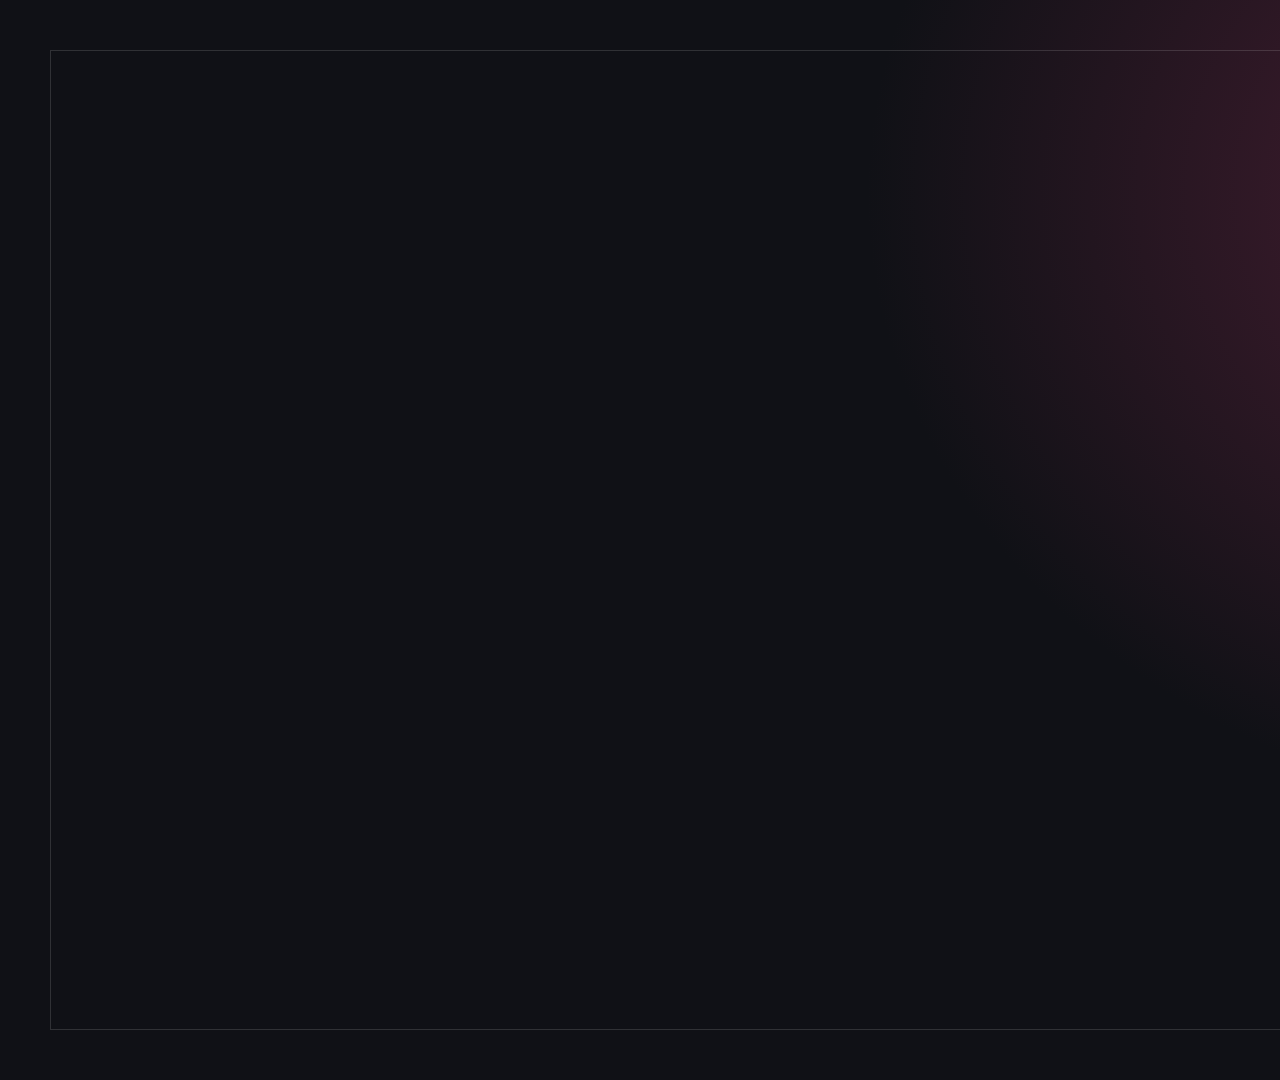
<file: motion/index.html>
<!doctype html>
<html lang="es">
<head>
<meta charset="utf-8">
<meta name="viewport" content="width=device-width,initial-scale=1">
<title>Ojo Crítico | Apertura de motion graphics (HyperFrames)</title>
<style>
*{box-sizing:border-box}body{margin:0;background:#0d0e14;color:#f4f1f4;font-family:Arial,Helvetica,sans-serif}#root{position:relative;width:1920px;height:1080px;overflow:hidden;background:radial-gradient(ellipse 900px 740px at 85% 18%,#4e1f35,transparent 85%),#101116}#root:after{position:absolute;content:'';inset:50px;border:1px solid #fff2;pointer-events:none}.accent{position:absolute;left:110px;top:105px;font-size:28px;font-weight:700;letter-spacing:8px;color:#ff6a7f}.wordmark{position:absolute;left:120px;top:265px;font-size:180px;line-height:.91;font-weight:900;letter-spacing:-10px;text-transform:uppercase}.wordmark span{color:#ff4b62}.rule{position:absolute;left:120px;top:710px;height:4px;width:1650px;background:#ff596b;transform-origin:left}.subtitle{position:absolute;left:120px;top:760px;font:italic 64px/1.25 Georgia,serif;color:#efd8dd}.label{position:absolute;right:150px;bottom:122px;letter-spacing:5px;font-size:24px;color:#d4b8c1}.halo{position:absolute;right:-185px;top:-200px;width:780px;height:780px;border:2px solid #ff5e7340;border-radius:50%;box-shadow:0 0 0 90px #ff5e7308,0 0 0 200px #ff5e7306}.foot{position:absolute;left:120px;bottom:115px;font-size:23px;letter-spacing:4px;color:#a9a6af}.clip{position:absolute;inset:0}.sr{position:absolute;bottom:22px;left:50px;font-size:18px;color:#9694a0}
</style>
</head>
<body>
<div id="root" data-composition-id="ojo-critico-intro" data-start="0" data-duration="8" data-width="1920" data-height="1080">
<section class="clip" data-start="0" data-duration="8" data-track-index="0" aria-label="Introducción del especial">
<div class="halo" id="halo"></div>
<div class="accent" id="topline">ESPECIAL INTERACTIVO · LIMA 2026</div>
<div class="wordmark" id="title">OJO<br><span>CRÍTICO.</span></div>
<div class="rule" id="rule"></div>
<div class="subtitle" id="subtitle">Mirar de frente lo que otros callan</div>
<div class="foot" id="foot">HISTORIAS  /  ENTREVISTAS  /  DATOS</div>
<div class="label" id="label">PERIODISMO QUE PREGUNTA</div>
</section>
</div>
<script src="https://cdn.jsdelivr.net/npm/gsap@3/dist/gsap.min.js"></script>
<script>
// Composition contract taken from the public HyperFrames documentation.
// The timed GSAP sequence is seekable and suitable for HyperFrames CLI rendering.
window.__timelines=window.__timelines||{};
if(window.gsap){
const tl=gsap.timeline({paused:true});
tl.fromTo('#halo',{scale:.75,opacity:0},{scale:1.12,opacity:1,duration:2.6,ease:'power2.out'},0)
  .from('#topline',{y:-30,opacity:0,duration:.65,ease:'power3.out'},.3)
  .from('#title',{y:130,opacity:0,duration:1.2,ease:'power4.out'},.6)
  .from('#rule',{scaleX:0,duration:.9,ease:'power3.inOut'},1.35)
  .from('#subtitle',{y:35,opacity:0,duration:1.0,ease:'power3.out'},1.75)
  .from('#foot',{opacity:0,y:20,duration:.8},2.7)
  .from('#label',{opacity:0,x:60,duration:.9},3.1)
  .to('#title',{x:14,duration:2.1,ease:'sine.inOut'},4.5)
  .to('#halo',{scale:1.3,duration:3,ease:'sine.out'},4.7)
  .to('#title,#topline,#subtitle,#foot,#label,#rule',{opacity:0,duration:.8},7.1);
window.__timelines['ojo-critico-intro']=tl;
} else {document.body.insertAdjacentHTML('beforeend','<p class="sr">Vista estática disponible. Para la animación instala GSAP / ejecuta HyperFrames.</p>')}
</script>
</body>
</html>
</file>
<file: assets/interview-backgrounds.css>
/* Fondos referenciales generados con IA para las entrevistas. */
.interview-art[data-profile="0"]{--interview-photo:url("[data-uri]")}
.interview-art[data-profile="1"]{--interview-photo:url("[data-uri]")}
.interview-art[data-profile="2"]{--interview-photo:url("[data-uri]")}
.interview-art{background-image:linear-gradient(180deg,rgba(245,240,225,.94) 0%,rgba(245,240,225,.78) 28%,rgba(245,240,225,.06) 65%),var(--interview-photo)!important;background-size:cover!important;background-position:center!important;min-height:520px!important;justify-content:flex-start!important;position:relative}.interview-art .quote{display:none}.interview-art h3{color:#172c29!important;z-index:1;margin:20px 0!important;text-shadow:0 1px 8px #f6f4ec66}.interview-reference{position:absolute;bottom:16px;left:20px;right:20px;font-size:9px;letter-spacing:.08em;color:#fff;background:#172c29c9;padding:6px 9px;max-width:max-content;border-radius:3px}@media(max-width:800px){.interview-art{min-height:350px!important;background-position:center 45%!important}.interview-art h3{max-width:400px;font-size:30px}}
</file>
